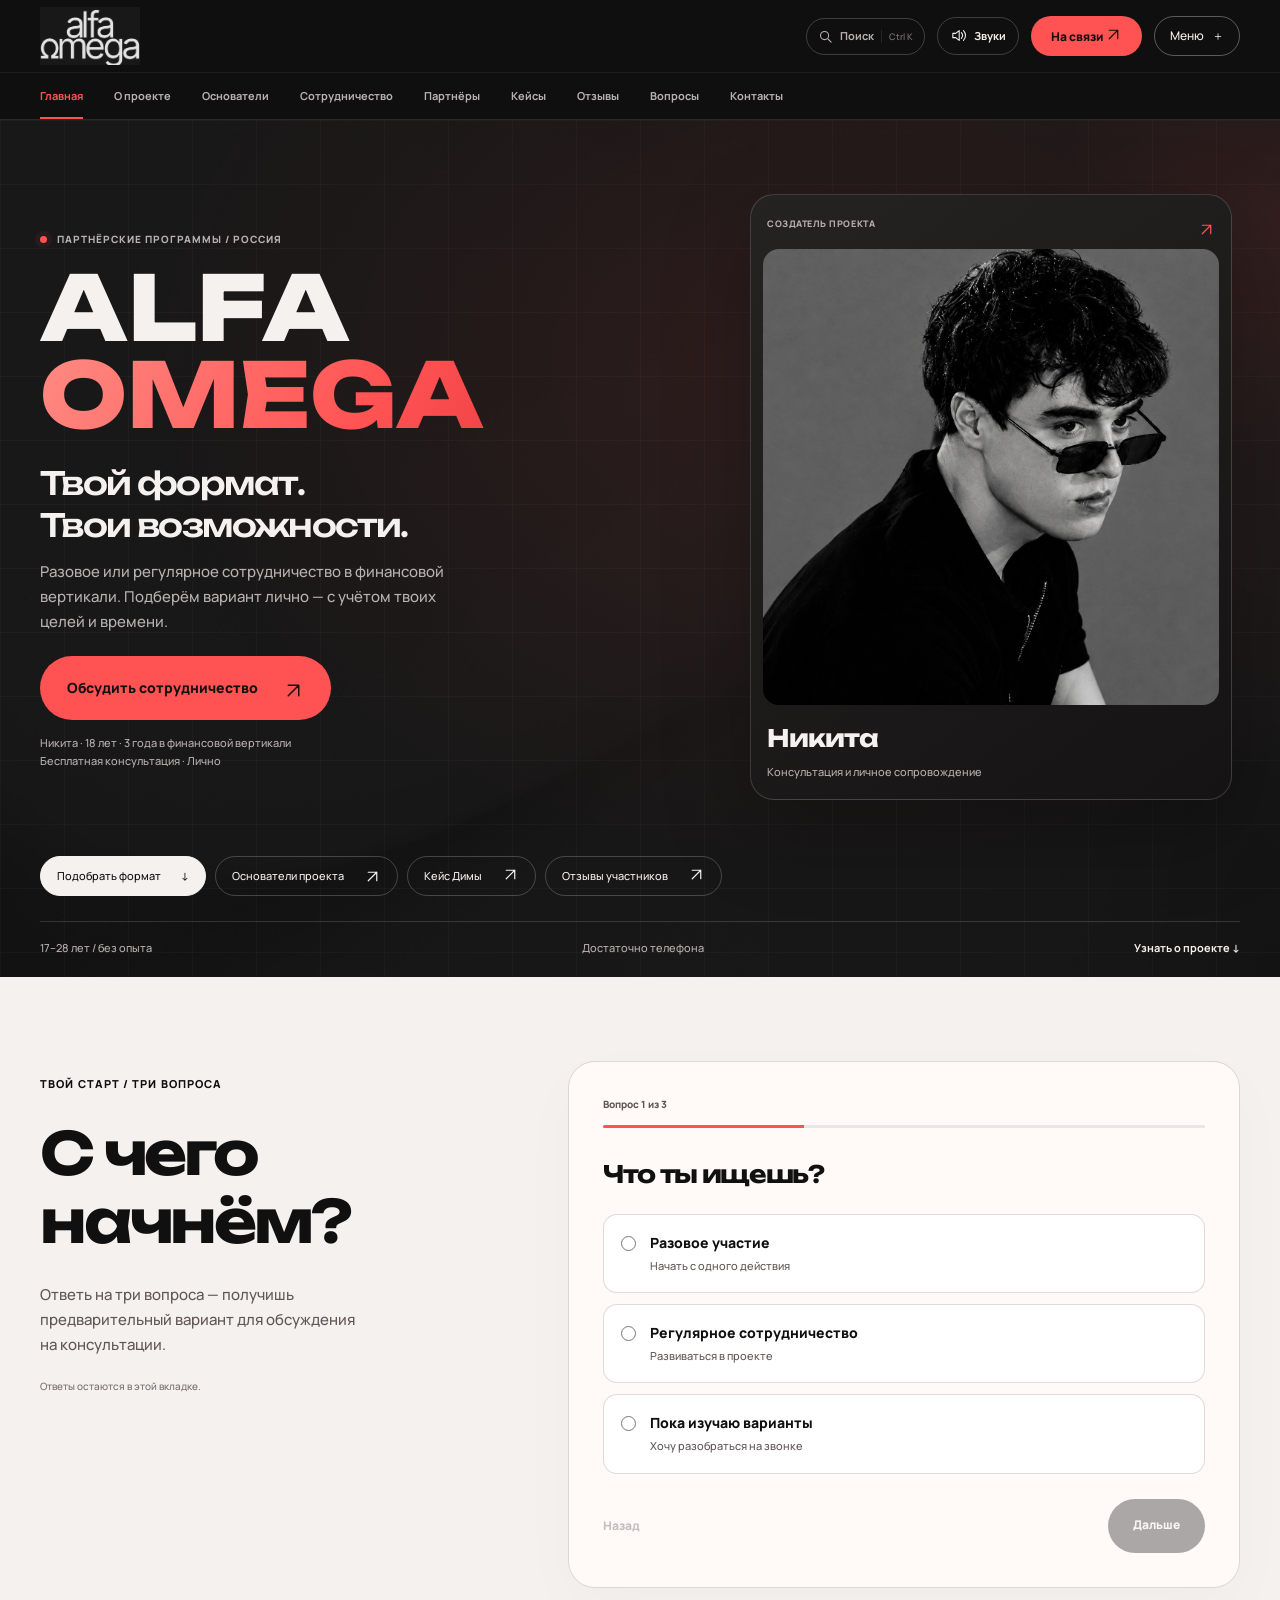
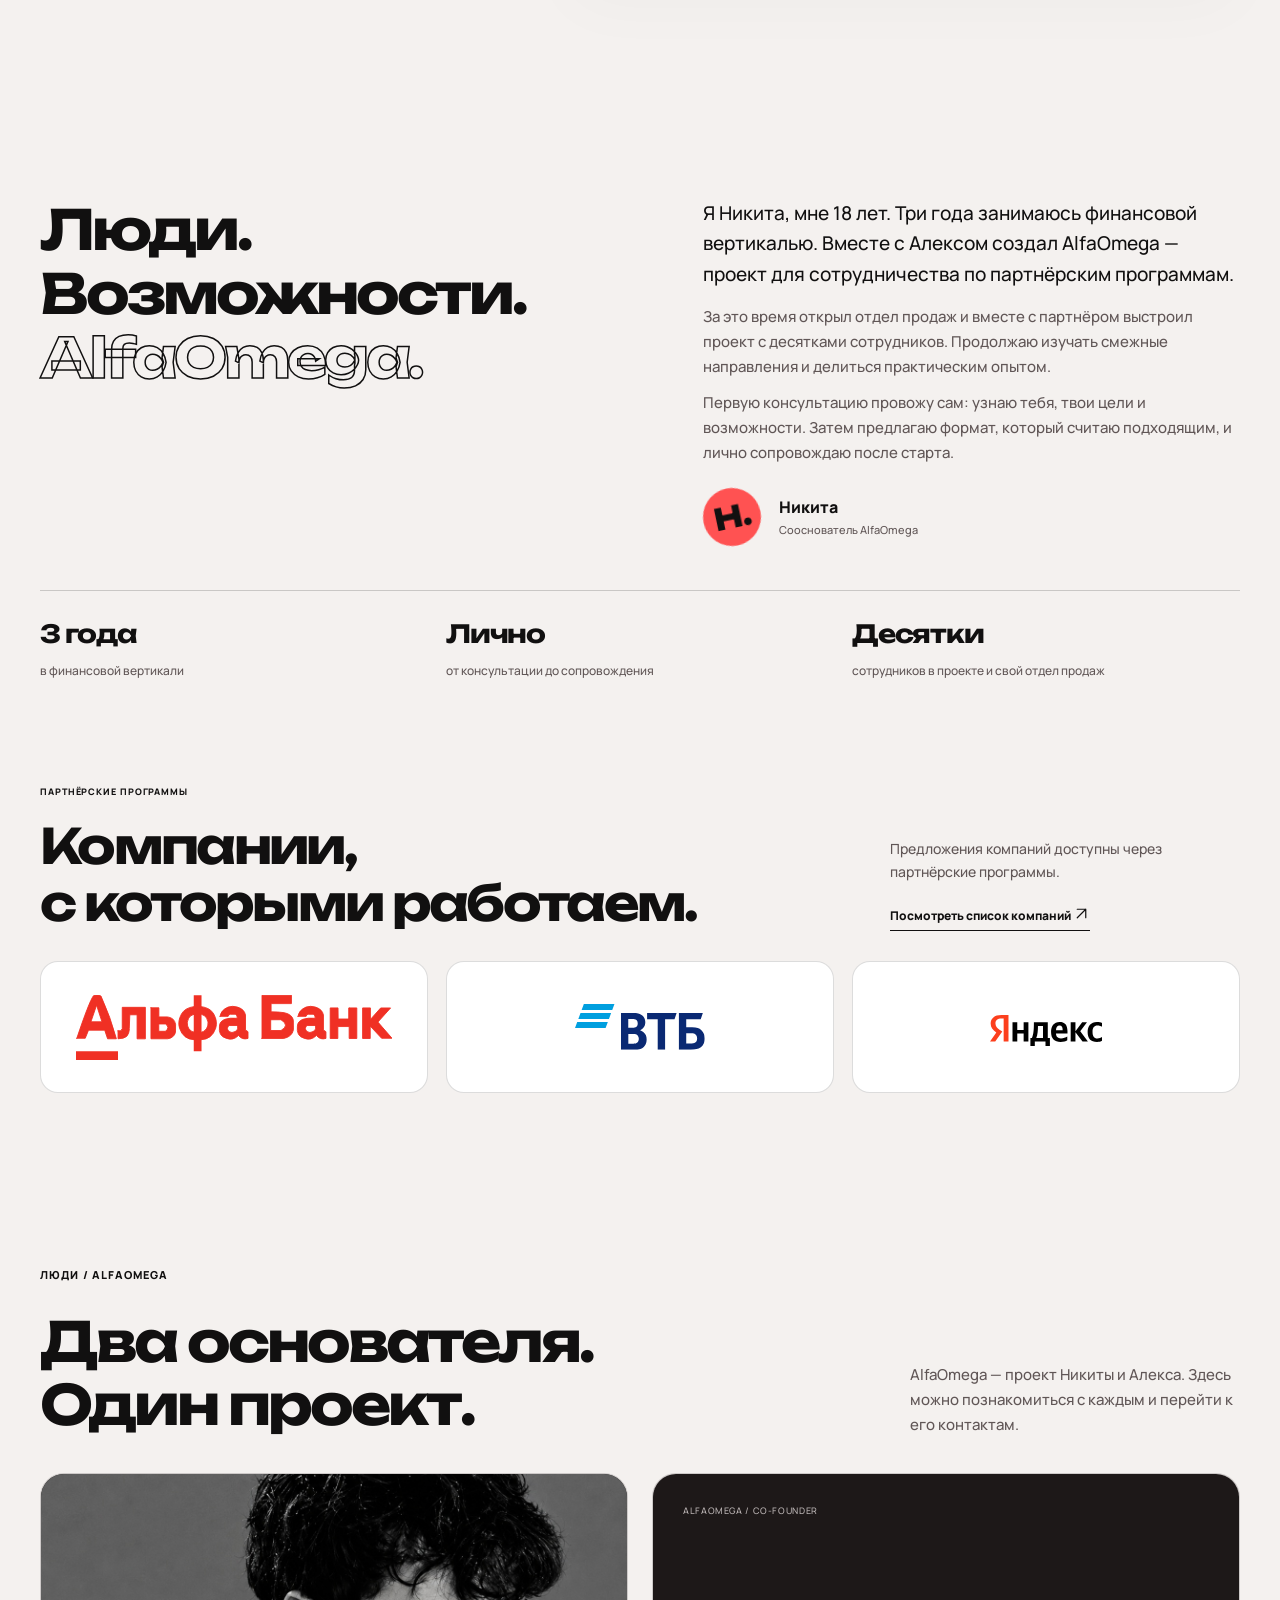
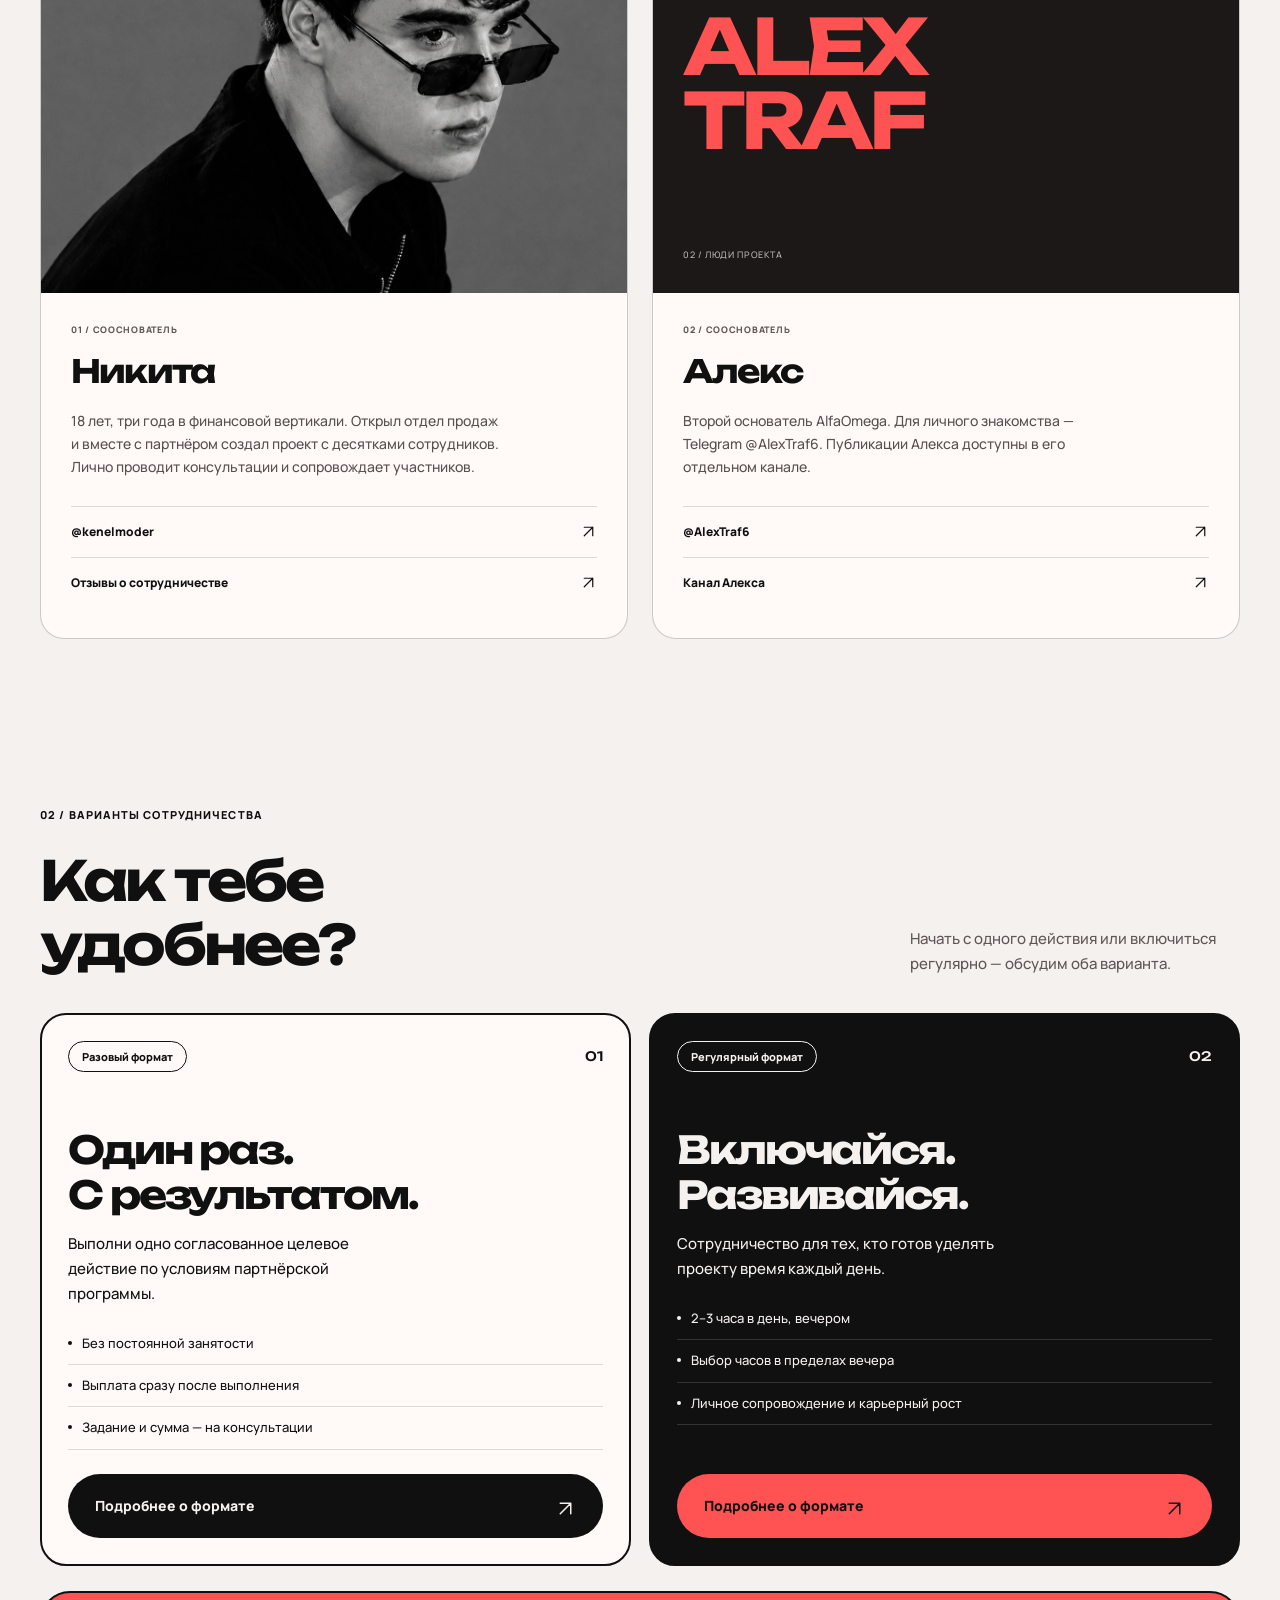
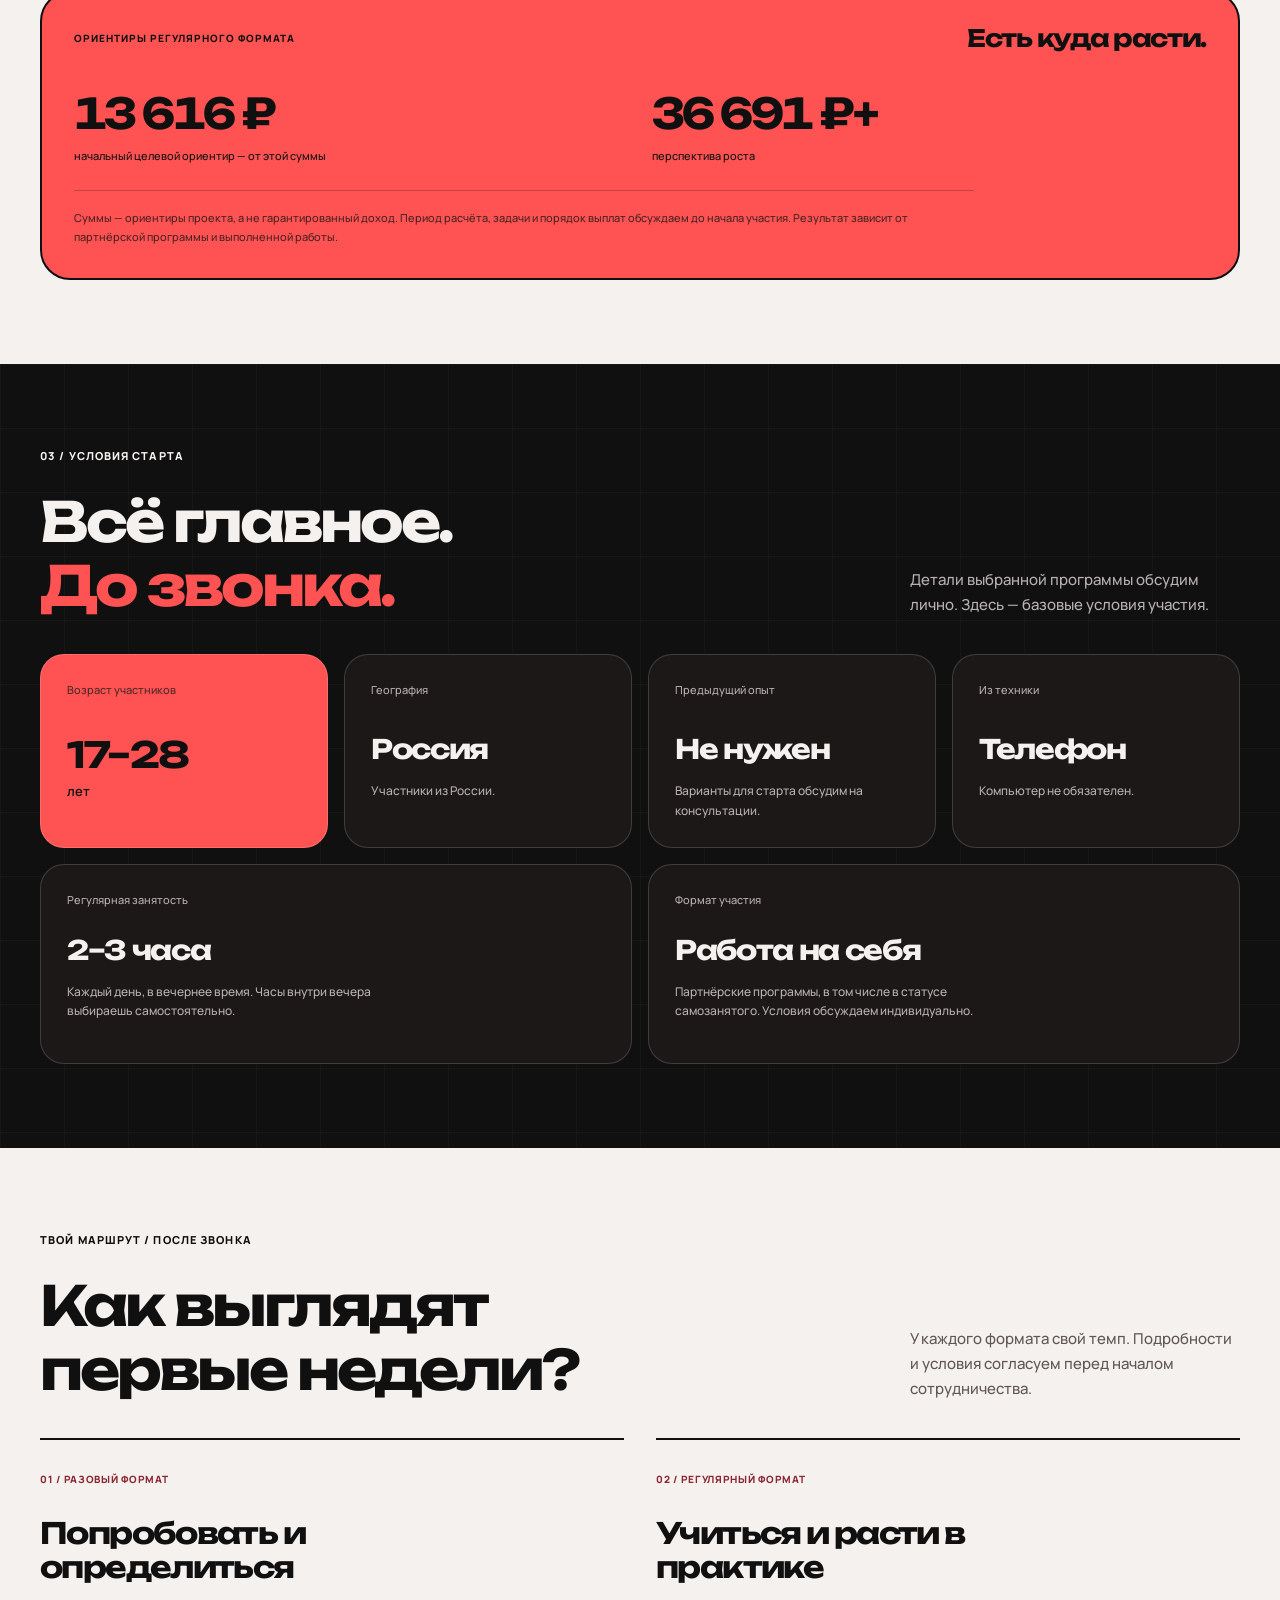
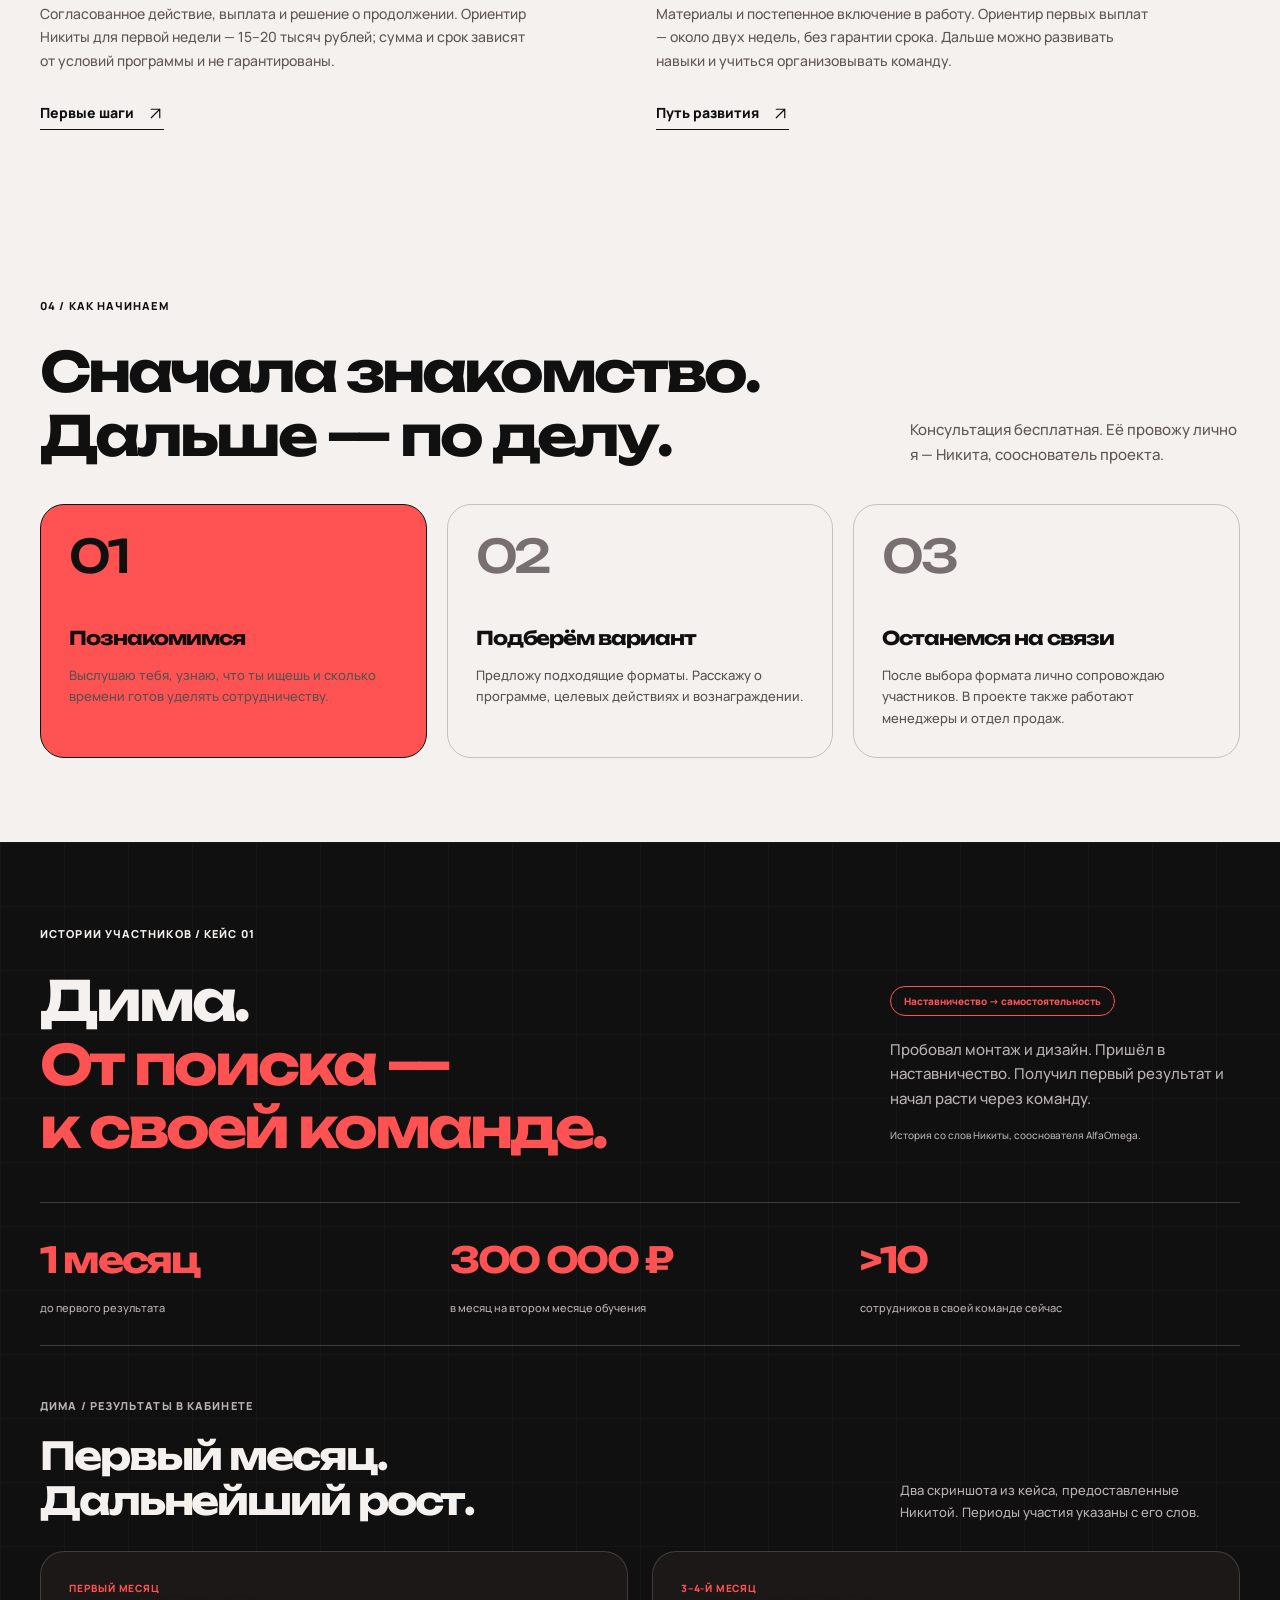
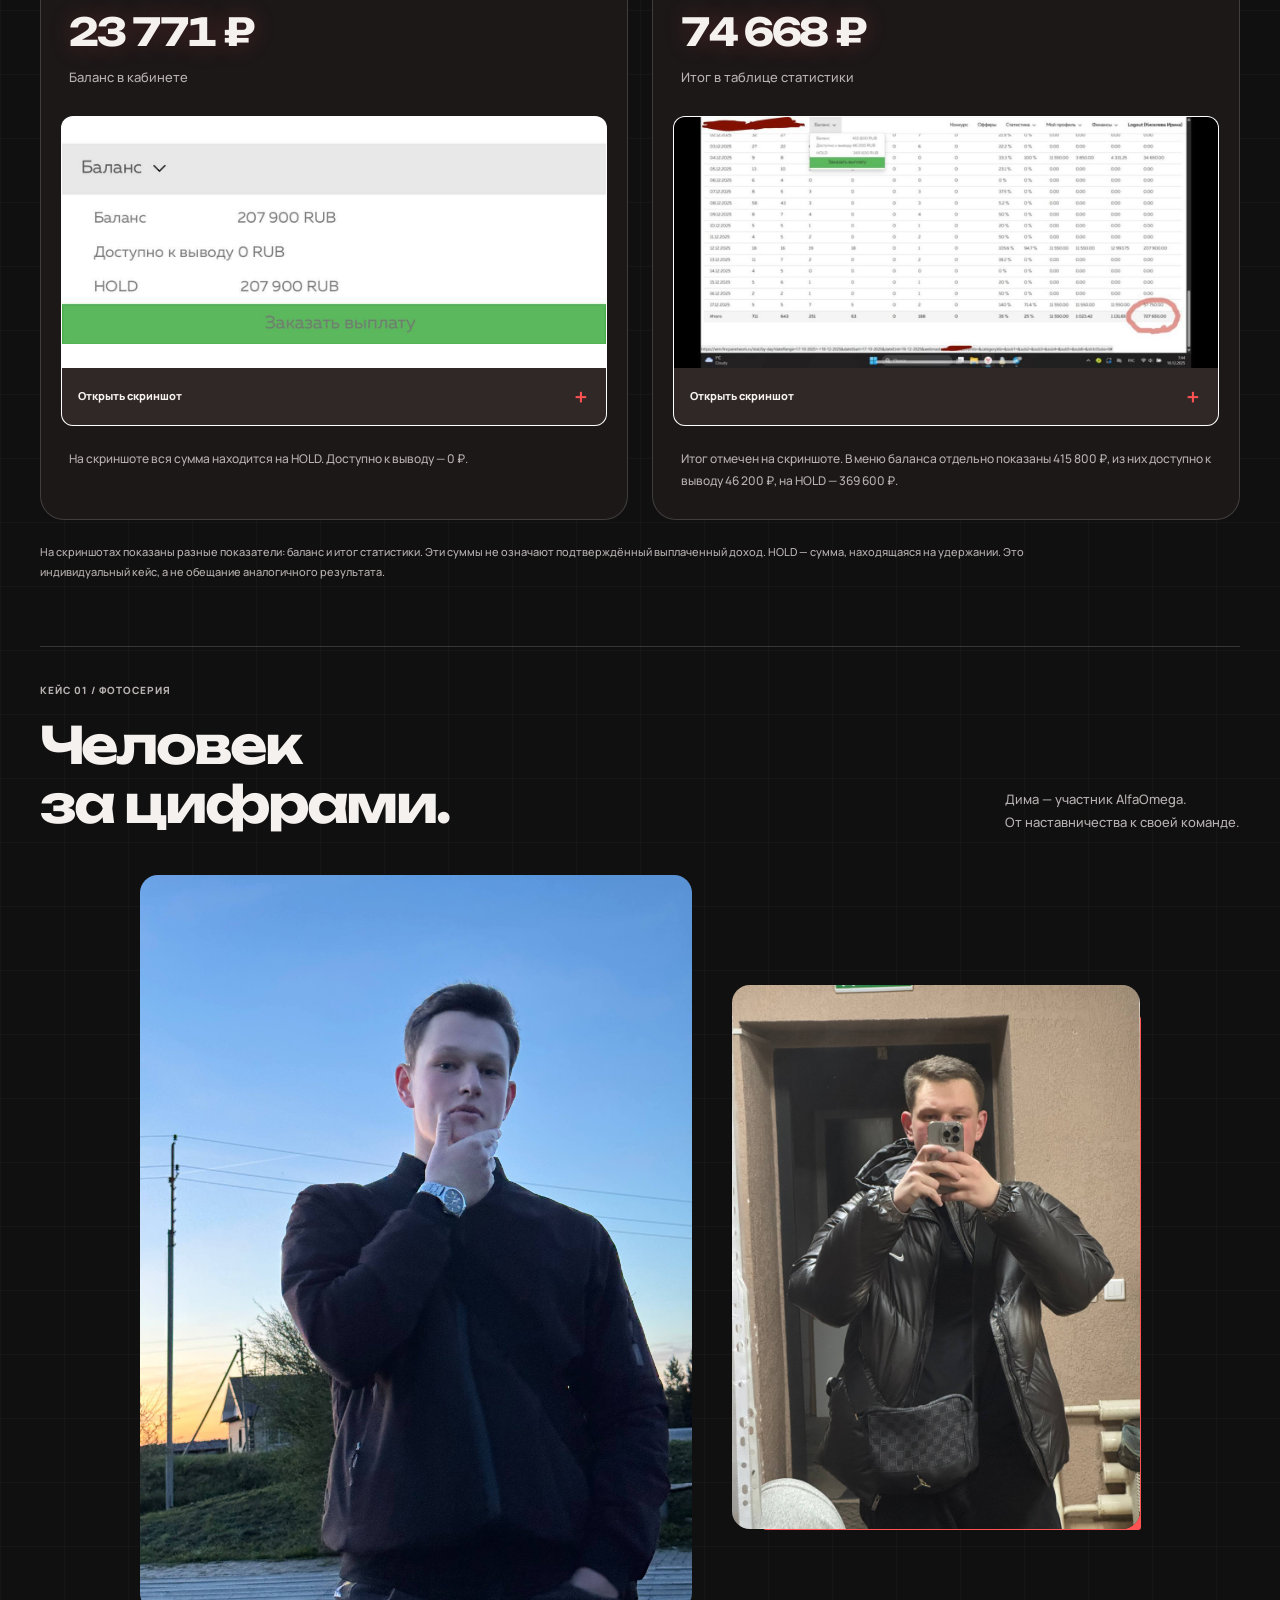
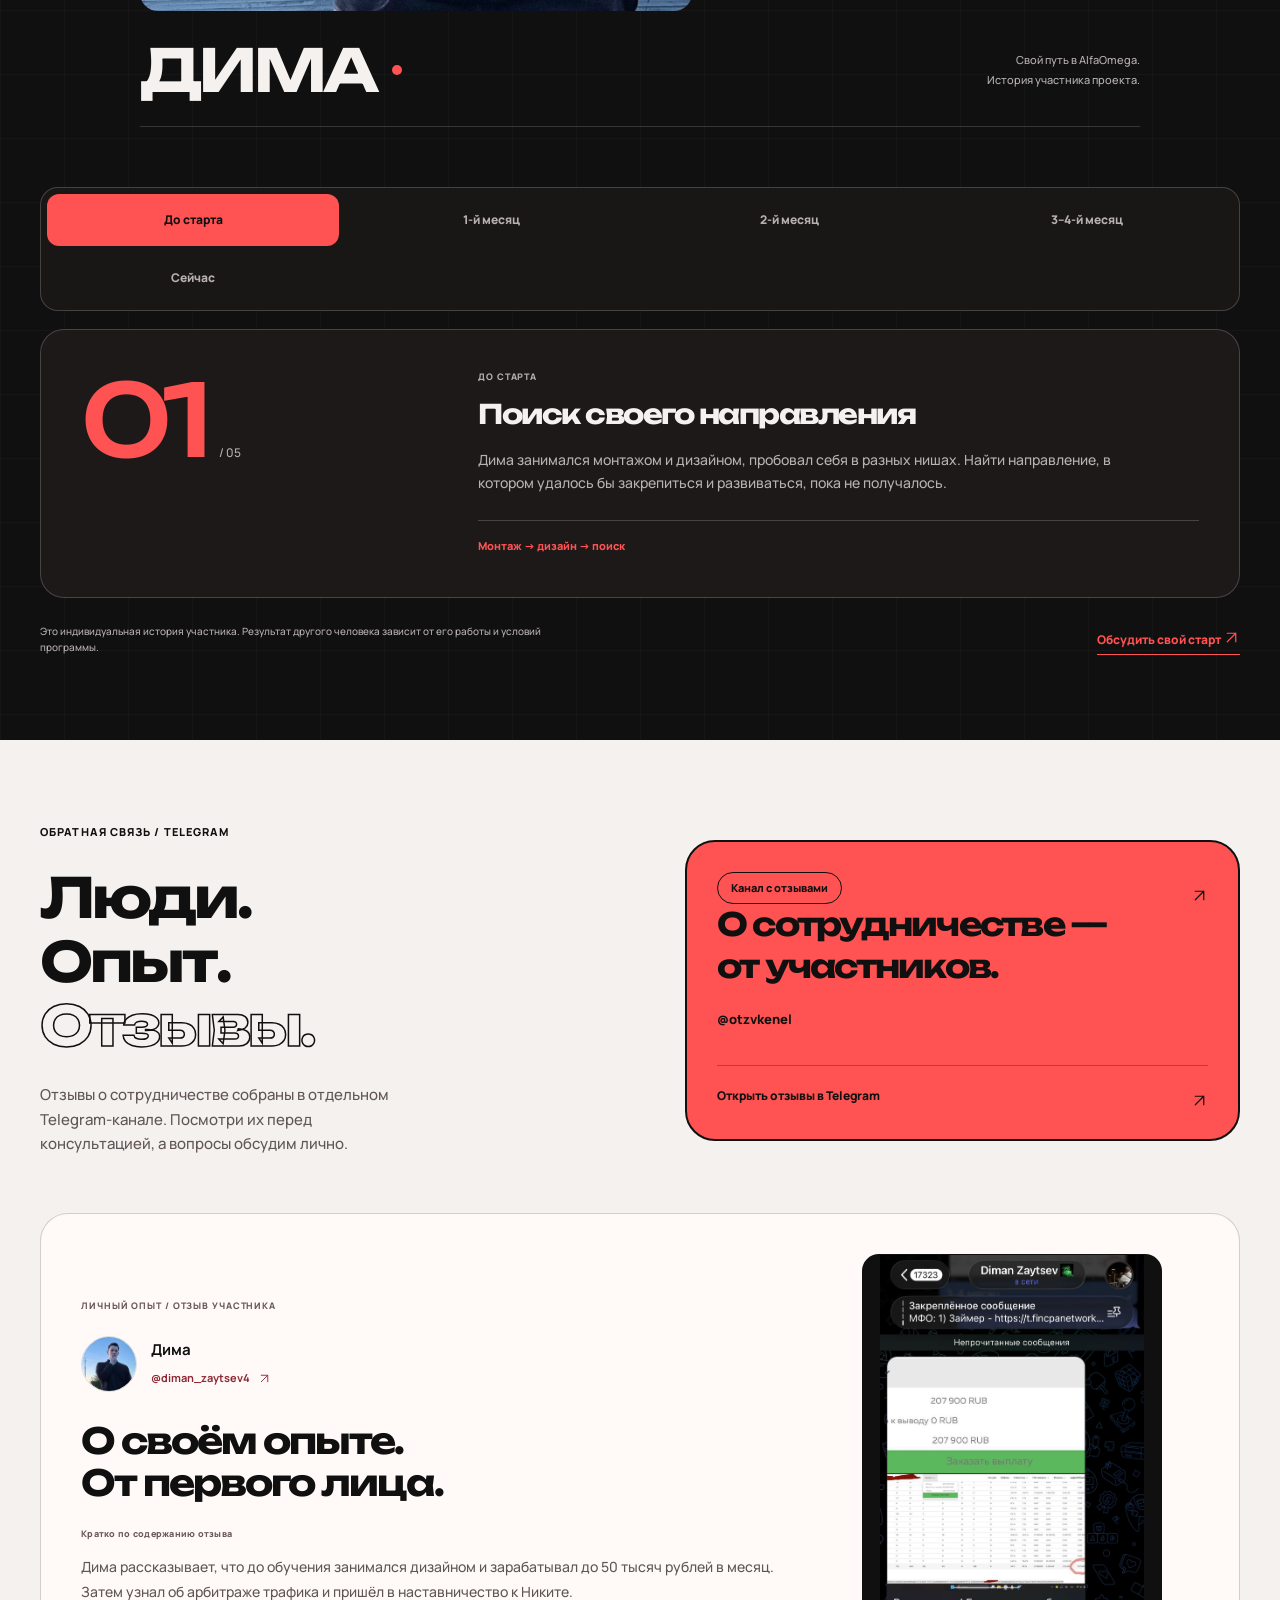
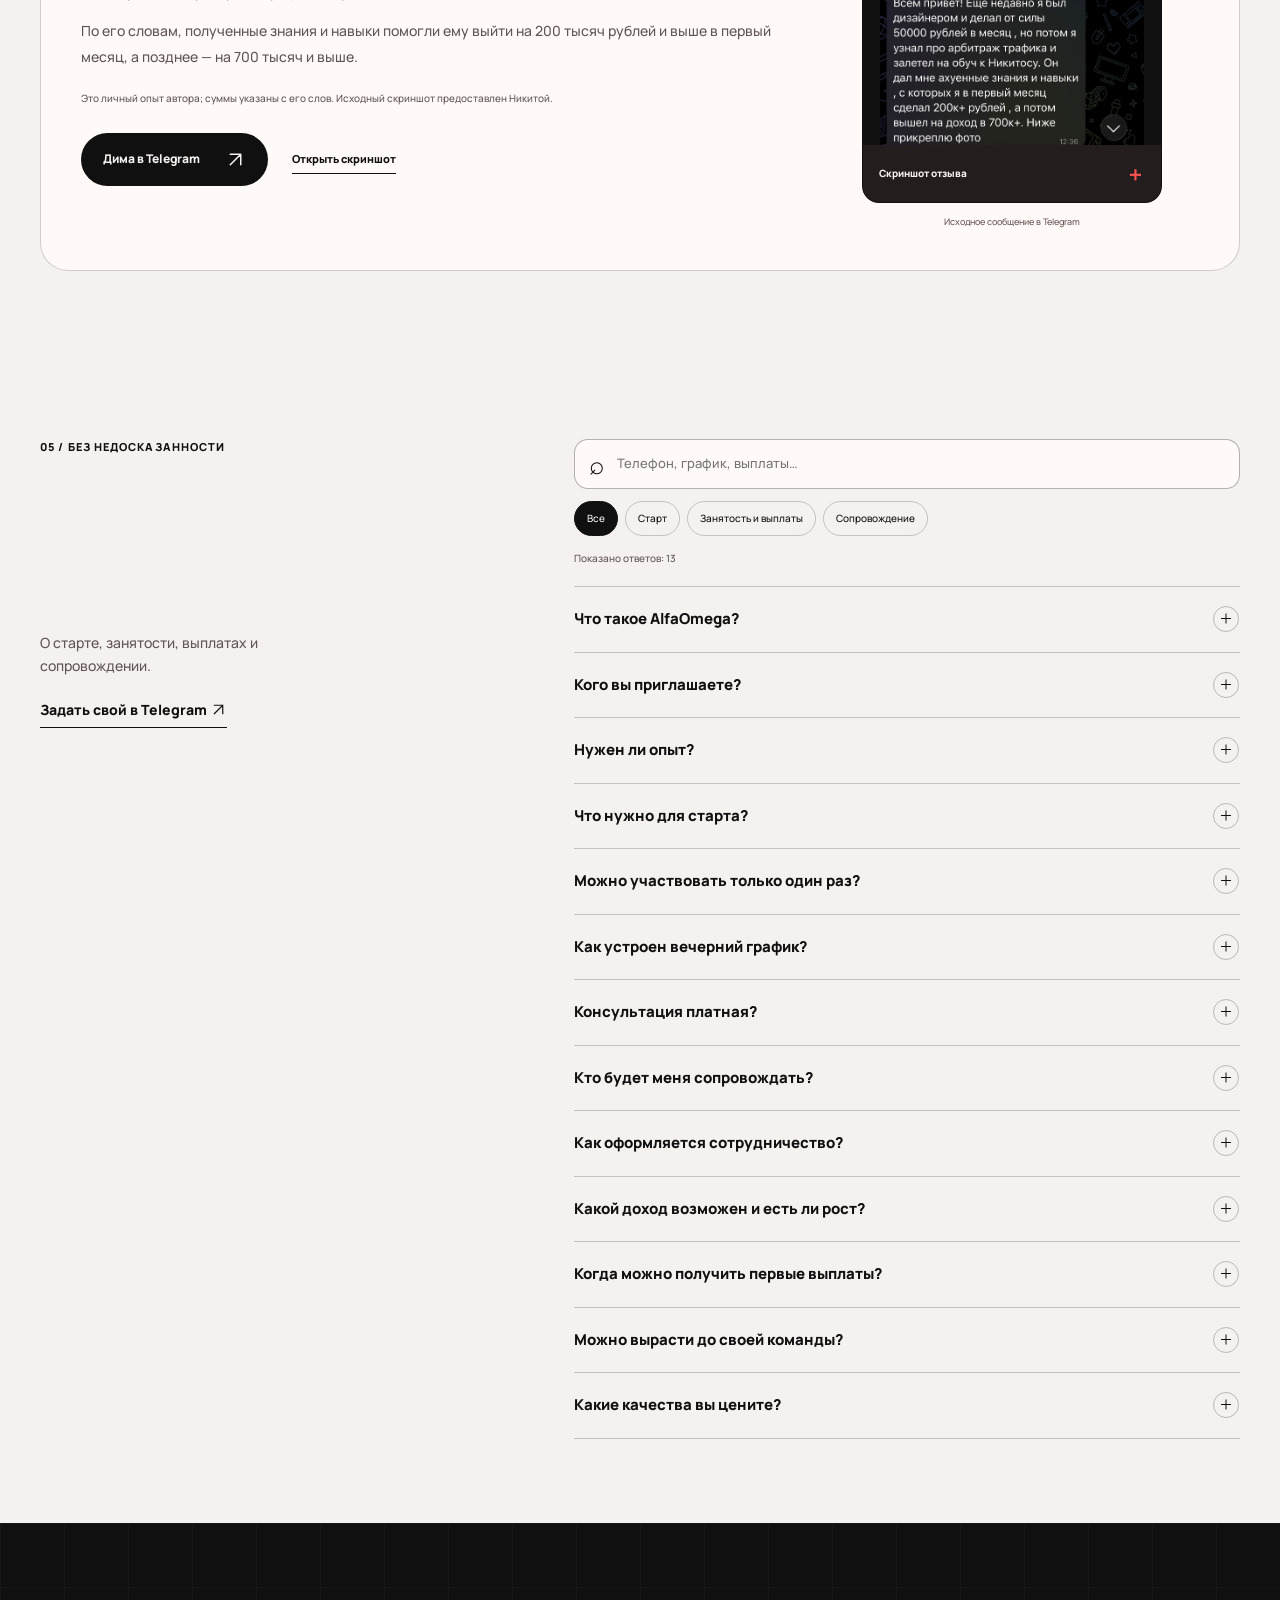
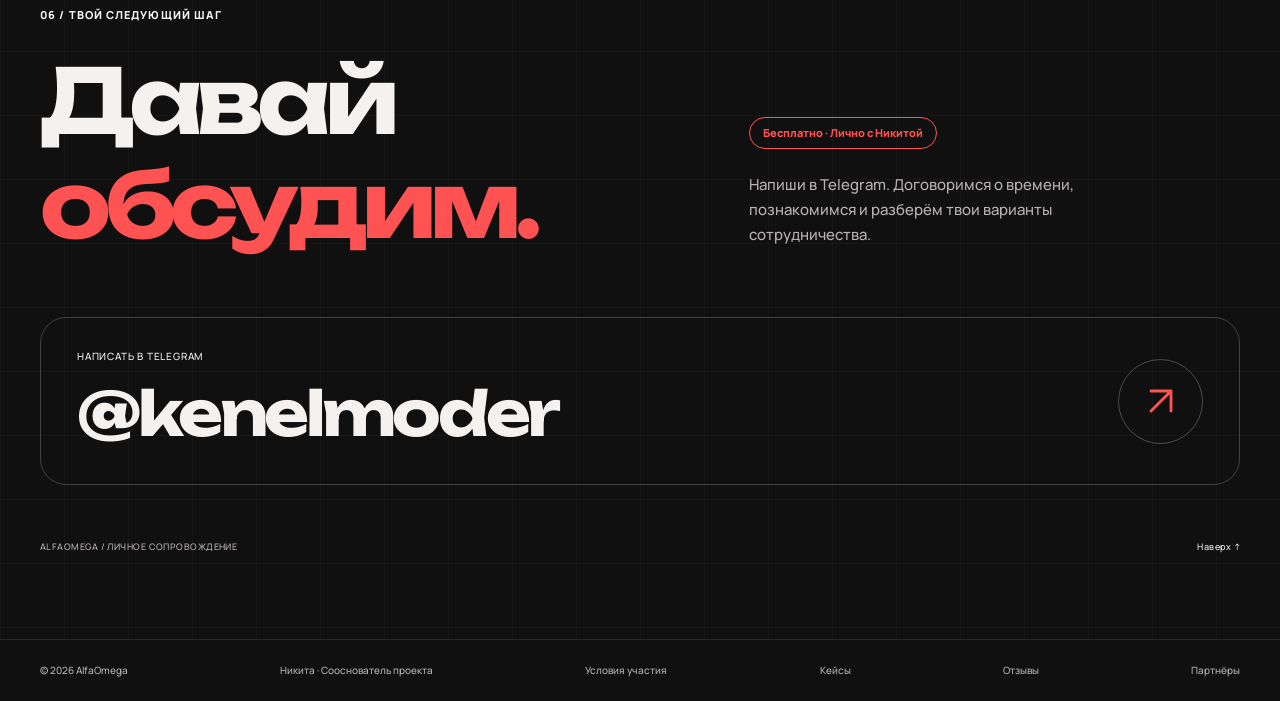
<file: index.html>
<!doctype html>
<html lang="ru">
<head>
  <meta charset="utf-8">
  <meta name="viewport" content="width=device-width, initial-scale=1">
  <meta name="robots" content="index, follow, max-image-preview:large">
  <meta name="theme-color" content="#111010">
  <title>AlfaOmega (Альфа Омега) — Никита | Сотрудничество</title>
  <meta name="description" content="AlfaOmega (Альфа Омега) — проект Никиты и Алекса в финансовой вертикали. Разовое и регулярное сотрудничество, личное сопровождение и бесплатная консультация.">
  <link rel="canonical" href="https://alfaomega-nikita.sandyplume1025.chatgpt.site/">
  <link rel="icon" href="assets/alfaomega-logo.jpeg" type="image/jpeg">
  <link rel="preload" href="assets/nikita.jpeg" as="image">
  <link rel="preload" href="assets/manrope-variable.ttf" as="font" type="font/ttf" crossorigin>
  <link rel="stylesheet" href="styles.css?v=22">
  <script src="site.js?v=20" defer></script>
  <script src="sounds.js?v=20" defer></script>
  <script src="experience.js?v=20" defer></script>
  <meta property="og:type" content="website">
  <meta property="og:locale" content="ru_RU">
  <meta property="og:title" content="AlfaOmega (Альфа Омега) — Никита | Сотрудничество">
  <meta property="og:description" content="AlfaOmega (Альфа Омега) — проект Никиты и Алекса в финансовой вертикали. Разовое и регулярное сотрудничество, личное сопровождение и бесплатная консультация.">
  <meta property="og:url" content="https://alfaomega-nikita.sandyplume1025.chatgpt.site/">
  <meta property="og:image" content="https://alfaomega-nikita.sandyplume1025.chatgpt.site/assets/nikita.jpeg">
  <meta property="og:image:alt" content="Никита, создатель AlfaOmega">
  <meta name="twitter:card" content="summary">
  <script type="application/ld+json">
{
  "@context": "https://schema.org",
  "@graph": [
    {
      "@type": "WebSite",
      "@id": "https://alfaomega-nikita.sandyplume1025.chatgpt.site/#website",
      "url": "https://alfaomega-nikita.sandyplume1025.chatgpt.site/",
      "name": "AlfaOmega",
      "alternateName": [
        "Альфа Омега",
        "АльфаОмега"
      ],
      "inLanguage": "ru-RU",
      "publisher": {
        "@id": "https://alfaomega-nikita.sandyplume1025.chatgpt.site/#project"
      }
    },
    {
      "@type": "Organization",
      "@id": "https://alfaomega-nikita.sandyplume1025.chatgpt.site/#project",
      "name": "AlfaOmega",
      "alternateName": [
        "Альфа Омега",
        "АльфаОмега"
      ],
      "url": "https://alfaomega-nikita.sandyplume1025.chatgpt.site/",
      "description": "Проект в финансовой вертикали. Сотрудничество по партнёрским программам.",
      "logo": "https://alfaomega-nikita.sandyplume1025.chatgpt.site/assets/alfaomega-logo.jpeg",
      "founder": [
        {
          "@id": "https://alfaomega-nikita.sandyplume1025.chatgpt.site/#nikita"
        },
        {
          "@id": "https://alfaomega-nikita.sandyplume1025.chatgpt.site/#alex"
        }
      ]
    },
    {
      "@type": "Person",
      "@id": "https://alfaomega-nikita.sandyplume1025.chatgpt.site/#nikita",
      "name": "Никита",
      "jobTitle": "Сооснователь AlfaOmega",
      "url": "https://alfaomega-nikita.sandyplume1025.chatgpt.site/",
      "image": "https://alfaomega-nikita.sandyplume1025.chatgpt.site/assets/nikita.jpeg",
      "sameAs": [
        "https://t.me/kenelmoder"
      ],
      "affiliation": {
        "@id": "https://alfaomega-nikita.sandyplume1025.chatgpt.site/#project"
      }
    },
    {
      "@type": "Person",
      "@id": "https://alfaomega-nikita.sandyplume1025.chatgpt.site/#alex",
      "name": "Алекс",
      "jobTitle": "Сооснователь AlfaOmega",
      "url": "https://alfaomega-nikita.sandyplume1025.chatgpt.site/founders.html",
      "sameAs": [
        "https://t.me/AlexTraf6",
        "https://t.me/+PCmVGvibhLFiMDhi"
      ],
      "affiliation": {
        "@id": "https://alfaomega-nikita.sandyplume1025.chatgpt.site/#project"
      }
    },
    {
      "@type": "WebPage",
      "@id": "https://alfaomega-nikita.sandyplume1025.chatgpt.site/#webpage",
      "url": "https://alfaomega-nikita.sandyplume1025.chatgpt.site/",
      "name": "AlfaOmega (Альфа Омега) — Никита | Сотрудничество",
      "description": "AlfaOmega (Альфа Омега) — проект Никиты и Алекса в финансовой вертикали. Разовое и регулярное сотрудничество, личное сопровождение и бесплатная консультация.",
      "inLanguage": "ru-RU",
      "isPartOf": {
        "@id": "https://alfaomega-nikita.sandyplume1025.chatgpt.site/#website"
      },
      "about": [
        {
          "@id": "https://alfaomega-nikita.sandyplume1025.chatgpt.site/#project"
        },
        {
          "@id": "https://alfaomega-nikita.sandyplume1025.chatgpt.site/#nikita"
        }
      ]
    }
  ]
}
</script>
  <script src="motion.js?v=22" defer></script>
</head>
<body class="home-page"><div class="transition-screen" aria-hidden="true"></div><div class="reading-progress" aria-hidden="true"></div>
<a class="skip-link" href="#main">Перейти к содержимому</a>
<div class="header-shell" id="top"><header class="header wrap">
<a class="wordmark" href="#top" aria-label="AlfaOmega — в начало"><span class="logo-crop"><img src="assets/alfaomega-logo.jpeg" width="1206" height="1124" alt="AlfaOmega"></span></a>
<nav class="desktop-nav" aria-label="Основная навигация"><a href="index.html" aria-current="page">Главная</a><a href="about.html">О проекте</a><a href="founders.html">Основатели</a><a href="cooperation.html">Сотрудничество</a><a href="partners.html">Партнёры</a><a href="cases.html">Кейсы</a><a href="reviews.html">Отзывы</a><a href="faq.html">Вопросы</a><a href="contact.html">Контакты</a></nav>
<div class="header-actions"><button type="button" class="quick-search-toggle" aria-label="Поиск по сайту" aria-haspopup="dialog" aria-controls="quick-navigation" hidden><svg viewBox="0 0 24 24" fill="none" aria-hidden="true"><circle cx="10.5" cy="10.5" r="6.5"/><path d="m16 16 5 5"/></svg><span>Поиск</span><kbd>⌘ K</kbd></button><button class="sfx-toggle" type="button" aria-pressed="true" aria-label="Выключить звуковые эффекты" title="Звуки интерфейса" hidden><svg viewBox="0 0 24 24" fill="none" aria-hidden="true"><path d="M4 9v6h4l5 4V5L8 9H4Z"/><path class="sfx-waves" d="M16 8a6 6 0 0 1 0 8M19 5a10 10 0 0 1 0 14"/><path class="sfx-muted" d="m16 9 6 6m-6 0 6-6"/></svg><span>Звуки</span></button><a class="header-telegram" href="https://t.me/kenelmoder" target="_blank" rel="noopener noreferrer">На связи <svg class="icon-arrow" viewBox="0 0 24 24" fill="none" aria-hidden="true"><path d="M6 18 18 6M6 6h12v12"/></svg></a><button class="menu-toggle" type="button" aria-expanded="false" aria-controls="mobile-navigation">Меню <span aria-hidden="true">＋</span></button></div></header><nav class="section-tabs" aria-label="Разделы сайта"><div class="wrap section-tabs-track"><a href="index.html" aria-current="page">Главная</a><a href="about.html">О проекте</a><a href="founders.html">Основатели</a><a href="cooperation.html">Сотрудничество</a><a href="partners.html">Партнёры</a><a href="cases.html">Кейсы</a><a href="reviews.html">Отзывы</a><a href="faq.html">Вопросы</a><a href="contact.html">Контакты</a></div></nav>
<nav class="mobile-nav" id="mobile-navigation" aria-label="Навигация для телефона" hidden><div class="wrap"><a href="index.html" aria-current="page">Главная<span aria-hidden="true">01</span></a><a href="about.html">О проекте<span aria-hidden="true">02</span></a><a href="founders.html">Основатели<span aria-hidden="true">03</span></a><a href="cooperation.html">Сотрудничество<span aria-hidden="true">04</span></a><a href="partners.html">Партнёры<span aria-hidden="true">05</span></a><a href="cases.html">Кейсы<span aria-hidden="true">06</span></a><a href="reviews.html">Отзывы<span aria-hidden="true">07</span></a><a href="faq.html">Вопросы<span aria-hidden="true">08</span></a><a href="contact.html">Контакты<span aria-hidden="true">09</span></a></div></nav></div>
<main id="main">
<section class="hero dark-grid" aria-labelledby="hero-title"><div class="wrap hero-layout">
<div class="hero-copy"><p class="eyebrow"><span class="status-dot"></span> ПАРТНЁРСКИЕ ПРОГРАММЫ / РОССИЯ</p><h1 id="hero-title">ALFA<span>OMEGA</span></h1><p class="hero-lead">Твой формат.<br>Твои возможности.</p><p class="hero-description">Разовое или регулярное сотрудничество в финансовой вертикали. Подберём вариант лично — с учётом твоих целей и времени.</p><a class="button button-lime" href="https://t.me/kenelmoder" target="_blank" rel="noopener noreferrer">Обсудить сотрудничество <span aria-hidden="true"><svg class="icon-arrow" viewBox="0 0 24 24" fill="none" aria-hidden="true"><path d="M6 18 18 6M6 6h12v12"/></svg></span></a><p class="hero-note">Никита · 18 лет · 3 года в финансовой вертикали<br>Бесплатная консультация · Лично</p></div>
<figure class="portrait-block"><div class="portrait-label"><span>СОЗДАТЕЛЬ ПРОЕКТА</span><span aria-hidden="true"><svg class="icon-arrow" viewBox="0 0 24 24" fill="none" aria-hidden="true"><path d="M6 18 18 6M6 6h12v12"/></svg></span></div><img class="portrait" src="assets/nikita.jpeg" width="640" height="640" fetchpriority="high" alt="Никита, сооснователь AlfaOmega"><figcaption><strong>Никита</strong><span>Консультация и личное сопровождение</span></figcaption></figure>
<div class="hero-explore"><a class="hero-picker-link" href="#format-picker">Подобрать формат <span aria-hidden="true">↓</span></a><a href="founders.html">Основатели проекта <svg class="icon-arrow" viewBox="0 0 24 24" fill="none" aria-hidden="true"><path d="M6 18 18 6M6 6h12v12"/></svg></a><a href="cases.html">Кейс Димы <span aria-hidden="true"><svg class="icon-arrow" viewBox="0 0 24 24" fill="none" aria-hidden="true"><path d="M6 18 18 6M6 6h12v12"/></svg></span></a><a href="reviews.html">Отзывы участников <span aria-hidden="true"><svg class="icon-arrow" viewBox="0 0 24 24" fill="none" aria-hidden="true"><path d="M6 18 18 6M6 6h12v12"/></svg></span></a></div><div class="hero-bottom"><span>17–28 лет / без опыта</span><span>Достаточно телефона</span><a href="#project">Узнать о проекте ↓</a></div></div></section>
<section class="format-picker section light" id="format-picker" aria-labelledby="picker-title"><div class="wrap picker-layout"><div class="picker-intro"><p class="section-label">ТВОЙ СТАРТ / ТРИ ВОПРОСА</p><h2 id="picker-title">С чего<br> начнём?</h2><p>Ответь на три вопроса — получишь предварительный вариант для обсуждения на консультации.</p><span>Ответы остаются в этой вкладке.</span></div><div class="picker-card"><form class="picker-form"><div class="picker-progress" hidden><span class="picker-step-label" aria-live="polite"></span><div><span></span></div></div><fieldset data-picker-step="0"><legend>Что ты ищешь?</legend><div class="picker-options"><label class="picker-option"><input type="radio" name="goal" value="once"><span><strong>Разовое участие</strong><small>Начать с одного действия</small></span></label><label class="picker-option"><input type="radio" name="goal" value="regular"><span><strong>Регулярное сотрудничество</strong><small>Развиваться в проекте</small></span></label><label class="picker-option"><input type="radio" name="goal" value="explore"><span><strong>Пока изучаю варианты</strong><small>Хочу разобраться на звонке</small></span></label></div></fieldset><fieldset data-picker-step="1"><legend>Какой график подходит?</legend><div class="picker-options"><label class="picker-option"><input type="radio" name="time" value="one"><span><strong>Только разовое участие</strong><small>Без постоянной занятости</small></span></label><label class="picker-option"><input type="radio" name="time" value="evening"><span><strong>2–3 часа вечером</strong><small>Могу выделять время ежедневно</small></span></label><label class="picker-option"><input type="radio" name="time" value="unsure"><span><strong>График пока неясен</strong><small>Нужно обсудить возможности</small></span></label></div></fieldset><fieldset data-picker-step="2"><legend>С каким опытом начинаешь?</legend><div class="picker-options"><label class="picker-option"><input type="radio" name="experience" value="new"><span><strong>Без опыта</strong><small>Хочу попробовать новое направление</small></span></label><label class="picker-option"><input type="radio" name="experience" value="some"><span><strong>Опыт уже есть</strong><small>Расскажу о нём на консультации</small></span></label><label class="picker-option"><input type="radio" name="experience" value="talk"><span><strong>Сначала познакомимся</strong><small>Предпочитаю обсудить лично</small></span></label></div></fieldset><div class="picker-controls" hidden><button type="button" class="picker-back">Назад</button><button type="button" class="button button-dark picker-next" disabled>Дальше <span aria-hidden="true">→</span></button></div></form><div class="picker-result" hidden><p class="section-label">ВАРИАНТ ДЛЯ ОБСУЖДЕНИЯ</p><h3 class="picker-result-title"></h3><p class="picker-result-description"></p><p class="picker-result-note">Окончательный формат и условия определим на личной консультации.</p><label class="picker-summary-label">Твои ответы<textarea class="picker-summary" rows="4" readonly></textarea></label><div class="picker-result-actions"><a class="button button-lime" href="https://t.me/kenelmoder" target="_blank" rel="noopener noreferrer">Обсудить с Никитой <svg class="icon-arrow" viewBox="0 0 24 24" fill="none" aria-hidden="true"><path d="M6 18 18 6M6 6h12v12"/></svg></a><button type="button" class="picker-copy">Скопировать ответы</button></div><p class="picker-copy-status" role="status"></p><button type="button" class="picker-restart">Изменить ответы</button></div><noscript><p>Обсуди подходящий формат с <a href="https://t.me/kenelmoder">Никитой в Telegram</a>.</p></noscript></div></div></section><section class="project section light" id="project" aria-labelledby="project-title"><div class="wrap"><p class="section-label">01 / ЗНАКОМСТВО</p><div class="project-layout"><div><h2 id="project-title">Люди.<br>Возможности.<br><span class="outline-word">AlfaOmega.</span></h2></div><div class="project-copy"><p class="lead">Я Никита, мне 18 лет. Три года занимаюсь финансовой вертикалью. Вместе с Алексом создал AlfaOmega — проект для сотрудничества по партнёрским программам.</p><p>За это время открыл отдел продаж и вместе с партнёром выстроил проект с десятками сотрудников. Продолжаю изучать смежные направления и делиться практическим опытом.</p><p>Первую консультацию провожу сам: узнаю тебя, твои цели и возможности. Затем предлагаю формат, который считаю подходящим, и лично сопровождаю после старта.</p><div class="signature"><span class="signature-symbol" aria-hidden="true">Н.</span><span>Никита<small>Сооснователь AlfaOmega</small></span></div></div></div><div class="facts-row"><div><strong>3 года</strong><span>в финансовой вертикали</span></div><div><strong>Лично</strong><span>от консультации до сопровождения</span></div><div><strong>Десятки</strong><span>сотрудников в проекте и свой отдел продаж</span></div></div></div></section><section class="partners-preview light" aria-labelledby="partners-preview-title"><div class="wrap"><div class="partners-preview-heading"><div><p class="section-label">ПАРТНЁРСКИЕ ПРОГРАММЫ</p><h2 id="partners-preview-title">Компании,<br>с которыми работаем.</h2></div><div><p>Предложения компаний доступны через партнёрские программы.</p><a class="text-link" href="partners.html">Посмотреть список компаний <svg class="icon-arrow" viewBox="0 0 24 24" fill="none" aria-hidden="true"><path d="M6 18 18 6M6 6h12v12"/></svg></a></div></div><div class="partner-preview-logos"><div><img src="assets/brands/alfa.svg" alt="Альфа-Банк" loading="lazy"></div><div><img src="assets/brands/vtb.svg" alt="ВТБ" loading="lazy"></div><a href="https://ya.ru/" target="_blank" rel="noopener noreferrer" aria-label="Яндекс — официальный сайт"><img src="assets/brands/yandex.svg" alt="Яндекс" loading="lazy"></a></div></div></section><section class="founders section light" id="founders" aria-labelledby="founders-title"><div class="wrap"><p class="section-label">ЛЮДИ / ALFAOMEGA</p><div class="section-heading"><h2 id="founders-title">Два основателя.<br>Один проект.</h2><p>AlfaOmega — проект Никиты и Алекса. Здесь можно познакомиться с каждым и перейти к его контактам.</p></div><div class="founder-grid"><article class="founder-card reveal"><div class="founder-visual"><img src="assets/nikita.jpeg" width="640" height="640" alt="Никита, сооснователь AlfaOmega" loading="lazy"></div><div class="founder-body"><span class="founder-number">01 / СООСНОВАТЕЛЬ</span><h3>Никита</h3><p>18 лет, три года в финансовой вертикали. Открыл отдел продаж и вместе с партнёром создал проект с десятками сотрудников. Лично проводит консультации и сопровождает участников.</p><div class="founder-links"><a href="https://t.me/kenelmoder" target="_blank" rel="noopener noreferrer">@kenelmoder <svg class="icon-arrow" viewBox="0 0 24 24" fill="none" aria-hidden="true"><path d="M6 18 18 6M6 6h12v12"/></svg></a><a href="https://t.me/otzvkenel" target="_blank" rel="noopener noreferrer">Отзывы о сотрудничестве <svg class="icon-arrow" viewBox="0 0 24 24" fill="none" aria-hidden="true"><path d="M6 18 18 6M6 6h12v12"/></svg></a></div></div></article><article class="founder-card founder-alex reveal"><div class="founder-wordmark" aria-hidden="true"><span>ALFAOMEGA / CO-FOUNDER</span><strong>ALEX<br>TRAF</strong><small>02 / ЛЮДИ ПРОЕКТА</small></div><div class="founder-body"><span class="founder-number">02 / СООСНОВАТЕЛЬ</span><h3>Алекс</h3><p>Второй основатель AlfaOmega. Для личного знакомства — Telegram @AlexTraf6. Публикации Алекса доступны в его отдельном канале.</p><div class="founder-links"><a href="https://t.me/AlexTraf6" target="_blank" rel="noopener noreferrer">@AlexTraf6 <svg class="icon-arrow" viewBox="0 0 24 24" fill="none" aria-hidden="true"><path d="M6 18 18 6M6 6h12v12"/></svg></a><a href="https://t.me/+PCmVGvibhLFiMDhi" target="_blank" rel="noopener noreferrer">Канал Алекса <svg class="icon-arrow" viewBox="0 0 24 24" fill="none" aria-hidden="true"><path d="M6 18 18 6M6 6h12v12"/></svg></a></div></div></article></div></div></section>
<section class="formats section light" id="formats" aria-labelledby="formats-title"><div class="wrap"><p class="section-label">02 / ВАРИАНТЫ СОТРУДНИЧЕСТВА</p><div class="section-heading"><h2 id="formats-title">Как тебе<br>удобнее?</h2><p>Начать с одного действия или включиться регулярно — обсудим оба варианта.</p></div><div class="offers">
<article class="offer offer-once reveal"><div class="offer-top"><span class="pill">Разовый формат</span><span class="card-index">01</span></div><h3>Один раз.<br>С результатом.</h3><p>Выполни одно согласованное целевое действие по условиям партнёрской программы.</p><ul class="offer-list"><li>Без постоянной занятости</li><li>Выплата сразу после выполнения</li><li>Задание и сумма — на консультации</li></ul><a class="button button-dark" href="#conditions" data-open-dialog="format-once">Подробнее о формате <span aria-hidden="true"><svg class="icon-arrow" viewBox="0 0 24 24" fill="none" aria-hidden="true"><path d="M6 18 18 6M6 6h12v12"/></svg></span></a></article>
<article class="offer offer-regular reveal"><div class="offer-top"><span class="pill">Регулярный формат</span><span class="card-index">02</span></div><h3>Включайся.<br>Развивайся.</h3><p>Сотрудничество для тех, кто готов уделять проекту время каждый день.</p><ul class="offer-list"><li>2–3 часа в день, вечером</li><li>Выбор часов в пределах вечера</li><li>Личное сопровождение и карьерный рост</li></ul><a class="button button-lime" href="#conditions" data-open-dialog="format-regular">Подробнее о формате <span aria-hidden="true"><svg class="icon-arrow" viewBox="0 0 24 24" fill="none" aria-hidden="true"><path d="M6 18 18 6M6 6h12v12"/></svg></span></a></article></div>
<div class="income-box reveal"><div class="income-heading"><span class="section-label">ОРИЕНТИРЫ РЕГУЛЯРНОГО ФОРМАТА</span><h3>Есть куда расти.</h3></div><div class="income-values"><div><strong class="money-counter" data-count-to="100000" data-count-suffix=" ₽"><span class="money-reserve" aria-hidden="true">100 000 ₽</span><span class="money-display" aria-hidden="true">100 000 ₽</span><span class="sr-only">100 000 рублей</span></strong><small>начальный целевой ориентир — от этой суммы</small></div><div><strong class="money-counter" data-count-to="300000" data-count-suffix=" ₽+"><span class="money-reserve" aria-hidden="true">300 000 ₽+</span><span class="money-display" aria-hidden="true">300 000 ₽+</span><span class="sr-only">300 000 рублей и выше</span></strong><small>перспектива роста</small></div></div><p class="income-note">Суммы — ориентиры проекта, а не гарантированный доход. Период расчёта, задачи и порядок выплат обсуждаем до начала участия. Результат зависит от партнёрской программы и выполненной работы.</p></div></div></section>
<section class="conditions section dark-grid" id="conditions" aria-labelledby="conditions-title"><div class="wrap"><p class="section-label">03 / УСЛОВИЯ СТАРТА</p><div class="section-heading"><h2 id="conditions-title">Всё главное.<br><span class="lime-text">До звонка.</span></h2><p>Детали выбранной программы обсудим лично. Здесь — базовые условия участия.</p></div><dl class="conditions-grid"><div class="condition-age reveal"><dt>Возраст участников</dt><dd>17–28<span>лет</span></dd></div><div class="reveal"><dt>География</dt><dd>Россия</dd><p>Участники из России.</p></div><div class="reveal"><dt>Предыдущий опыт</dt><dd>Не нужен</dd><p>Варианты для старта обсудим на консультации.</p></div><div class="reveal"><dt>Из техники</dt><dd>Телефон</dd><p>Компьютер не обязателен.</p></div><div class="condition-wide reveal"><dt>Регулярная занятость</dt><dd>2–3 часа</dd><p>Каждый день, в вечернее время. Часы внутри вечера выбираешь самостоятельно.</p></div><div class="condition-wide reveal"><dt>Формат участия</dt><dd>Работа на себя</dd><p>Партнёрские программы, в том числе в статусе самозанятого. Условия обсуждаем индивидуально.</p></div></dl></div></section>
<section class="start-preview section light" aria-labelledby="start-preview-title"><div class="wrap"><p class="section-label">ТВОЙ МАРШРУТ / ПОСЛЕ ЗВОНКА</p><div class="section-heading"><h2 id="start-preview-title">Как выглядят<br>первые недели?</h2><p>У каждого формата свой темп. Подробности и условия согласуем перед началом сотрудничества.</p></div><div class="start-preview-grid"><article class="reveal"><span>01 / РАЗОВЫЙ ФОРМАТ</span><h3>Попробовать и определиться</h3><p>Согласованное действие, выплата и решение о продолжении. Ориентир Никиты для первой недели — 15–20 тысяч рублей; сумма и срок зависят от условий программы и не гарантированы.</p><a class="text-link" href="cooperation.html#first-weeks">Первые шаги <svg class="icon-arrow" viewBox="0 0 24 24" fill="none" aria-hidden="true"><path d="M6 18 18 6M6 6h12v12"/></svg></a></article><article class="reveal"><span>02 / РЕГУЛЯРНЫЙ ФОРМАТ</span><h3>Учиться и расти в практике</h3><p>Материалы и постепенное включение в работу. Ориентир первых выплат — около двух недель, без гарантии срока. Дальше можно развивать навыки и учиться организовывать команду.</p><a class="text-link" href="cooperation.html#growth">Путь развития <svg class="icon-arrow" viewBox="0 0 24 24" fill="none" aria-hidden="true"><path d="M6 18 18 6M6 6h12v12"/></svg></a></article></div></div></section><section class="support section light" id="support" aria-labelledby="support-title"><div class="wrap"><p class="section-label">04 / КАК НАЧИНАЕМ</p><div class="section-heading"><h2 id="support-title">Сначала знакомство.<br>Дальше — по делу.</h2><p>Консультация бесплатная. Её провожу лично я — Никита, сооснователь проекта.</p></div><ol class="steps"><li class="reveal"><span class="step-number">01</span><h3>Познакомимся</h3><p>Выслушаю тебя, узнаю, что ты ищешь и сколько времени готов уделять сотрудничеству.</p></li><li class="reveal"><span class="step-number">02</span><h3>Подберём вариант</h3><p>Предложу подходящие форматы. Расскажу о программе, целевых действиях и вознаграждении.</p></li><li class="reveal"><span class="step-number">03</span><h3>Останемся на связи</h3><p>После выбора формата лично сопровождаю участников. В проекте также работают менеджеры и отдел продаж.</p></li></ol></div></section>
<section class="cases section dark-grid" id="cases" aria-labelledby="cases-title"><div class="wrap"><p class="section-label">ИСТОРИИ УЧАСТНИКОВ / КЕЙС 01</p><div class="section-heading"><h2 id="cases-title">Дима.<br><span class="lime-text">От поиска —<br>к своей команде.</span></h2><div class="case-intro"><span class="pill">Наставничество → самостоятельность</span><p>Пробовал монтаж и дизайн. Пришёл в наставничество. Получил первый результат и начал расти через команду.</p><span class="case-source">История со слов Никиты, сооснователя AlfaOmega.</span></div></div><div class="case-stats"><div><strong>1 месяц</strong><span>до первого результата</span></div><div><strong>300 000 ₽</strong><span>в месяц на втором месяце обучения</span></div><div><strong>&gt;10</strong><span>сотрудников в своей команде сейчас</span></div></div><div class="case-results" id="dima-results" aria-labelledby="case-results-title"><div class="results-heading"><div><p class="section-label">ДИМА / РЕЗУЛЬТАТЫ В КАБИНЕТЕ</p><h3 id="case-results-title">Первый месяц.<br>Дальнейший рост.</h3></div><p>Два скриншота из кейса, предоставленные Никитой. Периоды участия указаны с его слов.</p></div><div class="result-grid"><figure class="result-card reveal"><figcaption><span class="result-period">ПЕРВЫЙ МЕСЯЦ</span><strong class="money-counter" data-count-to="207900" data-count-suffix=" ₽"><span class="money-reserve" aria-hidden="true">207 900 ₽</span><span class="money-display" aria-hidden="true">207 900 ₽</span><span class="sr-only">207 900 рублей</span></strong><span class="result-measure">Баланс в кабинете</span></figcaption><a class="result-image" href="assets/dima-result-month-1.jpeg" data-open-dialog="dima-result-1" aria-label="Увеличить скриншот: первый месяц" target="_blank" rel="noopener"><img src="assets/dima-result-month-1.jpeg" width="1280" height="476" alt="Первый месяц: баланс 207 900 рублей, HOLD 207 900 рублей, доступно к выводу 0 рублей." loading="lazy"><span>Открыть скриншот <span aria-hidden="true">＋</span></span></a><p class="result-explanation">На скриншоте вся сумма находится на HOLD. Доступно к выводу — 0 ₽.</p></figure><figure class="result-card reveal"><figcaption><span class="result-period">3–4-Й МЕСЯЦ</span><strong class="money-counter" data-count-to="727650" data-count-suffix=" ₽"><span class="money-reserve" aria-hidden="true">727 650 ₽</span><span class="money-display" aria-hidden="true">727 650 ₽</span><span class="sr-only">727 650 рублей</span></strong><span class="result-measure">Итог в таблице статистики</span></figcaption><a class="result-image" href="assets/dima-result-month-3-4.jpeg" data-open-dialog="dima-result-3-4" aria-label="Увеличить скриншот: 3–4-й месяц" target="_blank" rel="noopener"><img src="assets/dima-result-month-3-4.jpeg" width="1280" height="590" alt="Скриншот статистики, отнесённый Никитой к третьему–четвёртому месяцу: итог таблицы 727 650 рублей." loading="lazy"><span>Открыть скриншот <span aria-hidden="true">＋</span></span></a><p class="result-explanation">Итог отмечен на скриншоте. В меню баланса отдельно показаны 415 800 ₽, из них доступно к выводу 46 200 ₽, на HOLD — 369 600 ₽.</p></figure></div><p class="results-context">На скриншотах показаны разные показатели: баланс и итог статистики. Эти суммы не означают подтверждённый выплаченный доход. HOLD — сумма, находящаяся на удержании. Это индивидуальный кейс, а не обещание аналогичного результата.</p></div><div class="dima-editorial" aria-labelledby="dima-editorial-title"><div class="dima-editorial-heading"><div><p class="section-label">КЕЙС 01 / ФОТОСЕРИЯ</p><h3 id="dima-editorial-title">Человек<br>за цифрами.</h3></div><p>Дима — участник AlfaOmega.<br>От наставничества к своей команде.</p></div><figure class="dima-photo-series"><div class="dima-editorial-grid"><div class="dima-editorial-frame dima-editorial-primary reveal"><img src="assets/dima-before.jpeg" width="1920" height="2560" alt="Дима — портрет на улице" loading="lazy"></div><div class="dima-editorial-frame dima-editorial-secondary reveal"><img src="assets/dima-after.jpeg" width="1920" height="2560" alt="Дима — второй кадр фотосерии" loading="lazy"></div></div><figcaption><span class="dima-editorial-name">ДИМА<span class="dima-editorial-dot" aria-hidden="true"></span></span><span>Свой путь в AlfaOmega.<br>История участника проекта.</span></figcaption></figure></div><div class="case-story" data-story><div class="story-tabs" aria-label="Этапы истории Димы" hidden><button type="button" id="stage-tab-0" data-stage="0">До старта</button><button type="button" id="stage-tab-1" data-stage="1">1-й месяц</button><button type="button" id="stage-tab-2" data-stage="2">2-й месяц</button><button type="button" id="stage-tab-3" data-stage="3">3–4-й месяц</button><button type="button" id="stage-tab-4" data-stage="4">Сейчас</button></div><div class="story-panels"><article class="story-panel" id="stage-panel-0" data-story-panel="0"><div class="stage-counter" aria-hidden="true">01<span>/ 05</span></div><div><p class="section-label">ДО СТАРТА</p><h3>Поиск своего направления</h3><p>Дима занимался монтажом и дизайном, пробовал себя в разных нишах. Найти направление, в котором удалось бы закрепиться и развиваться, пока не получалось.</p><span class="stage-milestone">Монтаж → дизайн → поиск</span></div></article><article class="story-panel" id="stage-panel-1" data-story-panel="1"><div class="stage-counter" aria-hidden="true">02<span>/ 05</span></div><div><p class="section-label">1-Й МЕСЯЦ</p><h3>Начало наставничества</h3><p>Один из менеджеров проекта познакомил Диму с Никитой. Дима вошёл в наставничество и за первый месяц получил свой первый результат. На скриншоте, предоставленном Никитой для этого этапа, — баланс 207 900 ₽; вся сумма на HOLD, доступно к выводу 0 ₽. Затем работа начала постепенно масштабироваться.</p><span class="stage-milestone">207 900 ₽ / баланс на HOLD</span></div></article><article class="story-panel" id="stage-panel-2" data-story-panel="2"><div class="stage-counter" aria-hidden="true">03<span>/ 05</span></div><div><p class="section-label">2-Й МЕСЯЦ</p><h3>Рост через команду</h3><p>По словам Никиты, на втором месяце обучения Дима вышел на доход 300 000 ₽ в месяц. Дальнейшее масштабирование строилось через работу в команде.</p><span class="stage-milestone">300 000 ₽ / месяц</span></div></article><article class="story-panel" id="stage-panel-3" data-story-panel="3"><div class="stage-counter" aria-hidden="true">04<span>/ 05</span></div><div><p class="section-label">3–4-Й МЕСЯЦ</p><h3>Расширение масштаба</h3><p>К этому этапу Никита относит второй скриншот: в таблице статистики отмечен итог 727 650 ₽. Это показатель кабинета, а не подтверждение выплаченного личного дохода. Полный снимок и значения баланса можно открыть выше.</p><span class="stage-milestone">727 650 ₽ / итог статистики</span></div></article><article class="story-panel" id="stage-panel-4" data-story-panel="4"><div class="stage-counter" aria-hidden="true">05<span>/ 05</span></div><div><p class="section-label">СЕЙЧАС</p><h3>Самостоятельная работа</h3><p>Сейчас Дима работает самостоятельно, без личного наставничества Никиты. У него команда более чем из 10 сотрудников, и он продолжает развивать своё направление.</p><span class="stage-milestone">Более 10 сотрудников</span></div></article></div></div><div class="case-bottom"><p>Это индивидуальная история участника. Результат другого человека зависит от его работы и условий программы.</p><a class="text-link" href="https://t.me/kenelmoder" target="_blank" rel="noopener noreferrer">Обсудить свой старт <svg class="icon-arrow" viewBox="0 0 24 24" fill="none" aria-hidden="true"><path d="M6 18 18 6M6 6h12v12"/></svg></a></div></div></section>
<section class="reviews section light" id="reviews" aria-labelledby="reviews-title"><div class="wrap reviews-layout"><div><p class="section-label">ОБРАТНАЯ СВЯЗЬ / TELEGRAM</p><h2 id="reviews-title">Люди.<br>Опыт.<br><span class="outline-word">Отзывы.</span></h2><p class="reviews-description">Отзывы о сотрудничестве собраны в отдельном Telegram-канале. Посмотри их перед консультацией, а вопросы обсудим лично.</p></div><a class="reviews-card reveal" href="https://t.me/otzvkenel" target="_blank" rel="noopener noreferrer"><div class="reviews-card-top"><span class="pill">Канал с отзывами</span><span class="reviews-mark" aria-hidden="true"><svg class="icon-arrow" viewBox="0 0 24 24" fill="none" aria-hidden="true"><path d="M6 18 18 6M6 6h12v12"/></svg></span></div><h3>О сотрудничестве —<br>от участников.</h3><span class="reviews-handle">@otzvkenel</span><span class="reviews-card-bottom">Открыть отзывы в Telegram <span aria-hidden="true"><svg class="icon-arrow" viewBox="0 0 24 24" fill="none" aria-hidden="true"><path d="M6 18 18 6M6 6h12v12"/></svg></span></span></a></div><div class="wrap testimonial-wrap"><article class="dima-testimonial reveal" id="dima-review" aria-labelledby="dima-review-title"><div class="testimonial-copy"><p class="section-label">ЛИЧНЫЙ ОПЫТ / ОТЗЫВ УЧАСТНИКА</p><div class="testimonial-person"><img src="assets/dima-before.jpeg" width="1920" height="2560" alt="" loading="lazy"><div><strong>Дима</strong><a href="https://t.me/diman_zaytsev4" target="_blank" rel="noopener noreferrer">@diman_zaytsev4 <svg class="icon-arrow" viewBox="0 0 24 24" fill="none" aria-hidden="true"><path d="M6 18 18 6M6 6h12v12"/></svg></a></div></div><h3 id="dima-review-title">О своём опыте.<br>От первого лица.</h3><span class="testimonial-summary-label">Кратко по содержанию отзыва</span><p>Дима рассказывает, что до обучения занимался дизайном и зарабатывал до 50 тысяч рублей в месяц. Затем узнал об арбитраже трафика и пришёл в наставничество к Никите.</p><p>По его словам, полученные знания и навыки помогли ему выйти на 200 тысяч рублей и выше в первый месяц, а позднее — на 700 тысяч и выше.</p><p class="testimonial-attribution">Это личный опыт автора; суммы указаны с его слов. Исходный скриншот предоставлен Никитой.</p><div class="testimonial-actions"><a class="button button-dark" href="https://t.me/diman_zaytsev4" target="_blank" rel="noopener noreferrer">Дима в Telegram <svg class="icon-arrow" viewBox="0 0 24 24" fill="none" aria-hidden="true"><path d="M6 18 18 6M6 6h12v12"/></svg></a><a class="text-link" href="assets/dima-testimonial.jpeg" data-open-dialog="dima-review-dialog" target="_blank" rel="noopener">Открыть скриншот</a></div></div><figure class="testimonial-source"><a href="assets/dima-testimonial.jpeg" data-open-dialog="dima-review-dialog" target="_blank" rel="noopener" aria-label="Увеличить скриншот отзыва Димы"><img src="assets/dima-testimonial.jpeg" width="1206" height="2235" alt="Скриншот переписки: отзыв Димы о дизайне, обучении у Никиты и своих результатах" loading="lazy"><span>Скриншот отзыва <span aria-hidden="true">＋</span></span></a><figcaption>Исходное сообщение в Telegram</figcaption></figure></article></div></section>
<section class="faq section light" id="faq" aria-labelledby="faq-title"><div class="wrap faq-layout"><div class="faq-heading"><p class="section-label">05 / БЕЗ НЕДОСКАЗАННОСТИ</p><h2 id="faq-title">Есть<br>вопросы?</h2><p>О старте, занятости, выплатах и сопровождении.</p><a class="text-link" href="https://t.me/kenelmoder" target="_blank" rel="noopener noreferrer">Задать свой в Telegram <svg class="icon-arrow" viewBox="0 0 24 24" fill="none" aria-hidden="true"><path d="M6 18 18 6M6 6h12v12"/></svg></a></div><div class="faq-content"><div class="faq-tools" hidden><label class="faq-search"><span aria-hidden="true">⌕</span><span class="sr-only">Найти ответ на вопрос</span><input id="faq-search" type="search" placeholder="Телефон, график, выплаты…" autocomplete="off" aria-controls="faq-list"><button type="button" class="search-clear" aria-label="Очистить поиск" hidden>×</button></label><div class="faq-filters" role="group" aria-label="Темы вопросов"><button type="button" data-topic="all" aria-pressed="true">Все</button><button type="button" data-topic="start" aria-pressed="false">Старт</button><button type="button" data-topic="work" aria-pressed="false">Занятость и выплаты</button><button type="button" data-topic="support" aria-pressed="false">Сопровождение</button></div><p class="faq-count" aria-live="polite" aria-atomic="true">Показано ответов: 13</p></div><div class="faq-list" id="faq-list">
      <details id="faq-question-1" data-topic="start"><summary>Что такое AlfaOmega?<span class="faq-icon" aria-hidden="true"></span></summary><p>AlfaOmega — проект Никиты и Алекса в финансовой вертикали. Мы привлекаем людей на партнёрские предложения и индивидуально подбираем формат сотрудничества. У Никиты три года опыта в этом направлении; в проекте — десятки сотрудников и собственный отдел продаж.</p></details>
      <details id="faq-question-2" data-topic="start"><summary>Кого вы приглашаете?<span class="faq-icon" aria-hidden="true"></span></summary><p>Ребят от 17 до 28 лет из России, заинтересованных в сотрудничестве по партнёрским программам. Конкретный вариант подбираем на консультации.</p></details>
      <details id="faq-question-3" data-topic="start"><summary>Нужен ли опыт?<span class="faq-icon" aria-hidden="true"></span></summary><p>Нет, предыдущий опыт не обязателен. На первом звонке познакомимся, обсудим твои возможности и варианты, с которых можно начать.</p></details>
      <details id="faq-question-4" data-topic="start"><summary>Что нужно для старта?<span class="faq-icon" aria-hidden="true"></span></summary><p>Из техники достаточно телефона, компьютер не обязателен. Остальные условия зависят от выбранной партнёрской программы — расскажу о них до начала сотрудничества.</p></details>
      <details id="faq-question-5" data-topic="work"><summary>Можно участвовать только один раз?<span class="faq-icon" aria-hidden="true"></span></summary><p>Да, есть разовый формат. Ты выполняешь одно согласованное целевое действие и получаешь выплату сразу после его выполнения. Само действие, условия и размер вознаграждения объясню на звонке.</p></details>
      <details id="faq-question-6" data-topic="work"><summary>Как устроен вечерний график?<span class="faq-icon" aria-hidden="true"></span></summary><p>Для регулярного формата нужно выделять 2–3 часа в день, в вечернее время. Конкретные часы в пределах вечера выбираешь самостоятельно.</p></details>
      <details id="faq-question-7" data-topic="start"><summary>Консультация платная?<span class="faq-icon" aria-hidden="true"></span></summary><p>Нет, консультация бесплатная. Её провожу лично я: выслушаю тебя, узнаю получше и предложу подходящие варианты сотрудничества.</p></details>
      <details id="faq-question-8" data-topic="support"><summary>Кто будет меня сопровождать?<span class="faq-icon" aria-hidden="true"></span></summary><p>Я, Никита, лично сопровождаю участников после выбора формата. При регулярном сотрудничестве остаёмся на связи: по мере выполнения задач можно разбирать дополнительные темы, включая создание команды и управление её работой. В AlfaOmega также есть менеджеры и собственный отдел продаж.</p></details>
      <details id="faq-question-9" data-topic="work"><summary>Как оформляется сотрудничество?<span class="faq-icon" aria-hidden="true"></span></summary><p>Участники работают на себя по партнёрским программам, в том числе в статусе самозанятых. Индивидуальный формат и условия обсуждаем до начала работы.</p></details>
      <details id="faq-question-10" data-topic="work"><summary>Какой доход возможен и есть ли рост?<span class="faq-icon" aria-hidden="true"></span></summary><p>В регулярном формате есть возможность карьерного роста. Проект обозначает ориентир от 100 000 ₽ и перспективу роста до 300 000 ₽ и выше. Суммы не гарантированы: период, условия выплат и возможность достижения обсуждаем на консультации. Результат зависит от программы и выполненных задач.</p></details><details id="faq-question-11" data-topic="work"><summary>Когда можно получить первые выплаты?<span class="faq-icon" aria-hidden="true"></span></summary><p>В разовом формате Никита обозначает ориентир 15–20 тысяч рублей за первую неделю. В регулярном формате сначала изучают материалы и подключаются к работе; ориентир первых выплат — примерно две недели. Эти суммы и сроки не гарантированы: результат зависит от выбранной программы и выполнения её условий. Конкретное действие, размер вознаграждения и порядок выплат обсуждаем до начала участия.</p></details><details id="faq-question-12" data-topic="support"><summary>Можно вырасти до своей команды?<span class="faq-icon" aria-hidden="true"></span></summary><p>В регулярном формате можно развивать навыки и обсуждать с Никитой создание своей команды: как распределять задачи, управлять работой и выстраивать доход от результатов команды. Дополнительные темы разбираем по мере выполнения целевых действий. Темп и условия развития индивидуальны.</p></details><details id="faq-question-13" data-topic="start"><summary>Какие качества вы цените?<span class="faq-icon" aria-hidden="true"></span></summary><p>Энтузиазм, желание учиться и разбираться в деталях, готовность пробовать новое и применять знания. Опыт для старта не обязателен; подходящий формат определяем на личной консультации.</p></details>
    </div><div class="faq-empty" hidden><h3>Ответов не найдено</h3><p>Попробуй другое слово или напиши мне в Telegram.</p><button type="button" class="faq-reset">Показать все вопросы</button></div></div></div></section>
<section class="contact section dark-grid" id="contact" aria-labelledby="contact-title"><div class="wrap"><p class="section-label">06 / ТВОЙ СЛЕДУЮЩИЙ ШАГ</p><div class="contact-top"><h2 id="contact-title">Давай<br><span class="lime-text">обсудим.</span></h2><div><span class="pill">Бесплатно · Лично с Никитой</span><p>Напиши в Telegram. Договоримся о времени, познакомимся и разберём твои варианты сотрудничества.</p></div></div><a class="contact-link" href="https://t.me/kenelmoder" target="_blank" rel="noopener noreferrer"><span><small>НАПИСАТЬ В TELEGRAM</small><strong>@kenelmoder</strong></span><span class="contact-arrow" aria-hidden="true"><svg class="icon-arrow" viewBox="0 0 24 24" fill="none" aria-hidden="true"><path d="M6 18 18 6M6 6h12v12"/></svg></span></a><div class="contact-bottom"><span>ALFAOMEGA / ЛИЧНОЕ СОПРОВОЖДЕНИЕ</span><a href="#top">Наверх ↑</a></div></div></section>
</main>
<footer class="footer"><div class="wrap"><span>© 2026 AlfaOmega</span><span>Никита · Сооснователь проекта</span><a href="cooperation.html#conditions">Условия участия</a><a href="cases.html">Кейсы</a><a href="reviews.html">Отзывы</a><a href="partners.html">Партнёры</a></div></footer>
<aside class="mobile-dock" aria-label="Связаться с Никитой" hidden><a href="https://t.me/kenelmoder" target="_blank" rel="noopener noreferrer"><span>Обсудить сотрудничество<small>Бесплатно · Лично с Никитой</small></span><span aria-hidden="true"><svg class="icon-arrow" viewBox="0 0 24 24" fill="none" aria-hidden="true"><path d="M6 18 18 6M6 6h12v12"/></svg></span></a></aside>
<dialog id="format-once" class="format-dialog" aria-labelledby="once-title"><button type="button" class="dialog-close" data-close-dialog aria-label="Закрыть">×</button><p class="section-label">01 / РАЗОВЫЙ ФОРМАТ</p><h2 id="once-title">Одно действие.<br>Одна выплата.</h2><p>Вариант для тех, кто хочет участвовать один раз, без постоянной занятости.</p><dl><div><dt>Что сделать</dt><dd>Выполнить согласованное целевое действие по условиям выбранной партнёрской программы.</dd></div><div><dt>Когда выплата</dt><dd>Сразу после выполнения согласованного действия. Само действие, условия и сумму объясню на звонке.</dd></div><div><dt>Ориентир первой недели</dt><dd>15–20 тысяч рублей со слов Никиты. Сумма и срок не гарантированы: зависят от программы и выполнения её условий. Конкретные условия обсуждаем до старта.</dd></div><div><dt>С чего начать</dt><dd>Написать мне в Telegram и договориться о бесплатной консультации.</dd></div></dl><a class="button button-dark" href="https://t.me/kenelmoder" target="_blank" rel="noopener noreferrer">Обсудить с Никитой <span aria-hidden="true"><svg class="icon-arrow" viewBox="0 0 24 24" fill="none" aria-hidden="true"><path d="M6 18 18 6M6 6h12v12"/></svg></span></a></dialog>
<dialog id="format-regular" class="format-dialog" aria-labelledby="regular-title"><button type="button" class="dialog-close" data-close-dialog aria-label="Закрыть">×</button><p class="section-label">02 / РЕГУЛЯРНЫЙ ФОРМАТ</p><h2 id="regular-title">Участие.<br>Сопровождение.<br>Рост.</h2><p>Ежедневное сотрудничество по партнёрским программам с личным сопровождением.</p><dl><div><dt>Занятость</dt><dd>2–3 часа в день, вечером. Часы в пределах вечера выбираешь сам.</dd></div><div><dt>Развитие и доход</dt><dd>Возможен карьерный рост. Ориентир — от 100 000 ₽, перспектива роста — 300 000 ₽ и выше. Суммы не гарантированы: период расчёта, задачи и выплаты обсуждаем до начала участия.</dd></div><div><dt>Первый этап</dt><dd>Материалы и постепенное включение в практику. Ориентир первых выплат — около двух недель, без гарантии срока. Условия и сумму обсуждаем до начала работы.</dd></div><div><dt>Сопровождение</dt><dd>В регулярном формате остаёмся на связи. По мере выполнения задач можно разбирать новые темы, включая создание и управление командой.</dd></div><div><dt>Оформление</dt><dd>Работа на себя, в том числе в статусе самозанятого. Индивидуальные условия разбираем на консультации.</dd></div></dl><a class="button button-dark" href="https://t.me/kenelmoder" target="_blank" rel="noopener noreferrer">Обсудить с Никитой <span aria-hidden="true"><svg class="icon-arrow" viewBox="0 0 24 24" fill="none" aria-hidden="true"><path d="M6 18 18 6M6 6h12v12"/></svg></span></a></dialog>
<dialog class="brand-intro" id="brand-intro" aria-labelledby="intro-title"><div class="intro-content"><p>ПАРТНЁРСКИЕ ПРОГРАММЫ</p><h2 id="intro-title">ALFA<span>OMEGA</span></h2><div class="intro-line" aria-hidden="true"></div><button type="button" data-skip-intro>Перейти на сайт <svg class="icon-arrow" viewBox="0 0 24 24" fill="none" aria-hidden="true"><path d="M6 18 18 6M6 6h12v12"/></svg></button></div></dialog>

<dialog class="format-dialog result-dialog" id="dima-result-1" aria-labelledby="result-title-1"><button type="button" class="dialog-close" data-close-dialog aria-label="Закрыть скриншот">×</button><p class="section-label">КЕЙС ДИМЫ / ПЕРВЫЙ МЕСЯЦ</p><h2 id="result-title-1">207 900 ₽<span>Баланс в кабинете</span></h2><div class="result-full-image"><img src="assets/dima-result-month-1.jpeg" width="1280" height="476" alt="Первый месяц: баланс 207 900 рублей, HOLD 207 900 рублей, доступно к выводу 0 рублей." loading="lazy"></div><p class="result-dialog-note">На скриншоте вся сумма находится на HOLD. Доступно к выводу — 0 ₽.</p><a class="text-link" href="assets/dima-result-month-1.jpeg" target="_blank" rel="noopener">Открыть изображение в отдельной вкладке</a></dialog><dialog class="format-dialog result-dialog" id="dima-result-3-4" aria-labelledby="result-title-3-4"><button type="button" class="dialog-close" data-close-dialog aria-label="Закрыть скриншот">×</button><p class="section-label">КЕЙС ДИМЫ / 3–4-Й МЕСЯЦ</p><h2 id="result-title-3-4">727 650 ₽<span>Итог в таблице статистики</span></h2><div class="result-full-image"><img src="assets/dima-result-month-3-4.jpeg" width="1280" height="590" alt="Скриншот статистики, отнесённый Никитой к третьему–четвёртому месяцу: итог таблицы 727 650 рублей." loading="lazy"></div><p class="result-dialog-note">Итог отмечен на скриншоте. В меню баланса отдельно показаны 415 800 ₽, из них доступно к выводу 46 200 ₽, на HOLD — 369 600 ₽.</p><a class="text-link" href="assets/dima-result-month-3-4.jpeg" target="_blank" rel="noopener">Открыть изображение в отдельной вкладке</a></dialog><dialog class="format-dialog testimonial-dialog" id="dima-review-dialog" aria-labelledby="dima-review-dialog-title"><button type="button" class="dialog-close" data-close-dialog aria-label="Закрыть отзыв">×</button><p class="section-label">ДИМА / ИСХОДНОЕ СООБЩЕНИЕ</p><h2 id="dima-review-dialog-title">Отзыв Димы</h2><img class="testimonial-original" src="assets/dima-testimonial.jpeg" width="1206" height="2235" alt="Полный скриншот отзыва Димы, предоставленный Никитой" loading="lazy"><div class="testimonial-dialog-links"><a class="text-link" href="https://t.me/diman_zaytsev4" target="_blank" rel="noopener noreferrer">@diman_zaytsev4</a><a class="text-link" href="assets/dima-testimonial.jpeg" target="_blank" rel="noopener">Открыть оригинал</a></div></dialog><dialog class="quick-navigation" id="quick-navigation" aria-labelledby="quick-title"><div class="quick-topline"><h2 id="quick-title">Что ищешь?</h2><button type="button" class="quick-close" data-close-dialog aria-label="Закрыть поиск"><svg viewBox="0 0 24 24" fill="none" aria-hidden="true"><path d="m6 6 12 12M6 18 18 6"/></svg></button></div><label class="quick-query"><svg viewBox="0 0 24 24" fill="none" aria-hidden="true"><circle cx="10.5" cy="10.5" r="6.5"/><path d="m16 16 5 5"/></svg><span class="sr-only">Поиск по разделам и вопросам</span><input type="search" id="quick-query" placeholder="Например: график, опыт, Алекс…" autocomplete="off" aria-controls="quick-results"></label><p class="quick-count" aria-live="polite"></p><div class="quick-results" id="quick-results"><a class="quick-entry" href="cooperation.html#format-picker" data-find="Подобрать формат сотрудничества три вопроса разовое регулярное занятость"><span><strong>Подобрать формат</strong><small>Три вопроса перед консультацией</small></span><span class="quick-type">Инструмент</span></a><a class="quick-entry" href="index.html" data-find="Главная Знакомство с AlfaOmega"><span><strong>Главная</strong><small>Знакомство с AlfaOmega</small></span><span class="quick-type">Раздел</span></a><a class="quick-entry" href="about.html" data-find="О проекте Подход и команда"><span><strong>О проекте</strong><small>Подход и команда</small></span><span class="quick-type">Раздел</span></a><a class="quick-entry" href="founders.html" data-find="Основатели Никита и Алекс, личные контакты"><span><strong>Основатели</strong><small>Никита и Алекс, личные контакты</small></span><span class="quick-type">Раздел</span></a><a class="quick-entry" href="cooperation.html" data-find="Сотрудничество Разовый и регулярный форматы, условия"><span><strong>Сотрудничество</strong><small>Разовый и регулярный форматы, условия</small></span><span class="quick-type">Раздел</span></a><a class="quick-entry" href="partners.html" data-find="Партнёры Компании в партнёрских программах"><span><strong>Партнёры</strong><small>Компании в партнёрских программах</small></span><span class="quick-type">Раздел</span></a><a class="quick-entry" href="cases.html#dima-results" data-find="Результаты Димы скриншоты первый 1 месяц третий четвертый 3 4 месяц 207 900 727 650 баланс HOLD статистика"><span><strong>Результаты Димы: скриншоты</strong><small>Первый и 3–4-й месяц участия</small></span><span class="quick-type">Кейс</span></a><a class="quick-entry" href="cases.html" data-find="Кейс Димы Наставничество и самостоятельная команда"><span><strong>Кейс Димы</strong><small>Наставничество и самостоятельная команда</small></span><span class="quick-type">Раздел</span></a><a class="quick-entry" href="reviews.html#dima-review" data-find="Отзыв Димы diman_zaytsev4 личный опыт обучение наставничество скриншот контакт Telegram"><span><strong>Отзыв Димы</strong><small>Личный опыт и контакт @diman_zaytsev4</small></span><span class="quick-type">Отзыв</span></a><a class="quick-entry" href="reviews.html" data-find="Отзывы Канал с отзывами участников"><span><strong>Отзывы</strong><small>Канал с отзывами участников</small></span><span class="quick-type">Раздел</span></a><a class="quick-entry" href="faq.html" data-find="Вопросы Опыт, телефон, занятость, выплаты"><span><strong>Вопросы</strong><small>Опыт, телефон, занятость, выплаты</small></span><span class="quick-type">Раздел</span></a><a class="quick-entry" href="contact.html" data-find="Контакты Бесплатная консультация с Никитой"><span><strong>Контакты</strong><small>Бесплатная консультация с Никитой</small></span><span class="quick-type">Раздел</span></a><a class="quick-entry" href="faq.html#faq-question-1" data-find="Что такое AlfaOmega? AlfaOmega — проект Никиты и Алекса в финансовой вертикали. Мы привлекаем людей на партнёрские предложения и индивидуально подбираем формат сотрудничества. У Никиты три года опыта в этом направлении; в проекте — десятки сотрудников и собственный отдел продаж."><span><strong>Что такое AlfaOmega?</strong><small>Ответ в разделе «Вопросы»</small></span><span class="quick-type">Вопрос</span></a><a class="quick-entry" href="faq.html#faq-question-2" data-find="Кого вы приглашаете? Ребят от 17 до 28 лет из России, заинтересованных в сотрудничестве по партнёрским программам. Конкретный вариант подбираем на консультации."><span><strong>Кого вы приглашаете?</strong><small>Ответ в разделе «Вопросы»</small></span><span class="quick-type">Вопрос</span></a><a class="quick-entry" href="faq.html#faq-question-3" data-find="Нужен ли опыт? Нет, предыдущий опыт не обязателен. На первом звонке познакомимся, обсудим твои возможности и варианты, с которых можно начать."><span><strong>Нужен ли опыт?</strong><small>Ответ в разделе «Вопросы»</small></span><span class="quick-type">Вопрос</span></a><a class="quick-entry" href="faq.html#faq-question-4" data-find="Что нужно для старта? Из техники достаточно телефона, компьютер не обязателен. Остальные условия зависят от выбранной партнёрской программы — расскажу о них до начала сотрудничества."><span><strong>Что нужно для старта?</strong><small>Ответ в разделе «Вопросы»</small></span><span class="quick-type">Вопрос</span></a><a class="quick-entry" href="faq.html#faq-question-5" data-find="Можно участвовать только один раз? Да, есть разовый формат. Ты выполняешь одно согласованное целевое действие и получаешь выплату сразу после его выполнения. Само действие, условия и размер вознаграждения объясню на звонке."><span><strong>Можно участвовать только один раз?</strong><small>Ответ в разделе «Вопросы»</small></span><span class="quick-type">Вопрос</span></a><a class="quick-entry" href="faq.html#faq-question-6" data-find="Как устроен вечерний график? Для регулярного формата нужно выделять 2–3 часа в день, в вечернее время. Конкретные часы в пределах вечера выбираешь самостоятельно."><span><strong>Как устроен вечерний график?</strong><small>Ответ в разделе «Вопросы»</small></span><span class="quick-type">Вопрос</span></a><a class="quick-entry" href="faq.html#faq-question-7" data-find="Консультация платная? Нет, консультация бесплатная. Её провожу лично я: выслушаю тебя, узнаю получше и предложу подходящие варианты сотрудничества."><span><strong>Консультация платная?</strong><small>Ответ в разделе «Вопросы»</small></span><span class="quick-type">Вопрос</span></a><a class="quick-entry" href="faq.html#faq-question-8" data-find="Кто будет меня сопровождать? Я, Никита, лично сопровождаю участников после выбора формата. При регулярном сотрудничестве остаёмся на связи: по мере выполнения задач можно разбирать дополнительные темы, включая создание команды и управление её работой. В AlfaOmega также есть менеджеры и собственный отдел продаж."><span><strong>Кто будет меня сопровождать?</strong><small>Ответ в разделе «Вопросы»</small></span><span class="quick-type">Вопрос</span></a><a class="quick-entry" href="faq.html#faq-question-9" data-find="Как оформляется сотрудничество? Участники работают на себя по партнёрским программам, в том числе в статусе самозанятых. Индивидуальный формат и условия обсуждаем до начала работы."><span><strong>Как оформляется сотрудничество?</strong><small>Ответ в разделе «Вопросы»</small></span><span class="quick-type">Вопрос</span></a><a class="quick-entry" href="faq.html#faq-question-10" data-find="Какой доход возможен и есть ли рост? В регулярном формате есть возможность карьерного роста. Проект обозначает ориентир от 100 000 ₽ и перспективу роста до 300 000 ₽ и выше. Суммы не гарантированы: период, условия выплат и возможность достижения обсуждаем на консультации. Результат зависит от программы и выполненных задач."><span><strong>Какой доход возможен и есть ли рост?</strong><small>Ответ в разделе «Вопросы»</small></span><span class="quick-type">Вопрос</span></a><a class="quick-entry" href="faq.html#faq-question-11" data-find="Когда можно получить первые выплаты? В разовом формате Никита обозначает ориентир 15–20 тысяч рублей за первую неделю. В регулярном формате сначала изучают материалы и подключаются к работе; ориентир первых выплат — примерно две недели. Эти суммы и сроки не гарантированы: результат зависит от выбранной программы и выполнения её условий. Конкретное действие, размер вознаграждения и порядок выплат обсуждаем до начала участия."><span><strong>Когда можно получить первые выплаты?</strong><small>Ответ в разделе «Вопросы»</small></span><span class="quick-type">Вопрос</span></a><a class="quick-entry" href="faq.html#faq-question-12" data-find="Можно вырасти до своей команды? В регулярном формате можно развивать навыки и обсуждать с Никитой создание своей команды: как распределять задачи, управлять работой и выстраивать доход от результатов команды. Дополнительные темы разбираем по мере выполнения целевых действий. Темп и условия развития индивидуальны."><span><strong>Можно вырасти до своей команды?</strong><small>Ответ в разделе «Вопросы»</small></span><span class="quick-type">Вопрос</span></a><a class="quick-entry" href="faq.html#faq-question-13" data-find="Какие качества вы цените? Энтузиазм, желание учиться и разбираться в деталях, готовность пробовать новое и применять знания. Опыт для старта не обязателен; подходящий формат определяем на личной консультации."><span><strong>Какие качества вы цените?</strong><small>Ответ в разделе «Вопросы»</small></span><span class="quick-type">Вопрос</span></a><a class="quick-entry" href="cooperation.html#first-weeks" data-find="Первые недели 15 20 тысяч первая неделя первые выплаты обучение материал практика"><span><strong>Первые недели</strong><small>Подробнее о сотрудничестве и подходе</small></span><span class="quick-type">Раздел</span></a><a class="quick-entry" href="cooperation.html#growth" data-find="Путь к своей команде карьера управление распределение задачи масштаб рост"><span><strong>Путь к своей команде</strong><small>Подробнее о сотрудничестве и подходе</small></span><span class="quick-type">Раздел</span></a><a class="quick-entry" href="about.html#approach" data-find="Подход Никиты 18 лет знания энтузиазм любознательность ценности"><span><strong>Подход Никиты</strong><small>Подробнее о сотрудничестве и подходе</small></span><span class="quick-type">Раздел</span></a></div><div class="quick-empty" hidden><h3>Попробуй другое слово</h3><p>Или напиши Никите — обсудим твой вопрос лично.</p><a href="https://t.me/kenelmoder" target="_blank" rel="noopener noreferrer">Задать вопрос в Telegram</a></div><div class="quick-hint"><span>↑ ↓ выбрать · Enter открыть</span><span>Esc закрыть</span></div></dialog>
</body></html>
</file>
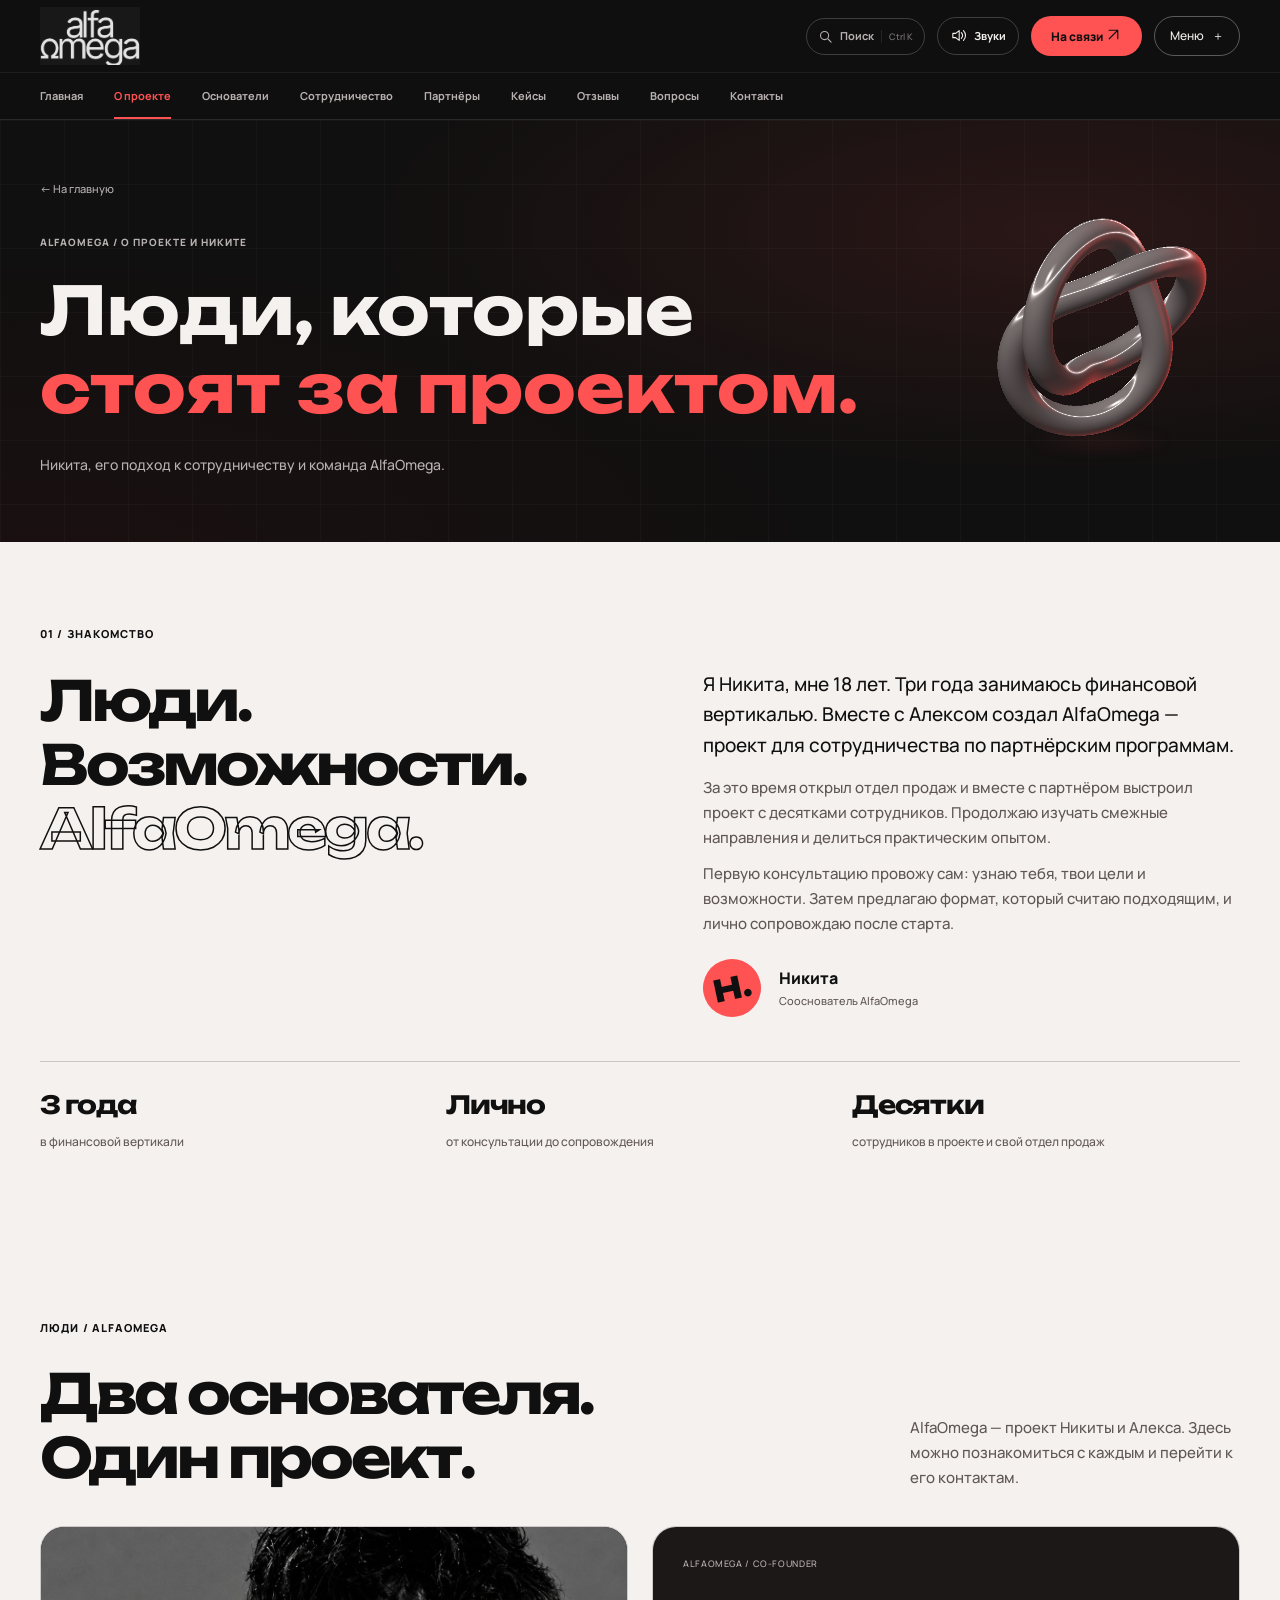
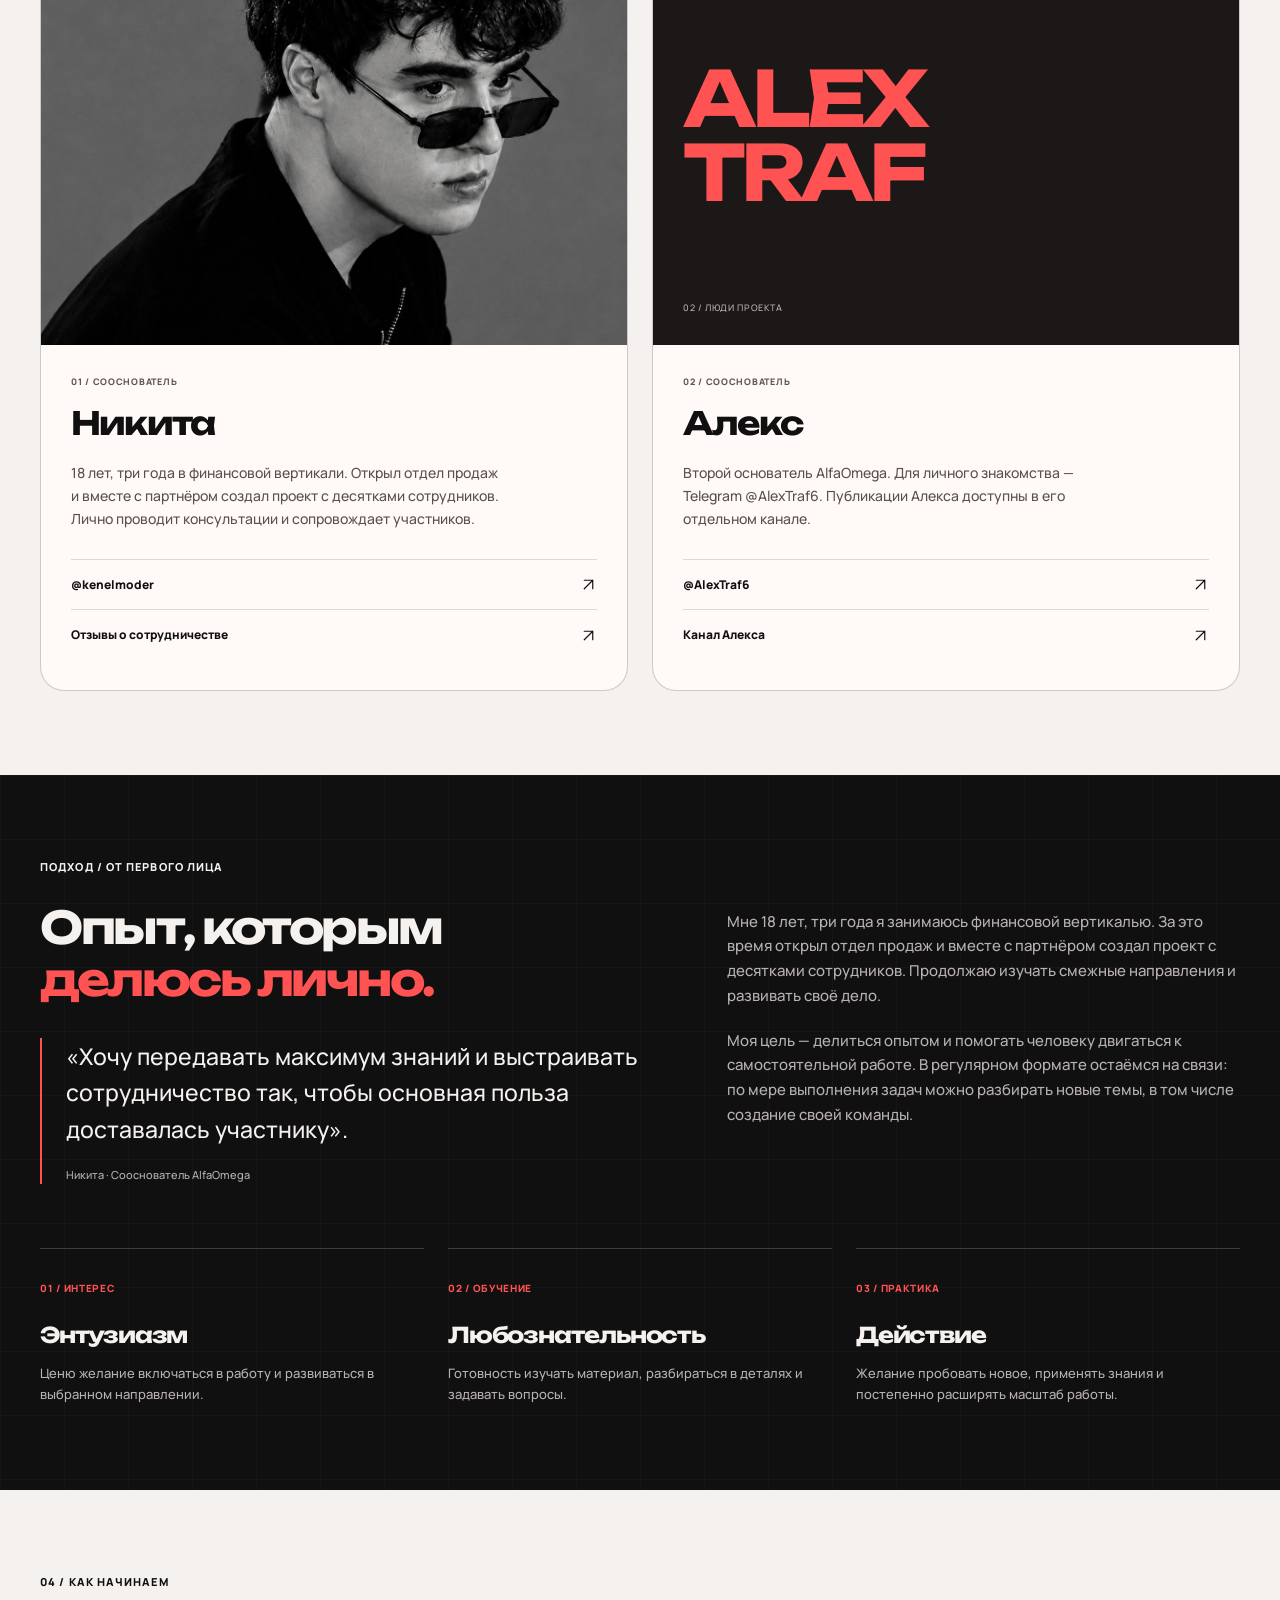
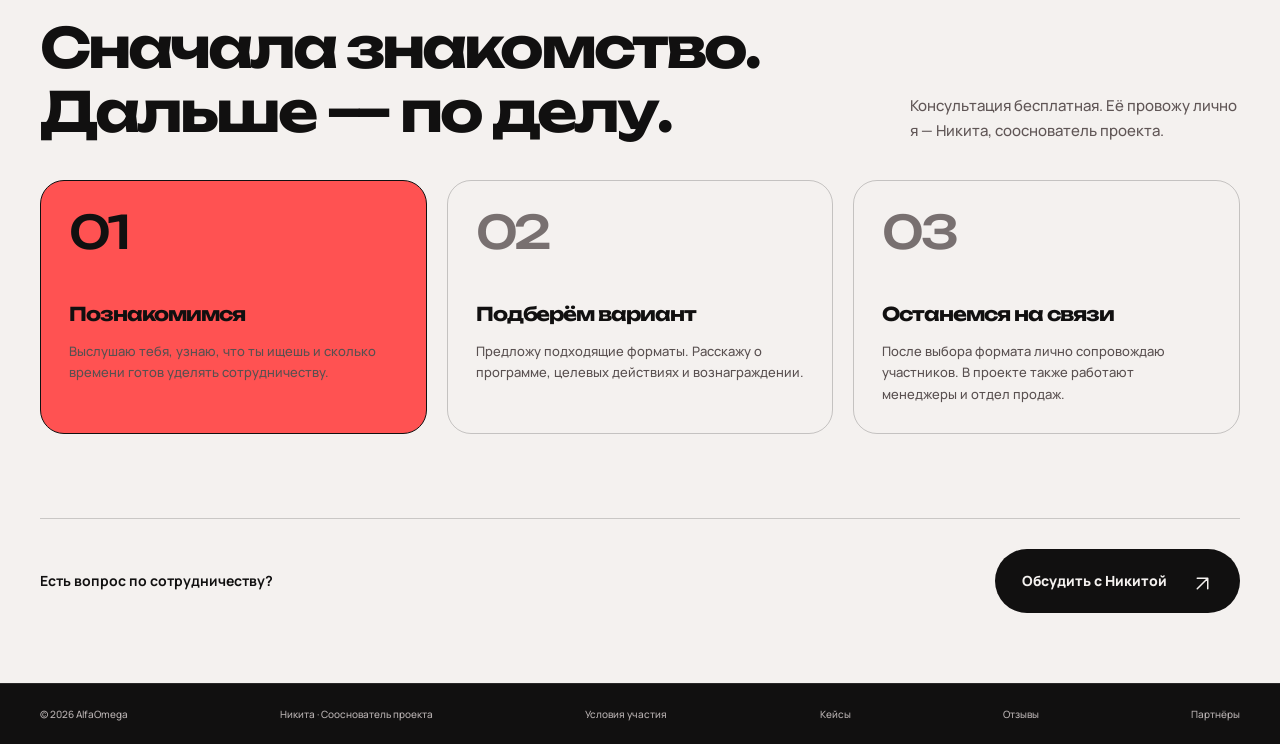
<file: about.html>
<!doctype html>
<html lang="ru">
<head>
  <meta charset="utf-8">
  <meta name="viewport" content="width=device-width, initial-scale=1">
  <meta name="robots" content="index, follow, max-image-preview:large">
  <meta name="theme-color" content="#111010">
  <title>О проекте и Никите — AlfaOmega | Никита</title>
  <meta name="description" content="Никита, его подход к сотрудничеству и команда AlfaOmega.">
  <link rel="canonical" href="https://alfaomega-nikita.sandyplume1025.chatgpt.site/about.html">
  <link rel="icon" href="assets/alfaomega-logo.jpeg" type="image/jpeg">
  <link rel="preload" href="assets/manrope-variable.ttf" as="font" type="font/ttf" crossorigin>
  <link rel="stylesheet" href="styles.css?v=22">
  <script src="site.js?v=20" defer></script>
  <script src="sounds.js?v=20" defer></script>
  <script src="experience.js?v=20" defer></script>
  <script src="sculpture.js?v=20" defer></script>
  <meta property="og:type" content="website">
  <meta property="og:locale" content="ru_RU">
  <meta property="og:title" content="О проекте и Никите — AlfaOmega">
  <meta property="og:description" content="Никита, его подход к сотрудничеству и команда AlfaOmega.">
  <meta property="og:url" content="https://alfaomega-nikita.sandyplume1025.chatgpt.site/about.html">
  <meta property="og:image" content="https://alfaomega-nikita.sandyplume1025.chatgpt.site/assets/nikita.jpeg">
  <meta property="og:image:alt" content="Никита, создатель AlfaOmega">
  <meta name="twitter:card" content="summary">
  <script type="application/ld+json">
{
  "@context": "https://schema.org",
  "@graph": [
    {
      "@type": "WebSite",
      "@id": "https://alfaomega-nikita.sandyplume1025.chatgpt.site/#website",
      "url": "https://alfaomega-nikita.sandyplume1025.chatgpt.site/",
      "name": "AlfaOmega",
      "alternateName": [
        "Альфа Омега",
        "АльфаОмега"
      ],
      "inLanguage": "ru-RU",
      "publisher": {
        "@id": "https://alfaomega-nikita.sandyplume1025.chatgpt.site/#project"
      }
    },
    {
      "@type": "Organization",
      "@id": "https://alfaomega-nikita.sandyplume1025.chatgpt.site/#project",
      "name": "AlfaOmega",
      "alternateName": [
        "Альфа Омега",
        "АльфаОмега"
      ],
      "url": "https://alfaomega-nikita.sandyplume1025.chatgpt.site/",
      "description": "Проект в финансовой вертикали. Сотрудничество по партнёрским программам.",
      "logo": "https://alfaomega-nikita.sandyplume1025.chatgpt.site/assets/alfaomega-logo.jpeg",
      "founder": [
        {
          "@id": "https://alfaomega-nikita.sandyplume1025.chatgpt.site/#nikita"
        },
        {
          "@id": "https://alfaomega-nikita.sandyplume1025.chatgpt.site/#alex"
        }
      ]
    },
    {
      "@type": "Person",
      "@id": "https://alfaomega-nikita.sandyplume1025.chatgpt.site/#nikita",
      "name": "Никита",
      "jobTitle": "Сооснователь AlfaOmega",
      "url": "https://alfaomega-nikita.sandyplume1025.chatgpt.site/",
      "image": "https://alfaomega-nikita.sandyplume1025.chatgpt.site/assets/nikita.jpeg",
      "sameAs": [
        "https://t.me/kenelmoder"
      ],
      "affiliation": {
        "@id": "https://alfaomega-nikita.sandyplume1025.chatgpt.site/#project"
      }
    },
    {
      "@type": "Person",
      "@id": "https://alfaomega-nikita.sandyplume1025.chatgpt.site/#alex",
      "name": "Алекс",
      "jobTitle": "Сооснователь AlfaOmega",
      "url": "https://alfaomega-nikita.sandyplume1025.chatgpt.site/founders.html",
      "sameAs": [
        "https://t.me/AlexTraf6",
        "https://t.me/+PCmVGvibhLFiMDhi"
      ],
      "affiliation": {
        "@id": "https://alfaomega-nikita.sandyplume1025.chatgpt.site/#project"
      }
    },
    {
      "@type": "WebPage",
      "@id": "https://alfaomega-nikita.sandyplume1025.chatgpt.site/about.html#webpage",
      "url": "https://alfaomega-nikita.sandyplume1025.chatgpt.site/about.html",
      "name": "О проекте и Никите — AlfaOmega",
      "description": "Никита, его подход к сотрудничеству и команда AlfaOmega.",
      "inLanguage": "ru-RU",
      "isPartOf": {
        "@id": "https://alfaomega-nikita.sandyplume1025.chatgpt.site/#website"
      },
      "about": [
        {
          "@id": "https://alfaomega-nikita.sandyplume1025.chatgpt.site/#project"
        },
        {
          "@id": "https://alfaomega-nikita.sandyplume1025.chatgpt.site/#nikita"
        }
      ]
    }
  ]
}
</script>
  <script src="motion.js?v=22" defer></script>
</head>
<body class="inner-page"><div class="transition-screen" aria-hidden="true"></div><div class="reading-progress" aria-hidden="true"></div><a class="skip-link" href="#main">Перейти к содержимому</a>
<div class="header-shell" id="top"><header class="header wrap">
<a class="wordmark" href="index.html" aria-label="AlfaOmega — на главную"><span class="logo-crop"><img src="assets/alfaomega-logo.jpeg" width="1206" height="1124" alt="AlfaOmega"></span></a>
<nav class="desktop-nav" aria-label="Основная навигация"><a href="index.html">Главная</a><a href="about.html" aria-current="page">О проекте</a><a href="founders.html">Основатели</a><a href="cooperation.html">Сотрудничество</a><a href="partners.html">Партнёры</a><a href="cases.html">Кейсы</a><a href="reviews.html">Отзывы</a><a href="faq.html">Вопросы</a><a href="contact.html">Контакты</a></nav>
<div class="header-actions"><button type="button" class="quick-search-toggle" aria-label="Поиск по сайту" aria-haspopup="dialog" aria-controls="quick-navigation" hidden><svg viewBox="0 0 24 24" fill="none" aria-hidden="true"><circle cx="10.5" cy="10.5" r="6.5"/><path d="m16 16 5 5"/></svg><span>Поиск</span><kbd>⌘ K</kbd></button><button class="sfx-toggle" type="button" aria-pressed="true" aria-label="Выключить звуковые эффекты" title="Звуки интерфейса" hidden><svg viewBox="0 0 24 24" fill="none" aria-hidden="true"><path d="M4 9v6h4l5 4V5L8 9H4Z"/><path class="sfx-waves" d="M16 8a6 6 0 0 1 0 8M19 5a10 10 0 0 1 0 14"/><path class="sfx-muted" d="m16 9 6 6m-6 0 6-6"/></svg><span>Звуки</span></button><a class="header-telegram" href="https://t.me/kenelmoder" target="_blank" rel="noopener noreferrer">На связи <svg class="icon-arrow" viewBox="0 0 24 24" fill="none" aria-hidden="true"><path d="M6 18 18 6M6 6h12v12"/></svg></a><button class="menu-toggle" type="button" aria-expanded="false" aria-controls="mobile-navigation">Меню <span aria-hidden="true">＋</span></button></div></header><nav class="section-tabs" aria-label="Разделы сайта"><div class="wrap section-tabs-track"><a href="index.html">Главная</a><a href="about.html" aria-current="page">О проекте</a><a href="founders.html">Основатели</a><a href="cooperation.html">Сотрудничество</a><a href="partners.html">Партнёры</a><a href="cases.html">Кейсы</a><a href="reviews.html">Отзывы</a><a href="faq.html">Вопросы</a><a href="contact.html">Контакты</a></div></nav>
<nav class="mobile-nav" id="mobile-navigation" aria-label="Навигация для телефона" hidden><div class="wrap"><a href="index.html">Главная<span aria-hidden="true">01</span></a><a href="about.html" aria-current="page">О проекте<span aria-hidden="true">02</span></a><a href="founders.html">Основатели<span aria-hidden="true">03</span></a><a href="cooperation.html">Сотрудничество<span aria-hidden="true">04</span></a><a href="partners.html">Партнёры<span aria-hidden="true">05</span></a><a href="cases.html">Кейсы<span aria-hidden="true">06</span></a><a href="reviews.html">Отзывы<span aria-hidden="true">07</span></a><a href="faq.html">Вопросы<span aria-hidden="true">08</span></a><a href="contact.html">Контакты<span aria-hidden="true">09</span></a></div></nav></div>
<main id="main"><section class="page-hero dark-grid"><div class="wrap"><div class="page-hero-copy"><a class="breadcrumb" href="index.html">← На главную</a><p class="section-label">ALFAOMEGA / О ПРОЕКТЕ И НИКИТЕ</p><h1>Люди, которые<br><span class="lime-text">стоят за проектом.</span></h1><p class="page-hero-description">Никита, его подход к сотрудничеству и команда AlfaOmega.</p></div><div class="hero-sculpture" aria-hidden="true"><img class="sculpture-fallback" src="assets/chrome-knot.svg?v=20" width="320" height="320" alt=""><canvas class="sculpture-canvas" data-sculpture width="320" height="320"></canvas></div></div></section><section class="project section light" id="project" aria-labelledby="project-title"><div class="wrap"><p class="section-label">01 / ЗНАКОМСТВО</p><div class="project-layout"><div><h2 id="project-title">Люди.<br>Возможности.<br><span class="outline-word">AlfaOmega.</span></h2></div><div class="project-copy"><p class="lead">Я Никита, мне 18 лет. Три года занимаюсь финансовой вертикалью. Вместе с Алексом создал AlfaOmega — проект для сотрудничества по партнёрским программам.</p><p>За это время открыл отдел продаж и вместе с партнёром выстроил проект с десятками сотрудников. Продолжаю изучать смежные направления и делиться практическим опытом.</p><p>Первую консультацию провожу сам: узнаю тебя, твои цели и возможности. Затем предлагаю формат, который считаю подходящим, и лично сопровождаю после старта.</p><div class="signature"><span class="signature-symbol" aria-hidden="true">Н.</span><span>Никита<small>Сооснователь AlfaOmega</small></span></div></div></div><div class="facts-row"><div><strong>3 года</strong><span>в финансовой вертикали</span></div><div><strong>Лично</strong><span>от консультации до сопровождения</span></div><div><strong>Десятки</strong><span>сотрудников в проекте и свой отдел продаж</span></div></div></div></section><section class="founders section light" id="founders" aria-labelledby="founders-title"><div class="wrap"><p class="section-label">ЛЮДИ / ALFAOMEGA</p><div class="section-heading"><h2 id="founders-title">Два основателя.<br>Один проект.</h2><p>AlfaOmega — проект Никиты и Алекса. Здесь можно познакомиться с каждым и перейти к его контактам.</p></div><div class="founder-grid"><article class="founder-card reveal"><div class="founder-visual"><img src="assets/nikita.jpeg" width="640" height="640" alt="Никита, сооснователь AlfaOmega" loading="lazy"></div><div class="founder-body"><span class="founder-number">01 / СООСНОВАТЕЛЬ</span><h3>Никита</h3><p>18 лет, три года в финансовой вертикали. Открыл отдел продаж и вместе с партнёром создал проект с десятками сотрудников. Лично проводит консультации и сопровождает участников.</p><div class="founder-links"><a href="https://t.me/kenelmoder" target="_blank" rel="noopener noreferrer">@kenelmoder <svg class="icon-arrow" viewBox="0 0 24 24" fill="none" aria-hidden="true"><path d="M6 18 18 6M6 6h12v12"/></svg></a><a href="https://t.me/otzvkenel" target="_blank" rel="noopener noreferrer">Отзывы о сотрудничестве <svg class="icon-arrow" viewBox="0 0 24 24" fill="none" aria-hidden="true"><path d="M6 18 18 6M6 6h12v12"/></svg></a></div></div></article><article class="founder-card founder-alex reveal"><div class="founder-wordmark" aria-hidden="true"><span>ALFAOMEGA / CO-FOUNDER</span><strong>ALEX<br>TRAF</strong><small>02 / ЛЮДИ ПРОЕКТА</small></div><div class="founder-body"><span class="founder-number">02 / СООСНОВАТЕЛЬ</span><h3>Алекс</h3><p>Второй основатель AlfaOmega. Для личного знакомства — Telegram @AlexTraf6. Публикации Алекса доступны в его отдельном канале.</p><div class="founder-links"><a href="https://t.me/AlexTraf6" target="_blank" rel="noopener noreferrer">@AlexTraf6 <svg class="icon-arrow" viewBox="0 0 24 24" fill="none" aria-hidden="true"><path d="M6 18 18 6M6 6h12v12"/></svg></a><a href="https://t.me/+PCmVGvibhLFiMDhi" target="_blank" rel="noopener noreferrer">Канал Алекса <svg class="icon-arrow" viewBox="0 0 24 24" fill="none" aria-hidden="true"><path d="M6 18 18 6M6 6h12v12"/></svg></a></div></div></article></div></div></section>
<section class="approach section dark-grid" id="approach" aria-labelledby="approach-title"><div class="wrap">
<p class="section-label">ПОДХОД / ОТ ПЕРВОГО ЛИЦА</p><div class="approach-layout"><div><h2 id="approach-title">Опыт, которым<br><span class="lime-text">делюсь лично.</span></h2><blockquote><p>«Хочу передавать максимум знаний и выстраивать сотрудничество так, чтобы основная польза доставалась участнику».</p><cite>Никита · Сооснователь AlfaOmega</cite></blockquote></div><div class="approach-copy"><p>Мне 18 лет, три года я занимаюсь финансовой вертикалью. За это время открыл отдел продаж и вместе с партнёром создал проект с десятками сотрудников. Продолжаю изучать смежные направления и развивать своё дело.</p><p>Моя цель — делиться опытом и помогать человеку двигаться к самостоятельной работе. В регулярном формате остаёмся на связи: по мере выполнения задач можно разбирать новые темы, в том числе создание своей команды.</p></div></div>
<div class="values-grid"><article class="reveal"><span>01 / ИНТЕРЕС</span><h3>Энтузиазм</h3><p>Ценю желание включаться в работу и развиваться в выбранном направлении.</p></article><article class="reveal"><span>02 / ОБУЧЕНИЕ</span><h3>Любознательность</h3><p>Готовность изучать материал, разбираться в деталях и задавать вопросы.</p></article><article class="reveal"><span>03 / ПРАКТИКА</span><h3>Действие</h3><p>Желание пробовать новое, применять знания и постепенно расширять масштаб работы.</p></article></div></div></section><section class="support section light" id="support" aria-labelledby="support-title"><div class="wrap"><p class="section-label">04 / КАК НАЧИНАЕМ</p><div class="section-heading"><h2 id="support-title">Сначала знакомство.<br>Дальше — по делу.</h2><p>Консультация бесплатная. Её провожу лично я — Никита, сооснователь проекта.</p></div><ol class="steps"><li class="reveal"><span class="step-number">01</span><h3>Познакомимся</h3><p>Выслушаю тебя, узнаю, что ты ищешь и сколько времени готов уделять сотрудничеству.</p></li><li class="reveal"><span class="step-number">02</span><h3>Подберём вариант</h3><p>Предложу подходящие форматы. Расскажу о программе, целевых действиях и вознаграждении.</p></li><li class="reveal"><span class="step-number">03</span><h3>Останемся на связи</h3><p>После выбора формата лично сопровождаю участников. В проекте также работают менеджеры и отдел продаж.</p></li></ol></div></section><div class="page-next light"><div class="wrap"><span>Есть вопрос по сотрудничеству?</span><a class="button button-dark" href="contact.html">Обсудить с Никитой <span aria-hidden="true"><svg class="icon-arrow" viewBox="0 0 24 24" fill="none" aria-hidden="true"><path d="M6 18 18 6M6 6h12v12"/></svg></span></a></div></div></main><footer class="footer"><div class="wrap"><span>© 2026 AlfaOmega</span><span>Никита · Сооснователь проекта</span><a href="cooperation.html#conditions">Условия участия</a><a href="cases.html">Кейсы</a><a href="reviews.html">Отзывы</a><a href="partners.html">Партнёры</a></div></footer>
<aside class="mobile-dock" aria-label="Связаться с Никитой" hidden><a href="https://t.me/kenelmoder" target="_blank" rel="noopener noreferrer"><span>Обсудить сотрудничество<small>Бесплатно · Лично с Никитой</small></span><span aria-hidden="true"><svg class="icon-arrow" viewBox="0 0 24 24" fill="none" aria-hidden="true"><path d="M6 18 18 6M6 6h12v12"/></svg></span></a></aside>
<dialog id="format-once" class="format-dialog" aria-labelledby="once-title"><button type="button" class="dialog-close" data-close-dialog aria-label="Закрыть">×</button><p class="section-label">01 / РАЗОВЫЙ ФОРМАТ</p><h2 id="once-title">Одно действие.<br>Одна выплата.</h2><p>Вариант для тех, кто хочет участвовать один раз, без постоянной занятости.</p><dl><div><dt>Что сделать</dt><dd>Выполнить согласованное целевое действие по условиям выбранной партнёрской программы.</dd></div><div><dt>Когда выплата</dt><dd>Сразу после выполнения согласованного действия. Само действие, условия и сумму объясню на звонке.</dd></div><div><dt>Ориентир первой недели</dt><dd>15–20 тысяч рублей со слов Никиты. Сумма и срок не гарантированы: зависят от программы и выполнения её условий. Конкретные условия обсуждаем до старта.</dd></div><div><dt>С чего начать</dt><dd>Написать мне в Telegram и договориться о бесплатной консультации.</dd></div></dl><a class="button button-dark" href="https://t.me/kenelmoder" target="_blank" rel="noopener noreferrer">Обсудить с Никитой <span aria-hidden="true"><svg class="icon-arrow" viewBox="0 0 24 24" fill="none" aria-hidden="true"><path d="M6 18 18 6M6 6h12v12"/></svg></span></a></dialog>
<dialog id="format-regular" class="format-dialog" aria-labelledby="regular-title"><button type="button" class="dialog-close" data-close-dialog aria-label="Закрыть">×</button><p class="section-label">02 / РЕГУЛЯРНЫЙ ФОРМАТ</p><h2 id="regular-title">Участие.<br>Сопровождение.<br>Рост.</h2><p>Ежедневное сотрудничество по партнёрским программам с личным сопровождением.</p><dl><div><dt>Занятость</dt><dd>2–3 часа в день, вечером. Часы в пределах вечера выбираешь сам.</dd></div><div><dt>Развитие и доход</dt><dd>Возможен карьерный рост. Ориентир — от 100 000 ₽, перспектива роста — 300 000 ₽ и выше. Суммы не гарантированы: период расчёта, задачи и выплаты обсуждаем до начала участия.</dd></div><div><dt>Первый этап</dt><dd>Материалы и постепенное включение в практику. Ориентир первых выплат — около двух недель, без гарантии срока. Условия и сумму обсуждаем до начала работы.</dd></div><div><dt>Сопровождение</dt><dd>В регулярном формате остаёмся на связи. По мере выполнения задач можно разбирать новые темы, включая создание и управление командой.</dd></div><div><dt>Оформление</dt><dd>Работа на себя, в том числе в статусе самозанятого. Индивидуальные условия разбираем на консультации.</dd></div></dl><a class="button button-dark" href="https://t.me/kenelmoder" target="_blank" rel="noopener noreferrer">Обсудить с Никитой <span aria-hidden="true"><svg class="icon-arrow" viewBox="0 0 24 24" fill="none" aria-hidden="true"><path d="M6 18 18 6M6 6h12v12"/></svg></span></a></dialog>

<dialog class="quick-navigation" id="quick-navigation" aria-labelledby="quick-title"><div class="quick-topline"><h2 id="quick-title">Что ищешь?</h2><button type="button" class="quick-close" data-close-dialog aria-label="Закрыть поиск"><svg viewBox="0 0 24 24" fill="none" aria-hidden="true"><path d="m6 6 12 12M6 18 18 6"/></svg></button></div><label class="quick-query"><svg viewBox="0 0 24 24" fill="none" aria-hidden="true"><circle cx="10.5" cy="10.5" r="6.5"/><path d="m16 16 5 5"/></svg><span class="sr-only">Поиск по разделам и вопросам</span><input type="search" id="quick-query" placeholder="Например: график, опыт, Алекс…" autocomplete="off" aria-controls="quick-results"></label><p class="quick-count" aria-live="polite"></p><div class="quick-results" id="quick-results"><a class="quick-entry" href="cooperation.html#format-picker" data-find="Подобрать формат сотрудничества три вопроса разовое регулярное занятость"><span><strong>Подобрать формат</strong><small>Три вопроса перед консультацией</small></span><span class="quick-type">Инструмент</span></a><a class="quick-entry" href="index.html" data-find="Главная Знакомство с AlfaOmega"><span><strong>Главная</strong><small>Знакомство с AlfaOmega</small></span><span class="quick-type">Раздел</span></a><a class="quick-entry" href="about.html" data-find="О проекте Подход и команда"><span><strong>О проекте</strong><small>Подход и команда</small></span><span class="quick-type">Раздел</span></a><a class="quick-entry" href="founders.html" data-find="Основатели Никита и Алекс, личные контакты"><span><strong>Основатели</strong><small>Никита и Алекс, личные контакты</small></span><span class="quick-type">Раздел</span></a><a class="quick-entry" href="cooperation.html" data-find="Сотрудничество Разовый и регулярный форматы, условия"><span><strong>Сотрудничество</strong><small>Разовый и регулярный форматы, условия</small></span><span class="quick-type">Раздел</span></a><a class="quick-entry" href="partners.html" data-find="Партнёры Компании в партнёрских программах"><span><strong>Партнёры</strong><small>Компании в партнёрских программах</small></span><span class="quick-type">Раздел</span></a><a class="quick-entry" href="cases.html#dima-results" data-find="Результаты Димы скриншоты первый 1 месяц третий четвертый 3 4 месяц 207 900 727 650 баланс HOLD статистика"><span><strong>Результаты Димы: скриншоты</strong><small>Первый и 3–4-й месяц участия</small></span><span class="quick-type">Кейс</span></a><a class="quick-entry" href="cases.html" data-find="Кейс Димы Наставничество и самостоятельная команда"><span><strong>Кейс Димы</strong><small>Наставничество и самостоятельная команда</small></span><span class="quick-type">Раздел</span></a><a class="quick-entry" href="reviews.html#dima-review" data-find="Отзыв Димы diman_zaytsev4 личный опыт обучение наставничество скриншот контакт Telegram"><span><strong>Отзыв Димы</strong><small>Личный опыт и контакт @diman_zaytsev4</small></span><span class="quick-type">Отзыв</span></a><a class="quick-entry" href="reviews.html" data-find="Отзывы Канал с отзывами участников"><span><strong>Отзывы</strong><small>Канал с отзывами участников</small></span><span class="quick-type">Раздел</span></a><a class="quick-entry" href="faq.html" data-find="Вопросы Опыт, телефон, занятость, выплаты"><span><strong>Вопросы</strong><small>Опыт, телефон, занятость, выплаты</small></span><span class="quick-type">Раздел</span></a><a class="quick-entry" href="contact.html" data-find="Контакты Бесплатная консультация с Никитой"><span><strong>Контакты</strong><small>Бесплатная консультация с Никитой</small></span><span class="quick-type">Раздел</span></a><a class="quick-entry" href="faq.html#faq-question-1" data-find="Что такое AlfaOmega? AlfaOmega — проект Никиты и Алекса в финансовой вертикали. Мы привлекаем людей на партнёрские предложения и индивидуально подбираем формат сотрудничества. У Никиты три года опыта в этом направлении; в проекте — десятки сотрудников и собственный отдел продаж."><span><strong>Что такое AlfaOmega?</strong><small>Ответ в разделе «Вопросы»</small></span><span class="quick-type">Вопрос</span></a><a class="quick-entry" href="faq.html#faq-question-2" data-find="Кого вы приглашаете? Ребят от 17 до 28 лет из России, заинтересованных в сотрудничестве по партнёрским программам. Конкретный вариант подбираем на консультации."><span><strong>Кого вы приглашаете?</strong><small>Ответ в разделе «Вопросы»</small></span><span class="quick-type">Вопрос</span></a><a class="quick-entry" href="faq.html#faq-question-3" data-find="Нужен ли опыт? Нет, предыдущий опыт не обязателен. На первом звонке познакомимся, обсудим твои возможности и варианты, с которых можно начать."><span><strong>Нужен ли опыт?</strong><small>Ответ в разделе «Вопросы»</small></span><span class="quick-type">Вопрос</span></a><a class="quick-entry" href="faq.html#faq-question-4" data-find="Что нужно для старта? Из техники достаточно телефона, компьютер не обязателен. Остальные условия зависят от выбранной партнёрской программы — расскажу о них до начала сотрудничества."><span><strong>Что нужно для старта?</strong><small>Ответ в разделе «Вопросы»</small></span><span class="quick-type">Вопрос</span></a><a class="quick-entry" href="faq.html#faq-question-5" data-find="Можно участвовать только один раз? Да, есть разовый формат. Ты выполняешь одно согласованное целевое действие и получаешь выплату сразу после его выполнения. Само действие, условия и размер вознаграждения объясню на звонке."><span><strong>Можно участвовать только один раз?</strong><small>Ответ в разделе «Вопросы»</small></span><span class="quick-type">Вопрос</span></a><a class="quick-entry" href="faq.html#faq-question-6" data-find="Как устроен вечерний график? Для регулярного формата нужно выделять 2–3 часа в день, в вечернее время. Конкретные часы в пределах вечера выбираешь самостоятельно."><span><strong>Как устроен вечерний график?</strong><small>Ответ в разделе «Вопросы»</small></span><span class="quick-type">Вопрос</span></a><a class="quick-entry" href="faq.html#faq-question-7" data-find="Консультация платная? Нет, консультация бесплатная. Её провожу лично я: выслушаю тебя, узнаю получше и предложу подходящие варианты сотрудничества."><span><strong>Консультация платная?</strong><small>Ответ в разделе «Вопросы»</small></span><span class="quick-type">Вопрос</span></a><a class="quick-entry" href="faq.html#faq-question-8" data-find="Кто будет меня сопровождать? Я, Никита, лично сопровождаю участников после выбора формата. При регулярном сотрудничестве остаёмся на связи: по мере выполнения задач можно разбирать дополнительные темы, включая создание команды и управление её работой. В AlfaOmega также есть менеджеры и собственный отдел продаж."><span><strong>Кто будет меня сопровождать?</strong><small>Ответ в разделе «Вопросы»</small></span><span class="quick-type">Вопрос</span></a><a class="quick-entry" href="faq.html#faq-question-9" data-find="Как оформляется сотрудничество? Участники работают на себя по партнёрским программам, в том числе в статусе самозанятых. Индивидуальный формат и условия обсуждаем до начала работы."><span><strong>Как оформляется сотрудничество?</strong><small>Ответ в разделе «Вопросы»</small></span><span class="quick-type">Вопрос</span></a><a class="quick-entry" href="faq.html#faq-question-10" data-find="Какой доход возможен и есть ли рост? В регулярном формате есть возможность карьерного роста. Проект обозначает ориентир от 100 000 ₽ и перспективу роста до 300 000 ₽ и выше. Суммы не гарантированы: период, условия выплат и возможность достижения обсуждаем на консультации. Результат зависит от программы и выполненных задач."><span><strong>Какой доход возможен и есть ли рост?</strong><small>Ответ в разделе «Вопросы»</small></span><span class="quick-type">Вопрос</span></a><a class="quick-entry" href="faq.html#faq-question-11" data-find="Когда можно получить первые выплаты? В разовом формате Никита обозначает ориентир 15–20 тысяч рублей за первую неделю. В регулярном формате сначала изучают материалы и подключаются к работе; ориентир первых выплат — примерно две недели. Эти суммы и сроки не гарантированы: результат зависит от выбранной программы и выполнения её условий. Конкретное действие, размер вознаграждения и порядок выплат обсуждаем до начала участия."><span><strong>Когда можно получить первые выплаты?</strong><small>Ответ в разделе «Вопросы»</small></span><span class="quick-type">Вопрос</span></a><a class="quick-entry" href="faq.html#faq-question-12" data-find="Можно вырасти до своей команды? В регулярном формате можно развивать навыки и обсуждать с Никитой создание своей команды: как распределять задачи, управлять работой и выстраивать доход от результатов команды. Дополнительные темы разбираем по мере выполнения целевых действий. Темп и условия развития индивидуальны."><span><strong>Можно вырасти до своей команды?</strong><small>Ответ в разделе «Вопросы»</small></span><span class="quick-type">Вопрос</span></a><a class="quick-entry" href="faq.html#faq-question-13" data-find="Какие качества вы цените? Энтузиазм, желание учиться и разбираться в деталях, готовность пробовать новое и применять знания. Опыт для старта не обязателен; подходящий формат определяем на личной консультации."><span><strong>Какие качества вы цените?</strong><small>Ответ в разделе «Вопросы»</small></span><span class="quick-type">Вопрос</span></a><a class="quick-entry" href="cooperation.html#first-weeks" data-find="Первые недели 15 20 тысяч первая неделя первые выплаты обучение материал практика"><span><strong>Первые недели</strong><small>Подробнее о сотрудничестве и подходе</small></span><span class="quick-type">Раздел</span></a><a class="quick-entry" href="cooperation.html#growth" data-find="Путь к своей команде карьера управление распределение задачи масштаб рост"><span><strong>Путь к своей команде</strong><small>Подробнее о сотрудничестве и подходе</small></span><span class="quick-type">Раздел</span></a><a class="quick-entry" href="about.html#approach" data-find="Подход Никиты 18 лет знания энтузиазм любознательность ценности"><span><strong>Подход Никиты</strong><small>Подробнее о сотрудничестве и подходе</small></span><span class="quick-type">Раздел</span></a></div><div class="quick-empty" hidden><h3>Попробуй другое слово</h3><p>Или напиши Никите — обсудим твой вопрос лично.</p><a href="https://t.me/kenelmoder" target="_blank" rel="noopener noreferrer">Задать вопрос в Telegram</a></div><div class="quick-hint"><span>↑ ↓ выбрать · Enter открыть</span><span>Esc закрыть</span></div></dialog>
</body></html>
</file>
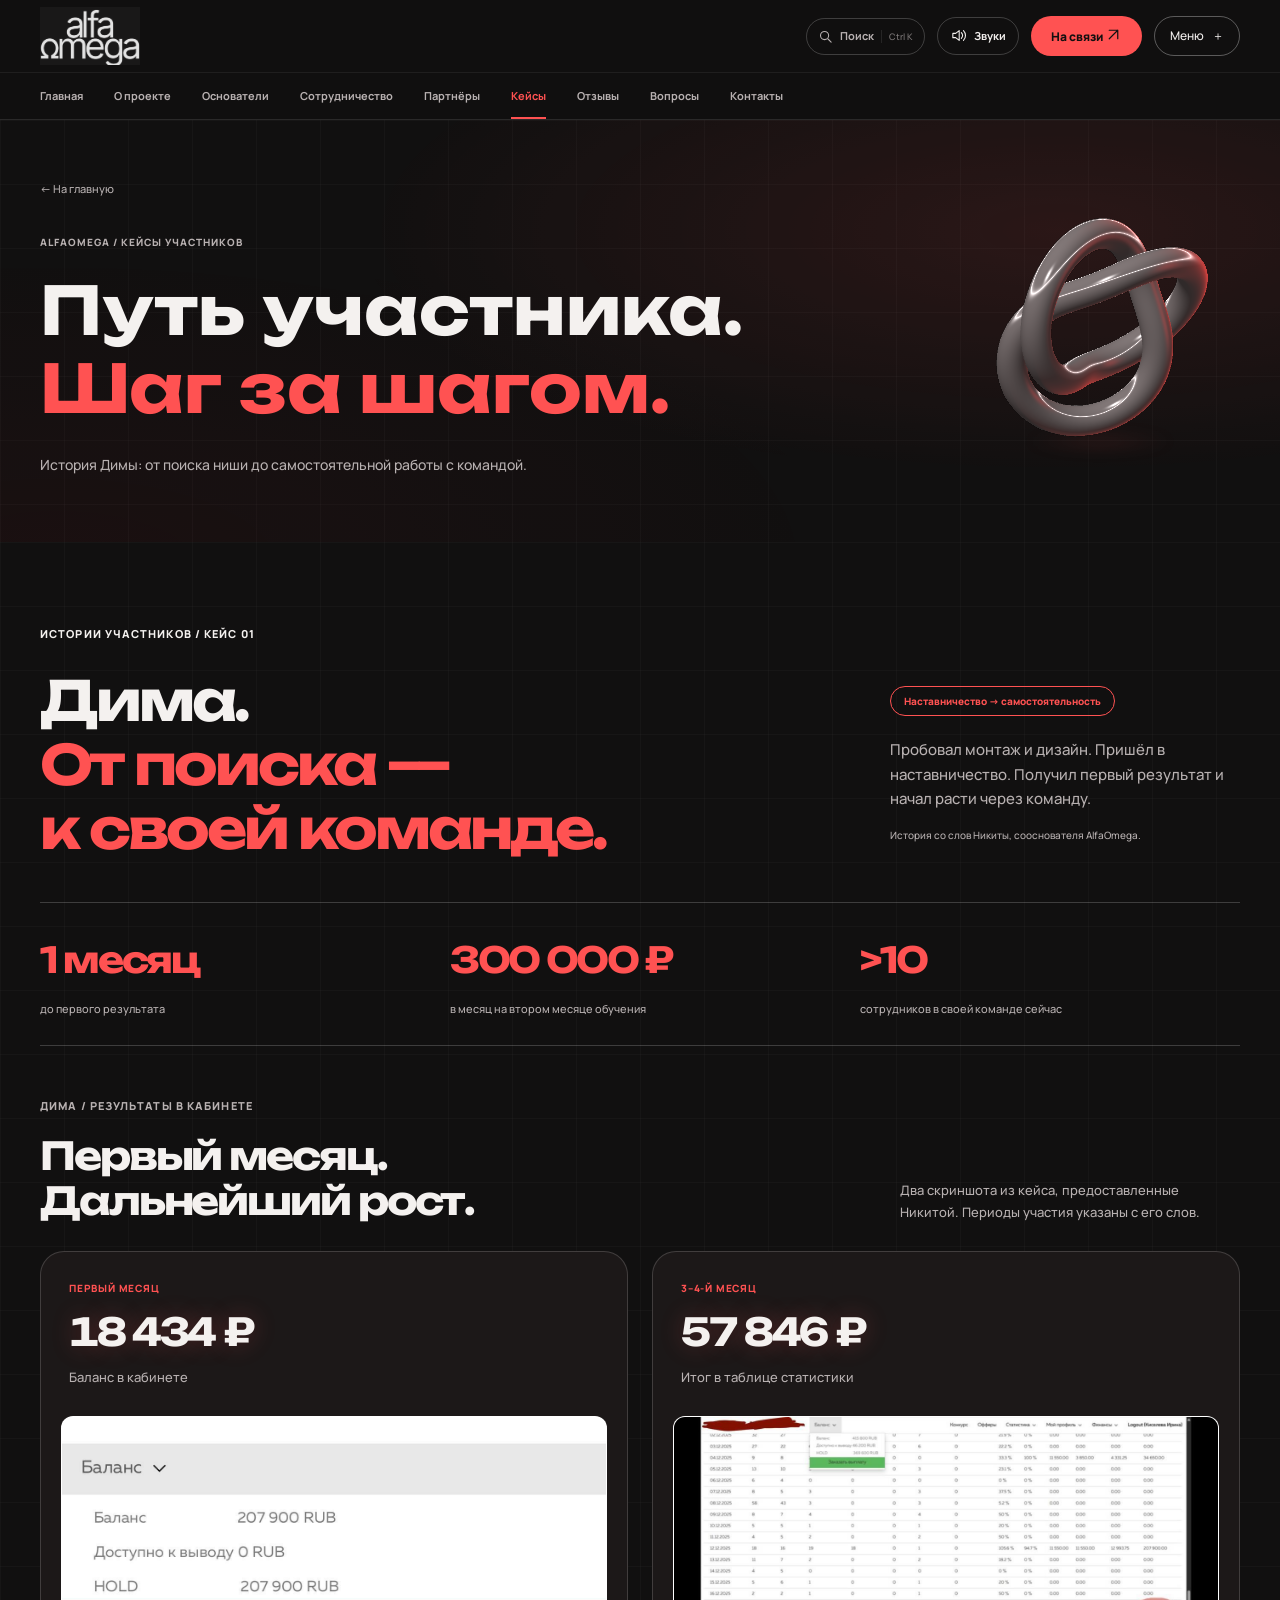
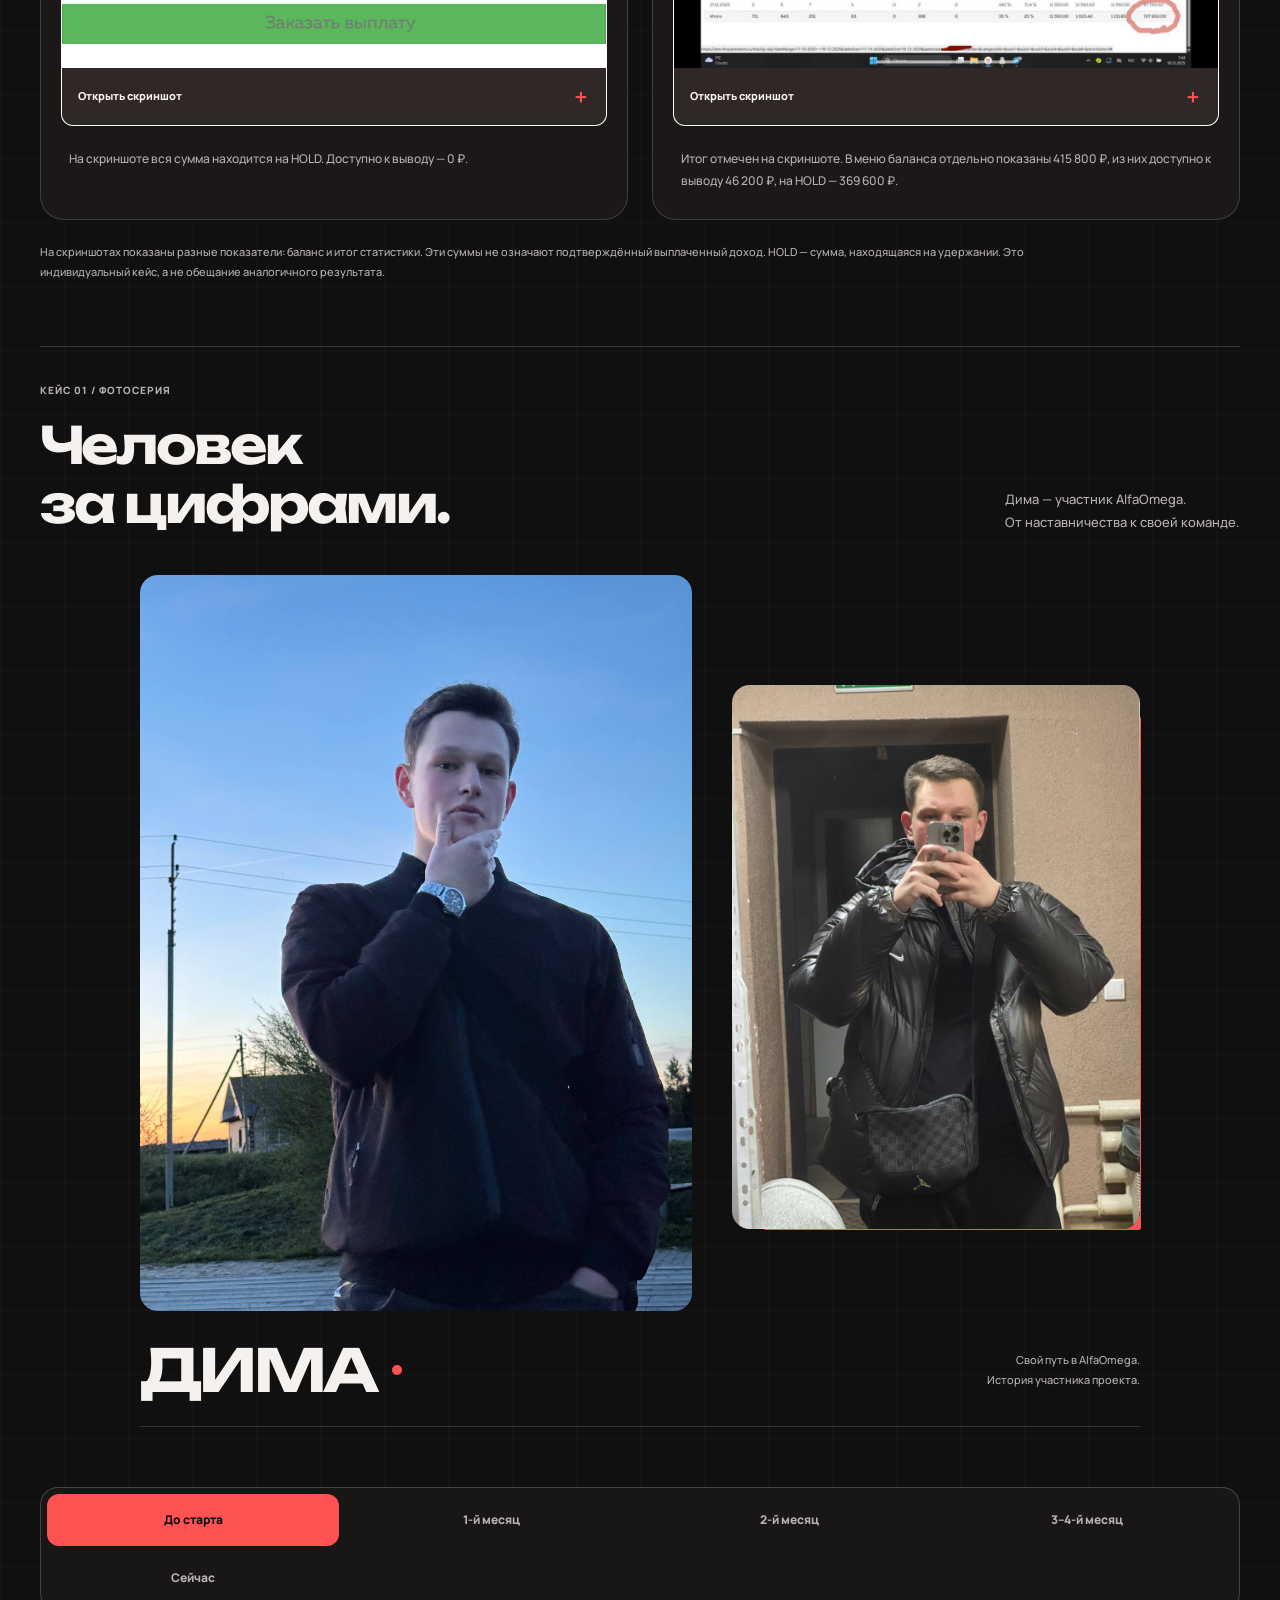
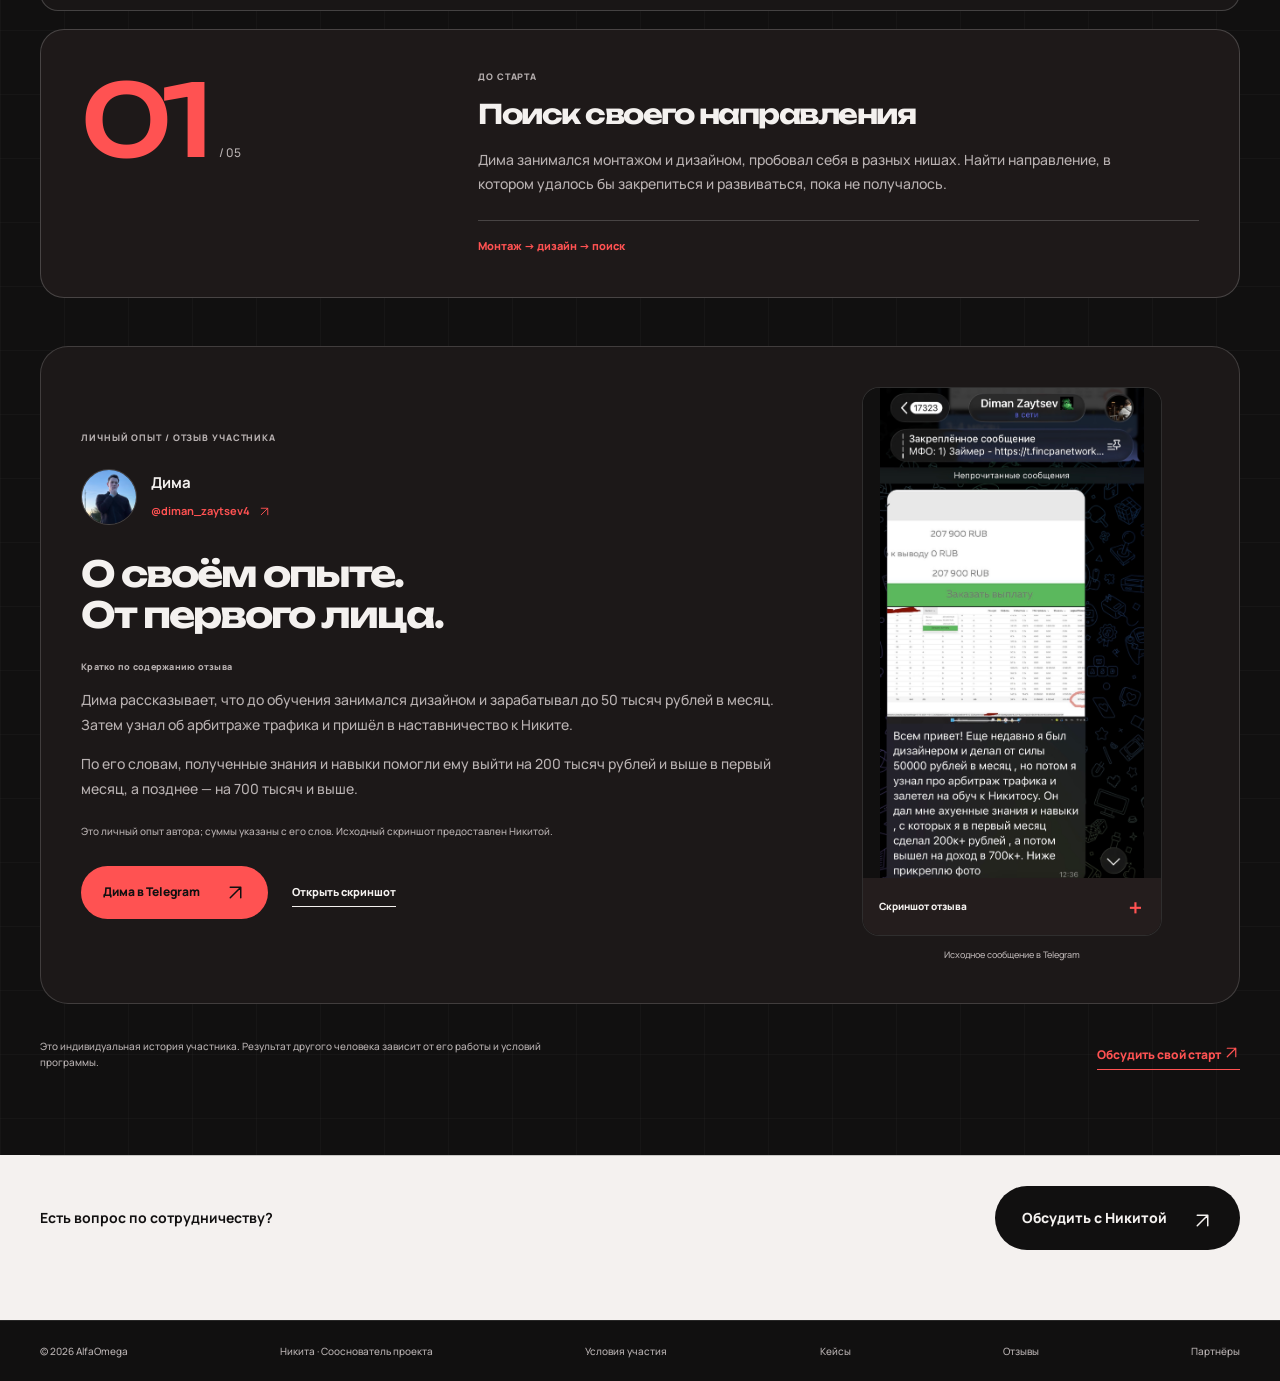
<file: cases.html>
<!doctype html>
<html lang="ru">
<head>
  <meta charset="utf-8">
  <meta name="viewport" content="width=device-width, initial-scale=1">
  <meta name="robots" content="index, follow, max-image-preview:large">
  <meta name="theme-color" content="#111010">
  <title>Кейсы участников — AlfaOmega | Никита</title>
  <meta name="description" content="История Димы: от поиска ниши до самостоятельной работы с командой.">
  <link rel="canonical" href="https://alfaomega-nikita.sandyplume1025.chatgpt.site/cases.html">
  <link rel="icon" href="assets/alfaomega-logo.jpeg" type="image/jpeg">
  <link rel="preload" href="assets/manrope-variable.ttf" as="font" type="font/ttf" crossorigin>
  <link rel="stylesheet" href="styles.css?v=22">
  <script src="site.js?v=20" defer></script>
  <script src="sounds.js?v=20" defer></script>
  <script src="experience.js?v=20" defer></script>
  <script src="sculpture.js?v=20" defer></script>
  <meta property="og:type" content="website">
  <meta property="og:locale" content="ru_RU">
  <meta property="og:title" content="Кейсы участников — AlfaOmega">
  <meta property="og:description" content="История Димы: от поиска ниши до самостоятельной работы с командой.">
  <meta property="og:url" content="https://alfaomega-nikita.sandyplume1025.chatgpt.site/cases.html">
  <meta property="og:image" content="https://alfaomega-nikita.sandyplume1025.chatgpt.site/assets/nikita.jpeg">
  <meta property="og:image:alt" content="Никита, создатель AlfaOmega">
  <meta name="twitter:card" content="summary">
  <script type="application/ld+json">
{
  "@context": "https://schema.org",
  "@graph": [
    {
      "@type": "WebSite",
      "@id": "https://alfaomega-nikita.sandyplume1025.chatgpt.site/#website",
      "url": "https://alfaomega-nikita.sandyplume1025.chatgpt.site/",
      "name": "AlfaOmega",
      "alternateName": [
        "Альфа Омега",
        "АльфаОмега"
      ],
      "inLanguage": "ru-RU",
      "publisher": {
        "@id": "https://alfaomega-nikita.sandyplume1025.chatgpt.site/#project"
      }
    },
    {
      "@type": "Organization",
      "@id": "https://alfaomega-nikita.sandyplume1025.chatgpt.site/#project",
      "name": "AlfaOmega",
      "alternateName": [
        "Альфа Омега",
        "АльфаОмега"
      ],
      "url": "https://alfaomega-nikita.sandyplume1025.chatgpt.site/",
      "description": "Проект в финансовой вертикали. Сотрудничество по партнёрским программам.",
      "logo": "https://alfaomega-nikita.sandyplume1025.chatgpt.site/assets/alfaomega-logo.jpeg",
      "founder": [
        {
          "@id": "https://alfaomega-nikita.sandyplume1025.chatgpt.site/#nikita"
        },
        {
          "@id": "https://alfaomega-nikita.sandyplume1025.chatgpt.site/#alex"
        }
      ]
    },
    {
      "@type": "Person",
      "@id": "https://alfaomega-nikita.sandyplume1025.chatgpt.site/#nikita",
      "name": "Никита",
      "jobTitle": "Сооснователь AlfaOmega",
      "url": "https://alfaomega-nikita.sandyplume1025.chatgpt.site/",
      "image": "https://alfaomega-nikita.sandyplume1025.chatgpt.site/assets/nikita.jpeg",
      "sameAs": [
        "https://t.me/kenelmoder"
      ],
      "affiliation": {
        "@id": "https://alfaomega-nikita.sandyplume1025.chatgpt.site/#project"
      }
    },
    {
      "@type": "Person",
      "@id": "https://alfaomega-nikita.sandyplume1025.chatgpt.site/#alex",
      "name": "Алекс",
      "jobTitle": "Сооснователь AlfaOmega",
      "url": "https://alfaomega-nikita.sandyplume1025.chatgpt.site/founders.html",
      "sameAs": [
        "https://t.me/AlexTraf6",
        "https://t.me/+PCmVGvibhLFiMDhi"
      ],
      "affiliation": {
        "@id": "https://alfaomega-nikita.sandyplume1025.chatgpt.site/#project"
      }
    },
    {
      "@type": "WebPage",
      "@id": "https://alfaomega-nikita.sandyplume1025.chatgpt.site/cases.html#webpage",
      "url": "https://alfaomega-nikita.sandyplume1025.chatgpt.site/cases.html",
      "name": "Кейсы участников — AlfaOmega",
      "description": "История Димы: от поиска ниши до самостоятельной работы с командой.",
      "inLanguage": "ru-RU",
      "isPartOf": {
        "@id": "https://alfaomega-nikita.sandyplume1025.chatgpt.site/#website"
      },
      "about": [
        {
          "@id": "https://alfaomega-nikita.sandyplume1025.chatgpt.site/#project"
        },
        {
          "@id": "https://alfaomega-nikita.sandyplume1025.chatgpt.site/#nikita"
        }
      ]
    }
  ]
}
</script>
  <script src="motion.js?v=22" defer></script>
</head>
<body class="inner-page"><div class="transition-screen" aria-hidden="true"></div><div class="reading-progress" aria-hidden="true"></div><a class="skip-link" href="#main">Перейти к содержимому</a>
<div class="header-shell" id="top"><header class="header wrap">
<a class="wordmark" href="index.html" aria-label="AlfaOmega — на главную"><span class="logo-crop"><img src="assets/alfaomega-logo.jpeg" width="1206" height="1124" alt="AlfaOmega"></span></a>
<nav class="desktop-nav" aria-label="Основная навигация"><a href="index.html">Главная</a><a href="about.html">О проекте</a><a href="founders.html">Основатели</a><a href="cooperation.html">Сотрудничество</a><a href="partners.html">Партнёры</a><a href="cases.html" aria-current="page">Кейсы</a><a href="reviews.html">Отзывы</a><a href="faq.html">Вопросы</a><a href="contact.html">Контакты</a></nav>
<div class="header-actions"><button type="button" class="quick-search-toggle" aria-label="Поиск по сайту" aria-haspopup="dialog" aria-controls="quick-navigation" hidden><svg viewBox="0 0 24 24" fill="none" aria-hidden="true"><circle cx="10.5" cy="10.5" r="6.5"/><path d="m16 16 5 5"/></svg><span>Поиск</span><kbd>⌘ K</kbd></button><button class="sfx-toggle" type="button" aria-pressed="true" aria-label="Выключить звуковые эффекты" title="Звуки интерфейса" hidden><svg viewBox="0 0 24 24" fill="none" aria-hidden="true"><path d="M4 9v6h4l5 4V5L8 9H4Z"/><path class="sfx-waves" d="M16 8a6 6 0 0 1 0 8M19 5a10 10 0 0 1 0 14"/><path class="sfx-muted" d="m16 9 6 6m-6 0 6-6"/></svg><span>Звуки</span></button><a class="header-telegram" href="https://t.me/kenelmoder" target="_blank" rel="noopener noreferrer">На связи <svg class="icon-arrow" viewBox="0 0 24 24" fill="none" aria-hidden="true"><path d="M6 18 18 6M6 6h12v12"/></svg></a><button class="menu-toggle" type="button" aria-expanded="false" aria-controls="mobile-navigation">Меню <span aria-hidden="true">＋</span></button></div></header><nav class="section-tabs" aria-label="Разделы сайта"><div class="wrap section-tabs-track"><a href="index.html">Главная</a><a href="about.html">О проекте</a><a href="founders.html">Основатели</a><a href="cooperation.html">Сотрудничество</a><a href="partners.html">Партнёры</a><a href="cases.html" aria-current="page">Кейсы</a><a href="reviews.html">Отзывы</a><a href="faq.html">Вопросы</a><a href="contact.html">Контакты</a></div></nav>
<nav class="mobile-nav" id="mobile-navigation" aria-label="Навигация для телефона" hidden><div class="wrap"><a href="index.html">Главная<span aria-hidden="true">01</span></a><a href="about.html">О проекте<span aria-hidden="true">02</span></a><a href="founders.html">Основатели<span aria-hidden="true">03</span></a><a href="cooperation.html">Сотрудничество<span aria-hidden="true">04</span></a><a href="partners.html">Партнёры<span aria-hidden="true">05</span></a><a href="cases.html" aria-current="page">Кейсы<span aria-hidden="true">06</span></a><a href="reviews.html">Отзывы<span aria-hidden="true">07</span></a><a href="faq.html">Вопросы<span aria-hidden="true">08</span></a><a href="contact.html">Контакты<span aria-hidden="true">09</span></a></div></nav></div>
<main id="main"><section class="page-hero dark-grid"><div class="wrap"><div class="page-hero-copy"><a class="breadcrumb" href="index.html">← На главную</a><p class="section-label">ALFAOMEGA / КЕЙСЫ УЧАСТНИКОВ</p><h1>Путь участника.<br><span class="lime-text">Шаг за шагом.</span></h1><p class="page-hero-description">История Димы: от поиска ниши до самостоятельной работы с командой.</p></div><div class="hero-sculpture" aria-hidden="true"><img class="sculpture-fallback" src="assets/chrome-knot.svg?v=20" width="320" height="320" alt=""><canvas class="sculpture-canvas" data-sculpture width="320" height="320"></canvas></div></div></section><section class="cases section dark-grid" id="cases" aria-labelledby="cases-title"><div class="wrap"><p class="section-label">ИСТОРИИ УЧАСТНИКОВ / КЕЙС 01</p><div class="section-heading"><h2 id="cases-title">Дима.<br><span class="lime-text">От поиска —<br>к своей команде.</span></h2><div class="case-intro"><span class="pill">Наставничество → самостоятельность</span><p>Пробовал монтаж и дизайн. Пришёл в наставничество. Получил первый результат и начал расти через команду.</p><span class="case-source">История со слов Никиты, сооснователя AlfaOmega.</span></div></div><div class="case-stats"><div><strong>1 месяц</strong><span>до первого результата</span></div><div><strong>300 000 ₽</strong><span>в месяц на втором месяце обучения</span></div><div><strong>&gt;10</strong><span>сотрудников в своей команде сейчас</span></div></div><div class="case-results" id="dima-results" aria-labelledby="case-results-title"><div class="results-heading"><div><p class="section-label">ДИМА / РЕЗУЛЬТАТЫ В КАБИНЕТЕ</p><h3 id="case-results-title">Первый месяц.<br>Дальнейший рост.</h3></div><p>Два скриншота из кейса, предоставленные Никитой. Периоды участия указаны с его слов.</p></div><div class="result-grid"><figure class="result-card reveal"><figcaption><span class="result-period">ПЕРВЫЙ МЕСЯЦ</span><strong class="money-counter" data-count-to="207900" data-count-suffix=" ₽"><span class="money-reserve" aria-hidden="true">207 900 ₽</span><span class="money-display" aria-hidden="true">207 900 ₽</span><span class="sr-only">207 900 рублей</span></strong><span class="result-measure">Баланс в кабинете</span></figcaption><a class="result-image" href="assets/dima-result-month-1.jpeg" data-open-dialog="dima-result-1" aria-label="Увеличить скриншот: первый месяц" target="_blank" rel="noopener"><img src="assets/dima-result-month-1.jpeg" width="1280" height="476" alt="Первый месяц: баланс 207 900 рублей, HOLD 207 900 рублей, доступно к выводу 0 рублей." loading="lazy"><span>Открыть скриншот <span aria-hidden="true">＋</span></span></a><p class="result-explanation">На скриншоте вся сумма находится на HOLD. Доступно к выводу — 0 ₽.</p></figure><figure class="result-card reveal"><figcaption><span class="result-period">3–4-Й МЕСЯЦ</span><strong class="money-counter" data-count-to="727650" data-count-suffix=" ₽"><span class="money-reserve" aria-hidden="true">727 650 ₽</span><span class="money-display" aria-hidden="true">727 650 ₽</span><span class="sr-only">727 650 рублей</span></strong><span class="result-measure">Итог в таблице статистики</span></figcaption><a class="result-image" href="assets/dima-result-month-3-4.jpeg" data-open-dialog="dima-result-3-4" aria-label="Увеличить скриншот: 3–4-й месяц" target="_blank" rel="noopener"><img src="assets/dima-result-month-3-4.jpeg" width="1280" height="590" alt="Скриншот статистики, отнесённый Никитой к третьему–четвёртому месяцу: итог таблицы 727 650 рублей." loading="lazy"><span>Открыть скриншот <span aria-hidden="true">＋</span></span></a><p class="result-explanation">Итог отмечен на скриншоте. В меню баланса отдельно показаны 415 800 ₽, из них доступно к выводу 46 200 ₽, на HOLD — 369 600 ₽.</p></figure></div><p class="results-context">На скриншотах показаны разные показатели: баланс и итог статистики. Эти суммы не означают подтверждённый выплаченный доход. HOLD — сумма, находящаяся на удержании. Это индивидуальный кейс, а не обещание аналогичного результата.</p></div><div class="dima-editorial" aria-labelledby="dima-editorial-title"><div class="dima-editorial-heading"><div><p class="section-label">КЕЙС 01 / ФОТОСЕРИЯ</p><h3 id="dima-editorial-title">Человек<br>за цифрами.</h3></div><p>Дима — участник AlfaOmega.<br>От наставничества к своей команде.</p></div><figure class="dima-photo-series"><div class="dima-editorial-grid"><div class="dima-editorial-frame dima-editorial-primary reveal"><img src="assets/dima-before.jpeg" width="1920" height="2560" alt="Дима — портрет на улице" loading="lazy"></div><div class="dima-editorial-frame dima-editorial-secondary reveal"><img src="assets/dima-after.jpeg" width="1920" height="2560" alt="Дима — второй кадр фотосерии" loading="lazy"></div></div><figcaption><span class="dima-editorial-name">ДИМА<span class="dima-editorial-dot" aria-hidden="true"></span></span><span>Свой путь в AlfaOmega.<br>История участника проекта.</span></figcaption></figure></div><div class="case-story" data-story><div class="story-tabs" aria-label="Этапы истории Димы" hidden><button type="button" id="stage-tab-0" data-stage="0">До старта</button><button type="button" id="stage-tab-1" data-stage="1">1-й месяц</button><button type="button" id="stage-tab-2" data-stage="2">2-й месяц</button><button type="button" id="stage-tab-3" data-stage="3">3–4-й месяц</button><button type="button" id="stage-tab-4" data-stage="4">Сейчас</button></div><div class="story-panels"><article class="story-panel" id="stage-panel-0" data-story-panel="0"><div class="stage-counter" aria-hidden="true">01<span>/ 05</span></div><div><p class="section-label">ДО СТАРТА</p><h3>Поиск своего направления</h3><p>Дима занимался монтажом и дизайном, пробовал себя в разных нишах. Найти направление, в котором удалось бы закрепиться и развиваться, пока не получалось.</p><span class="stage-milestone">Монтаж → дизайн → поиск</span></div></article><article class="story-panel" id="stage-panel-1" data-story-panel="1"><div class="stage-counter" aria-hidden="true">02<span>/ 05</span></div><div><p class="section-label">1-Й МЕСЯЦ</p><h3>Начало наставничества</h3><p>Один из менеджеров проекта познакомил Диму с Никитой. Дима вошёл в наставничество и за первый месяц получил свой первый результат. На скриншоте, предоставленном Никитой для этого этапа, — баланс 207 900 ₽; вся сумма на HOLD, доступно к выводу 0 ₽. Затем работа начала постепенно масштабироваться.</p><span class="stage-milestone">207 900 ₽ / баланс на HOLD</span></div></article><article class="story-panel" id="stage-panel-2" data-story-panel="2"><div class="stage-counter" aria-hidden="true">03<span>/ 05</span></div><div><p class="section-label">2-Й МЕСЯЦ</p><h3>Рост через команду</h3><p>По словам Никиты, на втором месяце обучения Дима вышел на доход 300 000 ₽ в месяц. Дальнейшее масштабирование строилось через работу в команде.</p><span class="stage-milestone">300 000 ₽ / месяц</span></div></article><article class="story-panel" id="stage-panel-3" data-story-panel="3"><div class="stage-counter" aria-hidden="true">04<span>/ 05</span></div><div><p class="section-label">3–4-Й МЕСЯЦ</p><h3>Расширение масштаба</h3><p>К этому этапу Никита относит второй скриншот: в таблице статистики отмечен итог 727 650 ₽. Это показатель кабинета, а не подтверждение выплаченного личного дохода. Полный снимок и значения баланса можно открыть выше.</p><span class="stage-milestone">727 650 ₽ / итог статистики</span></div></article><article class="story-panel" id="stage-panel-4" data-story-panel="4"><div class="stage-counter" aria-hidden="true">05<span>/ 05</span></div><div><p class="section-label">СЕЙЧАС</p><h3>Самостоятельная работа</h3><p>Сейчас Дима работает самостоятельно, без личного наставничества Никиты. У него команда более чем из 10 сотрудников, и он продолжает развивать своё направление.</p><span class="stage-milestone">Более 10 сотрудников</span></div></article></div></div><article class="dima-testimonial reveal testimonial-dark" id="dima-review" aria-labelledby="dima-review-title"><div class="testimonial-copy"><p class="section-label">ЛИЧНЫЙ ОПЫТ / ОТЗЫВ УЧАСТНИКА</p><div class="testimonial-person"><img src="assets/dima-before.jpeg" width="1920" height="2560" alt="" loading="lazy"><div><strong>Дима</strong><a href="https://t.me/diman_zaytsev4" target="_blank" rel="noopener noreferrer">@diman_zaytsev4 <svg class="icon-arrow" viewBox="0 0 24 24" fill="none" aria-hidden="true"><path d="M6 18 18 6M6 6h12v12"/></svg></a></div></div><h3 id="dima-review-title">О своём опыте.<br>От первого лица.</h3><span class="testimonial-summary-label">Кратко по содержанию отзыва</span><p>Дима рассказывает, что до обучения занимался дизайном и зарабатывал до 50 тысяч рублей в месяц. Затем узнал об арбитраже трафика и пришёл в наставничество к Никите.</p><p>По его словам, полученные знания и навыки помогли ему выйти на 200 тысяч рублей и выше в первый месяц, а позднее — на 700 тысяч и выше.</p><p class="testimonial-attribution">Это личный опыт автора; суммы указаны с его слов. Исходный скриншот предоставлен Никитой.</p><div class="testimonial-actions"><a class="button button-lime" href="https://t.me/diman_zaytsev4" target="_blank" rel="noopener noreferrer">Дима в Telegram <svg class="icon-arrow" viewBox="0 0 24 24" fill="none" aria-hidden="true"><path d="M6 18 18 6M6 6h12v12"/></svg></a><a class="text-link" href="assets/dima-testimonial.jpeg" data-open-dialog="dima-review-dialog" target="_blank" rel="noopener">Открыть скриншот</a></div></div><figure class="testimonial-source"><a href="assets/dima-testimonial.jpeg" data-open-dialog="dima-review-dialog" target="_blank" rel="noopener" aria-label="Увеличить скриншот отзыва Димы"><img src="assets/dima-testimonial.jpeg" width="1206" height="2235" alt="Скриншот переписки: отзыв Димы о дизайне, обучении у Никиты и своих результатах" loading="lazy"><span>Скриншот отзыва <span aria-hidden="true">＋</span></span></a><figcaption>Исходное сообщение в Telegram</figcaption></figure></article><div class="case-bottom"><p>Это индивидуальная история участника. Результат другого человека зависит от его работы и условий программы.</p><a class="text-link" href="https://t.me/kenelmoder" target="_blank" rel="noopener noreferrer">Обсудить свой старт <svg class="icon-arrow" viewBox="0 0 24 24" fill="none" aria-hidden="true"><path d="M6 18 18 6M6 6h12v12"/></svg></a></div></div></section><div class="page-next light"><div class="wrap"><span>Есть вопрос по сотрудничеству?</span><a class="button button-dark" href="contact.html">Обсудить с Никитой <span aria-hidden="true"><svg class="icon-arrow" viewBox="0 0 24 24" fill="none" aria-hidden="true"><path d="M6 18 18 6M6 6h12v12"/></svg></span></a></div></div></main><footer class="footer"><div class="wrap"><span>© 2026 AlfaOmega</span><span>Никита · Сооснователь проекта</span><a href="cooperation.html#conditions">Условия участия</a><a href="cases.html">Кейсы</a><a href="reviews.html">Отзывы</a><a href="partners.html">Партнёры</a></div></footer>
<aside class="mobile-dock" aria-label="Связаться с Никитой" hidden><a href="https://t.me/kenelmoder" target="_blank" rel="noopener noreferrer"><span>Обсудить сотрудничество<small>Бесплатно · Лично с Никитой</small></span><span aria-hidden="true"><svg class="icon-arrow" viewBox="0 0 24 24" fill="none" aria-hidden="true"><path d="M6 18 18 6M6 6h12v12"/></svg></span></a></aside>
<dialog id="format-once" class="format-dialog" aria-labelledby="once-title"><button type="button" class="dialog-close" data-close-dialog aria-label="Закрыть">×</button><p class="section-label">01 / РАЗОВЫЙ ФОРМАТ</p><h2 id="once-title">Одно действие.<br>Одна выплата.</h2><p>Вариант для тех, кто хочет участвовать один раз, без постоянной занятости.</p><dl><div><dt>Что сделать</dt><dd>Выполнить согласованное целевое действие по условиям выбранной партнёрской программы.</dd></div><div><dt>Когда выплата</dt><dd>Сразу после выполнения согласованного действия. Само действие, условия и сумму объясню на звонке.</dd></div><div><dt>Ориентир первой недели</dt><dd>15–20 тысяч рублей со слов Никиты. Сумма и срок не гарантированы: зависят от программы и выполнения её условий. Конкретные условия обсуждаем до старта.</dd></div><div><dt>С чего начать</dt><dd>Написать мне в Telegram и договориться о бесплатной консультации.</dd></div></dl><a class="button button-dark" href="https://t.me/kenelmoder" target="_blank" rel="noopener noreferrer">Обсудить с Никитой <span aria-hidden="true"><svg class="icon-arrow" viewBox="0 0 24 24" fill="none" aria-hidden="true"><path d="M6 18 18 6M6 6h12v12"/></svg></span></a></dialog>
<dialog id="format-regular" class="format-dialog" aria-labelledby="regular-title"><button type="button" class="dialog-close" data-close-dialog aria-label="Закрыть">×</button><p class="section-label">02 / РЕГУЛЯРНЫЙ ФОРМАТ</p><h2 id="regular-title">Участие.<br>Сопровождение.<br>Рост.</h2><p>Ежедневное сотрудничество по партнёрским программам с личным сопровождением.</p><dl><div><dt>Занятость</dt><dd>2–3 часа в день, вечером. Часы в пределах вечера выбираешь сам.</dd></div><div><dt>Развитие и доход</dt><dd>Возможен карьерный рост. Ориентир — от 100 000 ₽, перспектива роста — 300 000 ₽ и выше. Суммы не гарантированы: период расчёта, задачи и выплаты обсуждаем до начала участия.</dd></div><div><dt>Первый этап</dt><dd>Материалы и постепенное включение в практику. Ориентир первых выплат — около двух недель, без гарантии срока. Условия и сумму обсуждаем до начала работы.</dd></div><div><dt>Сопровождение</dt><dd>В регулярном формате остаёмся на связи. По мере выполнения задач можно разбирать новые темы, включая создание и управление командой.</dd></div><div><dt>Оформление</dt><dd>Работа на себя, в том числе в статусе самозанятого. Индивидуальные условия разбираем на консультации.</dd></div></dl><a class="button button-dark" href="https://t.me/kenelmoder" target="_blank" rel="noopener noreferrer">Обсудить с Никитой <span aria-hidden="true"><svg class="icon-arrow" viewBox="0 0 24 24" fill="none" aria-hidden="true"><path d="M6 18 18 6M6 6h12v12"/></svg></span></a></dialog>

<dialog class="format-dialog result-dialog" id="dima-result-1" aria-labelledby="result-title-1"><button type="button" class="dialog-close" data-close-dialog aria-label="Закрыть скриншот">×</button><p class="section-label">КЕЙС ДИМЫ / ПЕРВЫЙ МЕСЯЦ</p><h2 id="result-title-1">207 900 ₽<span>Баланс в кабинете</span></h2><div class="result-full-image"><img src="assets/dima-result-month-1.jpeg" width="1280" height="476" alt="Первый месяц: баланс 207 900 рублей, HOLD 207 900 рублей, доступно к выводу 0 рублей." loading="lazy"></div><p class="result-dialog-note">На скриншоте вся сумма находится на HOLD. Доступно к выводу — 0 ₽.</p><a class="text-link" href="assets/dima-result-month-1.jpeg" target="_blank" rel="noopener">Открыть изображение в отдельной вкладке</a></dialog><dialog class="format-dialog result-dialog" id="dima-result-3-4" aria-labelledby="result-title-3-4"><button type="button" class="dialog-close" data-close-dialog aria-label="Закрыть скриншот">×</button><p class="section-label">КЕЙС ДИМЫ / 3–4-Й МЕСЯЦ</p><h2 id="result-title-3-4">727 650 ₽<span>Итог в таблице статистики</span></h2><div class="result-full-image"><img src="assets/dima-result-month-3-4.jpeg" width="1280" height="590" alt="Скриншот статистики, отнесённый Никитой к третьему–четвёртому месяцу: итог таблицы 727 650 рублей." loading="lazy"></div><p class="result-dialog-note">Итог отмечен на скриншоте. В меню баланса отдельно показаны 415 800 ₽, из них доступно к выводу 46 200 ₽, на HOLD — 369 600 ₽.</p><a class="text-link" href="assets/dima-result-month-3-4.jpeg" target="_blank" rel="noopener">Открыть изображение в отдельной вкладке</a></dialog><dialog class="format-dialog testimonial-dialog" id="dima-review-dialog" aria-labelledby="dima-review-dialog-title"><button type="button" class="dialog-close" data-close-dialog aria-label="Закрыть отзыв">×</button><p class="section-label">ДИМА / ИСХОДНОЕ СООБЩЕНИЕ</p><h2 id="dima-review-dialog-title">Отзыв Димы</h2><img class="testimonial-original" src="assets/dima-testimonial.jpeg" width="1206" height="2235" alt="Полный скриншот отзыва Димы, предоставленный Никитой" loading="lazy"><div class="testimonial-dialog-links"><a class="text-link" href="https://t.me/diman_zaytsev4" target="_blank" rel="noopener noreferrer">@diman_zaytsev4</a><a class="text-link" href="assets/dima-testimonial.jpeg" target="_blank" rel="noopener">Открыть оригинал</a></div></dialog><dialog class="quick-navigation" id="quick-navigation" aria-labelledby="quick-title"><div class="quick-topline"><h2 id="quick-title">Что ищешь?</h2><button type="button" class="quick-close" data-close-dialog aria-label="Закрыть поиск"><svg viewBox="0 0 24 24" fill="none" aria-hidden="true"><path d="m6 6 12 12M6 18 18 6"/></svg></button></div><label class="quick-query"><svg viewBox="0 0 24 24" fill="none" aria-hidden="true"><circle cx="10.5" cy="10.5" r="6.5"/><path d="m16 16 5 5"/></svg><span class="sr-only">Поиск по разделам и вопросам</span><input type="search" id="quick-query" placeholder="Например: график, опыт, Алекс…" autocomplete="off" aria-controls="quick-results"></label><p class="quick-count" aria-live="polite"></p><div class="quick-results" id="quick-results"><a class="quick-entry" href="cooperation.html#format-picker" data-find="Подобрать формат сотрудничества три вопроса разовое регулярное занятость"><span><strong>Подобрать формат</strong><small>Три вопроса перед консультацией</small></span><span class="quick-type">Инструмент</span></a><a class="quick-entry" href="index.html" data-find="Главная Знакомство с AlfaOmega"><span><strong>Главная</strong><small>Знакомство с AlfaOmega</small></span><span class="quick-type">Раздел</span></a><a class="quick-entry" href="about.html" data-find="О проекте Подход и команда"><span><strong>О проекте</strong><small>Подход и команда</small></span><span class="quick-type">Раздел</span></a><a class="quick-entry" href="founders.html" data-find="Основатели Никита и Алекс, личные контакты"><span><strong>Основатели</strong><small>Никита и Алекс, личные контакты</small></span><span class="quick-type">Раздел</span></a><a class="quick-entry" href="cooperation.html" data-find="Сотрудничество Разовый и регулярный форматы, условия"><span><strong>Сотрудничество</strong><small>Разовый и регулярный форматы, условия</small></span><span class="quick-type">Раздел</span></a><a class="quick-entry" href="partners.html" data-find="Партнёры Компании в партнёрских программах"><span><strong>Партнёры</strong><small>Компании в партнёрских программах</small></span><span class="quick-type">Раздел</span></a><a class="quick-entry" href="cases.html#dima-results" data-find="Результаты Димы скриншоты первый 1 месяц третий четвертый 3 4 месяц 207 900 727 650 баланс HOLD статистика"><span><strong>Результаты Димы: скриншоты</strong><small>Первый и 3–4-й месяц участия</small></span><span class="quick-type">Кейс</span></a><a class="quick-entry" href="cases.html" data-find="Кейс Димы Наставничество и самостоятельная команда"><span><strong>Кейс Димы</strong><small>Наставничество и самостоятельная команда</small></span><span class="quick-type">Раздел</span></a><a class="quick-entry" href="reviews.html#dima-review" data-find="Отзыв Димы diman_zaytsev4 личный опыт обучение наставничество скриншот контакт Telegram"><span><strong>Отзыв Димы</strong><small>Личный опыт и контакт @diman_zaytsev4</small></span><span class="quick-type">Отзыв</span></a><a class="quick-entry" href="reviews.html" data-find="Отзывы Канал с отзывами участников"><span><strong>Отзывы</strong><small>Канал с отзывами участников</small></span><span class="quick-type">Раздел</span></a><a class="quick-entry" href="faq.html" data-find="Вопросы Опыт, телефон, занятость, выплаты"><span><strong>Вопросы</strong><small>Опыт, телефон, занятость, выплаты</small></span><span class="quick-type">Раздел</span></a><a class="quick-entry" href="contact.html" data-find="Контакты Бесплатная консультация с Никитой"><span><strong>Контакты</strong><small>Бесплатная консультация с Никитой</small></span><span class="quick-type">Раздел</span></a><a class="quick-entry" href="faq.html#faq-question-1" data-find="Что такое AlfaOmega? AlfaOmega — проект Никиты и Алекса в финансовой вертикали. Мы привлекаем людей на партнёрские предложения и индивидуально подбираем формат сотрудничества. У Никиты три года опыта в этом направлении; в проекте — десятки сотрудников и собственный отдел продаж."><span><strong>Что такое AlfaOmega?</strong><small>Ответ в разделе «Вопросы»</small></span><span class="quick-type">Вопрос</span></a><a class="quick-entry" href="faq.html#faq-question-2" data-find="Кого вы приглашаете? Ребят от 17 до 28 лет из России, заинтересованных в сотрудничестве по партнёрским программам. Конкретный вариант подбираем на консультации."><span><strong>Кого вы приглашаете?</strong><small>Ответ в разделе «Вопросы»</small></span><span class="quick-type">Вопрос</span></a><a class="quick-entry" href="faq.html#faq-question-3" data-find="Нужен ли опыт? Нет, предыдущий опыт не обязателен. На первом звонке познакомимся, обсудим твои возможности и варианты, с которых можно начать."><span><strong>Нужен ли опыт?</strong><small>Ответ в разделе «Вопросы»</small></span><span class="quick-type">Вопрос</span></a><a class="quick-entry" href="faq.html#faq-question-4" data-find="Что нужно для старта? Из техники достаточно телефона, компьютер не обязателен. Остальные условия зависят от выбранной партнёрской программы — расскажу о них до начала сотрудничества."><span><strong>Что нужно для старта?</strong><small>Ответ в разделе «Вопросы»</small></span><span class="quick-type">Вопрос</span></a><a class="quick-entry" href="faq.html#faq-question-5" data-find="Можно участвовать только один раз? Да, есть разовый формат. Ты выполняешь одно согласованное целевое действие и получаешь выплату сразу после его выполнения. Само действие, условия и размер вознаграждения объясню на звонке."><span><strong>Можно участвовать только один раз?</strong><small>Ответ в разделе «Вопросы»</small></span><span class="quick-type">Вопрос</span></a><a class="quick-entry" href="faq.html#faq-question-6" data-find="Как устроен вечерний график? Для регулярного формата нужно выделять 2–3 часа в день, в вечернее время. Конкретные часы в пределах вечера выбираешь самостоятельно."><span><strong>Как устроен вечерний график?</strong><small>Ответ в разделе «Вопросы»</small></span><span class="quick-type">Вопрос</span></a><a class="quick-entry" href="faq.html#faq-question-7" data-find="Консультация платная? Нет, консультация бесплатная. Её провожу лично я: выслушаю тебя, узнаю получше и предложу подходящие варианты сотрудничества."><span><strong>Консультация платная?</strong><small>Ответ в разделе «Вопросы»</small></span><span class="quick-type">Вопрос</span></a><a class="quick-entry" href="faq.html#faq-question-8" data-find="Кто будет меня сопровождать? Я, Никита, лично сопровождаю участников после выбора формата. При регулярном сотрудничестве остаёмся на связи: по мере выполнения задач можно разбирать дополнительные темы, включая создание команды и управление её работой. В AlfaOmega также есть менеджеры и собственный отдел продаж."><span><strong>Кто будет меня сопровождать?</strong><small>Ответ в разделе «Вопросы»</small></span><span class="quick-type">Вопрос</span></a><a class="quick-entry" href="faq.html#faq-question-9" data-find="Как оформляется сотрудничество? Участники работают на себя по партнёрским программам, в том числе в статусе самозанятых. Индивидуальный формат и условия обсуждаем до начала работы."><span><strong>Как оформляется сотрудничество?</strong><small>Ответ в разделе «Вопросы»</small></span><span class="quick-type">Вопрос</span></a><a class="quick-entry" href="faq.html#faq-question-10" data-find="Какой доход возможен и есть ли рост? В регулярном формате есть возможность карьерного роста. Проект обозначает ориентир от 100 000 ₽ и перспективу роста до 300 000 ₽ и выше. Суммы не гарантированы: период, условия выплат и возможность достижения обсуждаем на консультации. Результат зависит от программы и выполненных задач."><span><strong>Какой доход возможен и есть ли рост?</strong><small>Ответ в разделе «Вопросы»</small></span><span class="quick-type">Вопрос</span></a><a class="quick-entry" href="faq.html#faq-question-11" data-find="Когда можно получить первые выплаты? В разовом формате Никита обозначает ориентир 15–20 тысяч рублей за первую неделю. В регулярном формате сначала изучают материалы и подключаются к работе; ориентир первых выплат — примерно две недели. Эти суммы и сроки не гарантированы: результат зависит от выбранной программы и выполнения её условий. Конкретное действие, размер вознаграждения и порядок выплат обсуждаем до начала участия."><span><strong>Когда можно получить первые выплаты?</strong><small>Ответ в разделе «Вопросы»</small></span><span class="quick-type">Вопрос</span></a><a class="quick-entry" href="faq.html#faq-question-12" data-find="Можно вырасти до своей команды? В регулярном формате можно развивать навыки и обсуждать с Никитой создание своей команды: как распределять задачи, управлять работой и выстраивать доход от результатов команды. Дополнительные темы разбираем по мере выполнения целевых действий. Темп и условия развития индивидуальны."><span><strong>Можно вырасти до своей команды?</strong><small>Ответ в разделе «Вопросы»</small></span><span class="quick-type">Вопрос</span></a><a class="quick-entry" href="faq.html#faq-question-13" data-find="Какие качества вы цените? Энтузиазм, желание учиться и разбираться в деталях, готовность пробовать новое и применять знания. Опыт для старта не обязателен; подходящий формат определяем на личной консультации."><span><strong>Какие качества вы цените?</strong><small>Ответ в разделе «Вопросы»</small></span><span class="quick-type">Вопрос</span></a><a class="quick-entry" href="cooperation.html#first-weeks" data-find="Первые недели 15 20 тысяч первая неделя первые выплаты обучение материал практика"><span><strong>Первые недели</strong><small>Подробнее о сотрудничестве и подходе</small></span><span class="quick-type">Раздел</span></a><a class="quick-entry" href="cooperation.html#growth" data-find="Путь к своей команде карьера управление распределение задачи масштаб рост"><span><strong>Путь к своей команде</strong><small>Подробнее о сотрудничестве и подходе</small></span><span class="quick-type">Раздел</span></a><a class="quick-entry" href="about.html#approach" data-find="Подход Никиты 18 лет знания энтузиазм любознательность ценности"><span><strong>Подход Никиты</strong><small>Подробнее о сотрудничестве и подходе</small></span><span class="quick-type">Раздел</span></a></div><div class="quick-empty" hidden><h3>Попробуй другое слово</h3><p>Или напиши Никите — обсудим твой вопрос лично.</p><a href="https://t.me/kenelmoder" target="_blank" rel="noopener noreferrer">Задать вопрос в Telegram</a></div><div class="quick-hint"><span>↑ ↓ выбрать · Enter открыть</span><span>Esc закрыть</span></div></dialog>
</body></html>
</file>
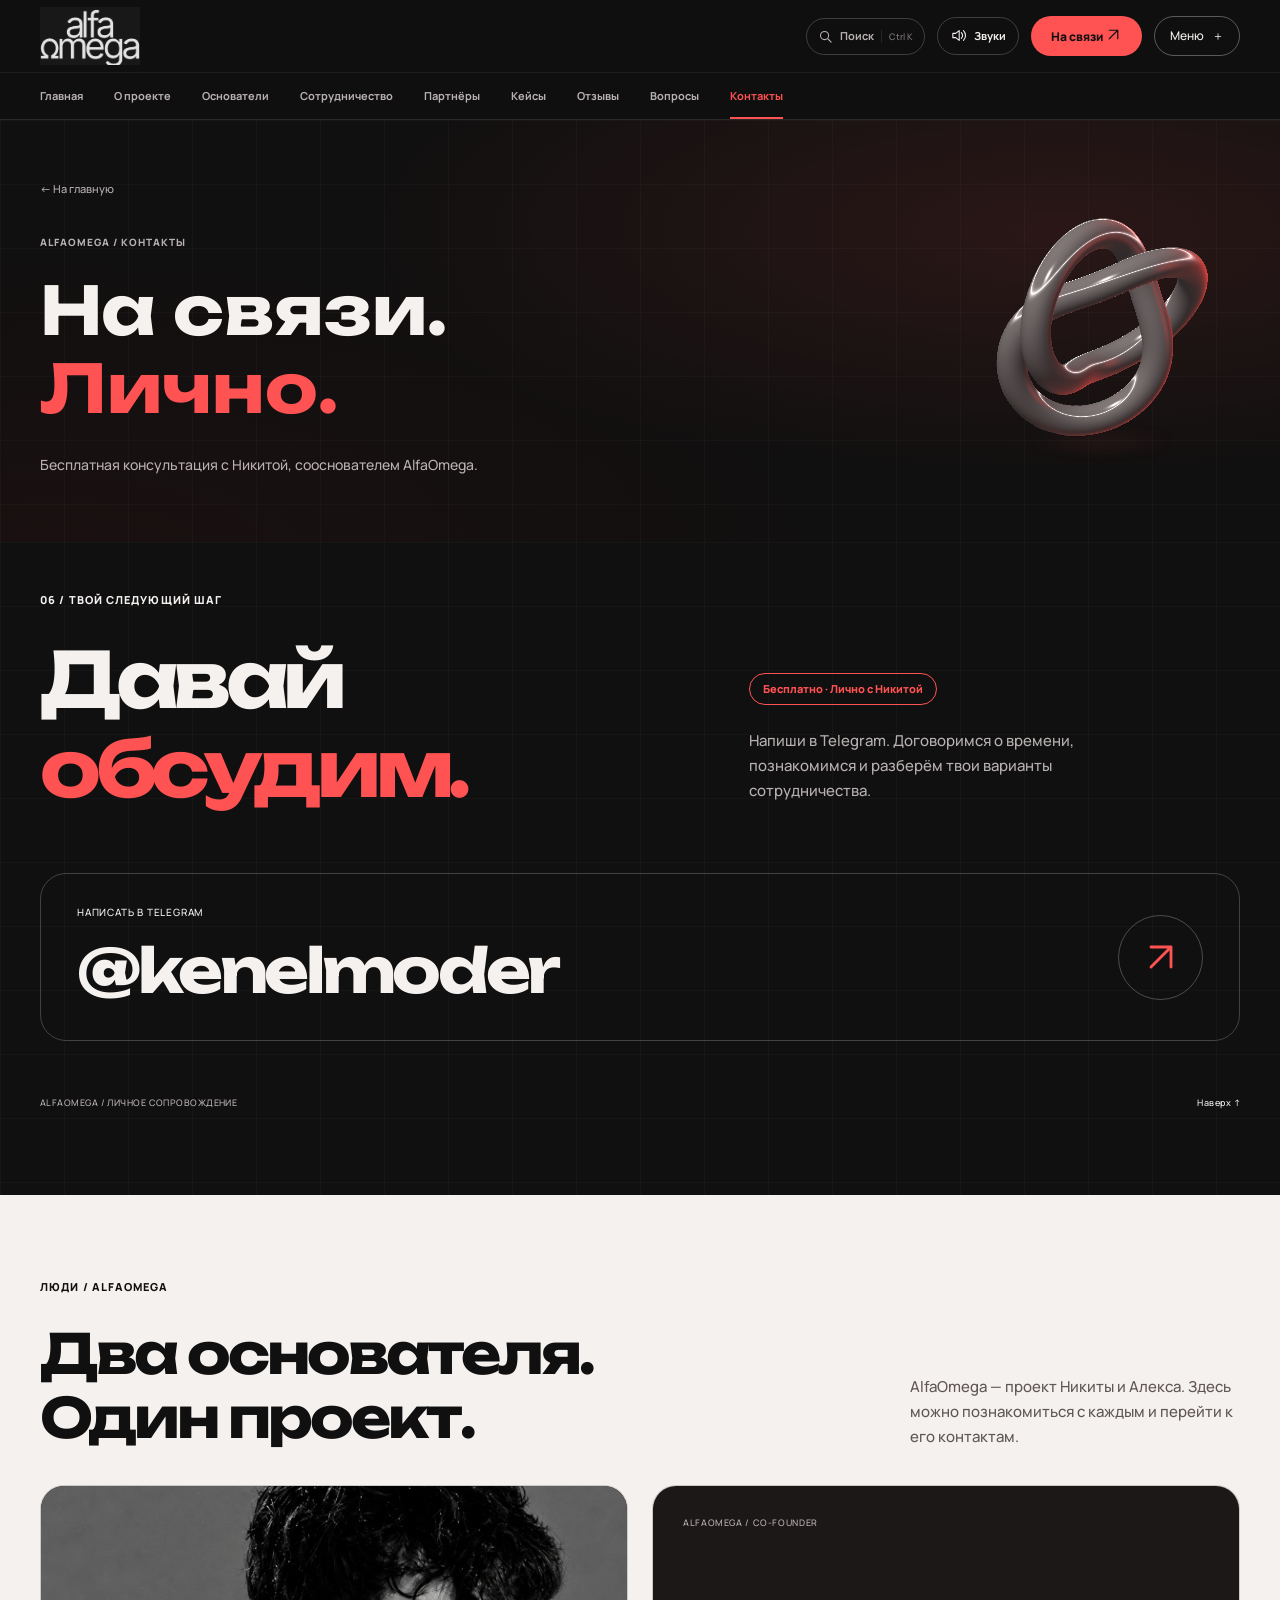
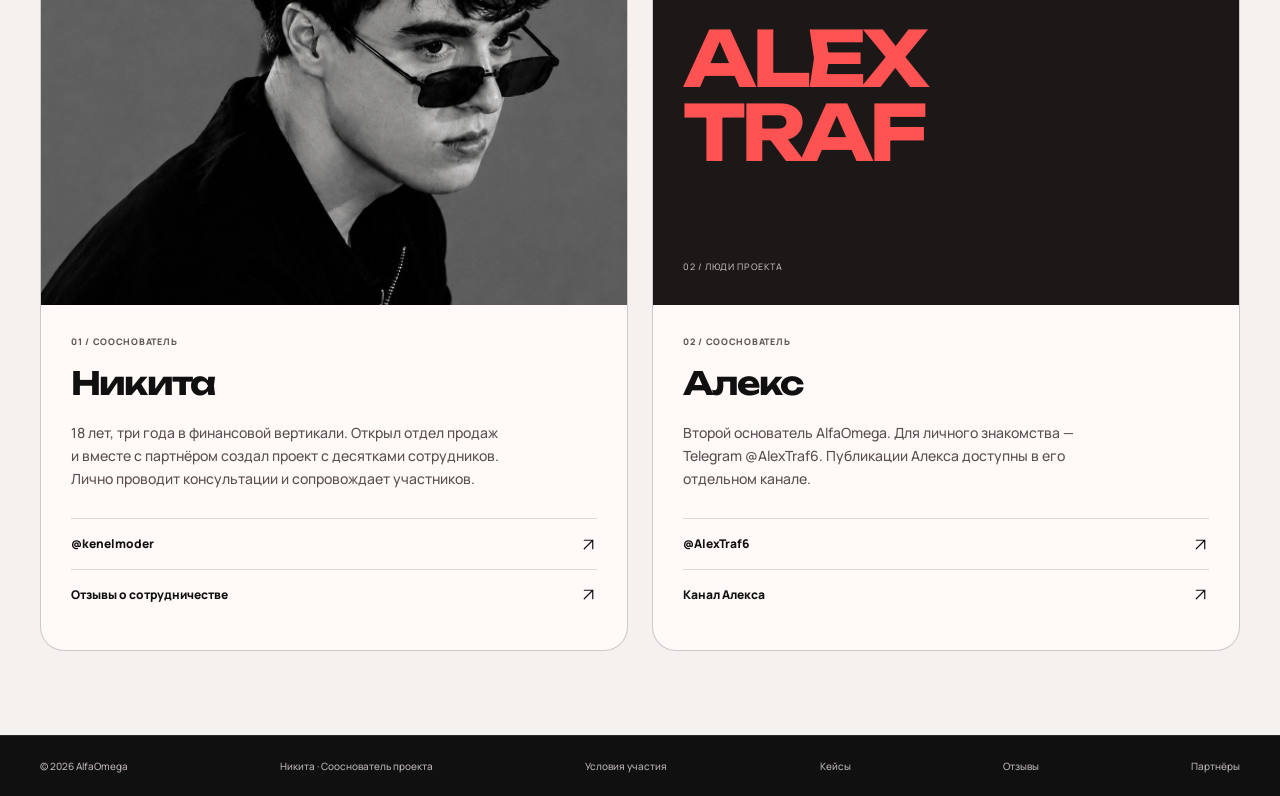
<file: contact.html>
<!doctype html>
<html lang="ru">
<head>
  <meta charset="utf-8">
  <meta name="viewport" content="width=device-width, initial-scale=1">
  <meta name="robots" content="index, follow, max-image-preview:large">
  <meta name="theme-color" content="#111010">
  <title>Контакты — AlfaOmega | Никита</title>
  <meta name="description" content="Бесплатная консультация с Никитой, сооснователем AlfaOmega.">
  <link rel="canonical" href="https://alfaomega-nikita.sandyplume1025.chatgpt.site/contact.html">
  <link rel="icon" href="assets/alfaomega-logo.jpeg" type="image/jpeg">
  <link rel="preload" href="assets/manrope-variable.ttf" as="font" type="font/ttf" crossorigin>
  <link rel="stylesheet" href="styles.css?v=22">
  <script src="site.js?v=20" defer></script>
  <script src="sounds.js?v=20" defer></script>
  <script src="experience.js?v=20" defer></script>
  <script src="sculpture.js?v=20" defer></script>
  <meta property="og:type" content="website">
  <meta property="og:locale" content="ru_RU">
  <meta property="og:title" content="Контакты — AlfaOmega">
  <meta property="og:description" content="Бесплатная консультация с Никитой, сооснователем AlfaOmega.">
  <meta property="og:url" content="https://alfaomega-nikita.sandyplume1025.chatgpt.site/contact.html">
  <meta property="og:image" content="https://alfaomega-nikita.sandyplume1025.chatgpt.site/assets/nikita.jpeg">
  <meta property="og:image:alt" content="Никита, создатель AlfaOmega">
  <meta name="twitter:card" content="summary">
  <script type="application/ld+json">
{
  "@context": "https://schema.org",
  "@graph": [
    {
      "@type": "WebSite",
      "@id": "https://alfaomega-nikita.sandyplume1025.chatgpt.site/#website",
      "url": "https://alfaomega-nikita.sandyplume1025.chatgpt.site/",
      "name": "AlfaOmega",
      "alternateName": [
        "Альфа Омега",
        "АльфаОмега"
      ],
      "inLanguage": "ru-RU",
      "publisher": {
        "@id": "https://alfaomega-nikita.sandyplume1025.chatgpt.site/#project"
      }
    },
    {
      "@type": "Organization",
      "@id": "https://alfaomega-nikita.sandyplume1025.chatgpt.site/#project",
      "name": "AlfaOmega",
      "alternateName": [
        "Альфа Омега",
        "АльфаОмега"
      ],
      "url": "https://alfaomega-nikita.sandyplume1025.chatgpt.site/",
      "description": "Проект в финансовой вертикали. Сотрудничество по партнёрским программам.",
      "logo": "https://alfaomega-nikita.sandyplume1025.chatgpt.site/assets/alfaomega-logo.jpeg",
      "founder": [
        {
          "@id": "https://alfaomega-nikita.sandyplume1025.chatgpt.site/#nikita"
        },
        {
          "@id": "https://alfaomega-nikita.sandyplume1025.chatgpt.site/#alex"
        }
      ]
    },
    {
      "@type": "Person",
      "@id": "https://alfaomega-nikita.sandyplume1025.chatgpt.site/#nikita",
      "name": "Никита",
      "jobTitle": "Сооснователь AlfaOmega",
      "url": "https://alfaomega-nikita.sandyplume1025.chatgpt.site/",
      "image": "https://alfaomega-nikita.sandyplume1025.chatgpt.site/assets/nikita.jpeg",
      "sameAs": [
        "https://t.me/kenelmoder"
      ],
      "affiliation": {
        "@id": "https://alfaomega-nikita.sandyplume1025.chatgpt.site/#project"
      }
    },
    {
      "@type": "Person",
      "@id": "https://alfaomega-nikita.sandyplume1025.chatgpt.site/#alex",
      "name": "Алекс",
      "jobTitle": "Сооснователь AlfaOmega",
      "url": "https://alfaomega-nikita.sandyplume1025.chatgpt.site/founders.html",
      "sameAs": [
        "https://t.me/AlexTraf6",
        "https://t.me/+PCmVGvibhLFiMDhi"
      ],
      "affiliation": {
        "@id": "https://alfaomega-nikita.sandyplume1025.chatgpt.site/#project"
      }
    },
    {
      "@type": "WebPage",
      "@id": "https://alfaomega-nikita.sandyplume1025.chatgpt.site/contact.html#webpage",
      "url": "https://alfaomega-nikita.sandyplume1025.chatgpt.site/contact.html",
      "name": "Контакты — AlfaOmega",
      "description": "Бесплатная консультация с Никитой, сооснователем AlfaOmega.",
      "inLanguage": "ru-RU",
      "isPartOf": {
        "@id": "https://alfaomega-nikita.sandyplume1025.chatgpt.site/#website"
      },
      "about": [
        {
          "@id": "https://alfaomega-nikita.sandyplume1025.chatgpt.site/#project"
        },
        {
          "@id": "https://alfaomega-nikita.sandyplume1025.chatgpt.site/#nikita"
        }
      ]
    }
  ]
}
</script>
  <script src="motion.js?v=22" defer></script>
</head>
<body class="inner-page"><div class="transition-screen" aria-hidden="true"></div><div class="reading-progress" aria-hidden="true"></div><a class="skip-link" href="#main">Перейти к содержимому</a>
<div class="header-shell" id="top"><header class="header wrap">
<a class="wordmark" href="index.html" aria-label="AlfaOmega — на главную"><span class="logo-crop"><img src="assets/alfaomega-logo.jpeg" width="1206" height="1124" alt="AlfaOmega"></span></a>
<nav class="desktop-nav" aria-label="Основная навигация"><a href="index.html">Главная</a><a href="about.html">О проекте</a><a href="founders.html">Основатели</a><a href="cooperation.html">Сотрудничество</a><a href="partners.html">Партнёры</a><a href="cases.html">Кейсы</a><a href="reviews.html">Отзывы</a><a href="faq.html">Вопросы</a><a href="contact.html" aria-current="page">Контакты</a></nav>
<div class="header-actions"><button type="button" class="quick-search-toggle" aria-label="Поиск по сайту" aria-haspopup="dialog" aria-controls="quick-navigation" hidden><svg viewBox="0 0 24 24" fill="none" aria-hidden="true"><circle cx="10.5" cy="10.5" r="6.5"/><path d="m16 16 5 5"/></svg><span>Поиск</span><kbd>⌘ K</kbd></button><button class="sfx-toggle" type="button" aria-pressed="true" aria-label="Выключить звуковые эффекты" title="Звуки интерфейса" hidden><svg viewBox="0 0 24 24" fill="none" aria-hidden="true"><path d="M4 9v6h4l5 4V5L8 9H4Z"/><path class="sfx-waves" d="M16 8a6 6 0 0 1 0 8M19 5a10 10 0 0 1 0 14"/><path class="sfx-muted" d="m16 9 6 6m-6 0 6-6"/></svg><span>Звуки</span></button><a class="header-telegram" href="https://t.me/kenelmoder" target="_blank" rel="noopener noreferrer">На связи <svg class="icon-arrow" viewBox="0 0 24 24" fill="none" aria-hidden="true"><path d="M6 18 18 6M6 6h12v12"/></svg></a><button class="menu-toggle" type="button" aria-expanded="false" aria-controls="mobile-navigation">Меню <span aria-hidden="true">＋</span></button></div></header><nav class="section-tabs" aria-label="Разделы сайта"><div class="wrap section-tabs-track"><a href="index.html">Главная</a><a href="about.html">О проекте</a><a href="founders.html">Основатели</a><a href="cooperation.html">Сотрудничество</a><a href="partners.html">Партнёры</a><a href="cases.html">Кейсы</a><a href="reviews.html">Отзывы</a><a href="faq.html">Вопросы</a><a href="contact.html" aria-current="page">Контакты</a></div></nav>
<nav class="mobile-nav" id="mobile-navigation" aria-label="Навигация для телефона" hidden><div class="wrap"><a href="index.html">Главная<span aria-hidden="true">01</span></a><a href="about.html">О проекте<span aria-hidden="true">02</span></a><a href="founders.html">Основатели<span aria-hidden="true">03</span></a><a href="cooperation.html">Сотрудничество<span aria-hidden="true">04</span></a><a href="partners.html">Партнёры<span aria-hidden="true">05</span></a><a href="cases.html">Кейсы<span aria-hidden="true">06</span></a><a href="reviews.html">Отзывы<span aria-hidden="true">07</span></a><a href="faq.html">Вопросы<span aria-hidden="true">08</span></a><a href="contact.html" aria-current="page">Контакты<span aria-hidden="true">09</span></a></div></nav></div>
<main id="main"><section class="page-hero dark-grid"><div class="wrap"><div class="page-hero-copy"><a class="breadcrumb" href="index.html">← На главную</a><p class="section-label">ALFAOMEGA / КОНТАКТЫ</p><h1>На связи.<br><span class="lime-text">Лично.</span></h1><p class="page-hero-description">Бесплатная консультация с Никитой, сооснователем AlfaOmega.</p></div><div class="hero-sculpture" aria-hidden="true"><img class="sculpture-fallback" src="assets/chrome-knot.svg?v=20" width="320" height="320" alt=""><canvas class="sculpture-canvas" data-sculpture width="320" height="320"></canvas></div></div></section><section class="contact section dark-grid" id="contact" aria-labelledby="contact-title"><div class="wrap"><p class="section-label">06 / ТВОЙ СЛЕДУЮЩИЙ ШАГ</p><div class="contact-top"><h2 id="contact-title">Давай<br><span class="lime-text">обсудим.</span></h2><div><span class="pill">Бесплатно · Лично с Никитой</span><p>Напиши в Telegram. Договоримся о времени, познакомимся и разберём твои варианты сотрудничества.</p></div></div><a class="contact-link" href="https://t.me/kenelmoder" target="_blank" rel="noopener noreferrer"><span><small>НАПИСАТЬ В TELEGRAM</small><strong>@kenelmoder</strong></span><span class="contact-arrow" aria-hidden="true"><svg class="icon-arrow" viewBox="0 0 24 24" fill="none" aria-hidden="true"><path d="M6 18 18 6M6 6h12v12"/></svg></span></a><div class="contact-bottom"><span>ALFAOMEGA / ЛИЧНОЕ СОПРОВОЖДЕНИЕ</span><a href="#top">Наверх ↑</a></div></div></section><section class="founders section light" id="founders" aria-labelledby="founders-title"><div class="wrap"><p class="section-label">ЛЮДИ / ALFAOMEGA</p><div class="section-heading"><h2 id="founders-title">Два основателя.<br>Один проект.</h2><p>AlfaOmega — проект Никиты и Алекса. Здесь можно познакомиться с каждым и перейти к его контактам.</p></div><div class="founder-grid"><article class="founder-card reveal"><div class="founder-visual"><img src="assets/nikita.jpeg" width="640" height="640" alt="Никита, сооснователь AlfaOmega" loading="lazy"></div><div class="founder-body"><span class="founder-number">01 / СООСНОВАТЕЛЬ</span><h3>Никита</h3><p>18 лет, три года в финансовой вертикали. Открыл отдел продаж и вместе с партнёром создал проект с десятками сотрудников. Лично проводит консультации и сопровождает участников.</p><div class="founder-links"><a href="https://t.me/kenelmoder" target="_blank" rel="noopener noreferrer">@kenelmoder <svg class="icon-arrow" viewBox="0 0 24 24" fill="none" aria-hidden="true"><path d="M6 18 18 6M6 6h12v12"/></svg></a><a href="https://t.me/otzvkenel" target="_blank" rel="noopener noreferrer">Отзывы о сотрудничестве <svg class="icon-arrow" viewBox="0 0 24 24" fill="none" aria-hidden="true"><path d="M6 18 18 6M6 6h12v12"/></svg></a></div></div></article><article class="founder-card founder-alex reveal"><div class="founder-wordmark" aria-hidden="true"><span>ALFAOMEGA / CO-FOUNDER</span><strong>ALEX<br>TRAF</strong><small>02 / ЛЮДИ ПРОЕКТА</small></div><div class="founder-body"><span class="founder-number">02 / СООСНОВАТЕЛЬ</span><h3>Алекс</h3><p>Второй основатель AlfaOmega. Для личного знакомства — Telegram @AlexTraf6. Публикации Алекса доступны в его отдельном канале.</p><div class="founder-links"><a href="https://t.me/AlexTraf6" target="_blank" rel="noopener noreferrer">@AlexTraf6 <svg class="icon-arrow" viewBox="0 0 24 24" fill="none" aria-hidden="true"><path d="M6 18 18 6M6 6h12v12"/></svg></a><a href="https://t.me/+PCmVGvibhLFiMDhi" target="_blank" rel="noopener noreferrer">Канал Алекса <svg class="icon-arrow" viewBox="0 0 24 24" fill="none" aria-hidden="true"><path d="M6 18 18 6M6 6h12v12"/></svg></a></div></div></article></div></div></section></main><footer class="footer"><div class="wrap"><span>© 2026 AlfaOmega</span><span>Никита · Сооснователь проекта</span><a href="cooperation.html#conditions">Условия участия</a><a href="cases.html">Кейсы</a><a href="reviews.html">Отзывы</a><a href="partners.html">Партнёры</a></div></footer>
<aside class="mobile-dock" aria-label="Связаться с Никитой" hidden><a href="https://t.me/kenelmoder" target="_blank" rel="noopener noreferrer"><span>Обсудить сотрудничество<small>Бесплатно · Лично с Никитой</small></span><span aria-hidden="true"><svg class="icon-arrow" viewBox="0 0 24 24" fill="none" aria-hidden="true"><path d="M6 18 18 6M6 6h12v12"/></svg></span></a></aside>
<dialog id="format-once" class="format-dialog" aria-labelledby="once-title"><button type="button" class="dialog-close" data-close-dialog aria-label="Закрыть">×</button><p class="section-label">01 / РАЗОВЫЙ ФОРМАТ</p><h2 id="once-title">Одно действие.<br>Одна выплата.</h2><p>Вариант для тех, кто хочет участвовать один раз, без постоянной занятости.</p><dl><div><dt>Что сделать</dt><dd>Выполнить согласованное целевое действие по условиям выбранной партнёрской программы.</dd></div><div><dt>Когда выплата</dt><dd>Сразу после выполнения согласованного действия. Само действие, условия и сумму объясню на звонке.</dd></div><div><dt>Ориентир первой недели</dt><dd>15–20 тысяч рублей со слов Никиты. Сумма и срок не гарантированы: зависят от программы и выполнения её условий. Конкретные условия обсуждаем до старта.</dd></div><div><dt>С чего начать</dt><dd>Написать мне в Telegram и договориться о бесплатной консультации.</dd></div></dl><a class="button button-dark" href="https://t.me/kenelmoder" target="_blank" rel="noopener noreferrer">Обсудить с Никитой <span aria-hidden="true"><svg class="icon-arrow" viewBox="0 0 24 24" fill="none" aria-hidden="true"><path d="M6 18 18 6M6 6h12v12"/></svg></span></a></dialog>
<dialog id="format-regular" class="format-dialog" aria-labelledby="regular-title"><button type="button" class="dialog-close" data-close-dialog aria-label="Закрыть">×</button><p class="section-label">02 / РЕГУЛЯРНЫЙ ФОРМАТ</p><h2 id="regular-title">Участие.<br>Сопровождение.<br>Рост.</h2><p>Ежедневное сотрудничество по партнёрским программам с личным сопровождением.</p><dl><div><dt>Занятость</dt><dd>2–3 часа в день, вечером. Часы в пределах вечера выбираешь сам.</dd></div><div><dt>Развитие и доход</dt><dd>Возможен карьерный рост. Ориентир — от 100 000 ₽, перспектива роста — 300 000 ₽ и выше. Суммы не гарантированы: период расчёта, задачи и выплаты обсуждаем до начала участия.</dd></div><div><dt>Первый этап</dt><dd>Материалы и постепенное включение в практику. Ориентир первых выплат — около двух недель, без гарантии срока. Условия и сумму обсуждаем до начала работы.</dd></div><div><dt>Сопровождение</dt><dd>В регулярном формате остаёмся на связи. По мере выполнения задач можно разбирать новые темы, включая создание и управление командой.</dd></div><div><dt>Оформление</dt><dd>Работа на себя, в том числе в статусе самозанятого. Индивидуальные условия разбираем на консультации.</dd></div></dl><a class="button button-dark" href="https://t.me/kenelmoder" target="_blank" rel="noopener noreferrer">Обсудить с Никитой <span aria-hidden="true"><svg class="icon-arrow" viewBox="0 0 24 24" fill="none" aria-hidden="true"><path d="M6 18 18 6M6 6h12v12"/></svg></span></a></dialog>

<dialog class="quick-navigation" id="quick-navigation" aria-labelledby="quick-title"><div class="quick-topline"><h2 id="quick-title">Что ищешь?</h2><button type="button" class="quick-close" data-close-dialog aria-label="Закрыть поиск"><svg viewBox="0 0 24 24" fill="none" aria-hidden="true"><path d="m6 6 12 12M6 18 18 6"/></svg></button></div><label class="quick-query"><svg viewBox="0 0 24 24" fill="none" aria-hidden="true"><circle cx="10.5" cy="10.5" r="6.5"/><path d="m16 16 5 5"/></svg><span class="sr-only">Поиск по разделам и вопросам</span><input type="search" id="quick-query" placeholder="Например: график, опыт, Алекс…" autocomplete="off" aria-controls="quick-results"></label><p class="quick-count" aria-live="polite"></p><div class="quick-results" id="quick-results"><a class="quick-entry" href="cooperation.html#format-picker" data-find="Подобрать формат сотрудничества три вопроса разовое регулярное занятость"><span><strong>Подобрать формат</strong><small>Три вопроса перед консультацией</small></span><span class="quick-type">Инструмент</span></a><a class="quick-entry" href="index.html" data-find="Главная Знакомство с AlfaOmega"><span><strong>Главная</strong><small>Знакомство с AlfaOmega</small></span><span class="quick-type">Раздел</span></a><a class="quick-entry" href="about.html" data-find="О проекте Подход и команда"><span><strong>О проекте</strong><small>Подход и команда</small></span><span class="quick-type">Раздел</span></a><a class="quick-entry" href="founders.html" data-find="Основатели Никита и Алекс, личные контакты"><span><strong>Основатели</strong><small>Никита и Алекс, личные контакты</small></span><span class="quick-type">Раздел</span></a><a class="quick-entry" href="cooperation.html" data-find="Сотрудничество Разовый и регулярный форматы, условия"><span><strong>Сотрудничество</strong><small>Разовый и регулярный форматы, условия</small></span><span class="quick-type">Раздел</span></a><a class="quick-entry" href="partners.html" data-find="Партнёры Компании в партнёрских программах"><span><strong>Партнёры</strong><small>Компании в партнёрских программах</small></span><span class="quick-type">Раздел</span></a><a class="quick-entry" href="cases.html#dima-results" data-find="Результаты Димы скриншоты первый 1 месяц третий четвертый 3 4 месяц 207 900 727 650 баланс HOLD статистика"><span><strong>Результаты Димы: скриншоты</strong><small>Первый и 3–4-й месяц участия</small></span><span class="quick-type">Кейс</span></a><a class="quick-entry" href="cases.html" data-find="Кейс Димы Наставничество и самостоятельная команда"><span><strong>Кейс Димы</strong><small>Наставничество и самостоятельная команда</small></span><span class="quick-type">Раздел</span></a><a class="quick-entry" href="reviews.html#dima-review" data-find="Отзыв Димы diman_zaytsev4 личный опыт обучение наставничество скриншот контакт Telegram"><span><strong>Отзыв Димы</strong><small>Личный опыт и контакт @diman_zaytsev4</small></span><span class="quick-type">Отзыв</span></a><a class="quick-entry" href="reviews.html" data-find="Отзывы Канал с отзывами участников"><span><strong>Отзывы</strong><small>Канал с отзывами участников</small></span><span class="quick-type">Раздел</span></a><a class="quick-entry" href="faq.html" data-find="Вопросы Опыт, телефон, занятость, выплаты"><span><strong>Вопросы</strong><small>Опыт, телефон, занятость, выплаты</small></span><span class="quick-type">Раздел</span></a><a class="quick-entry" href="contact.html" data-find="Контакты Бесплатная консультация с Никитой"><span><strong>Контакты</strong><small>Бесплатная консультация с Никитой</small></span><span class="quick-type">Раздел</span></a><a class="quick-entry" href="faq.html#faq-question-1" data-find="Что такое AlfaOmega? AlfaOmega — проект Никиты и Алекса в финансовой вертикали. Мы привлекаем людей на партнёрские предложения и индивидуально подбираем формат сотрудничества. У Никиты три года опыта в этом направлении; в проекте — десятки сотрудников и собственный отдел продаж."><span><strong>Что такое AlfaOmega?</strong><small>Ответ в разделе «Вопросы»</small></span><span class="quick-type">Вопрос</span></a><a class="quick-entry" href="faq.html#faq-question-2" data-find="Кого вы приглашаете? Ребят от 17 до 28 лет из России, заинтересованных в сотрудничестве по партнёрским программам. Конкретный вариант подбираем на консультации."><span><strong>Кого вы приглашаете?</strong><small>Ответ в разделе «Вопросы»</small></span><span class="quick-type">Вопрос</span></a><a class="quick-entry" href="faq.html#faq-question-3" data-find="Нужен ли опыт? Нет, предыдущий опыт не обязателен. На первом звонке познакомимся, обсудим твои возможности и варианты, с которых можно начать."><span><strong>Нужен ли опыт?</strong><small>Ответ в разделе «Вопросы»</small></span><span class="quick-type">Вопрос</span></a><a class="quick-entry" href="faq.html#faq-question-4" data-find="Что нужно для старта? Из техники достаточно телефона, компьютер не обязателен. Остальные условия зависят от выбранной партнёрской программы — расскажу о них до начала сотрудничества."><span><strong>Что нужно для старта?</strong><small>Ответ в разделе «Вопросы»</small></span><span class="quick-type">Вопрос</span></a><a class="quick-entry" href="faq.html#faq-question-5" data-find="Можно участвовать только один раз? Да, есть разовый формат. Ты выполняешь одно согласованное целевое действие и получаешь выплату сразу после его выполнения. Само действие, условия и размер вознаграждения объясню на звонке."><span><strong>Можно участвовать только один раз?</strong><small>Ответ в разделе «Вопросы»</small></span><span class="quick-type">Вопрос</span></a><a class="quick-entry" href="faq.html#faq-question-6" data-find="Как устроен вечерний график? Для регулярного формата нужно выделять 2–3 часа в день, в вечернее время. Конкретные часы в пределах вечера выбираешь самостоятельно."><span><strong>Как устроен вечерний график?</strong><small>Ответ в разделе «Вопросы»</small></span><span class="quick-type">Вопрос</span></a><a class="quick-entry" href="faq.html#faq-question-7" data-find="Консультация платная? Нет, консультация бесплатная. Её провожу лично я: выслушаю тебя, узнаю получше и предложу подходящие варианты сотрудничества."><span><strong>Консультация платная?</strong><small>Ответ в разделе «Вопросы»</small></span><span class="quick-type">Вопрос</span></a><a class="quick-entry" href="faq.html#faq-question-8" data-find="Кто будет меня сопровождать? Я, Никита, лично сопровождаю участников после выбора формата. При регулярном сотрудничестве остаёмся на связи: по мере выполнения задач можно разбирать дополнительные темы, включая создание команды и управление её работой. В AlfaOmega также есть менеджеры и собственный отдел продаж."><span><strong>Кто будет меня сопровождать?</strong><small>Ответ в разделе «Вопросы»</small></span><span class="quick-type">Вопрос</span></a><a class="quick-entry" href="faq.html#faq-question-9" data-find="Как оформляется сотрудничество? Участники работают на себя по партнёрским программам, в том числе в статусе самозанятых. Индивидуальный формат и условия обсуждаем до начала работы."><span><strong>Как оформляется сотрудничество?</strong><small>Ответ в разделе «Вопросы»</small></span><span class="quick-type">Вопрос</span></a><a class="quick-entry" href="faq.html#faq-question-10" data-find="Какой доход возможен и есть ли рост? В регулярном формате есть возможность карьерного роста. Проект обозначает ориентир от 100 000 ₽ и перспективу роста до 300 000 ₽ и выше. Суммы не гарантированы: период, условия выплат и возможность достижения обсуждаем на консультации. Результат зависит от программы и выполненных задач."><span><strong>Какой доход возможен и есть ли рост?</strong><small>Ответ в разделе «Вопросы»</small></span><span class="quick-type">Вопрос</span></a><a class="quick-entry" href="faq.html#faq-question-11" data-find="Когда можно получить первые выплаты? В разовом формате Никита обозначает ориентир 15–20 тысяч рублей за первую неделю. В регулярном формате сначала изучают материалы и подключаются к работе; ориентир первых выплат — примерно две недели. Эти суммы и сроки не гарантированы: результат зависит от выбранной программы и выполнения её условий. Конкретное действие, размер вознаграждения и порядок выплат обсуждаем до начала участия."><span><strong>Когда можно получить первые выплаты?</strong><small>Ответ в разделе «Вопросы»</small></span><span class="quick-type">Вопрос</span></a><a class="quick-entry" href="faq.html#faq-question-12" data-find="Можно вырасти до своей команды? В регулярном формате можно развивать навыки и обсуждать с Никитой создание своей команды: как распределять задачи, управлять работой и выстраивать доход от результатов команды. Дополнительные темы разбираем по мере выполнения целевых действий. Темп и условия развития индивидуальны."><span><strong>Можно вырасти до своей команды?</strong><small>Ответ в разделе «Вопросы»</small></span><span class="quick-type">Вопрос</span></a><a class="quick-entry" href="faq.html#faq-question-13" data-find="Какие качества вы цените? Энтузиазм, желание учиться и разбираться в деталях, готовность пробовать новое и применять знания. Опыт для старта не обязателен; подходящий формат определяем на личной консультации."><span><strong>Какие качества вы цените?</strong><small>Ответ в разделе «Вопросы»</small></span><span class="quick-type">Вопрос</span></a><a class="quick-entry" href="cooperation.html#first-weeks" data-find="Первые недели 15 20 тысяч первая неделя первые выплаты обучение материал практика"><span><strong>Первые недели</strong><small>Подробнее о сотрудничестве и подходе</small></span><span class="quick-type">Раздел</span></a><a class="quick-entry" href="cooperation.html#growth" data-find="Путь к своей команде карьера управление распределение задачи масштаб рост"><span><strong>Путь к своей команде</strong><small>Подробнее о сотрудничестве и подходе</small></span><span class="quick-type">Раздел</span></a><a class="quick-entry" href="about.html#approach" data-find="Подход Никиты 18 лет знания энтузиазм любознательность ценности"><span><strong>Подход Никиты</strong><small>Подробнее о сотрудничестве и подходе</small></span><span class="quick-type">Раздел</span></a></div><div class="quick-empty" hidden><h3>Попробуй другое слово</h3><p>Или напиши Никите — обсудим твой вопрос лично.</p><a href="https://t.me/kenelmoder" target="_blank" rel="noopener noreferrer">Задать вопрос в Telegram</a></div><div class="quick-hint"><span>↑ ↓ выбрать · Enter открыть</span><span>Esc закрыть</span></div></dialog>
</body></html>
</file>
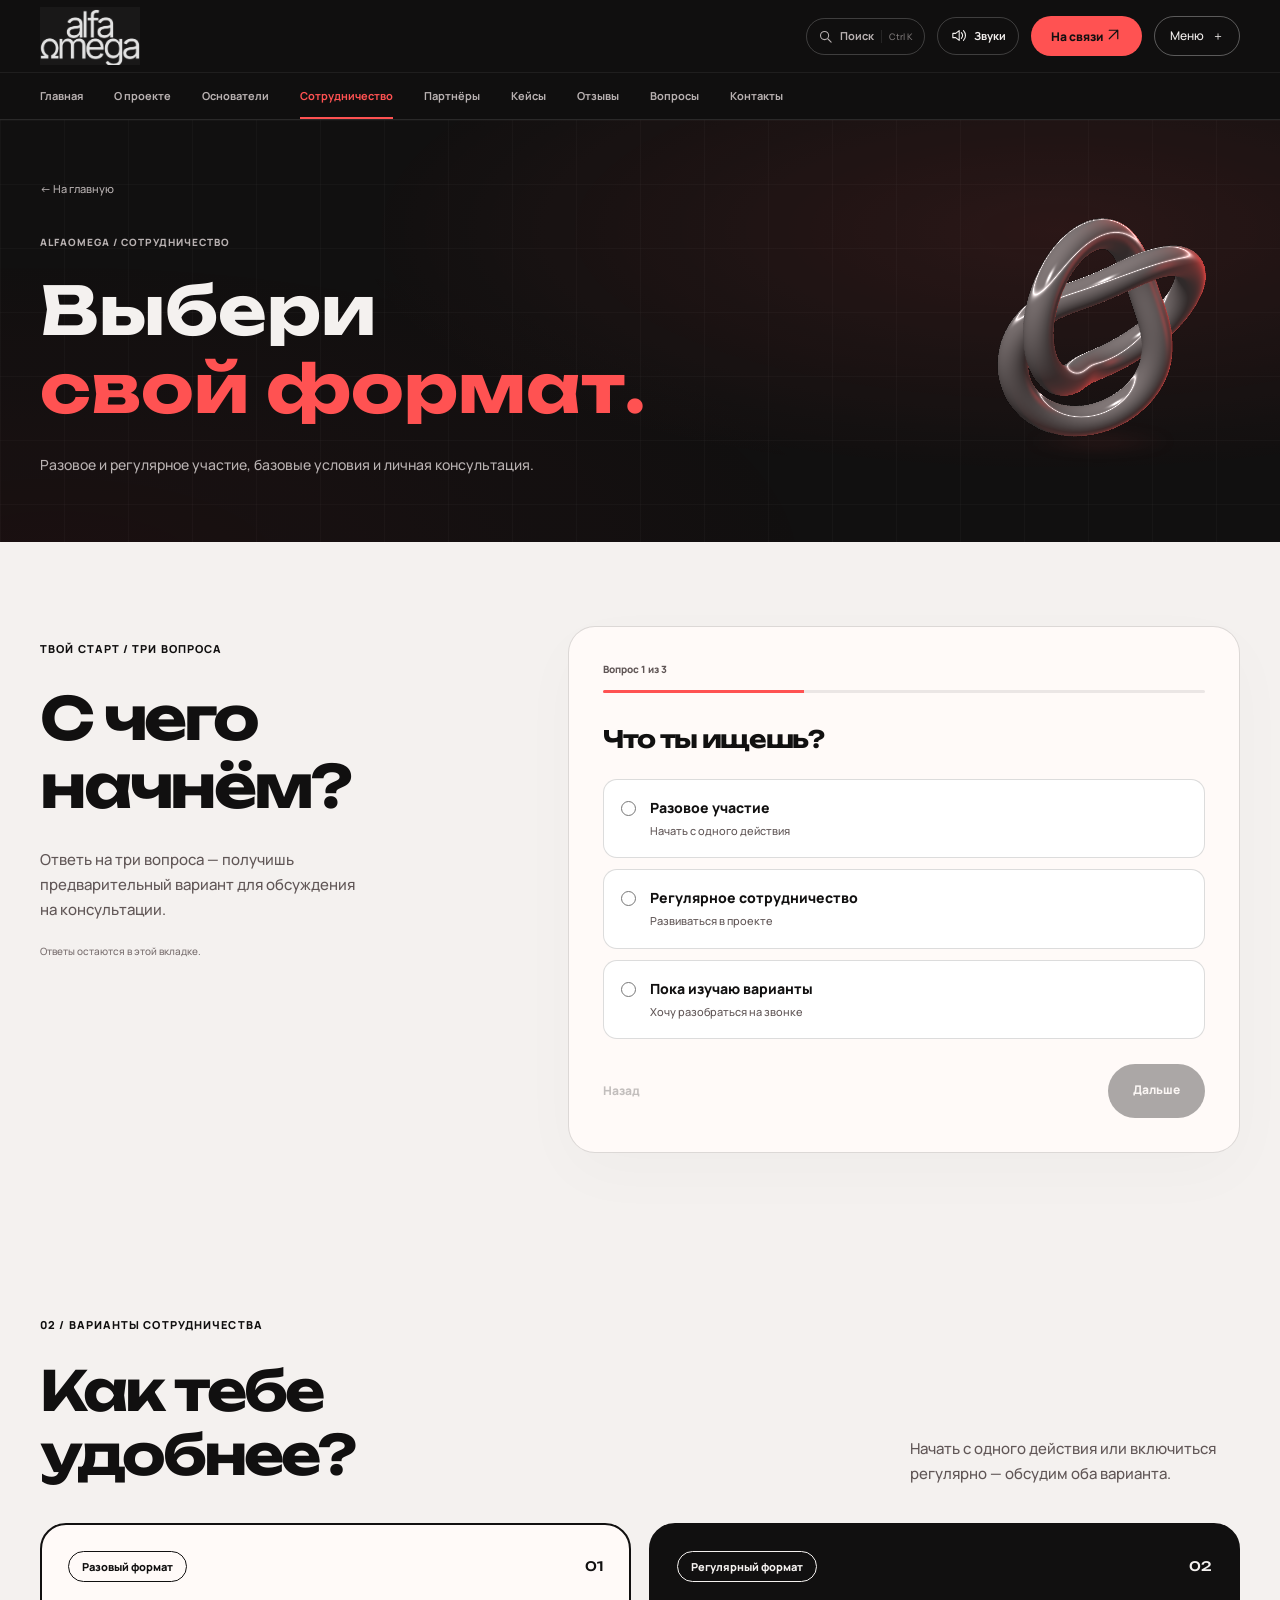
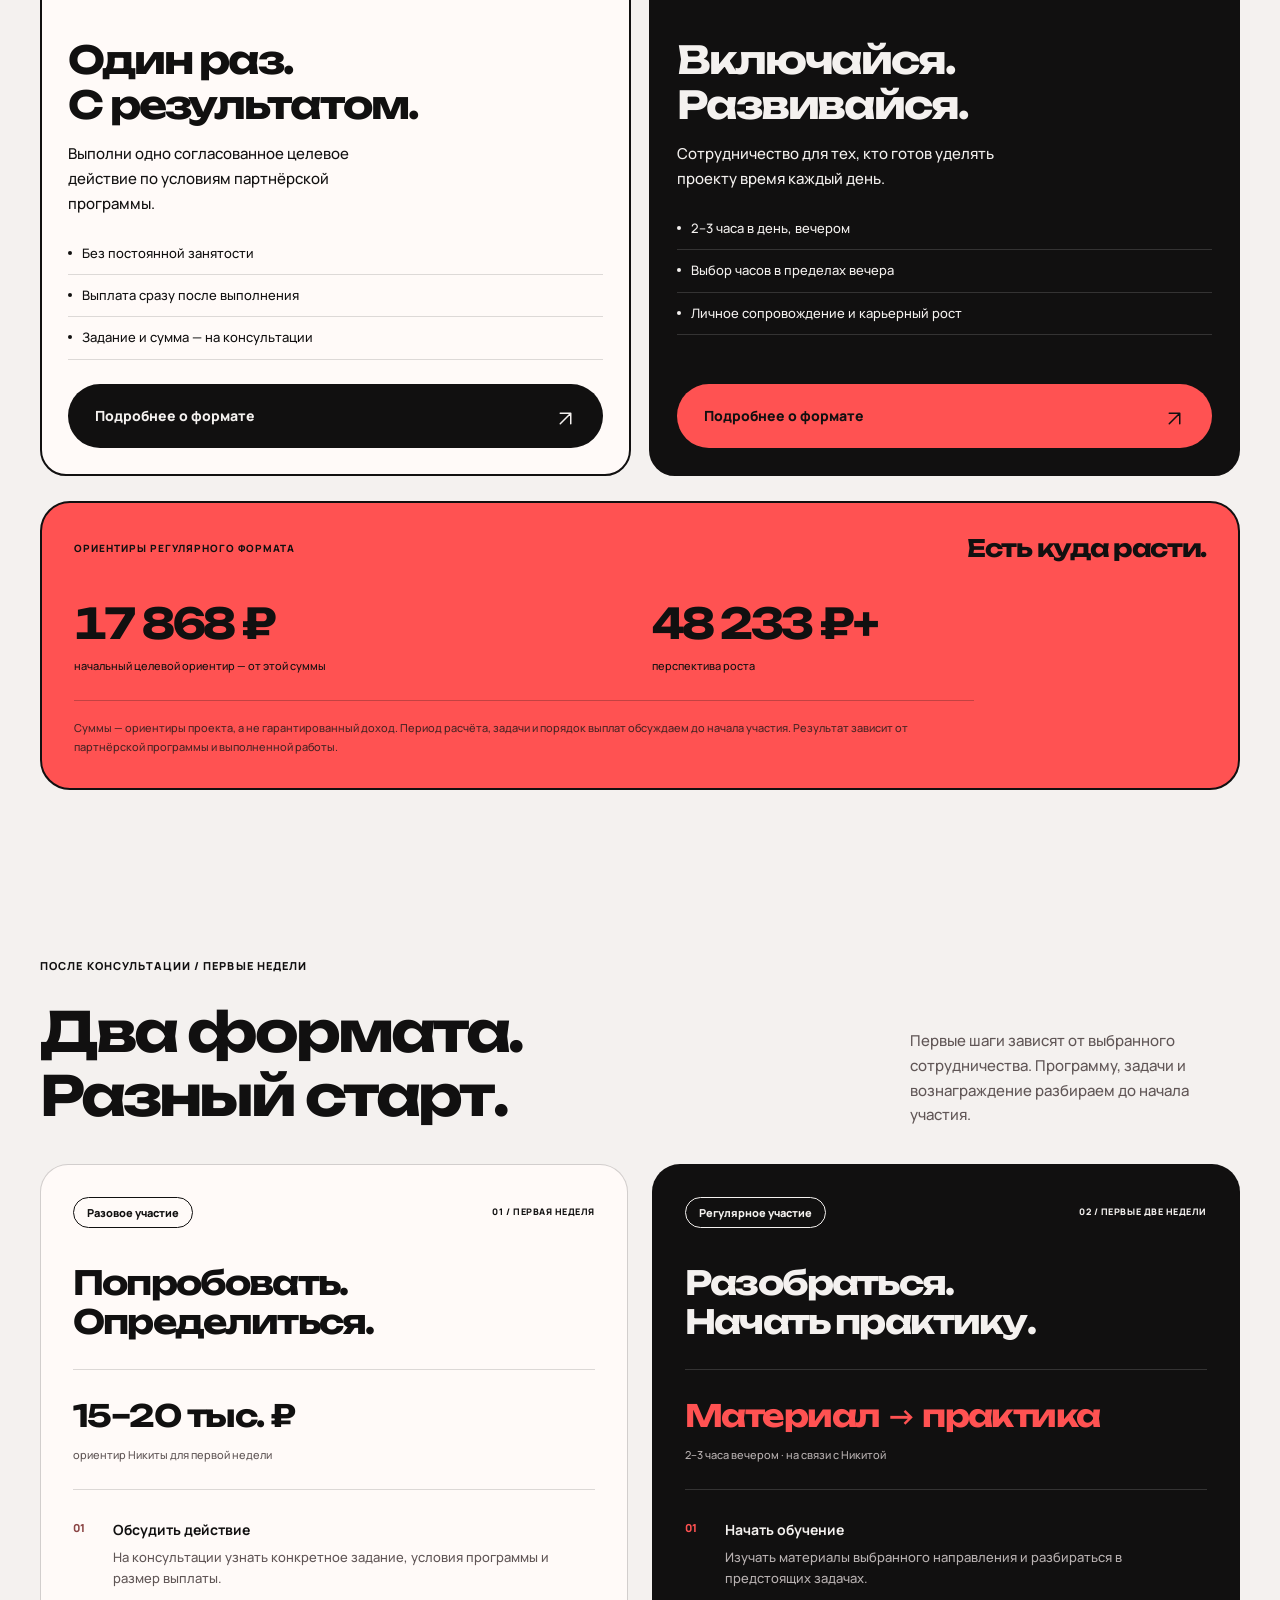
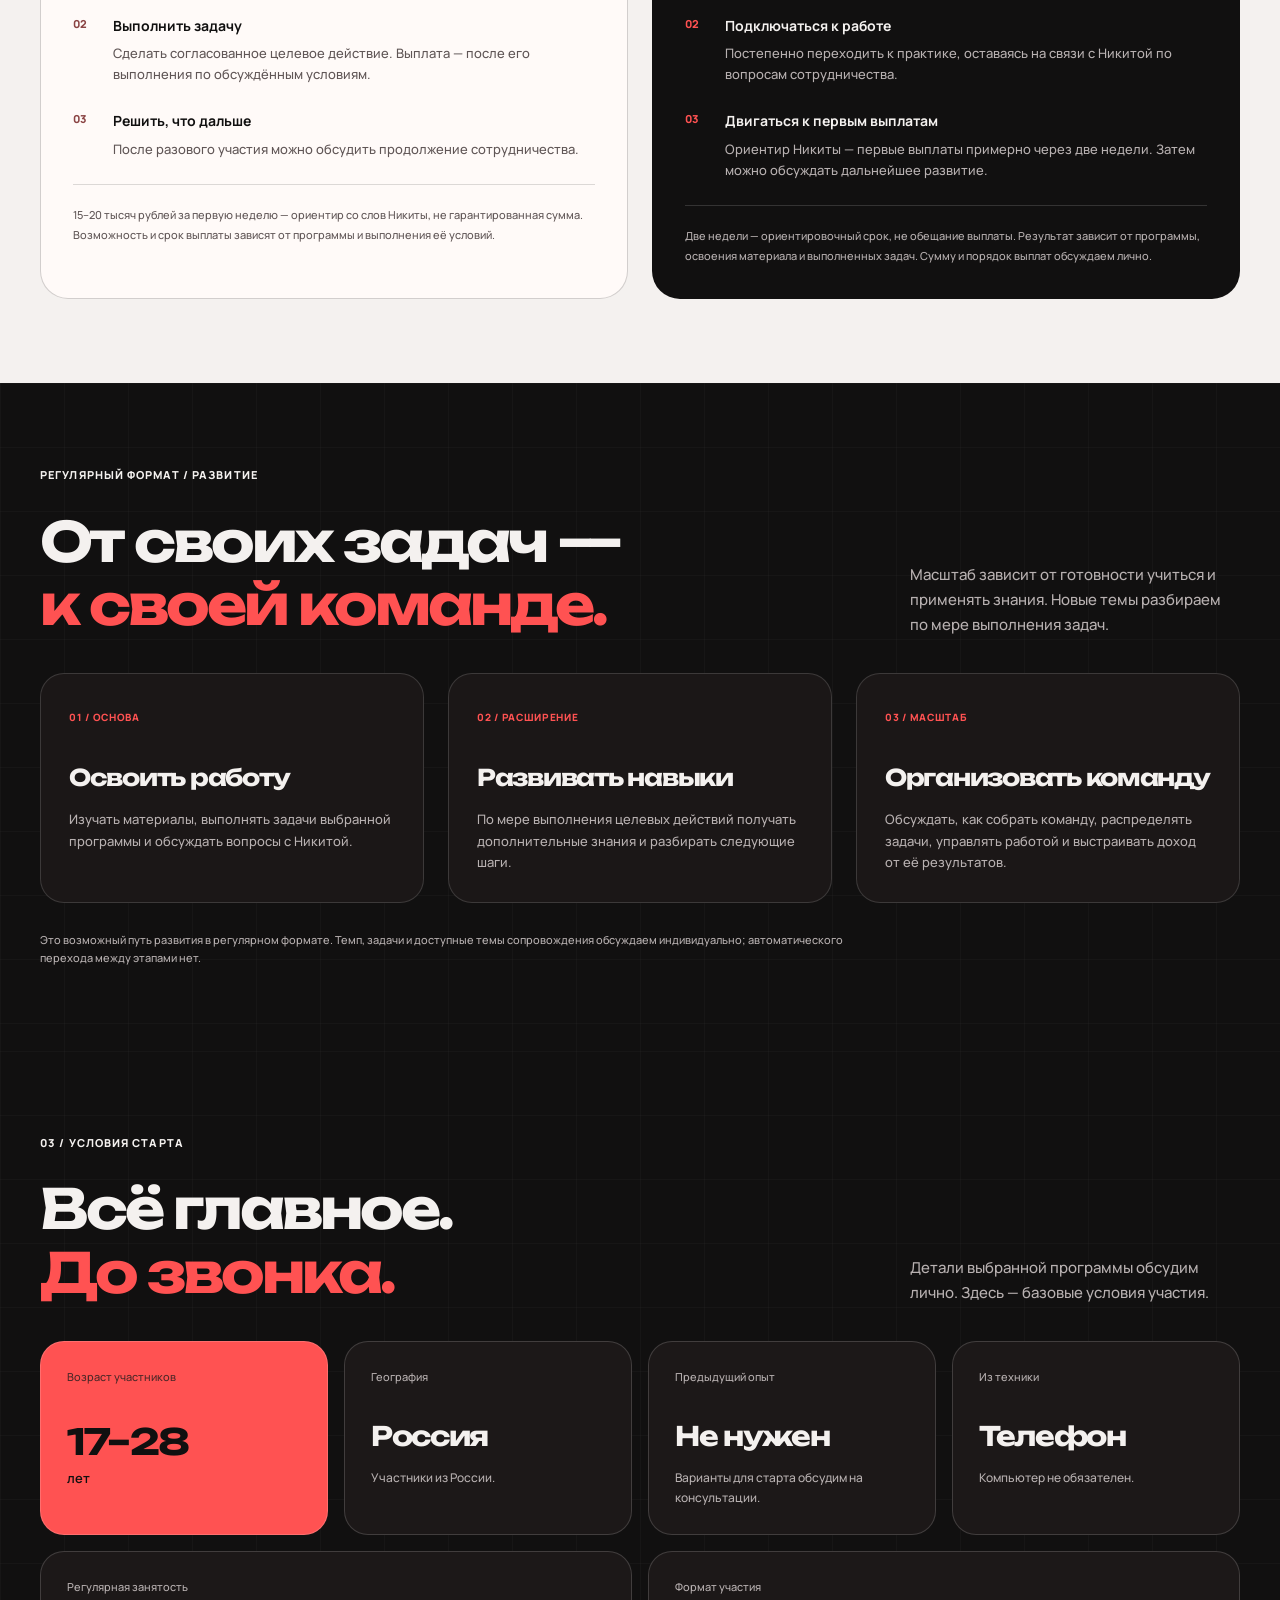
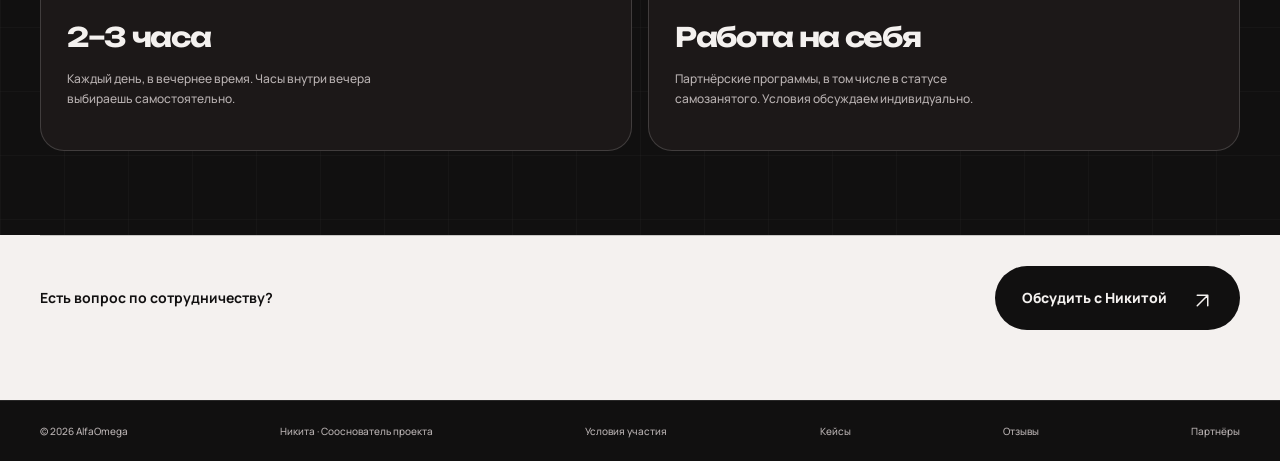
<file: cooperation.html>
<!doctype html>
<html lang="ru">
<head>
  <meta charset="utf-8">
  <meta name="viewport" content="width=device-width, initial-scale=1">
  <meta name="robots" content="index, follow, max-image-preview:large">
  <meta name="theme-color" content="#111010">
  <title>Сотрудничество — AlfaOmega | Никита</title>
  <meta name="description" content="Разовое и регулярное участие, базовые условия и личная консультация.">
  <link rel="canonical" href="https://alfaomega-nikita.sandyplume1025.chatgpt.site/cooperation.html">
  <link rel="icon" href="assets/alfaomega-logo.jpeg" type="image/jpeg">
  <link rel="preload" href="assets/manrope-variable.ttf" as="font" type="font/ttf" crossorigin>
  <link rel="stylesheet" href="styles.css?v=22">
  <script src="site.js?v=20" defer></script>
  <script src="sounds.js?v=20" defer></script>
  <script src="experience.js?v=20" defer></script>
  <script src="sculpture.js?v=20" defer></script>
  <meta property="og:type" content="website">
  <meta property="og:locale" content="ru_RU">
  <meta property="og:title" content="Сотрудничество — AlfaOmega">
  <meta property="og:description" content="Разовое и регулярное участие, базовые условия и личная консультация.">
  <meta property="og:url" content="https://alfaomega-nikita.sandyplume1025.chatgpt.site/cooperation.html">
  <meta property="og:image" content="https://alfaomega-nikita.sandyplume1025.chatgpt.site/assets/nikita.jpeg">
  <meta property="og:image:alt" content="Никита, создатель AlfaOmega">
  <meta name="twitter:card" content="summary">
  <script type="application/ld+json">
{
  "@context": "https://schema.org",
  "@graph": [
    {
      "@type": "WebSite",
      "@id": "https://alfaomega-nikita.sandyplume1025.chatgpt.site/#website",
      "url": "https://alfaomega-nikita.sandyplume1025.chatgpt.site/",
      "name": "AlfaOmega",
      "alternateName": [
        "Альфа Омега",
        "АльфаОмега"
      ],
      "inLanguage": "ru-RU",
      "publisher": {
        "@id": "https://alfaomega-nikita.sandyplume1025.chatgpt.site/#project"
      }
    },
    {
      "@type": "Organization",
      "@id": "https://alfaomega-nikita.sandyplume1025.chatgpt.site/#project",
      "name": "AlfaOmega",
      "alternateName": [
        "Альфа Омега",
        "АльфаОмега"
      ],
      "url": "https://alfaomega-nikita.sandyplume1025.chatgpt.site/",
      "description": "Проект в финансовой вертикали. Сотрудничество по партнёрским программам.",
      "logo": "https://alfaomega-nikita.sandyplume1025.chatgpt.site/assets/alfaomega-logo.jpeg",
      "founder": [
        {
          "@id": "https://alfaomega-nikita.sandyplume1025.chatgpt.site/#nikita"
        },
        {
          "@id": "https://alfaomega-nikita.sandyplume1025.chatgpt.site/#alex"
        }
      ]
    },
    {
      "@type": "Person",
      "@id": "https://alfaomega-nikita.sandyplume1025.chatgpt.site/#nikita",
      "name": "Никита",
      "jobTitle": "Сооснователь AlfaOmega",
      "url": "https://alfaomega-nikita.sandyplume1025.chatgpt.site/",
      "image": "https://alfaomega-nikita.sandyplume1025.chatgpt.site/assets/nikita.jpeg",
      "sameAs": [
        "https://t.me/kenelmoder"
      ],
      "affiliation": {
        "@id": "https://alfaomega-nikita.sandyplume1025.chatgpt.site/#project"
      }
    },
    {
      "@type": "Person",
      "@id": "https://alfaomega-nikita.sandyplume1025.chatgpt.site/#alex",
      "name": "Алекс",
      "jobTitle": "Сооснователь AlfaOmega",
      "url": "https://alfaomega-nikita.sandyplume1025.chatgpt.site/founders.html",
      "sameAs": [
        "https://t.me/AlexTraf6",
        "https://t.me/+PCmVGvibhLFiMDhi"
      ],
      "affiliation": {
        "@id": "https://alfaomega-nikita.sandyplume1025.chatgpt.site/#project"
      }
    },
    {
      "@type": "WebPage",
      "@id": "https://alfaomega-nikita.sandyplume1025.chatgpt.site/cooperation.html#webpage",
      "url": "https://alfaomega-nikita.sandyplume1025.chatgpt.site/cooperation.html",
      "name": "Сотрудничество — AlfaOmega",
      "description": "Разовое и регулярное участие, базовые условия и личная консультация.",
      "inLanguage": "ru-RU",
      "isPartOf": {
        "@id": "https://alfaomega-nikita.sandyplume1025.chatgpt.site/#website"
      },
      "about": [
        {
          "@id": "https://alfaomega-nikita.sandyplume1025.chatgpt.site/#project"
        },
        {
          "@id": "https://alfaomega-nikita.sandyplume1025.chatgpt.site/#nikita"
        }
      ]
    }
  ]
}
</script>
  <script src="motion.js?v=22" defer></script>
</head>
<body class="inner-page"><div class="transition-screen" aria-hidden="true"></div><div class="reading-progress" aria-hidden="true"></div><a class="skip-link" href="#main">Перейти к содержимому</a>
<div class="header-shell" id="top"><header class="header wrap">
<a class="wordmark" href="index.html" aria-label="AlfaOmega — на главную"><span class="logo-crop"><img src="assets/alfaomega-logo.jpeg" width="1206" height="1124" alt="AlfaOmega"></span></a>
<nav class="desktop-nav" aria-label="Основная навигация"><a href="index.html">Главная</a><a href="about.html">О проекте</a><a href="founders.html">Основатели</a><a href="cooperation.html" aria-current="page">Сотрудничество</a><a href="partners.html">Партнёры</a><a href="cases.html">Кейсы</a><a href="reviews.html">Отзывы</a><a href="faq.html">Вопросы</a><a href="contact.html">Контакты</a></nav>
<div class="header-actions"><button type="button" class="quick-search-toggle" aria-label="Поиск по сайту" aria-haspopup="dialog" aria-controls="quick-navigation" hidden><svg viewBox="0 0 24 24" fill="none" aria-hidden="true"><circle cx="10.5" cy="10.5" r="6.5"/><path d="m16 16 5 5"/></svg><span>Поиск</span><kbd>⌘ K</kbd></button><button class="sfx-toggle" type="button" aria-pressed="true" aria-label="Выключить звуковые эффекты" title="Звуки интерфейса" hidden><svg viewBox="0 0 24 24" fill="none" aria-hidden="true"><path d="M4 9v6h4l5 4V5L8 9H4Z"/><path class="sfx-waves" d="M16 8a6 6 0 0 1 0 8M19 5a10 10 0 0 1 0 14"/><path class="sfx-muted" d="m16 9 6 6m-6 0 6-6"/></svg><span>Звуки</span></button><a class="header-telegram" href="https://t.me/kenelmoder" target="_blank" rel="noopener noreferrer">На связи <svg class="icon-arrow" viewBox="0 0 24 24" fill="none" aria-hidden="true"><path d="M6 18 18 6M6 6h12v12"/></svg></a><button class="menu-toggle" type="button" aria-expanded="false" aria-controls="mobile-navigation">Меню <span aria-hidden="true">＋</span></button></div></header><nav class="section-tabs" aria-label="Разделы сайта"><div class="wrap section-tabs-track"><a href="index.html">Главная</a><a href="about.html">О проекте</a><a href="founders.html">Основатели</a><a href="cooperation.html" aria-current="page">Сотрудничество</a><a href="partners.html">Партнёры</a><a href="cases.html">Кейсы</a><a href="reviews.html">Отзывы</a><a href="faq.html">Вопросы</a><a href="contact.html">Контакты</a></div></nav>
<nav class="mobile-nav" id="mobile-navigation" aria-label="Навигация для телефона" hidden><div class="wrap"><a href="index.html">Главная<span aria-hidden="true">01</span></a><a href="about.html">О проекте<span aria-hidden="true">02</span></a><a href="founders.html">Основатели<span aria-hidden="true">03</span></a><a href="cooperation.html" aria-current="page">Сотрудничество<span aria-hidden="true">04</span></a><a href="partners.html">Партнёры<span aria-hidden="true">05</span></a><a href="cases.html">Кейсы<span aria-hidden="true">06</span></a><a href="reviews.html">Отзывы<span aria-hidden="true">07</span></a><a href="faq.html">Вопросы<span aria-hidden="true">08</span></a><a href="contact.html">Контакты<span aria-hidden="true">09</span></a></div></nav></div>
<main id="main"><section class="page-hero dark-grid"><div class="wrap"><div class="page-hero-copy"><a class="breadcrumb" href="index.html">← На главную</a><p class="section-label">ALFAOMEGA / СОТРУДНИЧЕСТВО</p><h1>Выбери<br><span class="lime-text">свой формат.</span></h1><p class="page-hero-description">Разовое и регулярное участие, базовые условия и личная консультация.</p></div><div class="hero-sculpture" aria-hidden="true"><img class="sculpture-fallback" src="assets/chrome-knot.svg?v=20" width="320" height="320" alt=""><canvas class="sculpture-canvas" data-sculpture width="320" height="320"></canvas></div></div></section><section class="format-picker section light" id="format-picker" aria-labelledby="picker-title"><div class="wrap picker-layout"><div class="picker-intro"><p class="section-label">ТВОЙ СТАРТ / ТРИ ВОПРОСА</p><h2 id="picker-title">С чего<br> начнём?</h2><p>Ответь на три вопроса — получишь предварительный вариант для обсуждения на консультации.</p><span>Ответы остаются в этой вкладке.</span></div><div class="picker-card"><form class="picker-form"><div class="picker-progress" hidden><span class="picker-step-label" aria-live="polite"></span><div><span></span></div></div><fieldset data-picker-step="0"><legend>Что ты ищешь?</legend><div class="picker-options"><label class="picker-option"><input type="radio" name="goal" value="once"><span><strong>Разовое участие</strong><small>Начать с одного действия</small></span></label><label class="picker-option"><input type="radio" name="goal" value="regular"><span><strong>Регулярное сотрудничество</strong><small>Развиваться в проекте</small></span></label><label class="picker-option"><input type="radio" name="goal" value="explore"><span><strong>Пока изучаю варианты</strong><small>Хочу разобраться на звонке</small></span></label></div></fieldset><fieldset data-picker-step="1"><legend>Какой график подходит?</legend><div class="picker-options"><label class="picker-option"><input type="radio" name="time" value="one"><span><strong>Только разовое участие</strong><small>Без постоянной занятости</small></span></label><label class="picker-option"><input type="radio" name="time" value="evening"><span><strong>2–3 часа вечером</strong><small>Могу выделять время ежедневно</small></span></label><label class="picker-option"><input type="radio" name="time" value="unsure"><span><strong>График пока неясен</strong><small>Нужно обсудить возможности</small></span></label></div></fieldset><fieldset data-picker-step="2"><legend>С каким опытом начинаешь?</legend><div class="picker-options"><label class="picker-option"><input type="radio" name="experience" value="new"><span><strong>Без опыта</strong><small>Хочу попробовать новое направление</small></span></label><label class="picker-option"><input type="radio" name="experience" value="some"><span><strong>Опыт уже есть</strong><small>Расскажу о нём на консультации</small></span></label><label class="picker-option"><input type="radio" name="experience" value="talk"><span><strong>Сначала познакомимся</strong><small>Предпочитаю обсудить лично</small></span></label></div></fieldset><div class="picker-controls" hidden><button type="button" class="picker-back">Назад</button><button type="button" class="button button-dark picker-next" disabled>Дальше <span aria-hidden="true">→</span></button></div></form><div class="picker-result" hidden><p class="section-label">ВАРИАНТ ДЛЯ ОБСУЖДЕНИЯ</p><h3 class="picker-result-title"></h3><p class="picker-result-description"></p><p class="picker-result-note">Окончательный формат и условия определим на личной консультации.</p><label class="picker-summary-label">Твои ответы<textarea class="picker-summary" rows="4" readonly></textarea></label><div class="picker-result-actions"><a class="button button-lime" href="https://t.me/kenelmoder" target="_blank" rel="noopener noreferrer">Обсудить с Никитой <svg class="icon-arrow" viewBox="0 0 24 24" fill="none" aria-hidden="true"><path d="M6 18 18 6M6 6h12v12"/></svg></a><button type="button" class="picker-copy">Скопировать ответы</button></div><p class="picker-copy-status" role="status"></p><button type="button" class="picker-restart">Изменить ответы</button></div><noscript><p>Обсуди подходящий формат с <a href="https://t.me/kenelmoder">Никитой в Telegram</a>.</p></noscript></div></div></section><section class="formats section light" id="formats" aria-labelledby="formats-title"><div class="wrap"><p class="section-label">02 / ВАРИАНТЫ СОТРУДНИЧЕСТВА</p><div class="section-heading"><h2 id="formats-title">Как тебе<br>удобнее?</h2><p>Начать с одного действия или включиться регулярно — обсудим оба варианта.</p></div><div class="offers">
<article class="offer offer-once reveal"><div class="offer-top"><span class="pill">Разовый формат</span><span class="card-index">01</span></div><h3>Один раз.<br>С результатом.</h3><p>Выполни одно согласованное целевое действие по условиям партнёрской программы.</p><ul class="offer-list"><li>Без постоянной занятости</li><li>Выплата сразу после выполнения</li><li>Задание и сумма — на консультации</li></ul><a class="button button-dark" href="#conditions" data-open-dialog="format-once">Подробнее о формате <span aria-hidden="true"><svg class="icon-arrow" viewBox="0 0 24 24" fill="none" aria-hidden="true"><path d="M6 18 18 6M6 6h12v12"/></svg></span></a></article>
<article class="offer offer-regular reveal"><div class="offer-top"><span class="pill">Регулярный формат</span><span class="card-index">02</span></div><h3>Включайся.<br>Развивайся.</h3><p>Сотрудничество для тех, кто готов уделять проекту время каждый день.</p><ul class="offer-list"><li>2–3 часа в день, вечером</li><li>Выбор часов в пределах вечера</li><li>Личное сопровождение и карьерный рост</li></ul><a class="button button-lime" href="#conditions" data-open-dialog="format-regular">Подробнее о формате <span aria-hidden="true"><svg class="icon-arrow" viewBox="0 0 24 24" fill="none" aria-hidden="true"><path d="M6 18 18 6M6 6h12v12"/></svg></span></a></article></div>
<div class="income-box reveal"><div class="income-heading"><span class="section-label">ОРИЕНТИРЫ РЕГУЛЯРНОГО ФОРМАТА</span><h3>Есть куда расти.</h3></div><div class="income-values"><div><strong class="money-counter" data-count-to="100000" data-count-suffix=" ₽"><span class="money-reserve" aria-hidden="true">100 000 ₽</span><span class="money-display" aria-hidden="true">100 000 ₽</span><span class="sr-only">100 000 рублей</span></strong><small>начальный целевой ориентир — от этой суммы</small></div><div><strong class="money-counter" data-count-to="300000" data-count-suffix=" ₽+"><span class="money-reserve" aria-hidden="true">300 000 ₽+</span><span class="money-display" aria-hidden="true">300 000 ₽+</span><span class="sr-only">300 000 рублей и выше</span></strong><small>перспектива роста</small></div></div><p class="income-note">Суммы — ориентиры проекта, а не гарантированный доход. Период расчёта, задачи и порядок выплат обсуждаем до начала участия. Результат зависит от партнёрской программы и выполненной работы.</p></div></div></section>
<section class="first-weeks section light" id="first-weeks" aria-labelledby="first-weeks-title"><div class="wrap"><p class="section-label">ПОСЛЕ КОНСУЛЬТАЦИИ / ПЕРВЫЕ НЕДЕЛИ</p><div class="section-heading"><h2 id="first-weeks-title">Два формата.<br>Разный старт.</h2><p>Первые шаги зависят от выбранного сотрудничества. Программу, задачи и вознаграждение разбираем до начала участия.</p></div><div class="start-grid">
<article class="start-card reveal"><div class="start-card-top"><span class="pill">Разовое участие</span><span>01 / ПЕРВАЯ НЕДЕЛЯ</span></div><h3>Попробовать.<br>Определиться.</h3><div class="start-metric"><strong>15–20 тыс. ₽</strong><span>ориентир Никиты для первой недели</span></div><ol><li><strong>Обсудить действие</strong><p>На консультации узнать конкретное задание, условия программы и размер выплаты.</p></li><li><strong>Выполнить задачу</strong><p>Сделать согласованное целевое действие. Выплата — после его выполнения по обсуждённым условиям.</p></li><li><strong>Решить, что дальше</strong><p>После разового участия можно обсудить продолжение сотрудничества.</p></li></ol><p class="start-card-note">15–20 тысяч рублей за первую неделю — ориентир со слов Никиты, не гарантированная сумма. Возможность и срок выплаты зависят от программы и выполнения её условий.</p></article>
<article class="start-card start-card-regular reveal"><div class="start-card-top"><span class="pill">Регулярное участие</span><span>02 / ПЕРВЫЕ ДВЕ НЕДЕЛИ</span></div><h3>Разобраться.<br>Начать практику.</h3><div class="start-metric"><strong>Материал → практика</strong><span>2–3 часа вечером · на связи с Никитой</span></div><ol><li><strong>Начать обучение</strong><p>Изучать материалы выбранного направления и разбираться в предстоящих задачах.</p></li><li><strong>Подключаться к работе</strong><p>Постепенно переходить к практике, оставаясь на связи с Никитой по вопросам сотрудничества.</p></li><li><strong>Двигаться к первым выплатам</strong><p>Ориентир Никиты — первые выплаты примерно через две недели. Затем можно обсуждать дальнейшее развитие.</p></li></ol><p class="start-card-note">Две недели — ориентировочный срок, не обещание выплаты. Результат зависит от программы, освоения материала и выполненных задач. Сумму и порядок выплат обсуждаем лично.</p></article>
</div></div></section><section class="growth section dark-grid" id="growth" aria-labelledby="growth-title"><div class="wrap"><p class="section-label">РЕГУЛЯРНЫЙ ФОРМАТ / РАЗВИТИЕ</p><div class="section-heading"><h2 id="growth-title">От своих задач —<br><span class="lime-text">к своей команде.</span></h2><p>Масштаб зависит от готовности учиться и применять знания. Новые темы разбираем по мере выполнения задач.</p></div><ol class="growth-path"><li class="reveal"><span>01 / ОСНОВА</span><h3>Освоить работу</h3><p>Изучать материалы, выполнять задачи выбранной программы и обсуждать вопросы с Никитой.</p></li><li class="reveal"><span>02 / РАСШИРЕНИЕ</span><h3>Развивать навыки</h3><p>По мере выполнения целевых действий получать дополнительные знания и разбирать следующие шаги.</p></li><li class="reveal"><span>03 / МАСШТАБ</span><h3>Организовать команду</h3><p>Обсуждать, как собрать команду, распределять задачи, управлять работой и выстраивать доход от её результатов.</p></li></ol><p class="growth-note">Это возможный путь развития в регулярном формате. Темп, задачи и доступные темы сопровождения обсуждаем индивидуально; автоматического перехода между этапами нет.</p></div></section><section class="conditions section dark-grid" id="conditions" aria-labelledby="conditions-title"><div class="wrap"><p class="section-label">03 / УСЛОВИЯ СТАРТА</p><div class="section-heading"><h2 id="conditions-title">Всё главное.<br><span class="lime-text">До звонка.</span></h2><p>Детали выбранной программы обсудим лично. Здесь — базовые условия участия.</p></div><dl class="conditions-grid"><div class="condition-age reveal"><dt>Возраст участников</dt><dd>17–28<span>лет</span></dd></div><div class="reveal"><dt>География</dt><dd>Россия</dd><p>Участники из России.</p></div><div class="reveal"><dt>Предыдущий опыт</dt><dd>Не нужен</dd><p>Варианты для старта обсудим на консультации.</p></div><div class="reveal"><dt>Из техники</dt><dd>Телефон</dd><p>Компьютер не обязателен.</p></div><div class="condition-wide reveal"><dt>Регулярная занятость</dt><dd>2–3 часа</dd><p>Каждый день, в вечернее время. Часы внутри вечера выбираешь самостоятельно.</p></div><div class="condition-wide reveal"><dt>Формат участия</dt><dd>Работа на себя</dd><p>Партнёрские программы, в том числе в статусе самозанятого. Условия обсуждаем индивидуально.</p></div></dl></div></section><div class="page-next light"><div class="wrap"><span>Есть вопрос по сотрудничеству?</span><a class="button button-dark" href="contact.html">Обсудить с Никитой <span aria-hidden="true"><svg class="icon-arrow" viewBox="0 0 24 24" fill="none" aria-hidden="true"><path d="M6 18 18 6M6 6h12v12"/></svg></span></a></div></div></main><footer class="footer"><div class="wrap"><span>© 2026 AlfaOmega</span><span>Никита · Сооснователь проекта</span><a href="cooperation.html#conditions">Условия участия</a><a href="cases.html">Кейсы</a><a href="reviews.html">Отзывы</a><a href="partners.html">Партнёры</a></div></footer>
<aside class="mobile-dock" aria-label="Связаться с Никитой" hidden><a href="https://t.me/kenelmoder" target="_blank" rel="noopener noreferrer"><span>Обсудить сотрудничество<small>Бесплатно · Лично с Никитой</small></span><span aria-hidden="true"><svg class="icon-arrow" viewBox="0 0 24 24" fill="none" aria-hidden="true"><path d="M6 18 18 6M6 6h12v12"/></svg></span></a></aside>
<dialog id="format-once" class="format-dialog" aria-labelledby="once-title"><button type="button" class="dialog-close" data-close-dialog aria-label="Закрыть">×</button><p class="section-label">01 / РАЗОВЫЙ ФОРМАТ</p><h2 id="once-title">Одно действие.<br>Одна выплата.</h2><p>Вариант для тех, кто хочет участвовать один раз, без постоянной занятости.</p><dl><div><dt>Что сделать</dt><dd>Выполнить согласованное целевое действие по условиям выбранной партнёрской программы.</dd></div><div><dt>Когда выплата</dt><dd>Сразу после выполнения согласованного действия. Само действие, условия и сумму объясню на звонке.</dd></div><div><dt>Ориентир первой недели</dt><dd>15–20 тысяч рублей со слов Никиты. Сумма и срок не гарантированы: зависят от программы и выполнения её условий. Конкретные условия обсуждаем до старта.</dd></div><div><dt>С чего начать</dt><dd>Написать мне в Telegram и договориться о бесплатной консультации.</dd></div></dl><a class="button button-dark" href="https://t.me/kenelmoder" target="_blank" rel="noopener noreferrer">Обсудить с Никитой <span aria-hidden="true"><svg class="icon-arrow" viewBox="0 0 24 24" fill="none" aria-hidden="true"><path d="M6 18 18 6M6 6h12v12"/></svg></span></a></dialog>
<dialog id="format-regular" class="format-dialog" aria-labelledby="regular-title"><button type="button" class="dialog-close" data-close-dialog aria-label="Закрыть">×</button><p class="section-label">02 / РЕГУЛЯРНЫЙ ФОРМАТ</p><h2 id="regular-title">Участие.<br>Сопровождение.<br>Рост.</h2><p>Ежедневное сотрудничество по партнёрским программам с личным сопровождением.</p><dl><div><dt>Занятость</dt><dd>2–3 часа в день, вечером. Часы в пределах вечера выбираешь сам.</dd></div><div><dt>Развитие и доход</dt><dd>Возможен карьерный рост. Ориентир — от 100 000 ₽, перспектива роста — 300 000 ₽ и выше. Суммы не гарантированы: период расчёта, задачи и выплаты обсуждаем до начала участия.</dd></div><div><dt>Первый этап</dt><dd>Материалы и постепенное включение в практику. Ориентир первых выплат — около двух недель, без гарантии срока. Условия и сумму обсуждаем до начала работы.</dd></div><div><dt>Сопровождение</dt><dd>В регулярном формате остаёмся на связи. По мере выполнения задач можно разбирать новые темы, включая создание и управление командой.</dd></div><div><dt>Оформление</dt><dd>Работа на себя, в том числе в статусе самозанятого. Индивидуальные условия разбираем на консультации.</dd></div></dl><a class="button button-dark" href="https://t.me/kenelmoder" target="_blank" rel="noopener noreferrer">Обсудить с Никитой <span aria-hidden="true"><svg class="icon-arrow" viewBox="0 0 24 24" fill="none" aria-hidden="true"><path d="M6 18 18 6M6 6h12v12"/></svg></span></a></dialog>

<dialog class="quick-navigation" id="quick-navigation" aria-labelledby="quick-title"><div class="quick-topline"><h2 id="quick-title">Что ищешь?</h2><button type="button" class="quick-close" data-close-dialog aria-label="Закрыть поиск"><svg viewBox="0 0 24 24" fill="none" aria-hidden="true"><path d="m6 6 12 12M6 18 18 6"/></svg></button></div><label class="quick-query"><svg viewBox="0 0 24 24" fill="none" aria-hidden="true"><circle cx="10.5" cy="10.5" r="6.5"/><path d="m16 16 5 5"/></svg><span class="sr-only">Поиск по разделам и вопросам</span><input type="search" id="quick-query" placeholder="Например: график, опыт, Алекс…" autocomplete="off" aria-controls="quick-results"></label><p class="quick-count" aria-live="polite"></p><div class="quick-results" id="quick-results"><a class="quick-entry" href="cooperation.html#format-picker" data-find="Подобрать формат сотрудничества три вопроса разовое регулярное занятость"><span><strong>Подобрать формат</strong><small>Три вопроса перед консультацией</small></span><span class="quick-type">Инструмент</span></a><a class="quick-entry" href="index.html" data-find="Главная Знакомство с AlfaOmega"><span><strong>Главная</strong><small>Знакомство с AlfaOmega</small></span><span class="quick-type">Раздел</span></a><a class="quick-entry" href="about.html" data-find="О проекте Подход и команда"><span><strong>О проекте</strong><small>Подход и команда</small></span><span class="quick-type">Раздел</span></a><a class="quick-entry" href="founders.html" data-find="Основатели Никита и Алекс, личные контакты"><span><strong>Основатели</strong><small>Никита и Алекс, личные контакты</small></span><span class="quick-type">Раздел</span></a><a class="quick-entry" href="cooperation.html" data-find="Сотрудничество Разовый и регулярный форматы, условия"><span><strong>Сотрудничество</strong><small>Разовый и регулярный форматы, условия</small></span><span class="quick-type">Раздел</span></a><a class="quick-entry" href="partners.html" data-find="Партнёры Компании в партнёрских программах"><span><strong>Партнёры</strong><small>Компании в партнёрских программах</small></span><span class="quick-type">Раздел</span></a><a class="quick-entry" href="cases.html#dima-results" data-find="Результаты Димы скриншоты первый 1 месяц третий четвертый 3 4 месяц 207 900 727 650 баланс HOLD статистика"><span><strong>Результаты Димы: скриншоты</strong><small>Первый и 3–4-й месяц участия</small></span><span class="quick-type">Кейс</span></a><a class="quick-entry" href="cases.html" data-find="Кейс Димы Наставничество и самостоятельная команда"><span><strong>Кейс Димы</strong><small>Наставничество и самостоятельная команда</small></span><span class="quick-type">Раздел</span></a><a class="quick-entry" href="reviews.html#dima-review" data-find="Отзыв Димы diman_zaytsev4 личный опыт обучение наставничество скриншот контакт Telegram"><span><strong>Отзыв Димы</strong><small>Личный опыт и контакт @diman_zaytsev4</small></span><span class="quick-type">Отзыв</span></a><a class="quick-entry" href="reviews.html" data-find="Отзывы Канал с отзывами участников"><span><strong>Отзывы</strong><small>Канал с отзывами участников</small></span><span class="quick-type">Раздел</span></a><a class="quick-entry" href="faq.html" data-find="Вопросы Опыт, телефон, занятость, выплаты"><span><strong>Вопросы</strong><small>Опыт, телефон, занятость, выплаты</small></span><span class="quick-type">Раздел</span></a><a class="quick-entry" href="contact.html" data-find="Контакты Бесплатная консультация с Никитой"><span><strong>Контакты</strong><small>Бесплатная консультация с Никитой</small></span><span class="quick-type">Раздел</span></a><a class="quick-entry" href="faq.html#faq-question-1" data-find="Что такое AlfaOmega? AlfaOmega — проект Никиты и Алекса в финансовой вертикали. Мы привлекаем людей на партнёрские предложения и индивидуально подбираем формат сотрудничества. У Никиты три года опыта в этом направлении; в проекте — десятки сотрудников и собственный отдел продаж."><span><strong>Что такое AlfaOmega?</strong><small>Ответ в разделе «Вопросы»</small></span><span class="quick-type">Вопрос</span></a><a class="quick-entry" href="faq.html#faq-question-2" data-find="Кого вы приглашаете? Ребят от 17 до 28 лет из России, заинтересованных в сотрудничестве по партнёрским программам. Конкретный вариант подбираем на консультации."><span><strong>Кого вы приглашаете?</strong><small>Ответ в разделе «Вопросы»</small></span><span class="quick-type">Вопрос</span></a><a class="quick-entry" href="faq.html#faq-question-3" data-find="Нужен ли опыт? Нет, предыдущий опыт не обязателен. На первом звонке познакомимся, обсудим твои возможности и варианты, с которых можно начать."><span><strong>Нужен ли опыт?</strong><small>Ответ в разделе «Вопросы»</small></span><span class="quick-type">Вопрос</span></a><a class="quick-entry" href="faq.html#faq-question-4" data-find="Что нужно для старта? Из техники достаточно телефона, компьютер не обязателен. Остальные условия зависят от выбранной партнёрской программы — расскажу о них до начала сотрудничества."><span><strong>Что нужно для старта?</strong><small>Ответ в разделе «Вопросы»</small></span><span class="quick-type">Вопрос</span></a><a class="quick-entry" href="faq.html#faq-question-5" data-find="Можно участвовать только один раз? Да, есть разовый формат. Ты выполняешь одно согласованное целевое действие и получаешь выплату сразу после его выполнения. Само действие, условия и размер вознаграждения объясню на звонке."><span><strong>Можно участвовать только один раз?</strong><small>Ответ в разделе «Вопросы»</small></span><span class="quick-type">Вопрос</span></a><a class="quick-entry" href="faq.html#faq-question-6" data-find="Как устроен вечерний график? Для регулярного формата нужно выделять 2–3 часа в день, в вечернее время. Конкретные часы в пределах вечера выбираешь самостоятельно."><span><strong>Как устроен вечерний график?</strong><small>Ответ в разделе «Вопросы»</small></span><span class="quick-type">Вопрос</span></a><a class="quick-entry" href="faq.html#faq-question-7" data-find="Консультация платная? Нет, консультация бесплатная. Её провожу лично я: выслушаю тебя, узнаю получше и предложу подходящие варианты сотрудничества."><span><strong>Консультация платная?</strong><small>Ответ в разделе «Вопросы»</small></span><span class="quick-type">Вопрос</span></a><a class="quick-entry" href="faq.html#faq-question-8" data-find="Кто будет меня сопровождать? Я, Никита, лично сопровождаю участников после выбора формата. При регулярном сотрудничестве остаёмся на связи: по мере выполнения задач можно разбирать дополнительные темы, включая создание команды и управление её работой. В AlfaOmega также есть менеджеры и собственный отдел продаж."><span><strong>Кто будет меня сопровождать?</strong><small>Ответ в разделе «Вопросы»</small></span><span class="quick-type">Вопрос</span></a><a class="quick-entry" href="faq.html#faq-question-9" data-find="Как оформляется сотрудничество? Участники работают на себя по партнёрским программам, в том числе в статусе самозанятых. Индивидуальный формат и условия обсуждаем до начала работы."><span><strong>Как оформляется сотрудничество?</strong><small>Ответ в разделе «Вопросы»</small></span><span class="quick-type">Вопрос</span></a><a class="quick-entry" href="faq.html#faq-question-10" data-find="Какой доход возможен и есть ли рост? В регулярном формате есть возможность карьерного роста. Проект обозначает ориентир от 100 000 ₽ и перспективу роста до 300 000 ₽ и выше. Суммы не гарантированы: период, условия выплат и возможность достижения обсуждаем на консультации. Результат зависит от программы и выполненных задач."><span><strong>Какой доход возможен и есть ли рост?</strong><small>Ответ в разделе «Вопросы»</small></span><span class="quick-type">Вопрос</span></a><a class="quick-entry" href="faq.html#faq-question-11" data-find="Когда можно получить первые выплаты? В разовом формате Никита обозначает ориентир 15–20 тысяч рублей за первую неделю. В регулярном формате сначала изучают материалы и подключаются к работе; ориентир первых выплат — примерно две недели. Эти суммы и сроки не гарантированы: результат зависит от выбранной программы и выполнения её условий. Конкретное действие, размер вознаграждения и порядок выплат обсуждаем до начала участия."><span><strong>Когда можно получить первые выплаты?</strong><small>Ответ в разделе «Вопросы»</small></span><span class="quick-type">Вопрос</span></a><a class="quick-entry" href="faq.html#faq-question-12" data-find="Можно вырасти до своей команды? В регулярном формате можно развивать навыки и обсуждать с Никитой создание своей команды: как распределять задачи, управлять работой и выстраивать доход от результатов команды. Дополнительные темы разбираем по мере выполнения целевых действий. Темп и условия развития индивидуальны."><span><strong>Можно вырасти до своей команды?</strong><small>Ответ в разделе «Вопросы»</small></span><span class="quick-type">Вопрос</span></a><a class="quick-entry" href="faq.html#faq-question-13" data-find="Какие качества вы цените? Энтузиазм, желание учиться и разбираться в деталях, готовность пробовать новое и применять знания. Опыт для старта не обязателен; подходящий формат определяем на личной консультации."><span><strong>Какие качества вы цените?</strong><small>Ответ в разделе «Вопросы»</small></span><span class="quick-type">Вопрос</span></a><a class="quick-entry" href="cooperation.html#first-weeks" data-find="Первые недели 15 20 тысяч первая неделя первые выплаты обучение материал практика"><span><strong>Первые недели</strong><small>Подробнее о сотрудничестве и подходе</small></span><span class="quick-type">Раздел</span></a><a class="quick-entry" href="cooperation.html#growth" data-find="Путь к своей команде карьера управление распределение задачи масштаб рост"><span><strong>Путь к своей команде</strong><small>Подробнее о сотрудничестве и подходе</small></span><span class="quick-type">Раздел</span></a><a class="quick-entry" href="about.html#approach" data-find="Подход Никиты 18 лет знания энтузиазм любознательность ценности"><span><strong>Подход Никиты</strong><small>Подробнее о сотрудничестве и подходе</small></span><span class="quick-type">Раздел</span></a></div><div class="quick-empty" hidden><h3>Попробуй другое слово</h3><p>Или напиши Никите — обсудим твой вопрос лично.</p><a href="https://t.me/kenelmoder" target="_blank" rel="noopener noreferrer">Задать вопрос в Telegram</a></div><div class="quick-hint"><span>↑ ↓ выбрать · Enter открыть</span><span>Esc закрыть</span></div></dialog>
</body></html>
</file>
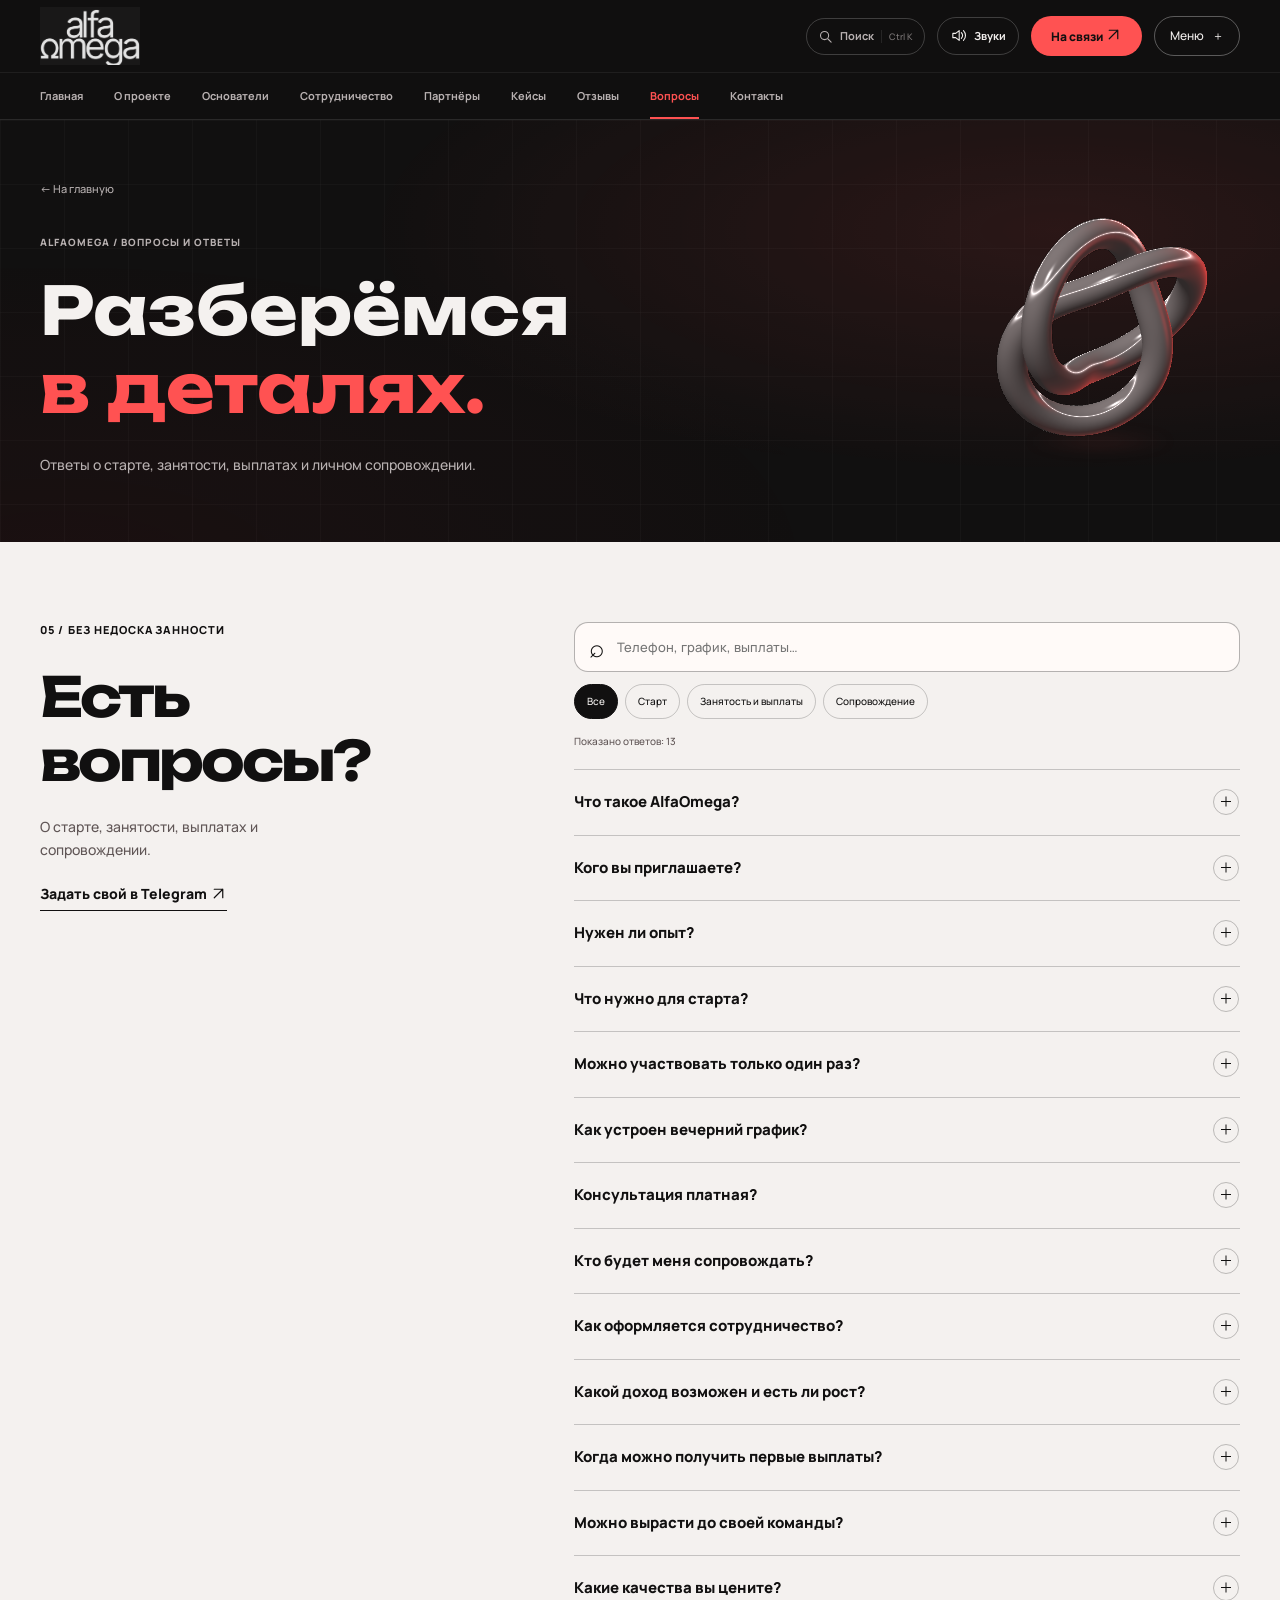
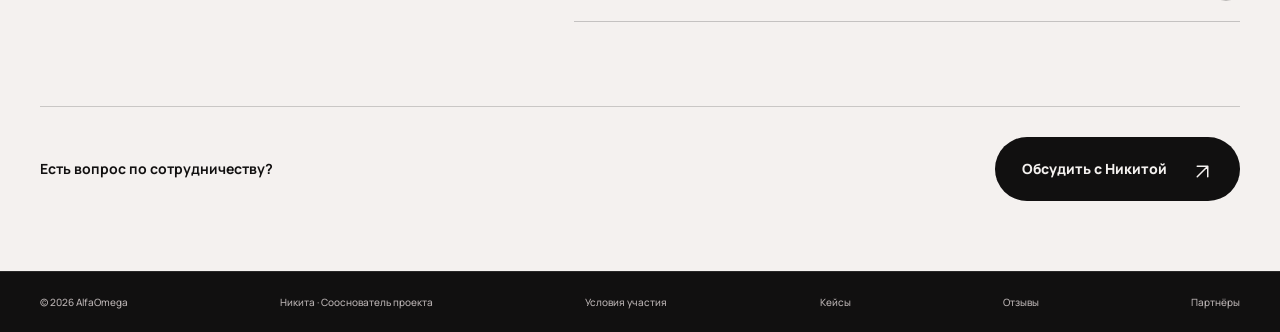
<file: faq.html>
<!doctype html>
<html lang="ru">
<head>
  <meta charset="utf-8">
  <meta name="viewport" content="width=device-width, initial-scale=1">
  <meta name="robots" content="index, follow, max-image-preview:large">
  <meta name="theme-color" content="#111010">
  <title>Вопросы и ответы — AlfaOmega | Никита</title>
  <meta name="description" content="Ответы о старте, занятости, выплатах и личном сопровождении.">
  <link rel="canonical" href="https://alfaomega-nikita.sandyplume1025.chatgpt.site/faq.html">
  <link rel="icon" href="assets/alfaomega-logo.jpeg" type="image/jpeg">
  <link rel="preload" href="assets/manrope-variable.ttf" as="font" type="font/ttf" crossorigin>
  <link rel="stylesheet" href="styles.css?v=22">
  <script src="site.js?v=20" defer></script>
  <script src="sounds.js?v=20" defer></script>
  <script src="experience.js?v=20" defer></script>
  <script src="sculpture.js?v=20" defer></script>
  <meta property="og:type" content="website">
  <meta property="og:locale" content="ru_RU">
  <meta property="og:title" content="Вопросы и ответы — AlfaOmega">
  <meta property="og:description" content="Ответы о старте, занятости, выплатах и личном сопровождении.">
  <meta property="og:url" content="https://alfaomega-nikita.sandyplume1025.chatgpt.site/faq.html">
  <meta property="og:image" content="https://alfaomega-nikita.sandyplume1025.chatgpt.site/assets/nikita.jpeg">
  <meta property="og:image:alt" content="Никита, создатель AlfaOmega">
  <meta name="twitter:card" content="summary">
  <script type="application/ld+json">
{
  "@context": "https://schema.org",
  "@graph": [
    {
      "@type": "WebSite",
      "@id": "https://alfaomega-nikita.sandyplume1025.chatgpt.site/#website",
      "url": "https://alfaomega-nikita.sandyplume1025.chatgpt.site/",
      "name": "AlfaOmega",
      "alternateName": [
        "Альфа Омега",
        "АльфаОмега"
      ],
      "inLanguage": "ru-RU",
      "publisher": {
        "@id": "https://alfaomega-nikita.sandyplume1025.chatgpt.site/#project"
      }
    },
    {
      "@type": "Organization",
      "@id": "https://alfaomega-nikita.sandyplume1025.chatgpt.site/#project",
      "name": "AlfaOmega",
      "alternateName": [
        "Альфа Омега",
        "АльфаОмега"
      ],
      "url": "https://alfaomega-nikita.sandyplume1025.chatgpt.site/",
      "description": "Проект в финансовой вертикали. Сотрудничество по партнёрским программам.",
      "logo": "https://alfaomega-nikita.sandyplume1025.chatgpt.site/assets/alfaomega-logo.jpeg",
      "founder": [
        {
          "@id": "https://alfaomega-nikita.sandyplume1025.chatgpt.site/#nikita"
        },
        {
          "@id": "https://alfaomega-nikita.sandyplume1025.chatgpt.site/#alex"
        }
      ]
    },
    {
      "@type": "Person",
      "@id": "https://alfaomega-nikita.sandyplume1025.chatgpt.site/#nikita",
      "name": "Никита",
      "jobTitle": "Сооснователь AlfaOmega",
      "url": "https://alfaomega-nikita.sandyplume1025.chatgpt.site/",
      "image": "https://alfaomega-nikita.sandyplume1025.chatgpt.site/assets/nikita.jpeg",
      "sameAs": [
        "https://t.me/kenelmoder"
      ],
      "affiliation": {
        "@id": "https://alfaomega-nikita.sandyplume1025.chatgpt.site/#project"
      }
    },
    {
      "@type": "Person",
      "@id": "https://alfaomega-nikita.sandyplume1025.chatgpt.site/#alex",
      "name": "Алекс",
      "jobTitle": "Сооснователь AlfaOmega",
      "url": "https://alfaomega-nikita.sandyplume1025.chatgpt.site/founders.html",
      "sameAs": [
        "https://t.me/AlexTraf6",
        "https://t.me/+PCmVGvibhLFiMDhi"
      ],
      "affiliation": {
        "@id": "https://alfaomega-nikita.sandyplume1025.chatgpt.site/#project"
      }
    },
    {
      "@type": "WebPage",
      "@id": "https://alfaomega-nikita.sandyplume1025.chatgpt.site/faq.html#webpage",
      "url": "https://alfaomega-nikita.sandyplume1025.chatgpt.site/faq.html",
      "name": "Вопросы и ответы — AlfaOmega",
      "description": "Ответы о старте, занятости, выплатах и личном сопровождении.",
      "inLanguage": "ru-RU",
      "isPartOf": {
        "@id": "https://alfaomega-nikita.sandyplume1025.chatgpt.site/#website"
      },
      "about": [
        {
          "@id": "https://alfaomega-nikita.sandyplume1025.chatgpt.site/#project"
        },
        {
          "@id": "https://alfaomega-nikita.sandyplume1025.chatgpt.site/#nikita"
        }
      ]
    }
  ]
}
</script>
  <script src="motion.js?v=22" defer></script>
</head>
<body class="inner-page"><div class="transition-screen" aria-hidden="true"></div><div class="reading-progress" aria-hidden="true"></div><a class="skip-link" href="#main">Перейти к содержимому</a>
<div class="header-shell" id="top"><header class="header wrap">
<a class="wordmark" href="index.html" aria-label="AlfaOmega — на главную"><span class="logo-crop"><img src="assets/alfaomega-logo.jpeg" width="1206" height="1124" alt="AlfaOmega"></span></a>
<nav class="desktop-nav" aria-label="Основная навигация"><a href="index.html">Главная</a><a href="about.html">О проекте</a><a href="founders.html">Основатели</a><a href="cooperation.html">Сотрудничество</a><a href="partners.html">Партнёры</a><a href="cases.html">Кейсы</a><a href="reviews.html">Отзывы</a><a href="faq.html" aria-current="page">Вопросы</a><a href="contact.html">Контакты</a></nav>
<div class="header-actions"><button type="button" class="quick-search-toggle" aria-label="Поиск по сайту" aria-haspopup="dialog" aria-controls="quick-navigation" hidden><svg viewBox="0 0 24 24" fill="none" aria-hidden="true"><circle cx="10.5" cy="10.5" r="6.5"/><path d="m16 16 5 5"/></svg><span>Поиск</span><kbd>⌘ K</kbd></button><button class="sfx-toggle" type="button" aria-pressed="true" aria-label="Выключить звуковые эффекты" title="Звуки интерфейса" hidden><svg viewBox="0 0 24 24" fill="none" aria-hidden="true"><path d="M4 9v6h4l5 4V5L8 9H4Z"/><path class="sfx-waves" d="M16 8a6 6 0 0 1 0 8M19 5a10 10 0 0 1 0 14"/><path class="sfx-muted" d="m16 9 6 6m-6 0 6-6"/></svg><span>Звуки</span></button><a class="header-telegram" href="https://t.me/kenelmoder" target="_blank" rel="noopener noreferrer">На связи <svg class="icon-arrow" viewBox="0 0 24 24" fill="none" aria-hidden="true"><path d="M6 18 18 6M6 6h12v12"/></svg></a><button class="menu-toggle" type="button" aria-expanded="false" aria-controls="mobile-navigation">Меню <span aria-hidden="true">＋</span></button></div></header><nav class="section-tabs" aria-label="Разделы сайта"><div class="wrap section-tabs-track"><a href="index.html">Главная</a><a href="about.html">О проекте</a><a href="founders.html">Основатели</a><a href="cooperation.html">Сотрудничество</a><a href="partners.html">Партнёры</a><a href="cases.html">Кейсы</a><a href="reviews.html">Отзывы</a><a href="faq.html" aria-current="page">Вопросы</a><a href="contact.html">Контакты</a></div></nav>
<nav class="mobile-nav" id="mobile-navigation" aria-label="Навигация для телефона" hidden><div class="wrap"><a href="index.html">Главная<span aria-hidden="true">01</span></a><a href="about.html">О проекте<span aria-hidden="true">02</span></a><a href="founders.html">Основатели<span aria-hidden="true">03</span></a><a href="cooperation.html">Сотрудничество<span aria-hidden="true">04</span></a><a href="partners.html">Партнёры<span aria-hidden="true">05</span></a><a href="cases.html">Кейсы<span aria-hidden="true">06</span></a><a href="reviews.html">Отзывы<span aria-hidden="true">07</span></a><a href="faq.html" aria-current="page">Вопросы<span aria-hidden="true">08</span></a><a href="contact.html">Контакты<span aria-hidden="true">09</span></a></div></nav></div>
<main id="main"><section class="page-hero dark-grid"><div class="wrap"><div class="page-hero-copy"><a class="breadcrumb" href="index.html">← На главную</a><p class="section-label">ALFAOMEGA / ВОПРОСЫ И ОТВЕТЫ</p><h1>Разберёмся<br><span class="lime-text">в деталях.</span></h1><p class="page-hero-description">Ответы о старте, занятости, выплатах и личном сопровождении.</p></div><div class="hero-sculpture" aria-hidden="true"><img class="sculpture-fallback" src="assets/chrome-knot.svg?v=20" width="320" height="320" alt=""><canvas class="sculpture-canvas" data-sculpture width="320" height="320"></canvas></div></div></section><section class="faq section light" id="faq" aria-labelledby="faq-title"><div class="wrap faq-layout"><div class="faq-heading"><p class="section-label">05 / БЕЗ НЕДОСКАЗАННОСТИ</p><h2 id="faq-title">Есть<br>вопросы?</h2><p>О старте, занятости, выплатах и сопровождении.</p><a class="text-link" href="https://t.me/kenelmoder" target="_blank" rel="noopener noreferrer">Задать свой в Telegram <svg class="icon-arrow" viewBox="0 0 24 24" fill="none" aria-hidden="true"><path d="M6 18 18 6M6 6h12v12"/></svg></a></div><div class="faq-content"><div class="faq-tools" hidden><label class="faq-search"><span aria-hidden="true">⌕</span><span class="sr-only">Найти ответ на вопрос</span><input id="faq-search" type="search" placeholder="Телефон, график, выплаты…" autocomplete="off" aria-controls="faq-list"><button type="button" class="search-clear" aria-label="Очистить поиск" hidden>×</button></label><div class="faq-filters" role="group" aria-label="Темы вопросов"><button type="button" data-topic="all" aria-pressed="true">Все</button><button type="button" data-topic="start" aria-pressed="false">Старт</button><button type="button" data-topic="work" aria-pressed="false">Занятость и выплаты</button><button type="button" data-topic="support" aria-pressed="false">Сопровождение</button></div><p class="faq-count" aria-live="polite" aria-atomic="true">Показано ответов: 13</p></div><div class="faq-list" id="faq-list">
      <details id="faq-question-1" data-topic="start"><summary>Что такое AlfaOmega?<span class="faq-icon" aria-hidden="true"></span></summary><p>AlfaOmega — проект Никиты и Алекса в финансовой вертикали. Мы привлекаем людей на партнёрские предложения и индивидуально подбираем формат сотрудничества. У Никиты три года опыта в этом направлении; в проекте — десятки сотрудников и собственный отдел продаж.</p></details>
      <details id="faq-question-2" data-topic="start"><summary>Кого вы приглашаете?<span class="faq-icon" aria-hidden="true"></span></summary><p>Ребят от 17 до 28 лет из России, заинтересованных в сотрудничестве по партнёрским программам. Конкретный вариант подбираем на консультации.</p></details>
      <details id="faq-question-3" data-topic="start"><summary>Нужен ли опыт?<span class="faq-icon" aria-hidden="true"></span></summary><p>Нет, предыдущий опыт не обязателен. На первом звонке познакомимся, обсудим твои возможности и варианты, с которых можно начать.</p></details>
      <details id="faq-question-4" data-topic="start"><summary>Что нужно для старта?<span class="faq-icon" aria-hidden="true"></span></summary><p>Из техники достаточно телефона, компьютер не обязателен. Остальные условия зависят от выбранной партнёрской программы — расскажу о них до начала сотрудничества.</p></details>
      <details id="faq-question-5" data-topic="work"><summary>Можно участвовать только один раз?<span class="faq-icon" aria-hidden="true"></span></summary><p>Да, есть разовый формат. Ты выполняешь одно согласованное целевое действие и получаешь выплату сразу после его выполнения. Само действие, условия и размер вознаграждения объясню на звонке.</p></details>
      <details id="faq-question-6" data-topic="work"><summary>Как устроен вечерний график?<span class="faq-icon" aria-hidden="true"></span></summary><p>Для регулярного формата нужно выделять 2–3 часа в день, в вечернее время. Конкретные часы в пределах вечера выбираешь самостоятельно.</p></details>
      <details id="faq-question-7" data-topic="start"><summary>Консультация платная?<span class="faq-icon" aria-hidden="true"></span></summary><p>Нет, консультация бесплатная. Её провожу лично я: выслушаю тебя, узнаю получше и предложу подходящие варианты сотрудничества.</p></details>
      <details id="faq-question-8" data-topic="support"><summary>Кто будет меня сопровождать?<span class="faq-icon" aria-hidden="true"></span></summary><p>Я, Никита, лично сопровождаю участников после выбора формата. При регулярном сотрудничестве остаёмся на связи: по мере выполнения задач можно разбирать дополнительные темы, включая создание команды и управление её работой. В AlfaOmega также есть менеджеры и собственный отдел продаж.</p></details>
      <details id="faq-question-9" data-topic="work"><summary>Как оформляется сотрудничество?<span class="faq-icon" aria-hidden="true"></span></summary><p>Участники работают на себя по партнёрским программам, в том числе в статусе самозанятых. Индивидуальный формат и условия обсуждаем до начала работы.</p></details>
      <details id="faq-question-10" data-topic="work"><summary>Какой доход возможен и есть ли рост?<span class="faq-icon" aria-hidden="true"></span></summary><p>В регулярном формате есть возможность карьерного роста. Проект обозначает ориентир от 100 000 ₽ и перспективу роста до 300 000 ₽ и выше. Суммы не гарантированы: период, условия выплат и возможность достижения обсуждаем на консультации. Результат зависит от программы и выполненных задач.</p></details><details id="faq-question-11" data-topic="work"><summary>Когда можно получить первые выплаты?<span class="faq-icon" aria-hidden="true"></span></summary><p>В разовом формате Никита обозначает ориентир 15–20 тысяч рублей за первую неделю. В регулярном формате сначала изучают материалы и подключаются к работе; ориентир первых выплат — примерно две недели. Эти суммы и сроки не гарантированы: результат зависит от выбранной программы и выполнения её условий. Конкретное действие, размер вознаграждения и порядок выплат обсуждаем до начала участия.</p></details><details id="faq-question-12" data-topic="support"><summary>Можно вырасти до своей команды?<span class="faq-icon" aria-hidden="true"></span></summary><p>В регулярном формате можно развивать навыки и обсуждать с Никитой создание своей команды: как распределять задачи, управлять работой и выстраивать доход от результатов команды. Дополнительные темы разбираем по мере выполнения целевых действий. Темп и условия развития индивидуальны.</p></details><details id="faq-question-13" data-topic="start"><summary>Какие качества вы цените?<span class="faq-icon" aria-hidden="true"></span></summary><p>Энтузиазм, желание учиться и разбираться в деталях, готовность пробовать новое и применять знания. Опыт для старта не обязателен; подходящий формат определяем на личной консультации.</p></details>
    </div><div class="faq-empty" hidden><h3>Ответов не найдено</h3><p>Попробуй другое слово или напиши мне в Telegram.</p><button type="button" class="faq-reset">Показать все вопросы</button></div></div></div></section><div class="page-next light"><div class="wrap"><span>Есть вопрос по сотрудничеству?</span><a class="button button-dark" href="contact.html">Обсудить с Никитой <span aria-hidden="true"><svg class="icon-arrow" viewBox="0 0 24 24" fill="none" aria-hidden="true"><path d="M6 18 18 6M6 6h12v12"/></svg></span></a></div></div></main><footer class="footer"><div class="wrap"><span>© 2026 AlfaOmega</span><span>Никита · Сооснователь проекта</span><a href="cooperation.html#conditions">Условия участия</a><a href="cases.html">Кейсы</a><a href="reviews.html">Отзывы</a><a href="partners.html">Партнёры</a></div></footer>
<aside class="mobile-dock" aria-label="Связаться с Никитой" hidden><a href="https://t.me/kenelmoder" target="_blank" rel="noopener noreferrer"><span>Обсудить сотрудничество<small>Бесплатно · Лично с Никитой</small></span><span aria-hidden="true"><svg class="icon-arrow" viewBox="0 0 24 24" fill="none" aria-hidden="true"><path d="M6 18 18 6M6 6h12v12"/></svg></span></a></aside>
<dialog id="format-once" class="format-dialog" aria-labelledby="once-title"><button type="button" class="dialog-close" data-close-dialog aria-label="Закрыть">×</button><p class="section-label">01 / РАЗОВЫЙ ФОРМАТ</p><h2 id="once-title">Одно действие.<br>Одна выплата.</h2><p>Вариант для тех, кто хочет участвовать один раз, без постоянной занятости.</p><dl><div><dt>Что сделать</dt><dd>Выполнить согласованное целевое действие по условиям выбранной партнёрской программы.</dd></div><div><dt>Когда выплата</dt><dd>Сразу после выполнения согласованного действия. Само действие, условия и сумму объясню на звонке.</dd></div><div><dt>Ориентир первой недели</dt><dd>15–20 тысяч рублей со слов Никиты. Сумма и срок не гарантированы: зависят от программы и выполнения её условий. Конкретные условия обсуждаем до старта.</dd></div><div><dt>С чего начать</dt><dd>Написать мне в Telegram и договориться о бесплатной консультации.</dd></div></dl><a class="button button-dark" href="https://t.me/kenelmoder" target="_blank" rel="noopener noreferrer">Обсудить с Никитой <span aria-hidden="true"><svg class="icon-arrow" viewBox="0 0 24 24" fill="none" aria-hidden="true"><path d="M6 18 18 6M6 6h12v12"/></svg></span></a></dialog>
<dialog id="format-regular" class="format-dialog" aria-labelledby="regular-title"><button type="button" class="dialog-close" data-close-dialog aria-label="Закрыть">×</button><p class="section-label">02 / РЕГУЛЯРНЫЙ ФОРМАТ</p><h2 id="regular-title">Участие.<br>Сопровождение.<br>Рост.</h2><p>Ежедневное сотрудничество по партнёрским программам с личным сопровождением.</p><dl><div><dt>Занятость</dt><dd>2–3 часа в день, вечером. Часы в пределах вечера выбираешь сам.</dd></div><div><dt>Развитие и доход</dt><dd>Возможен карьерный рост. Ориентир — от 100 000 ₽, перспектива роста — 300 000 ₽ и выше. Суммы не гарантированы: период расчёта, задачи и выплаты обсуждаем до начала участия.</dd></div><div><dt>Первый этап</dt><dd>Материалы и постепенное включение в практику. Ориентир первых выплат — около двух недель, без гарантии срока. Условия и сумму обсуждаем до начала работы.</dd></div><div><dt>Сопровождение</dt><dd>В регулярном формате остаёмся на связи. По мере выполнения задач можно разбирать новые темы, включая создание и управление командой.</dd></div><div><dt>Оформление</dt><dd>Работа на себя, в том числе в статусе самозанятого. Индивидуальные условия разбираем на консультации.</dd></div></dl><a class="button button-dark" href="https://t.me/kenelmoder" target="_blank" rel="noopener noreferrer">Обсудить с Никитой <span aria-hidden="true"><svg class="icon-arrow" viewBox="0 0 24 24" fill="none" aria-hidden="true"><path d="M6 18 18 6M6 6h12v12"/></svg></span></a></dialog>

<dialog class="quick-navigation" id="quick-navigation" aria-labelledby="quick-title"><div class="quick-topline"><h2 id="quick-title">Что ищешь?</h2><button type="button" class="quick-close" data-close-dialog aria-label="Закрыть поиск"><svg viewBox="0 0 24 24" fill="none" aria-hidden="true"><path d="m6 6 12 12M6 18 18 6"/></svg></button></div><label class="quick-query"><svg viewBox="0 0 24 24" fill="none" aria-hidden="true"><circle cx="10.5" cy="10.5" r="6.5"/><path d="m16 16 5 5"/></svg><span class="sr-only">Поиск по разделам и вопросам</span><input type="search" id="quick-query" placeholder="Например: график, опыт, Алекс…" autocomplete="off" aria-controls="quick-results"></label><p class="quick-count" aria-live="polite"></p><div class="quick-results" id="quick-results"><a class="quick-entry" href="cooperation.html#format-picker" data-find="Подобрать формат сотрудничества три вопроса разовое регулярное занятость"><span><strong>Подобрать формат</strong><small>Три вопроса перед консультацией</small></span><span class="quick-type">Инструмент</span></a><a class="quick-entry" href="index.html" data-find="Главная Знакомство с AlfaOmega"><span><strong>Главная</strong><small>Знакомство с AlfaOmega</small></span><span class="quick-type">Раздел</span></a><a class="quick-entry" href="about.html" data-find="О проекте Подход и команда"><span><strong>О проекте</strong><small>Подход и команда</small></span><span class="quick-type">Раздел</span></a><a class="quick-entry" href="founders.html" data-find="Основатели Никита и Алекс, личные контакты"><span><strong>Основатели</strong><small>Никита и Алекс, личные контакты</small></span><span class="quick-type">Раздел</span></a><a class="quick-entry" href="cooperation.html" data-find="Сотрудничество Разовый и регулярный форматы, условия"><span><strong>Сотрудничество</strong><small>Разовый и регулярный форматы, условия</small></span><span class="quick-type">Раздел</span></a><a class="quick-entry" href="partners.html" data-find="Партнёры Компании в партнёрских программах"><span><strong>Партнёры</strong><small>Компании в партнёрских программах</small></span><span class="quick-type">Раздел</span></a><a class="quick-entry" href="cases.html#dima-results" data-find="Результаты Димы скриншоты первый 1 месяц третий четвертый 3 4 месяц 207 900 727 650 баланс HOLD статистика"><span><strong>Результаты Димы: скриншоты</strong><small>Первый и 3–4-й месяц участия</small></span><span class="quick-type">Кейс</span></a><a class="quick-entry" href="cases.html" data-find="Кейс Димы Наставничество и самостоятельная команда"><span><strong>Кейс Димы</strong><small>Наставничество и самостоятельная команда</small></span><span class="quick-type">Раздел</span></a><a class="quick-entry" href="reviews.html#dima-review" data-find="Отзыв Димы diman_zaytsev4 личный опыт обучение наставничество скриншот контакт Telegram"><span><strong>Отзыв Димы</strong><small>Личный опыт и контакт @diman_zaytsev4</small></span><span class="quick-type">Отзыв</span></a><a class="quick-entry" href="reviews.html" data-find="Отзывы Канал с отзывами участников"><span><strong>Отзывы</strong><small>Канал с отзывами участников</small></span><span class="quick-type">Раздел</span></a><a class="quick-entry" href="faq.html" data-find="Вопросы Опыт, телефон, занятость, выплаты"><span><strong>Вопросы</strong><small>Опыт, телефон, занятость, выплаты</small></span><span class="quick-type">Раздел</span></a><a class="quick-entry" href="contact.html" data-find="Контакты Бесплатная консультация с Никитой"><span><strong>Контакты</strong><small>Бесплатная консультация с Никитой</small></span><span class="quick-type">Раздел</span></a><a class="quick-entry" href="faq.html#faq-question-1" data-find="Что такое AlfaOmega? AlfaOmega — проект Никиты и Алекса в финансовой вертикали. Мы привлекаем людей на партнёрские предложения и индивидуально подбираем формат сотрудничества. У Никиты три года опыта в этом направлении; в проекте — десятки сотрудников и собственный отдел продаж."><span><strong>Что такое AlfaOmega?</strong><small>Ответ в разделе «Вопросы»</small></span><span class="quick-type">Вопрос</span></a><a class="quick-entry" href="faq.html#faq-question-2" data-find="Кого вы приглашаете? Ребят от 17 до 28 лет из России, заинтересованных в сотрудничестве по партнёрским программам. Конкретный вариант подбираем на консультации."><span><strong>Кого вы приглашаете?</strong><small>Ответ в разделе «Вопросы»</small></span><span class="quick-type">Вопрос</span></a><a class="quick-entry" href="faq.html#faq-question-3" data-find="Нужен ли опыт? Нет, предыдущий опыт не обязателен. На первом звонке познакомимся, обсудим твои возможности и варианты, с которых можно начать."><span><strong>Нужен ли опыт?</strong><small>Ответ в разделе «Вопросы»</small></span><span class="quick-type">Вопрос</span></a><a class="quick-entry" href="faq.html#faq-question-4" data-find="Что нужно для старта? Из техники достаточно телефона, компьютер не обязателен. Остальные условия зависят от выбранной партнёрской программы — расскажу о них до начала сотрудничества."><span><strong>Что нужно для старта?</strong><small>Ответ в разделе «Вопросы»</small></span><span class="quick-type">Вопрос</span></a><a class="quick-entry" href="faq.html#faq-question-5" data-find="Можно участвовать только один раз? Да, есть разовый формат. Ты выполняешь одно согласованное целевое действие и получаешь выплату сразу после его выполнения. Само действие, условия и размер вознаграждения объясню на звонке."><span><strong>Можно участвовать только один раз?</strong><small>Ответ в разделе «Вопросы»</small></span><span class="quick-type">Вопрос</span></a><a class="quick-entry" href="faq.html#faq-question-6" data-find="Как устроен вечерний график? Для регулярного формата нужно выделять 2–3 часа в день, в вечернее время. Конкретные часы в пределах вечера выбираешь самостоятельно."><span><strong>Как устроен вечерний график?</strong><small>Ответ в разделе «Вопросы»</small></span><span class="quick-type">Вопрос</span></a><a class="quick-entry" href="faq.html#faq-question-7" data-find="Консультация платная? Нет, консультация бесплатная. Её провожу лично я: выслушаю тебя, узнаю получше и предложу подходящие варианты сотрудничества."><span><strong>Консультация платная?</strong><small>Ответ в разделе «Вопросы»</small></span><span class="quick-type">Вопрос</span></a><a class="quick-entry" href="faq.html#faq-question-8" data-find="Кто будет меня сопровождать? Я, Никита, лично сопровождаю участников после выбора формата. При регулярном сотрудничестве остаёмся на связи: по мере выполнения задач можно разбирать дополнительные темы, включая создание команды и управление её работой. В AlfaOmega также есть менеджеры и собственный отдел продаж."><span><strong>Кто будет меня сопровождать?</strong><small>Ответ в разделе «Вопросы»</small></span><span class="quick-type">Вопрос</span></a><a class="quick-entry" href="faq.html#faq-question-9" data-find="Как оформляется сотрудничество? Участники работают на себя по партнёрским программам, в том числе в статусе самозанятых. Индивидуальный формат и условия обсуждаем до начала работы."><span><strong>Как оформляется сотрудничество?</strong><small>Ответ в разделе «Вопросы»</small></span><span class="quick-type">Вопрос</span></a><a class="quick-entry" href="faq.html#faq-question-10" data-find="Какой доход возможен и есть ли рост? В регулярном формате есть возможность карьерного роста. Проект обозначает ориентир от 100 000 ₽ и перспективу роста до 300 000 ₽ и выше. Суммы не гарантированы: период, условия выплат и возможность достижения обсуждаем на консультации. Результат зависит от программы и выполненных задач."><span><strong>Какой доход возможен и есть ли рост?</strong><small>Ответ в разделе «Вопросы»</small></span><span class="quick-type">Вопрос</span></a><a class="quick-entry" href="faq.html#faq-question-11" data-find="Когда можно получить первые выплаты? В разовом формате Никита обозначает ориентир 15–20 тысяч рублей за первую неделю. В регулярном формате сначала изучают материалы и подключаются к работе; ориентир первых выплат — примерно две недели. Эти суммы и сроки не гарантированы: результат зависит от выбранной программы и выполнения её условий. Конкретное действие, размер вознаграждения и порядок выплат обсуждаем до начала участия."><span><strong>Когда можно получить первые выплаты?</strong><small>Ответ в разделе «Вопросы»</small></span><span class="quick-type">Вопрос</span></a><a class="quick-entry" href="faq.html#faq-question-12" data-find="Можно вырасти до своей команды? В регулярном формате можно развивать навыки и обсуждать с Никитой создание своей команды: как распределять задачи, управлять работой и выстраивать доход от результатов команды. Дополнительные темы разбираем по мере выполнения целевых действий. Темп и условия развития индивидуальны."><span><strong>Можно вырасти до своей команды?</strong><small>Ответ в разделе «Вопросы»</small></span><span class="quick-type">Вопрос</span></a><a class="quick-entry" href="faq.html#faq-question-13" data-find="Какие качества вы цените? Энтузиазм, желание учиться и разбираться в деталях, готовность пробовать новое и применять знания. Опыт для старта не обязателен; подходящий формат определяем на личной консультации."><span><strong>Какие качества вы цените?</strong><small>Ответ в разделе «Вопросы»</small></span><span class="quick-type">Вопрос</span></a><a class="quick-entry" href="cooperation.html#first-weeks" data-find="Первые недели 15 20 тысяч первая неделя первые выплаты обучение материал практика"><span><strong>Первые недели</strong><small>Подробнее о сотрудничестве и подходе</small></span><span class="quick-type">Раздел</span></a><a class="quick-entry" href="cooperation.html#growth" data-find="Путь к своей команде карьера управление распределение задачи масштаб рост"><span><strong>Путь к своей команде</strong><small>Подробнее о сотрудничестве и подходе</small></span><span class="quick-type">Раздел</span></a><a class="quick-entry" href="about.html#approach" data-find="Подход Никиты 18 лет знания энтузиазм любознательность ценности"><span><strong>Подход Никиты</strong><small>Подробнее о сотрудничестве и подходе</small></span><span class="quick-type">Раздел</span></a></div><div class="quick-empty" hidden><h3>Попробуй другое слово</h3><p>Или напиши Никите — обсудим твой вопрос лично.</p><a href="https://t.me/kenelmoder" target="_blank" rel="noopener noreferrer">Задать вопрос в Telegram</a></div><div class="quick-hint"><span>↑ ↓ выбрать · Enter открыть</span><span>Esc закрыть</span></div></dialog>
</body></html>
</file>
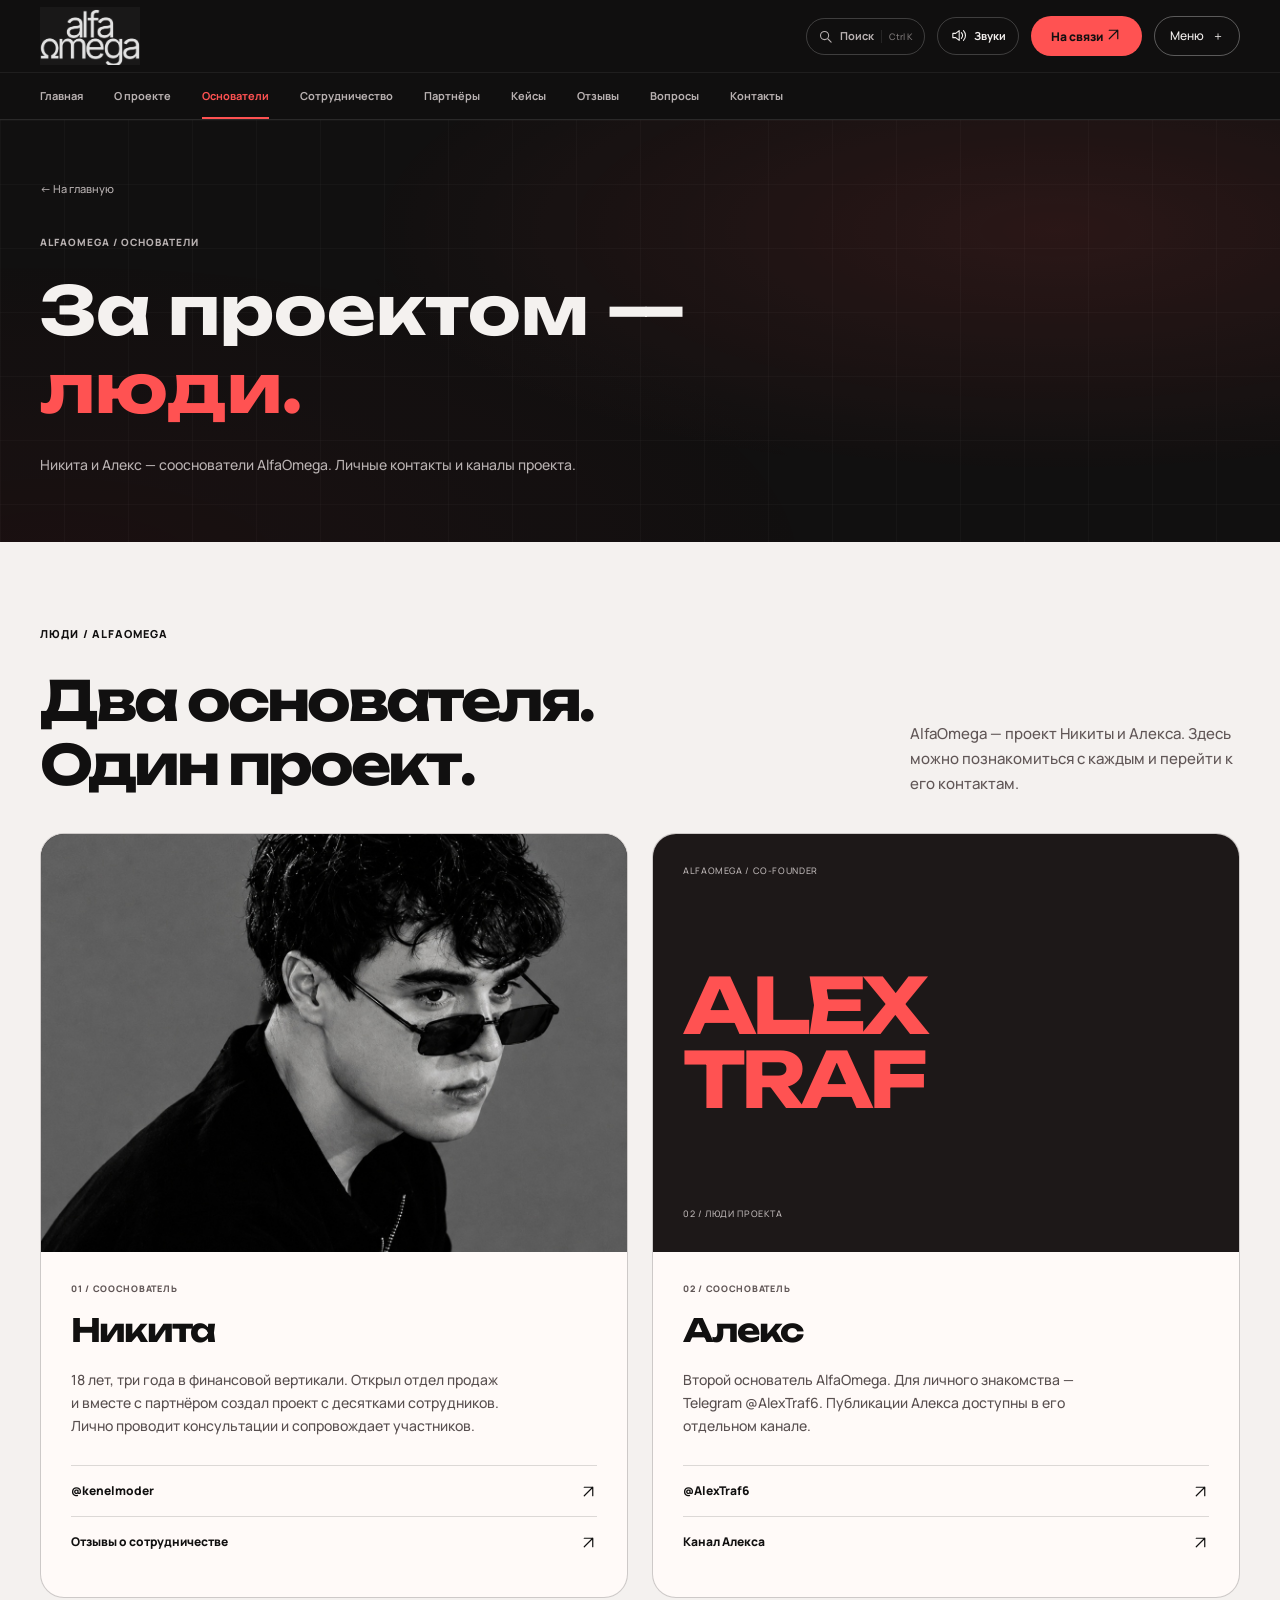
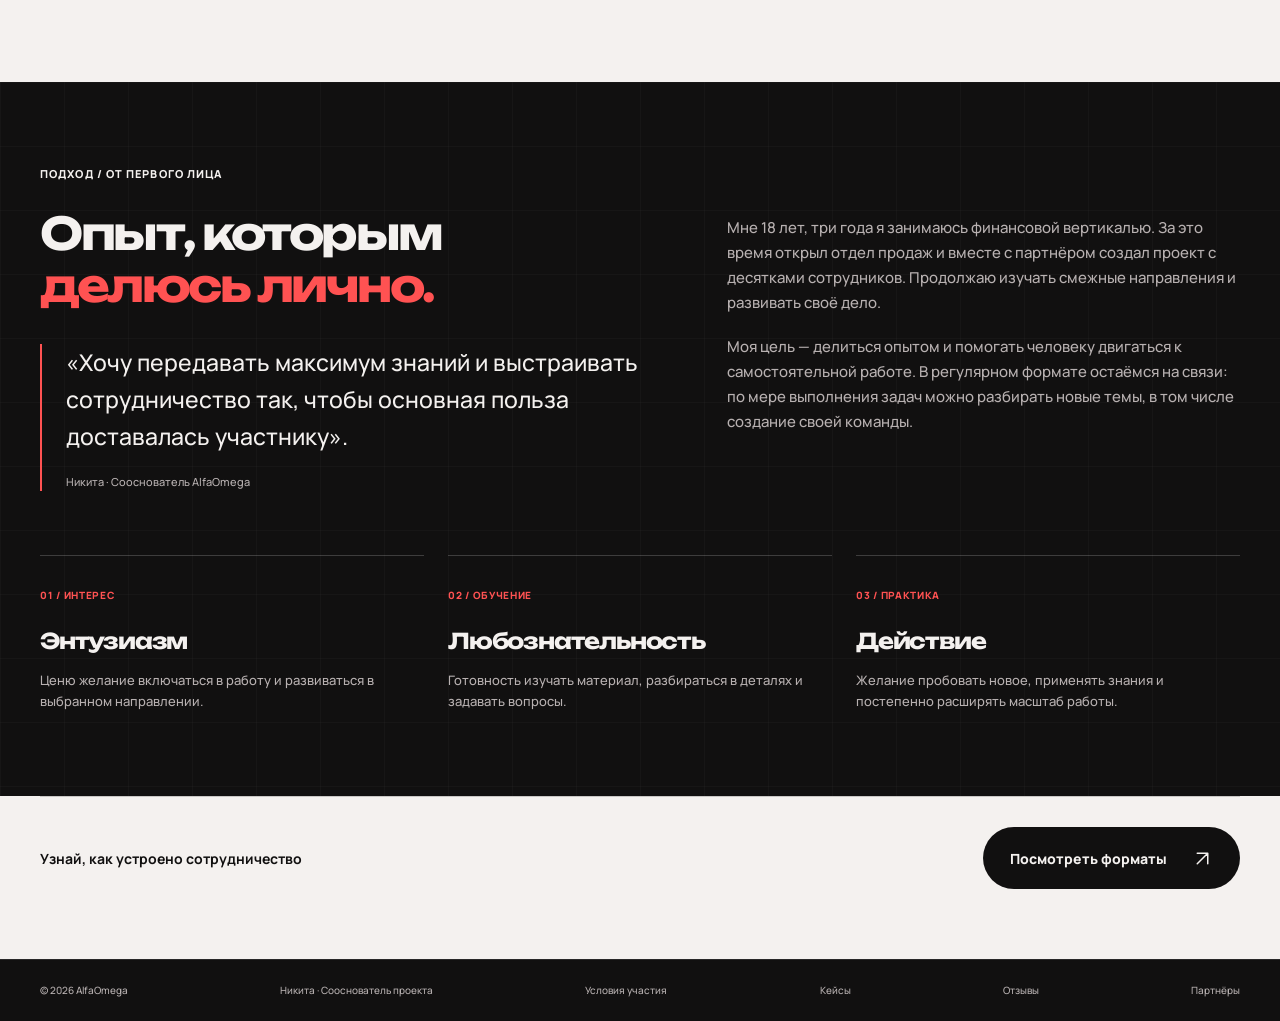
<file: founders.html>
<!doctype html>
<html lang="ru">
<head>
  <meta charset="utf-8">
  <meta name="viewport" content="width=device-width, initial-scale=1">
  <meta name="robots" content="index, follow, max-image-preview:large">
  <meta name="theme-color" content="#111010">
  <title>Основатели AlfaOmega — Никита и Алекс</title>
  <meta name="description" content="Никита и Алекс — сооснователи AlfaOmega. Контакты @kenelmoder и @AlexTraf6, отзывы и канал Алекса.">
  <link rel="canonical" href="https://alfaomega-nikita.sandyplume1025.chatgpt.site/founders.html">
  <link rel="icon" href="assets/alfaomega-logo.jpeg" type="image/jpeg">
  <link rel="preload" href="assets/manrope-variable.ttf" as="font" type="font/ttf" crossorigin>
  <link rel="stylesheet" href="styles.css?v=22">
  <script src="site.js?v=20" defer></script>
  <script src="sounds.js?v=20" defer></script>
  <script src="experience.js?v=20" defer></script>
  <script src="sculpture.js?v=20" defer></script>
  <meta property="og:type" content="website">
  <meta property="og:locale" content="ru_RU">
  <meta property="og:title" content="Основатели AlfaOmega — Никита и Алекс">
  <meta property="og:description" content="Никита и Алекс — сооснователи AlfaOmega. Контакты @kenelmoder и @AlexTraf6, отзывы и канал Алекса.">
  <meta property="og:url" content="https://alfaomega-nikita.sandyplume1025.chatgpt.site/founders.html">
  <meta property="og:image" content="https://alfaomega-nikita.sandyplume1025.chatgpt.site/assets/nikita.jpeg">
  <meta property="og:image:alt" content="Никита, создатель AlfaOmega">
  <meta name="twitter:card" content="summary">
  <script type="application/ld+json">
{
  "@context": "https://schema.org",
  "@graph": [
    {
      "@type": "WebSite",
      "@id": "https://alfaomega-nikita.sandyplume1025.chatgpt.site/#website",
      "url": "https://alfaomega-nikita.sandyplume1025.chatgpt.site/",
      "name": "AlfaOmega",
      "alternateName": [
        "Альфа Омега",
        "АльфаОмега"
      ],
      "inLanguage": "ru-RU",
      "publisher": {
        "@id": "https://alfaomega-nikita.sandyplume1025.chatgpt.site/#project"
      }
    },
    {
      "@type": "Organization",
      "@id": "https://alfaomega-nikita.sandyplume1025.chatgpt.site/#project",
      "name": "AlfaOmega",
      "alternateName": [
        "Альфа Омега",
        "АльфаОмега"
      ],
      "url": "https://alfaomega-nikita.sandyplume1025.chatgpt.site/",
      "description": "Проект в финансовой вертикали. Сотрудничество по партнёрским программам.",
      "logo": "https://alfaomega-nikita.sandyplume1025.chatgpt.site/assets/alfaomega-logo.jpeg",
      "founder": [
        {
          "@id": "https://alfaomega-nikita.sandyplume1025.chatgpt.site/#nikita"
        },
        {
          "@id": "https://alfaomega-nikita.sandyplume1025.chatgpt.site/#alex"
        }
      ]
    },
    {
      "@type": "Person",
      "@id": "https://alfaomega-nikita.sandyplume1025.chatgpt.site/#nikita",
      "name": "Никита",
      "jobTitle": "Сооснователь AlfaOmega",
      "url": "https://alfaomega-nikita.sandyplume1025.chatgpt.site/",
      "image": "https://alfaomega-nikita.sandyplume1025.chatgpt.site/assets/nikita.jpeg",
      "sameAs": [
        "https://t.me/kenelmoder"
      ],
      "affiliation": {
        "@id": "https://alfaomega-nikita.sandyplume1025.chatgpt.site/#project"
      }
    },
    {
      "@type": "Person",
      "@id": "https://alfaomega-nikita.sandyplume1025.chatgpt.site/#alex",
      "name": "Алекс",
      "jobTitle": "Сооснователь AlfaOmega",
      "url": "https://alfaomega-nikita.sandyplume1025.chatgpt.site/founders.html",
      "sameAs": [
        "https://t.me/AlexTraf6",
        "https://t.me/+PCmVGvibhLFiMDhi"
      ],
      "affiliation": {
        "@id": "https://alfaomega-nikita.sandyplume1025.chatgpt.site/#project"
      }
    },
    {
      "@type": "WebPage",
      "@id": "https://alfaomega-nikita.sandyplume1025.chatgpt.site/founders.html#webpage",
      "url": "https://alfaomega-nikita.sandyplume1025.chatgpt.site/founders.html",
      "name": "Основатели AlfaOmega — Никита и Алекс",
      "description": "Сооснователи проекта AlfaOmega: Никита и Алекс.",
      "inLanguage": "ru-RU",
      "isPartOf": {
        "@id": "https://alfaomega-nikita.sandyplume1025.chatgpt.site/#website"
      },
      "about": [
        {
          "@id": "https://alfaomega-nikita.sandyplume1025.chatgpt.site/#nikita"
        },
        {
          "@id": "https://alfaomega-nikita.sandyplume1025.chatgpt.site/#alex"
        }
      ]
    }
  ]
}
</script>
  <script src="motion.js?v=22" defer></script>
</head>
<body class="inner-page"><div class="transition-screen" aria-hidden="true"></div><div class="reading-progress" aria-hidden="true"></div><a class="skip-link" href="#main">Перейти к содержимому</a>
<div class="header-shell" id="top"><header class="header wrap">
<a class="wordmark" href="index.html" aria-label="AlfaOmega — на главную"><span class="logo-crop"><img src="assets/alfaomega-logo.jpeg" width="1206" height="1124" alt="AlfaOmega"></span></a>
<nav class="desktop-nav" aria-label="Основная навигация"><a href="index.html">Главная</a><a href="about.html">О проекте</a><a href="founders.html" aria-current="page">Основатели</a><a href="cooperation.html">Сотрудничество</a><a href="partners.html">Партнёры</a><a href="cases.html">Кейсы</a><a href="reviews.html">Отзывы</a><a href="faq.html">Вопросы</a><a href="contact.html">Контакты</a></nav>
<div class="header-actions"><button type="button" class="quick-search-toggle" aria-label="Поиск по сайту" aria-haspopup="dialog" aria-controls="quick-navigation" hidden><svg viewBox="0 0 24 24" fill="none" aria-hidden="true"><circle cx="10.5" cy="10.5" r="6.5"/><path d="m16 16 5 5"/></svg><span>Поиск</span><kbd>⌘ K</kbd></button><button class="sfx-toggle" type="button" aria-pressed="true" aria-label="Выключить звуковые эффекты" title="Звуки интерфейса" hidden><svg viewBox="0 0 24 24" fill="none" aria-hidden="true"><path d="M4 9v6h4l5 4V5L8 9H4Z"/><path class="sfx-waves" d="M16 8a6 6 0 0 1 0 8M19 5a10 10 0 0 1 0 14"/><path class="sfx-muted" d="m16 9 6 6m-6 0 6-6"/></svg><span>Звуки</span></button><a class="header-telegram" href="https://t.me/kenelmoder" target="_blank" rel="noopener noreferrer">На связи <svg class="icon-arrow" viewBox="0 0 24 24" fill="none" aria-hidden="true"><path d="M6 18 18 6M6 6h12v12"/></svg></a><button class="menu-toggle" type="button" aria-expanded="false" aria-controls="mobile-navigation">Меню <span aria-hidden="true">＋</span></button></div></header><nav class="section-tabs" aria-label="Разделы сайта"><div class="wrap section-tabs-track"><a href="index.html">Главная</a><a href="about.html">О проекте</a><a href="founders.html" aria-current="page">Основатели</a><a href="cooperation.html">Сотрудничество</a><a href="partners.html">Партнёры</a><a href="cases.html">Кейсы</a><a href="reviews.html">Отзывы</a><a href="faq.html">Вопросы</a><a href="contact.html">Контакты</a></div></nav>
<nav class="mobile-nav" id="mobile-navigation" aria-label="Навигация для телефона" hidden><div class="wrap"><a href="index.html">Главная<span aria-hidden="true">01</span></a><a href="about.html">О проекте<span aria-hidden="true">02</span></a><a href="founders.html" aria-current="page">Основатели<span aria-hidden="true">03</span></a><a href="cooperation.html">Сотрудничество<span aria-hidden="true">04</span></a><a href="partners.html">Партнёры<span aria-hidden="true">05</span></a><a href="cases.html">Кейсы<span aria-hidden="true">06</span></a><a href="reviews.html">Отзывы<span aria-hidden="true">07</span></a><a href="faq.html">Вопросы<span aria-hidden="true">08</span></a><a href="contact.html">Контакты<span aria-hidden="true">09</span></a></div></nav></div>
<main id="main"><section class="page-hero dark-grid"><div class="wrap"><div class="page-hero-copy"><a class="breadcrumb" href="index.html">← На главную</a><p class="section-label">ALFAOMEGA / ОСНОВАТЕЛИ</p><h1>За проектом —<br><span class="lime-text">люди.</span></h1><p class="page-hero-description">Никита и Алекс — сооснователи AlfaOmega. Личные контакты и каналы проекта.</p></div></div></section><section class="founders section light" id="founders" aria-labelledby="founders-title"><div class="wrap"><p class="section-label">ЛЮДИ / ALFAOMEGA</p><div class="section-heading"><h2 id="founders-title">Два основателя.<br>Один проект.</h2><p>AlfaOmega — проект Никиты и Алекса. Здесь можно познакомиться с каждым и перейти к его контактам.</p></div><div class="founder-grid"><article class="founder-card reveal"><div class="founder-visual"><img src="assets/nikita.jpeg" width="640" height="640" alt="Никита, сооснователь AlfaOmega" loading="lazy"></div><div class="founder-body"><span class="founder-number">01 / СООСНОВАТЕЛЬ</span><h3>Никита</h3><p>18 лет, три года в финансовой вертикали. Открыл отдел продаж и вместе с партнёром создал проект с десятками сотрудников. Лично проводит консультации и сопровождает участников.</p><div class="founder-links"><a href="https://t.me/kenelmoder" target="_blank" rel="noopener noreferrer">@kenelmoder <svg class="icon-arrow" viewBox="0 0 24 24" fill="none" aria-hidden="true"><path d="M6 18 18 6M6 6h12v12"/></svg></a><a href="https://t.me/otzvkenel" target="_blank" rel="noopener noreferrer">Отзывы о сотрудничестве <svg class="icon-arrow" viewBox="0 0 24 24" fill="none" aria-hidden="true"><path d="M6 18 18 6M6 6h12v12"/></svg></a></div></div></article><article class="founder-card founder-alex reveal"><div class="founder-wordmark" aria-hidden="true"><span>ALFAOMEGA / CO-FOUNDER</span><strong>ALEX<br>TRAF</strong><small>02 / ЛЮДИ ПРОЕКТА</small></div><div class="founder-body"><span class="founder-number">02 / СООСНОВАТЕЛЬ</span><h3>Алекс</h3><p>Второй основатель AlfaOmega. Для личного знакомства — Telegram @AlexTraf6. Публикации Алекса доступны в его отдельном канале.</p><div class="founder-links"><a href="https://t.me/AlexTraf6" target="_blank" rel="noopener noreferrer">@AlexTraf6 <svg class="icon-arrow" viewBox="0 0 24 24" fill="none" aria-hidden="true"><path d="M6 18 18 6M6 6h12v12"/></svg></a><a href="https://t.me/+PCmVGvibhLFiMDhi" target="_blank" rel="noopener noreferrer">Канал Алекса <svg class="icon-arrow" viewBox="0 0 24 24" fill="none" aria-hidden="true"><path d="M6 18 18 6M6 6h12v12"/></svg></a></div></div></article></div></div></section><section class="approach section dark-grid" id="approach" aria-labelledby="approach-title"><div class="wrap">
<p class="section-label">ПОДХОД / ОТ ПЕРВОГО ЛИЦА</p><div class="approach-layout"><div><h2 id="approach-title">Опыт, которым<br><span class="lime-text">делюсь лично.</span></h2><blockquote><p>«Хочу передавать максимум знаний и выстраивать сотрудничество так, чтобы основная польза доставалась участнику».</p><cite>Никита · Сооснователь AlfaOmega</cite></blockquote></div><div class="approach-copy"><p>Мне 18 лет, три года я занимаюсь финансовой вертикалью. За это время открыл отдел продаж и вместе с партнёром создал проект с десятками сотрудников. Продолжаю изучать смежные направления и развивать своё дело.</p><p>Моя цель — делиться опытом и помогать человеку двигаться к самостоятельной работе. В регулярном формате остаёмся на связи: по мере выполнения задач можно разбирать новые темы, в том числе создание своей команды.</p></div></div>
<div class="values-grid"><article class="reveal"><span>01 / ИНТЕРЕС</span><h3>Энтузиазм</h3><p>Ценю желание включаться в работу и развиваться в выбранном направлении.</p></article><article class="reveal"><span>02 / ОБУЧЕНИЕ</span><h3>Любознательность</h3><p>Готовность изучать материал, разбираться в деталях и задавать вопросы.</p></article><article class="reveal"><span>03 / ПРАКТИКА</span><h3>Действие</h3><p>Желание пробовать новое, применять знания и постепенно расширять масштаб работы.</p></article></div></div></section><div class="page-next light"><div class="wrap"><span>Узнай, как устроено сотрудничество</span><a class="button button-dark" href="cooperation.html">Посмотреть форматы <svg class="icon-arrow" viewBox="0 0 24 24" fill="none" aria-hidden="true"><path d="M6 18 18 6M6 6h12v12"/></svg></a></div></div></main><footer class="footer"><div class="wrap"><span>© 2026 AlfaOmega</span><span>Никита · Сооснователь проекта</span><a href="cooperation.html#conditions">Условия участия</a><a href="cases.html">Кейсы</a><a href="reviews.html">Отзывы</a><a href="partners.html">Партнёры</a></div></footer>
<aside class="mobile-dock" aria-label="Связаться с Никитой" hidden><a href="https://t.me/kenelmoder" target="_blank" rel="noopener noreferrer"><span>Обсудить сотрудничество<small>Бесплатно · Лично с Никитой</small></span><span aria-hidden="true"><svg class="icon-arrow" viewBox="0 0 24 24" fill="none" aria-hidden="true"><path d="M6 18 18 6M6 6h12v12"/></svg></span></a></aside>
<dialog id="format-once" class="format-dialog" aria-labelledby="once-title"><button type="button" class="dialog-close" data-close-dialog aria-label="Закрыть">×</button><p class="section-label">01 / РАЗОВЫЙ ФОРМАТ</p><h2 id="once-title">Одно действие.<br>Одна выплата.</h2><p>Вариант для тех, кто хочет участвовать один раз, без постоянной занятости.</p><dl><div><dt>Что сделать</dt><dd>Выполнить согласованное целевое действие по условиям выбранной партнёрской программы.</dd></div><div><dt>Когда выплата</dt><dd>Сразу после выполнения согласованного действия. Само действие, условия и сумму объясню на звонке.</dd></div><div><dt>Ориентир первой недели</dt><dd>15–20 тысяч рублей со слов Никиты. Сумма и срок не гарантированы: зависят от программы и выполнения её условий. Конкретные условия обсуждаем до старта.</dd></div><div><dt>С чего начать</dt><dd>Написать мне в Telegram и договориться о бесплатной консультации.</dd></div></dl><a class="button button-dark" href="https://t.me/kenelmoder" target="_blank" rel="noopener noreferrer">Обсудить с Никитой <span aria-hidden="true"><svg class="icon-arrow" viewBox="0 0 24 24" fill="none" aria-hidden="true"><path d="M6 18 18 6M6 6h12v12"/></svg></span></a></dialog>
<dialog id="format-regular" class="format-dialog" aria-labelledby="regular-title"><button type="button" class="dialog-close" data-close-dialog aria-label="Закрыть">×</button><p class="section-label">02 / РЕГУЛЯРНЫЙ ФОРМАТ</p><h2 id="regular-title">Участие.<br>Сопровождение.<br>Рост.</h2><p>Ежедневное сотрудничество по партнёрским программам с личным сопровождением.</p><dl><div><dt>Занятость</dt><dd>2–3 часа в день, вечером. Часы в пределах вечера выбираешь сам.</dd></div><div><dt>Развитие и доход</dt><dd>Возможен карьерный рост. Ориентир — от 100 000 ₽, перспектива роста — 300 000 ₽ и выше. Суммы не гарантированы: период расчёта, задачи и выплаты обсуждаем до начала участия.</dd></div><div><dt>Первый этап</dt><dd>Материалы и постепенное включение в практику. Ориентир первых выплат — около двух недель, без гарантии срока. Условия и сумму обсуждаем до начала работы.</dd></div><div><dt>Сопровождение</dt><dd>В регулярном формате остаёмся на связи. По мере выполнения задач можно разбирать новые темы, включая создание и управление командой.</dd></div><div><dt>Оформление</dt><dd>Работа на себя, в том числе в статусе самозанятого. Индивидуальные условия разбираем на консультации.</dd></div></dl><a class="button button-dark" href="https://t.me/kenelmoder" target="_blank" rel="noopener noreferrer">Обсудить с Никитой <span aria-hidden="true"><svg class="icon-arrow" viewBox="0 0 24 24" fill="none" aria-hidden="true"><path d="M6 18 18 6M6 6h12v12"/></svg></span></a></dialog>

<dialog class="quick-navigation" id="quick-navigation" aria-labelledby="quick-title"><div class="quick-topline"><h2 id="quick-title">Что ищешь?</h2><button type="button" class="quick-close" data-close-dialog aria-label="Закрыть поиск"><svg viewBox="0 0 24 24" fill="none" aria-hidden="true"><path d="m6 6 12 12M6 18 18 6"/></svg></button></div><label class="quick-query"><svg viewBox="0 0 24 24" fill="none" aria-hidden="true"><circle cx="10.5" cy="10.5" r="6.5"/><path d="m16 16 5 5"/></svg><span class="sr-only">Поиск по разделам и вопросам</span><input type="search" id="quick-query" placeholder="Например: график, опыт, Алекс…" autocomplete="off" aria-controls="quick-results"></label><p class="quick-count" aria-live="polite"></p><div class="quick-results" id="quick-results"><a class="quick-entry" href="cooperation.html#format-picker" data-find="Подобрать формат сотрудничества три вопроса разовое регулярное занятость"><span><strong>Подобрать формат</strong><small>Три вопроса перед консультацией</small></span><span class="quick-type">Инструмент</span></a><a class="quick-entry" href="index.html" data-find="Главная Знакомство с AlfaOmega"><span><strong>Главная</strong><small>Знакомство с AlfaOmega</small></span><span class="quick-type">Раздел</span></a><a class="quick-entry" href="about.html" data-find="О проекте Подход и команда"><span><strong>О проекте</strong><small>Подход и команда</small></span><span class="quick-type">Раздел</span></a><a class="quick-entry" href="founders.html" data-find="Основатели Никита и Алекс, личные контакты"><span><strong>Основатели</strong><small>Никита и Алекс, личные контакты</small></span><span class="quick-type">Раздел</span></a><a class="quick-entry" href="cooperation.html" data-find="Сотрудничество Разовый и регулярный форматы, условия"><span><strong>Сотрудничество</strong><small>Разовый и регулярный форматы, условия</small></span><span class="quick-type">Раздел</span></a><a class="quick-entry" href="partners.html" data-find="Партнёры Компании в партнёрских программах"><span><strong>Партнёры</strong><small>Компании в партнёрских программах</small></span><span class="quick-type">Раздел</span></a><a class="quick-entry" href="cases.html#dima-results" data-find="Результаты Димы скриншоты первый 1 месяц третий четвертый 3 4 месяц 207 900 727 650 баланс HOLD статистика"><span><strong>Результаты Димы: скриншоты</strong><small>Первый и 3–4-й месяц участия</small></span><span class="quick-type">Кейс</span></a><a class="quick-entry" href="cases.html" data-find="Кейс Димы Наставничество и самостоятельная команда"><span><strong>Кейс Димы</strong><small>Наставничество и самостоятельная команда</small></span><span class="quick-type">Раздел</span></a><a class="quick-entry" href="reviews.html#dima-review" data-find="Отзыв Димы diman_zaytsev4 личный опыт обучение наставничество скриншот контакт Telegram"><span><strong>Отзыв Димы</strong><small>Личный опыт и контакт @diman_zaytsev4</small></span><span class="quick-type">Отзыв</span></a><a class="quick-entry" href="reviews.html" data-find="Отзывы Канал с отзывами участников"><span><strong>Отзывы</strong><small>Канал с отзывами участников</small></span><span class="quick-type">Раздел</span></a><a class="quick-entry" href="faq.html" data-find="Вопросы Опыт, телефон, занятость, выплаты"><span><strong>Вопросы</strong><small>Опыт, телефон, занятость, выплаты</small></span><span class="quick-type">Раздел</span></a><a class="quick-entry" href="contact.html" data-find="Контакты Бесплатная консультация с Никитой"><span><strong>Контакты</strong><small>Бесплатная консультация с Никитой</small></span><span class="quick-type">Раздел</span></a><a class="quick-entry" href="faq.html#faq-question-1" data-find="Что такое AlfaOmega? AlfaOmega — проект Никиты и Алекса в финансовой вертикали. Мы привлекаем людей на партнёрские предложения и индивидуально подбираем формат сотрудничества. У Никиты три года опыта в этом направлении; в проекте — десятки сотрудников и собственный отдел продаж."><span><strong>Что такое AlfaOmega?</strong><small>Ответ в разделе «Вопросы»</small></span><span class="quick-type">Вопрос</span></a><a class="quick-entry" href="faq.html#faq-question-2" data-find="Кого вы приглашаете? Ребят от 17 до 28 лет из России, заинтересованных в сотрудничестве по партнёрским программам. Конкретный вариант подбираем на консультации."><span><strong>Кого вы приглашаете?</strong><small>Ответ в разделе «Вопросы»</small></span><span class="quick-type">Вопрос</span></a><a class="quick-entry" href="faq.html#faq-question-3" data-find="Нужен ли опыт? Нет, предыдущий опыт не обязателен. На первом звонке познакомимся, обсудим твои возможности и варианты, с которых можно начать."><span><strong>Нужен ли опыт?</strong><small>Ответ в разделе «Вопросы»</small></span><span class="quick-type">Вопрос</span></a><a class="quick-entry" href="faq.html#faq-question-4" data-find="Что нужно для старта? Из техники достаточно телефона, компьютер не обязателен. Остальные условия зависят от выбранной партнёрской программы — расскажу о них до начала сотрудничества."><span><strong>Что нужно для старта?</strong><small>Ответ в разделе «Вопросы»</small></span><span class="quick-type">Вопрос</span></a><a class="quick-entry" href="faq.html#faq-question-5" data-find="Можно участвовать только один раз? Да, есть разовый формат. Ты выполняешь одно согласованное целевое действие и получаешь выплату сразу после его выполнения. Само действие, условия и размер вознаграждения объясню на звонке."><span><strong>Можно участвовать только один раз?</strong><small>Ответ в разделе «Вопросы»</small></span><span class="quick-type">Вопрос</span></a><a class="quick-entry" href="faq.html#faq-question-6" data-find="Как устроен вечерний график? Для регулярного формата нужно выделять 2–3 часа в день, в вечернее время. Конкретные часы в пределах вечера выбираешь самостоятельно."><span><strong>Как устроен вечерний график?</strong><small>Ответ в разделе «Вопросы»</small></span><span class="quick-type">Вопрос</span></a><a class="quick-entry" href="faq.html#faq-question-7" data-find="Консультация платная? Нет, консультация бесплатная. Её провожу лично я: выслушаю тебя, узнаю получше и предложу подходящие варианты сотрудничества."><span><strong>Консультация платная?</strong><small>Ответ в разделе «Вопросы»</small></span><span class="quick-type">Вопрос</span></a><a class="quick-entry" href="faq.html#faq-question-8" data-find="Кто будет меня сопровождать? Я, Никита, лично сопровождаю участников после выбора формата. При регулярном сотрудничестве остаёмся на связи: по мере выполнения задач можно разбирать дополнительные темы, включая создание команды и управление её работой. В AlfaOmega также есть менеджеры и собственный отдел продаж."><span><strong>Кто будет меня сопровождать?</strong><small>Ответ в разделе «Вопросы»</small></span><span class="quick-type">Вопрос</span></a><a class="quick-entry" href="faq.html#faq-question-9" data-find="Как оформляется сотрудничество? Участники работают на себя по партнёрским программам, в том числе в статусе самозанятых. Индивидуальный формат и условия обсуждаем до начала работы."><span><strong>Как оформляется сотрудничество?</strong><small>Ответ в разделе «Вопросы»</small></span><span class="quick-type">Вопрос</span></a><a class="quick-entry" href="faq.html#faq-question-10" data-find="Какой доход возможен и есть ли рост? В регулярном формате есть возможность карьерного роста. Проект обозначает ориентир от 100 000 ₽ и перспективу роста до 300 000 ₽ и выше. Суммы не гарантированы: период, условия выплат и возможность достижения обсуждаем на консультации. Результат зависит от программы и выполненных задач."><span><strong>Какой доход возможен и есть ли рост?</strong><small>Ответ в разделе «Вопросы»</small></span><span class="quick-type">Вопрос</span></a><a class="quick-entry" href="faq.html#faq-question-11" data-find="Когда можно получить первые выплаты? В разовом формате Никита обозначает ориентир 15–20 тысяч рублей за первую неделю. В регулярном формате сначала изучают материалы и подключаются к работе; ориентир первых выплат — примерно две недели. Эти суммы и сроки не гарантированы: результат зависит от выбранной программы и выполнения её условий. Конкретное действие, размер вознаграждения и порядок выплат обсуждаем до начала участия."><span><strong>Когда можно получить первые выплаты?</strong><small>Ответ в разделе «Вопросы»</small></span><span class="quick-type">Вопрос</span></a><a class="quick-entry" href="faq.html#faq-question-12" data-find="Можно вырасти до своей команды? В регулярном формате можно развивать навыки и обсуждать с Никитой создание своей команды: как распределять задачи, управлять работой и выстраивать доход от результатов команды. Дополнительные темы разбираем по мере выполнения целевых действий. Темп и условия развития индивидуальны."><span><strong>Можно вырасти до своей команды?</strong><small>Ответ в разделе «Вопросы»</small></span><span class="quick-type">Вопрос</span></a><a class="quick-entry" href="faq.html#faq-question-13" data-find="Какие качества вы цените? Энтузиазм, желание учиться и разбираться в деталях, готовность пробовать новое и применять знания. Опыт для старта не обязателен; подходящий формат определяем на личной консультации."><span><strong>Какие качества вы цените?</strong><small>Ответ в разделе «Вопросы»</small></span><span class="quick-type">Вопрос</span></a><a class="quick-entry" href="cooperation.html#first-weeks" data-find="Первые недели 15 20 тысяч первая неделя первые выплаты обучение материал практика"><span><strong>Первые недели</strong><small>Подробнее о сотрудничестве и подходе</small></span><span class="quick-type">Раздел</span></a><a class="quick-entry" href="cooperation.html#growth" data-find="Путь к своей команде карьера управление распределение задачи масштаб рост"><span><strong>Путь к своей команде</strong><small>Подробнее о сотрудничестве и подходе</small></span><span class="quick-type">Раздел</span></a><a class="quick-entry" href="about.html#approach" data-find="Подход Никиты 18 лет знания энтузиазм любознательность ценности"><span><strong>Подход Никиты</strong><small>Подробнее о сотрудничестве и подходе</small></span><span class="quick-type">Раздел</span></a></div><div class="quick-empty" hidden><h3>Попробуй другое слово</h3><p>Или напиши Никите — обсудим твой вопрос лично.</p><a href="https://t.me/kenelmoder" target="_blank" rel="noopener noreferrer">Задать вопрос в Telegram</a></div><div class="quick-hint"><span>↑ ↓ выбрать · Enter открыть</span><span>Esc закрыть</span></div></dialog>
</body></html>
</file>
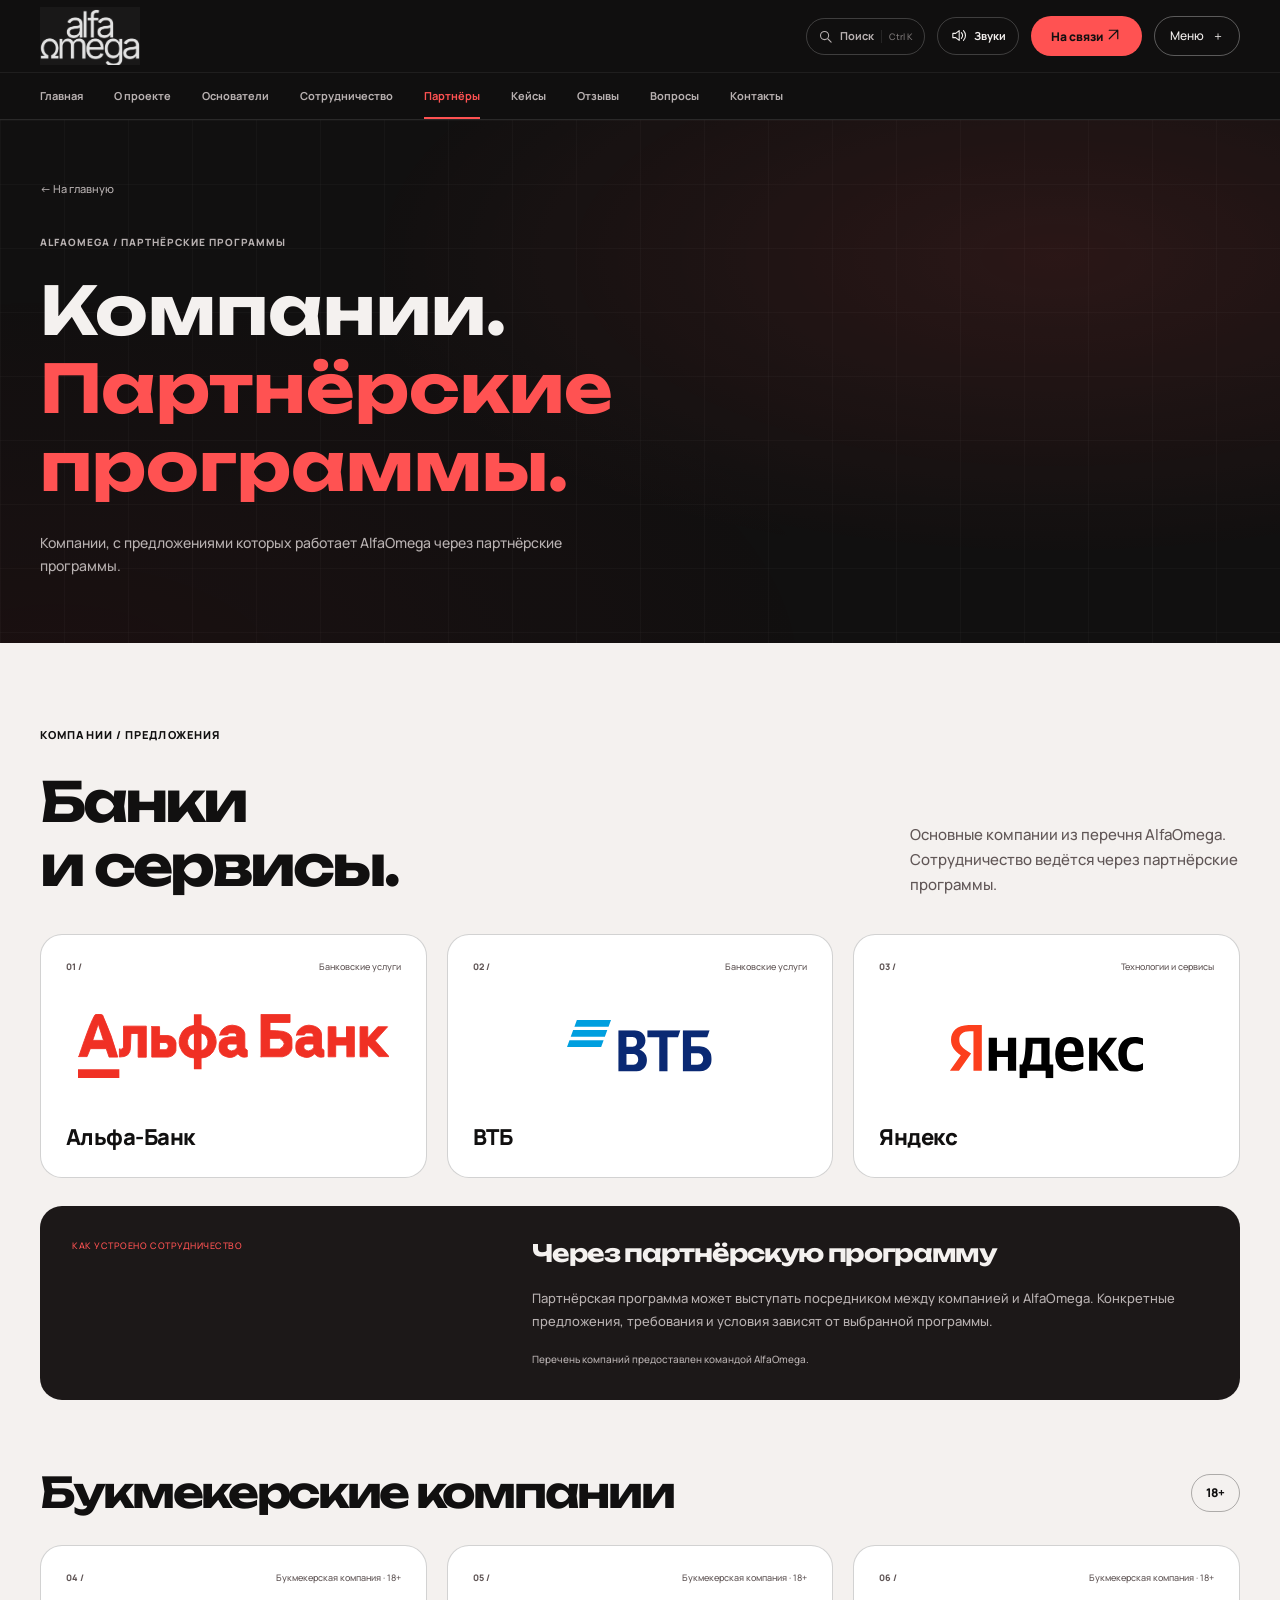
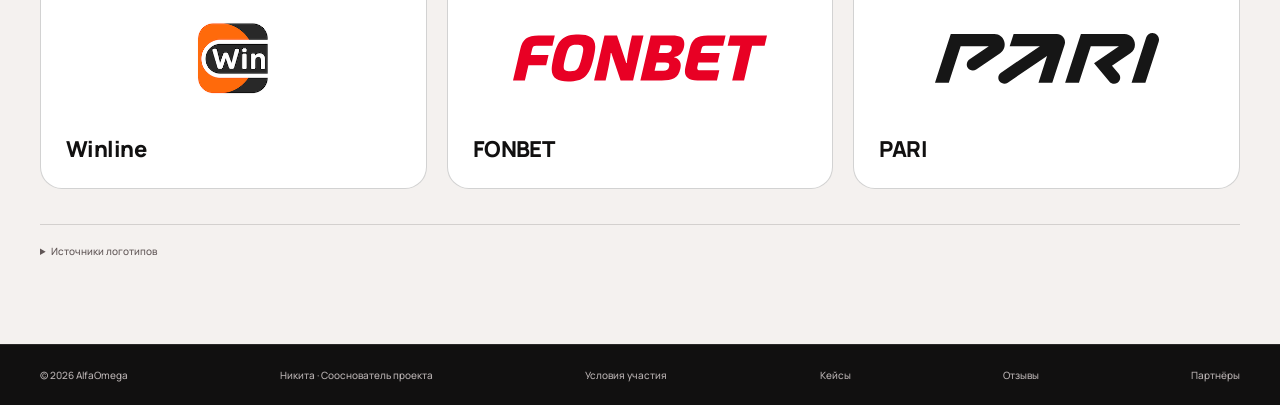
<file: partners.html>
<!doctype html>
<html lang="ru">
<head>
  <meta charset="utf-8">
  <meta name="viewport" content="width=device-width, initial-scale=1">
  <meta name="robots" content="index, follow, max-image-preview:large">
  <meta name="theme-color" content="#111010">
  <title>Компании в партнёрских программах — AlfaOmega</title>
  <meta name="description" content="Компании, представленные в партнёрских программах AlfaOmega: Альфа-Банк, ВТБ, Яндекс. Информационный перечень и формат сотрудничества.">
  <link rel="canonical" href="https://alfaomega-nikita.sandyplume1025.chatgpt.site/partners.html">
  <link rel="icon" href="assets/alfaomega-logo.jpeg" type="image/jpeg">
  <link rel="preload" href="assets/manrope-variable.ttf" as="font" type="font/ttf" crossorigin>
  <link rel="stylesheet" href="styles.css?v=22">
  <script src="site.js?v=20" defer></script>
  <script src="sounds.js?v=20" defer></script>
  <script src="experience.js?v=20" defer></script>
  <script src="sculpture.js?v=20" defer></script>
  <meta property="og:type" content="website">
  <meta property="og:locale" content="ru_RU">
  <meta property="og:title" content="Компании и партнёрские программы — AlfaOmega">
  <meta property="og:description" content="Компании, представленные в партнёрских программах AlfaOmega: Альфа-Банк, ВТБ, Яндекс. Информационный перечень и формат сотрудничества.">
  <meta property="og:url" content="https://alfaomega-nikita.sandyplume1025.chatgpt.site/partners.html">
  <meta property="og:image" content="https://alfaomega-nikita.sandyplume1025.chatgpt.site/assets/nikita.jpeg">
  <meta property="og:image:alt" content="Никита, создатель AlfaOmega">
  <meta name="twitter:card" content="summary">
  <script type="application/ld+json">
{
  "@context": "https://schema.org",
  "@graph": [
    {
      "@type": "WebSite",
      "@id": "https://alfaomega-nikita.sandyplume1025.chatgpt.site/#website",
      "url": "https://alfaomega-nikita.sandyplume1025.chatgpt.site/",
      "name": "AlfaOmega",
      "alternateName": [
        "Альфа Омега",
        "АльфаОмега"
      ],
      "inLanguage": "ru-RU",
      "publisher": {
        "@id": "https://alfaomega-nikita.sandyplume1025.chatgpt.site/#project"
      }
    },
    {
      "@type": "Organization",
      "@id": "https://alfaomega-nikita.sandyplume1025.chatgpt.site/#project",
      "name": "AlfaOmega",
      "alternateName": [
        "Альфа Омега",
        "АльфаОмега"
      ],
      "url": "https://alfaomega-nikita.sandyplume1025.chatgpt.site/",
      "description": "Проект в финансовой вертикали. Сотрудничество по партнёрским программам.",
      "logo": "https://alfaomega-nikita.sandyplume1025.chatgpt.site/assets/alfaomega-logo.jpeg",
      "founder": [
        {
          "@id": "https://alfaomega-nikita.sandyplume1025.chatgpt.site/#nikita"
        },
        {
          "@id": "https://alfaomega-nikita.sandyplume1025.chatgpt.site/#alex"
        }
      ]
    },
    {
      "@type": "Person",
      "@id": "https://alfaomega-nikita.sandyplume1025.chatgpt.site/#nikita",
      "name": "Никита",
      "jobTitle": "Сооснователь AlfaOmega",
      "url": "https://alfaomega-nikita.sandyplume1025.chatgpt.site/",
      "image": "https://alfaomega-nikita.sandyplume1025.chatgpt.site/assets/nikita.jpeg",
      "sameAs": [
        "https://t.me/kenelmoder"
      ],
      "affiliation": {
        "@id": "https://alfaomega-nikita.sandyplume1025.chatgpt.site/#project"
      }
    },
    {
      "@type": "Person",
      "@id": "https://alfaomega-nikita.sandyplume1025.chatgpt.site/#alex",
      "name": "Алекс",
      "jobTitle": "Сооснователь AlfaOmega",
      "url": "https://alfaomega-nikita.sandyplume1025.chatgpt.site/founders.html",
      "sameAs": [
        "https://t.me/AlexTraf6",
        "https://t.me/+PCmVGvibhLFiMDhi"
      ],
      "affiliation": {
        "@id": "https://alfaomega-nikita.sandyplume1025.chatgpt.site/#project"
      }
    },
    {
      "@type": "WebPage",
      "@id": "https://alfaomega-nikita.sandyplume1025.chatgpt.site/partners.html#webpage",
      "url": "https://alfaomega-nikita.sandyplume1025.chatgpt.site/partners.html",
      "name": "Компании в партнёрских программах — AlfaOmega",
      "description": "Компании, представленные в партнёрских программах AlfaOmega: Альфа-Банк, ВТБ, Яндекс. Информационный перечень и формат сотрудничества.",
      "inLanguage": "ru-RU",
      "isPartOf": {
        "@id": "https://alfaomega-nikita.sandyplume1025.chatgpt.site/#website"
      },
      "about": {
        "@id": "https://alfaomega-nikita.sandyplume1025.chatgpt.site/#project"
      }
    }
  ]
}
</script>
  <script src="motion.js?v=22" defer></script>
</head>
<body class="inner-page"><div class="transition-screen" aria-hidden="true"></div><div class="reading-progress" aria-hidden="true"></div><a class="skip-link" href="#main">Перейти к содержимому</a>
<div class="header-shell" id="top"><header class="header wrap">
<a class="wordmark" href="index.html" aria-label="AlfaOmega — на главную"><span class="logo-crop"><img src="assets/alfaomega-logo.jpeg" width="1206" height="1124" alt="AlfaOmega"></span></a>
<nav class="desktop-nav" aria-label="Основная навигация"><a href="index.html">Главная</a><a href="about.html">О проекте</a><a href="founders.html">Основатели</a><a href="cooperation.html">Сотрудничество</a><a href="partners.html" aria-current="page">Партнёры</a><a href="cases.html">Кейсы</a><a href="reviews.html">Отзывы</a><a href="faq.html">Вопросы</a><a href="contact.html">Контакты</a></nav>
<div class="header-actions"><button type="button" class="quick-search-toggle" aria-label="Поиск по сайту" aria-haspopup="dialog" aria-controls="quick-navigation" hidden><svg viewBox="0 0 24 24" fill="none" aria-hidden="true"><circle cx="10.5" cy="10.5" r="6.5"/><path d="m16 16 5 5"/></svg><span>Поиск</span><kbd>⌘ K</kbd></button><button class="sfx-toggle" type="button" aria-pressed="true" aria-label="Выключить звуковые эффекты" title="Звуки интерфейса" hidden><svg viewBox="0 0 24 24" fill="none" aria-hidden="true"><path d="M4 9v6h4l5 4V5L8 9H4Z"/><path class="sfx-waves" d="M16 8a6 6 0 0 1 0 8M19 5a10 10 0 0 1 0 14"/><path class="sfx-muted" d="m16 9 6 6m-6 0 6-6"/></svg><span>Звуки</span></button><a class="header-telegram" href="https://t.me/kenelmoder" target="_blank" rel="noopener noreferrer">На связи <svg class="icon-arrow" viewBox="0 0 24 24" fill="none" aria-hidden="true"><path d="M6 18 18 6M6 6h12v12"/></svg></a><button class="menu-toggle" type="button" aria-expanded="false" aria-controls="mobile-navigation">Меню <span aria-hidden="true">＋</span></button></div></header><nav class="section-tabs" aria-label="Разделы сайта"><div class="wrap section-tabs-track"><a href="index.html">Главная</a><a href="about.html">О проекте</a><a href="founders.html">Основатели</a><a href="cooperation.html">Сотрудничество</a><a href="partners.html" aria-current="page">Партнёры</a><a href="cases.html">Кейсы</a><a href="reviews.html">Отзывы</a><a href="faq.html">Вопросы</a><a href="contact.html">Контакты</a></div></nav>
<nav class="mobile-nav" id="mobile-navigation" aria-label="Навигация для телефона" hidden><div class="wrap"><a href="index.html">Главная<span aria-hidden="true">01</span></a><a href="about.html">О проекте<span aria-hidden="true">02</span></a><a href="founders.html">Основатели<span aria-hidden="true">03</span></a><a href="cooperation.html">Сотрудничество<span aria-hidden="true">04</span></a><a href="partners.html" aria-current="page">Партнёры<span aria-hidden="true">05</span></a><a href="cases.html">Кейсы<span aria-hidden="true">06</span></a><a href="reviews.html">Отзывы<span aria-hidden="true">07</span></a><a href="faq.html">Вопросы<span aria-hidden="true">08</span></a><a href="contact.html">Контакты<span aria-hidden="true">09</span></a></div></nav></div>
<main id="main"><section class="page-hero dark-grid"><div class="wrap"><div class="page-hero-copy"><a class="breadcrumb" href="index.html">← На главную</a><p class="section-label">ALFAOMEGA / ПАРТНЁРСКИЕ ПРОГРАММЫ</p><h1>Компании.<br><span class="lime-text">Партнёрские программы.</span></h1><p class="page-hero-description">Компании, с предложениями которых работает AlfaOmega через партнёрские программы.</p></div></div></section><section class="partners section light" id="partners" aria-labelledby="partners-title"><div class="wrap"><p class="section-label">КОМПАНИИ / ПРЕДЛОЖЕНИЯ</p><div class="section-heading"><h2 id="partners-title">Банки<br>и сервисы.</h2><p>Основные компании из перечня AlfaOmega. Сотрудничество ведётся через партнёрские программы.</p></div><div class="brands-grid"><article class="brand-card brand-alfa reveal"><div class="brand-card-top"><span>01 /</span><span>Банковские услуги</span></div><div class="brand-visual"><img src="assets/brands/alfa.svg" alt="Логотип Альфа-Банк" loading="lazy"></div><h3>Альфа-Банк</h3></article><article class="brand-card brand-vtb reveal"><div class="brand-card-top"><span>02 /</span><span>Банковские услуги</span></div><div class="brand-visual"><img src="assets/brands/vtb.svg" alt="Логотип ВТБ" loading="lazy"></div><h3>ВТБ</h3></article><article class="brand-card brand-yandex reveal"><div class="brand-card-top"><span>03 /</span><span>Технологии и сервисы</span></div><div class="brand-visual"><a href="https://ya.ru/" target="_blank" rel="noopener noreferrer" aria-label="Яндекс — официальный сайт"><img src="assets/brands/yandex.svg" alt="Логотип Яндекс" loading="lazy"></a></div><h3>Яндекс</h3></article></div><div class="program-note"><span class="program-note-index">КАК УСТРОЕНО СОТРУДНИЧЕСТВО</span><div><h3>Через партнёрскую программу</h3><p>Партнёрская программа может выступать посредником между компанией и AlfaOmega. Конкретные предложения, требования и условия зависят от выбранной программы.</p><p class="program-source">Перечень компаний предоставлен командой AlfaOmega.</p></div></div><div class="brands-secondary"><div class="brands-secondary-heading"><h2>Букмекерские компании</h2><span class="age-label">18+</span></div><div class="brands-grid"><article class="brand-card brand-winline reveal"><div class="brand-card-top"><span>04 /</span><span>Букмекерская компания · 18+</span></div><div class="brand-visual"><img src="assets/brands/winline.png" alt="Логотип Winline" loading="lazy"></div><h3>Winline</h3></article><article class="brand-card brand-fonbet reveal"><div class="brand-card-top"><span>05 /</span><span>Букмекерская компания · 18+</span></div><div class="brand-visual"><img src="assets/brands/fonbet.svg" alt="Логотип FONBET" loading="lazy"></div><h3>FONBET</h3></article><article class="brand-card brand-pari reveal"><div class="brand-card-top"><span>06 /</span><span>Букмекерская компания · 18+</span></div><div class="brand-visual"><img src="assets/brands/pari.svg" alt="Логотип PARI" loading="lazy"></div><h3>PARI</h3></article></div></div><details class="brand-credits"><summary>Источники логотипов</summary><p>Альфа-Банк: <a href="https://commons.wikimedia.org/wiki/File:Logo_alfa-bank.svg" target="_blank" rel="noopener noreferrer">MVTTXW$, Wikimedia Commons</a>, <a href="https://creativecommons.org/licenses/by-sa/4.0/" target="_blank" rel="noopener noreferrer">CC BY-SA 4.0</a>, без изменений. ВТБ: <a href="https://commons.wikimedia.org/wiki/File:VTB_Logo_2018.svg" target="_blank" rel="noopener noreferrer">Wikimedia Commons</a>. Логотипы Яндекса, Winline, FONBET и PARI получены из опубликованных материалов соответствующих компаний. Товарные знаки принадлежат их правообладателям.</p></details></div></section></main><footer class="footer"><div class="wrap"><span>© 2026 AlfaOmega</span><span>Никита · Сооснователь проекта</span><a href="cooperation.html#conditions">Условия участия</a><a href="cases.html">Кейсы</a><a href="reviews.html">Отзывы</a><a href="partners.html">Партнёры</a></div></footer>
<aside class="mobile-dock" aria-label="Связаться с Никитой" hidden><a href="https://t.me/kenelmoder" target="_blank" rel="noopener noreferrer"><span>Обсудить сотрудничество<small>Бесплатно · Лично с Никитой</small></span><span aria-hidden="true"><svg class="icon-arrow" viewBox="0 0 24 24" fill="none" aria-hidden="true"><path d="M6 18 18 6M6 6h12v12"/></svg></span></a></aside>
<dialog id="format-once" class="format-dialog" aria-labelledby="once-title"><button type="button" class="dialog-close" data-close-dialog aria-label="Закрыть">×</button><p class="section-label">01 / РАЗОВЫЙ ФОРМАТ</p><h2 id="once-title">Одно действие.<br>Одна выплата.</h2><p>Вариант для тех, кто хочет участвовать один раз, без постоянной занятости.</p><dl><div><dt>Что сделать</dt><dd>Выполнить согласованное целевое действие по условиям выбранной партнёрской программы.</dd></div><div><dt>Когда выплата</dt><dd>Сразу после выполнения согласованного действия. Само действие, условия и сумму объясню на звонке.</dd></div><div><dt>Ориентир первой недели</dt><dd>15–20 тысяч рублей со слов Никиты. Сумма и срок не гарантированы: зависят от программы и выполнения её условий. Конкретные условия обсуждаем до старта.</dd></div><div><dt>С чего начать</dt><dd>Написать мне в Telegram и договориться о бесплатной консультации.</dd></div></dl><a class="button button-dark" href="https://t.me/kenelmoder" target="_blank" rel="noopener noreferrer">Обсудить с Никитой <span aria-hidden="true"><svg class="icon-arrow" viewBox="0 0 24 24" fill="none" aria-hidden="true"><path d="M6 18 18 6M6 6h12v12"/></svg></span></a></dialog>
<dialog id="format-regular" class="format-dialog" aria-labelledby="regular-title"><button type="button" class="dialog-close" data-close-dialog aria-label="Закрыть">×</button><p class="section-label">02 / РЕГУЛЯРНЫЙ ФОРМАТ</p><h2 id="regular-title">Участие.<br>Сопровождение.<br>Рост.</h2><p>Ежедневное сотрудничество по партнёрским программам с личным сопровождением.</p><dl><div><dt>Занятость</dt><dd>2–3 часа в день, вечером. Часы в пределах вечера выбираешь сам.</dd></div><div><dt>Развитие и доход</dt><dd>Возможен карьерный рост. Ориентир — от 100 000 ₽, перспектива роста — 300 000 ₽ и выше. Суммы не гарантированы: период расчёта, задачи и выплаты обсуждаем до начала участия.</dd></div><div><dt>Первый этап</dt><dd>Материалы и постепенное включение в практику. Ориентир первых выплат — около двух недель, без гарантии срока. Условия и сумму обсуждаем до начала работы.</dd></div><div><dt>Сопровождение</dt><dd>В регулярном формате остаёмся на связи. По мере выполнения задач можно разбирать новые темы, включая создание и управление командой.</dd></div><div><dt>Оформление</dt><dd>Работа на себя, в том числе в статусе самозанятого. Индивидуальные условия разбираем на консультации.</dd></div></dl><a class="button button-dark" href="https://t.me/kenelmoder" target="_blank" rel="noopener noreferrer">Обсудить с Никитой <span aria-hidden="true"><svg class="icon-arrow" viewBox="0 0 24 24" fill="none" aria-hidden="true"><path d="M6 18 18 6M6 6h12v12"/></svg></span></a></dialog>

<dialog class="quick-navigation" id="quick-navigation" aria-labelledby="quick-title"><div class="quick-topline"><h2 id="quick-title">Что ищешь?</h2><button type="button" class="quick-close" data-close-dialog aria-label="Закрыть поиск"><svg viewBox="0 0 24 24" fill="none" aria-hidden="true"><path d="m6 6 12 12M6 18 18 6"/></svg></button></div><label class="quick-query"><svg viewBox="0 0 24 24" fill="none" aria-hidden="true"><circle cx="10.5" cy="10.5" r="6.5"/><path d="m16 16 5 5"/></svg><span class="sr-only">Поиск по разделам и вопросам</span><input type="search" id="quick-query" placeholder="Например: график, опыт, Алекс…" autocomplete="off" aria-controls="quick-results"></label><p class="quick-count" aria-live="polite"></p><div class="quick-results" id="quick-results"><a class="quick-entry" href="cooperation.html#format-picker" data-find="Подобрать формат сотрудничества три вопроса разовое регулярное занятость"><span><strong>Подобрать формат</strong><small>Три вопроса перед консультацией</small></span><span class="quick-type">Инструмент</span></a><a class="quick-entry" href="index.html" data-find="Главная Знакомство с AlfaOmega"><span><strong>Главная</strong><small>Знакомство с AlfaOmega</small></span><span class="quick-type">Раздел</span></a><a class="quick-entry" href="about.html" data-find="О проекте Подход и команда"><span><strong>О проекте</strong><small>Подход и команда</small></span><span class="quick-type">Раздел</span></a><a class="quick-entry" href="founders.html" data-find="Основатели Никита и Алекс, личные контакты"><span><strong>Основатели</strong><small>Никита и Алекс, личные контакты</small></span><span class="quick-type">Раздел</span></a><a class="quick-entry" href="cooperation.html" data-find="Сотрудничество Разовый и регулярный форматы, условия"><span><strong>Сотрудничество</strong><small>Разовый и регулярный форматы, условия</small></span><span class="quick-type">Раздел</span></a><a class="quick-entry" href="partners.html" data-find="Партнёры Компании в партнёрских программах"><span><strong>Партнёры</strong><small>Компании в партнёрских программах</small></span><span class="quick-type">Раздел</span></a><a class="quick-entry" href="cases.html#dima-results" data-find="Результаты Димы скриншоты первый 1 месяц третий четвертый 3 4 месяц 207 900 727 650 баланс HOLD статистика"><span><strong>Результаты Димы: скриншоты</strong><small>Первый и 3–4-й месяц участия</small></span><span class="quick-type">Кейс</span></a><a class="quick-entry" href="cases.html" data-find="Кейс Димы Наставничество и самостоятельная команда"><span><strong>Кейс Димы</strong><small>Наставничество и самостоятельная команда</small></span><span class="quick-type">Раздел</span></a><a class="quick-entry" href="reviews.html#dima-review" data-find="Отзыв Димы diman_zaytsev4 личный опыт обучение наставничество скриншот контакт Telegram"><span><strong>Отзыв Димы</strong><small>Личный опыт и контакт @diman_zaytsev4</small></span><span class="quick-type">Отзыв</span></a><a class="quick-entry" href="reviews.html" data-find="Отзывы Канал с отзывами участников"><span><strong>Отзывы</strong><small>Канал с отзывами участников</small></span><span class="quick-type">Раздел</span></a><a class="quick-entry" href="faq.html" data-find="Вопросы Опыт, телефон, занятость, выплаты"><span><strong>Вопросы</strong><small>Опыт, телефон, занятость, выплаты</small></span><span class="quick-type">Раздел</span></a><a class="quick-entry" href="contact.html" data-find="Контакты Бесплатная консультация с Никитой"><span><strong>Контакты</strong><small>Бесплатная консультация с Никитой</small></span><span class="quick-type">Раздел</span></a><a class="quick-entry" href="faq.html#faq-question-1" data-find="Что такое AlfaOmega? AlfaOmega — проект Никиты и Алекса в финансовой вертикали. Мы привлекаем людей на партнёрские предложения и индивидуально подбираем формат сотрудничества. У Никиты три года опыта в этом направлении; в проекте — десятки сотрудников и собственный отдел продаж."><span><strong>Что такое AlfaOmega?</strong><small>Ответ в разделе «Вопросы»</small></span><span class="quick-type">Вопрос</span></a><a class="quick-entry" href="faq.html#faq-question-2" data-find="Кого вы приглашаете? Ребят от 17 до 28 лет из России, заинтересованных в сотрудничестве по партнёрским программам. Конкретный вариант подбираем на консультации."><span><strong>Кого вы приглашаете?</strong><small>Ответ в разделе «Вопросы»</small></span><span class="quick-type">Вопрос</span></a><a class="quick-entry" href="faq.html#faq-question-3" data-find="Нужен ли опыт? Нет, предыдущий опыт не обязателен. На первом звонке познакомимся, обсудим твои возможности и варианты, с которых можно начать."><span><strong>Нужен ли опыт?</strong><small>Ответ в разделе «Вопросы»</small></span><span class="quick-type">Вопрос</span></a><a class="quick-entry" href="faq.html#faq-question-4" data-find="Что нужно для старта? Из техники достаточно телефона, компьютер не обязателен. Остальные условия зависят от выбранной партнёрской программы — расскажу о них до начала сотрудничества."><span><strong>Что нужно для старта?</strong><small>Ответ в разделе «Вопросы»</small></span><span class="quick-type">Вопрос</span></a><a class="quick-entry" href="faq.html#faq-question-5" data-find="Можно участвовать только один раз? Да, есть разовый формат. Ты выполняешь одно согласованное целевое действие и получаешь выплату сразу после его выполнения. Само действие, условия и размер вознаграждения объясню на звонке."><span><strong>Можно участвовать только один раз?</strong><small>Ответ в разделе «Вопросы»</small></span><span class="quick-type">Вопрос</span></a><a class="quick-entry" href="faq.html#faq-question-6" data-find="Как устроен вечерний график? Для регулярного формата нужно выделять 2–3 часа в день, в вечернее время. Конкретные часы в пределах вечера выбираешь самостоятельно."><span><strong>Как устроен вечерний график?</strong><small>Ответ в разделе «Вопросы»</small></span><span class="quick-type">Вопрос</span></a><a class="quick-entry" href="faq.html#faq-question-7" data-find="Консультация платная? Нет, консультация бесплатная. Её провожу лично я: выслушаю тебя, узнаю получше и предложу подходящие варианты сотрудничества."><span><strong>Консультация платная?</strong><small>Ответ в разделе «Вопросы»</small></span><span class="quick-type">Вопрос</span></a><a class="quick-entry" href="faq.html#faq-question-8" data-find="Кто будет меня сопровождать? Я, Никита, лично сопровождаю участников после выбора формата. При регулярном сотрудничестве остаёмся на связи: по мере выполнения задач можно разбирать дополнительные темы, включая создание команды и управление её работой. В AlfaOmega также есть менеджеры и собственный отдел продаж."><span><strong>Кто будет меня сопровождать?</strong><small>Ответ в разделе «Вопросы»</small></span><span class="quick-type">Вопрос</span></a><a class="quick-entry" href="faq.html#faq-question-9" data-find="Как оформляется сотрудничество? Участники работают на себя по партнёрским программам, в том числе в статусе самозанятых. Индивидуальный формат и условия обсуждаем до начала работы."><span><strong>Как оформляется сотрудничество?</strong><small>Ответ в разделе «Вопросы»</small></span><span class="quick-type">Вопрос</span></a><a class="quick-entry" href="faq.html#faq-question-10" data-find="Какой доход возможен и есть ли рост? В регулярном формате есть возможность карьерного роста. Проект обозначает ориентир от 100 000 ₽ и перспективу роста до 300 000 ₽ и выше. Суммы не гарантированы: период, условия выплат и возможность достижения обсуждаем на консультации. Результат зависит от программы и выполненных задач."><span><strong>Какой доход возможен и есть ли рост?</strong><small>Ответ в разделе «Вопросы»</small></span><span class="quick-type">Вопрос</span></a><a class="quick-entry" href="faq.html#faq-question-11" data-find="Когда можно получить первые выплаты? В разовом формате Никита обозначает ориентир 15–20 тысяч рублей за первую неделю. В регулярном формате сначала изучают материалы и подключаются к работе; ориентир первых выплат — примерно две недели. Эти суммы и сроки не гарантированы: результат зависит от выбранной программы и выполнения её условий. Конкретное действие, размер вознаграждения и порядок выплат обсуждаем до начала участия."><span><strong>Когда можно получить первые выплаты?</strong><small>Ответ в разделе «Вопросы»</small></span><span class="quick-type">Вопрос</span></a><a class="quick-entry" href="faq.html#faq-question-12" data-find="Можно вырасти до своей команды? В регулярном формате можно развивать навыки и обсуждать с Никитой создание своей команды: как распределять задачи, управлять работой и выстраивать доход от результатов команды. Дополнительные темы разбираем по мере выполнения целевых действий. Темп и условия развития индивидуальны."><span><strong>Можно вырасти до своей команды?</strong><small>Ответ в разделе «Вопросы»</small></span><span class="quick-type">Вопрос</span></a><a class="quick-entry" href="faq.html#faq-question-13" data-find="Какие качества вы цените? Энтузиазм, желание учиться и разбираться в деталях, готовность пробовать новое и применять знания. Опыт для старта не обязателен; подходящий формат определяем на личной консультации."><span><strong>Какие качества вы цените?</strong><small>Ответ в разделе «Вопросы»</small></span><span class="quick-type">Вопрос</span></a><a class="quick-entry" href="cooperation.html#first-weeks" data-find="Первые недели 15 20 тысяч первая неделя первые выплаты обучение материал практика"><span><strong>Первые недели</strong><small>Подробнее о сотрудничестве и подходе</small></span><span class="quick-type">Раздел</span></a><a class="quick-entry" href="cooperation.html#growth" data-find="Путь к своей команде карьера управление распределение задачи масштаб рост"><span><strong>Путь к своей команде</strong><small>Подробнее о сотрудничестве и подходе</small></span><span class="quick-type">Раздел</span></a><a class="quick-entry" href="about.html#approach" data-find="Подход Никиты 18 лет знания энтузиазм любознательность ценности"><span><strong>Подход Никиты</strong><small>Подробнее о сотрудничестве и подходе</small></span><span class="quick-type">Раздел</span></a></div><div class="quick-empty" hidden><h3>Попробуй другое слово</h3><p>Или напиши Никите — обсудим твой вопрос лично.</p><a href="https://t.me/kenelmoder" target="_blank" rel="noopener noreferrer">Задать вопрос в Telegram</a></div><div class="quick-hint"><span>↑ ↓ выбрать · Enter открыть</span><span>Esc закрыть</span></div></dialog>
</body></html>
</file>
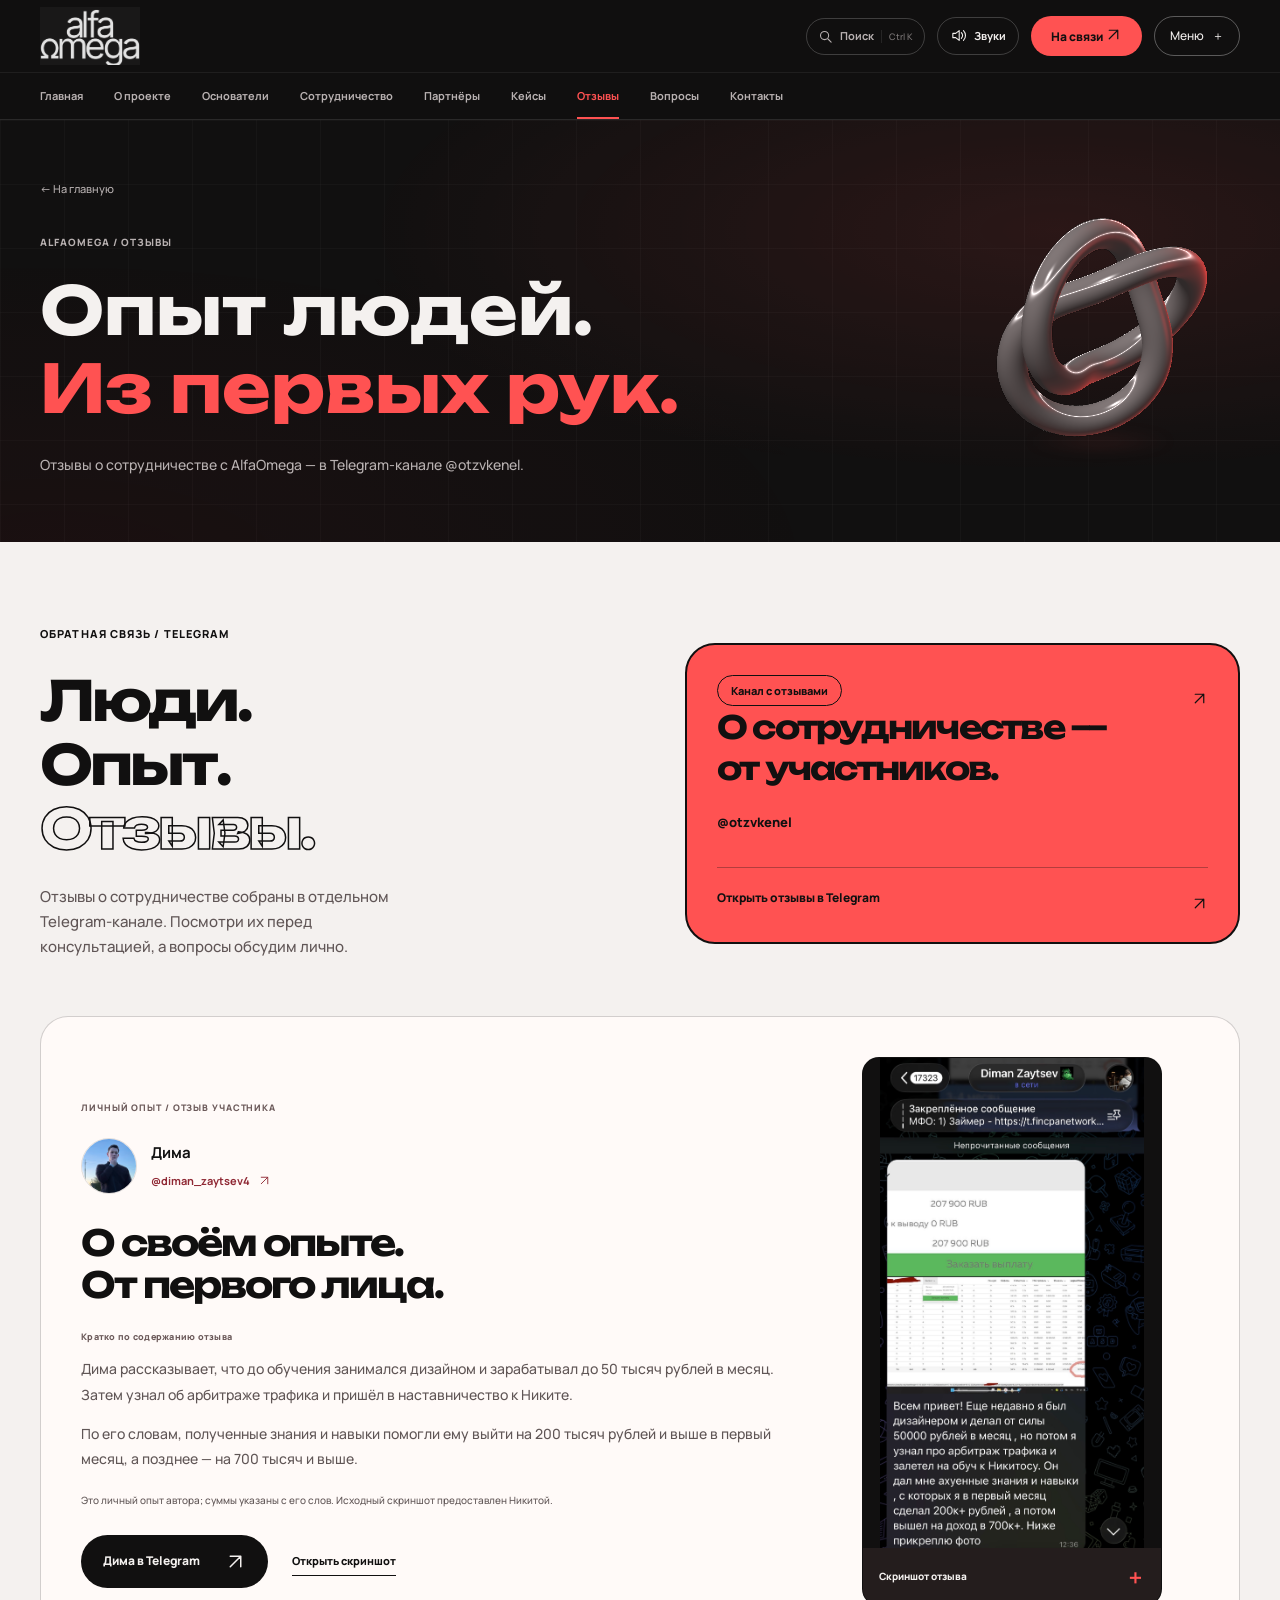
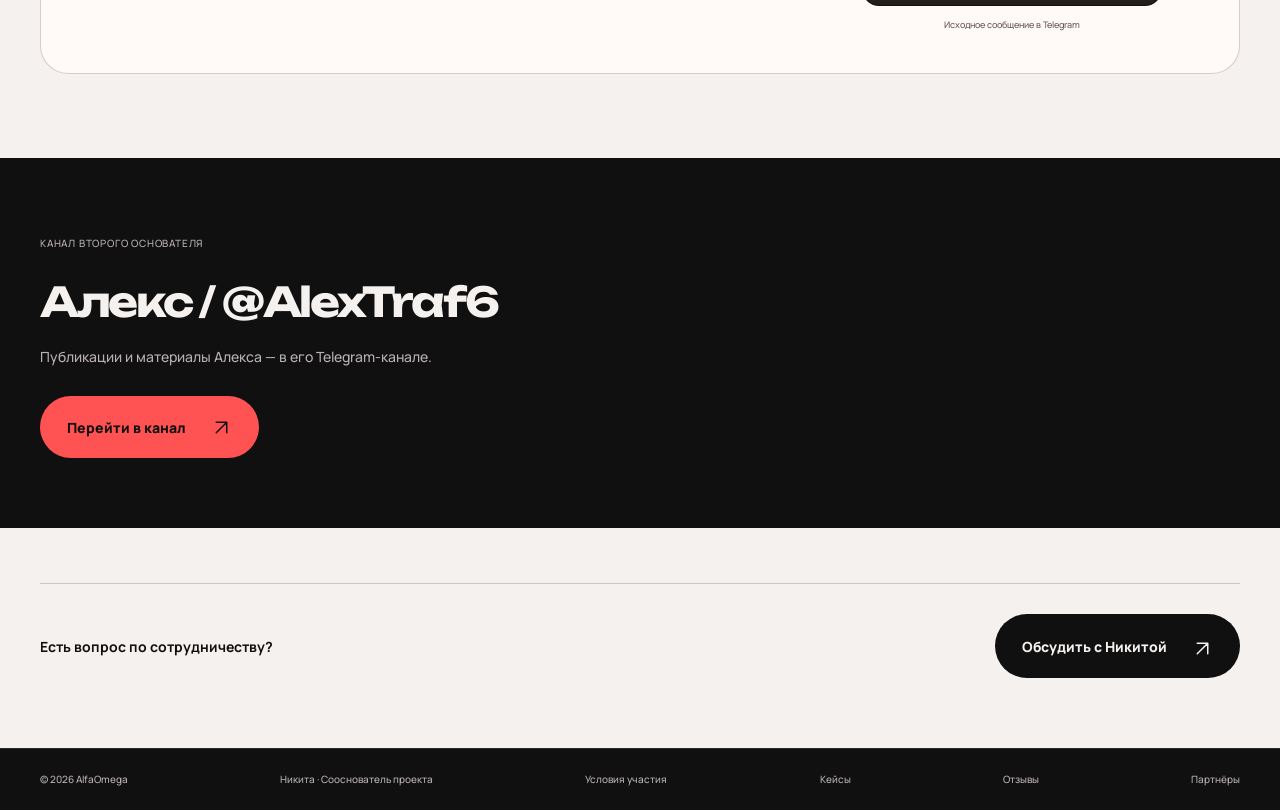
<file: reviews.html>
<!doctype html>
<html lang="ru">
<head>
  <meta charset="utf-8">
  <meta name="viewport" content="width=device-width, initial-scale=1">
  <meta name="robots" content="index, follow, max-image-preview:large">
  <meta name="theme-color" content="#111010">
  <title>Отзывы — AlfaOmega | Никита</title>
  <meta name="description" content="Отзывы о сотрудничестве с AlfaOmega — в Telegram-канале @otzvkenel.">
  <link rel="canonical" href="https://alfaomega-nikita.sandyplume1025.chatgpt.site/reviews.html">
  <link rel="icon" href="assets/alfaomega-logo.jpeg" type="image/jpeg">
  <link rel="preload" href="assets/manrope-variable.ttf" as="font" type="font/ttf" crossorigin>
  <link rel="stylesheet" href="styles.css?v=22">
  <script src="site.js?v=20" defer></script>
  <script src="sounds.js?v=20" defer></script>
  <script src="experience.js?v=20" defer></script>
  <script src="sculpture.js?v=20" defer></script>
  <meta property="og:type" content="website">
  <meta property="og:locale" content="ru_RU">
  <meta property="og:title" content="Отзывы — AlfaOmega">
  <meta property="og:description" content="Отзывы о сотрудничестве с AlfaOmega — в Telegram-канале @otzvkenel.">
  <meta property="og:url" content="https://alfaomega-nikita.sandyplume1025.chatgpt.site/reviews.html">
  <meta property="og:image" content="https://alfaomega-nikita.sandyplume1025.chatgpt.site/assets/nikita.jpeg">
  <meta property="og:image:alt" content="Никита, создатель AlfaOmega">
  <meta name="twitter:card" content="summary">
  <script type="application/ld+json">
{
  "@context": "https://schema.org",
  "@graph": [
    {
      "@type": "WebSite",
      "@id": "https://alfaomega-nikita.sandyplume1025.chatgpt.site/#website",
      "url": "https://alfaomega-nikita.sandyplume1025.chatgpt.site/",
      "name": "AlfaOmega",
      "alternateName": [
        "Альфа Омега",
        "АльфаОмега"
      ],
      "inLanguage": "ru-RU",
      "publisher": {
        "@id": "https://alfaomega-nikita.sandyplume1025.chatgpt.site/#project"
      }
    },
    {
      "@type": "Organization",
      "@id": "https://alfaomega-nikita.sandyplume1025.chatgpt.site/#project",
      "name": "AlfaOmega",
      "alternateName": [
        "Альфа Омега",
        "АльфаОмега"
      ],
      "url": "https://alfaomega-nikita.sandyplume1025.chatgpt.site/",
      "description": "Проект в финансовой вертикали. Сотрудничество по партнёрским программам.",
      "logo": "https://alfaomega-nikita.sandyplume1025.chatgpt.site/assets/alfaomega-logo.jpeg",
      "founder": [
        {
          "@id": "https://alfaomega-nikita.sandyplume1025.chatgpt.site/#nikita"
        },
        {
          "@id": "https://alfaomega-nikita.sandyplume1025.chatgpt.site/#alex"
        }
      ]
    },
    {
      "@type": "Person",
      "@id": "https://alfaomega-nikita.sandyplume1025.chatgpt.site/#nikita",
      "name": "Никита",
      "jobTitle": "Сооснователь AlfaOmega",
      "url": "https://alfaomega-nikita.sandyplume1025.chatgpt.site/",
      "image": "https://alfaomega-nikita.sandyplume1025.chatgpt.site/assets/nikita.jpeg",
      "sameAs": [
        "https://t.me/kenelmoder"
      ],
      "affiliation": {
        "@id": "https://alfaomega-nikita.sandyplume1025.chatgpt.site/#project"
      }
    },
    {
      "@type": "Person",
      "@id": "https://alfaomega-nikita.sandyplume1025.chatgpt.site/#alex",
      "name": "Алекс",
      "jobTitle": "Сооснователь AlfaOmega",
      "url": "https://alfaomega-nikita.sandyplume1025.chatgpt.site/founders.html",
      "sameAs": [
        "https://t.me/AlexTraf6",
        "https://t.me/+PCmVGvibhLFiMDhi"
      ],
      "affiliation": {
        "@id": "https://alfaomega-nikita.sandyplume1025.chatgpt.site/#project"
      }
    },
    {
      "@type": "WebPage",
      "@id": "https://alfaomega-nikita.sandyplume1025.chatgpt.site/reviews.html#webpage",
      "url": "https://alfaomega-nikita.sandyplume1025.chatgpt.site/reviews.html",
      "name": "Отзывы — AlfaOmega",
      "description": "Отзывы о сотрудничестве с AlfaOmega — в Telegram-канале @otzvkenel.",
      "inLanguage": "ru-RU",
      "isPartOf": {
        "@id": "https://alfaomega-nikita.sandyplume1025.chatgpt.site/#website"
      },
      "about": [
        {
          "@id": "https://alfaomega-nikita.sandyplume1025.chatgpt.site/#project"
        },
        {
          "@id": "https://alfaomega-nikita.sandyplume1025.chatgpt.site/#nikita"
        }
      ]
    }
  ]
}
</script>
  <script src="motion.js?v=22" defer></script>
</head>
<body class="inner-page"><div class="transition-screen" aria-hidden="true"></div><div class="reading-progress" aria-hidden="true"></div><a class="skip-link" href="#main">Перейти к содержимому</a>
<div class="header-shell" id="top"><header class="header wrap">
<a class="wordmark" href="index.html" aria-label="AlfaOmega — на главную"><span class="logo-crop"><img src="assets/alfaomega-logo.jpeg" width="1206" height="1124" alt="AlfaOmega"></span></a>
<nav class="desktop-nav" aria-label="Основная навигация"><a href="index.html">Главная</a><a href="about.html">О проекте</a><a href="founders.html">Основатели</a><a href="cooperation.html">Сотрудничество</a><a href="partners.html">Партнёры</a><a href="cases.html">Кейсы</a><a href="reviews.html" aria-current="page">Отзывы</a><a href="faq.html">Вопросы</a><a href="contact.html">Контакты</a></nav>
<div class="header-actions"><button type="button" class="quick-search-toggle" aria-label="Поиск по сайту" aria-haspopup="dialog" aria-controls="quick-navigation" hidden><svg viewBox="0 0 24 24" fill="none" aria-hidden="true"><circle cx="10.5" cy="10.5" r="6.5"/><path d="m16 16 5 5"/></svg><span>Поиск</span><kbd>⌘ K</kbd></button><button class="sfx-toggle" type="button" aria-pressed="true" aria-label="Выключить звуковые эффекты" title="Звуки интерфейса" hidden><svg viewBox="0 0 24 24" fill="none" aria-hidden="true"><path d="M4 9v6h4l5 4V5L8 9H4Z"/><path class="sfx-waves" d="M16 8a6 6 0 0 1 0 8M19 5a10 10 0 0 1 0 14"/><path class="sfx-muted" d="m16 9 6 6m-6 0 6-6"/></svg><span>Звуки</span></button><a class="header-telegram" href="https://t.me/kenelmoder" target="_blank" rel="noopener noreferrer">На связи <svg class="icon-arrow" viewBox="0 0 24 24" fill="none" aria-hidden="true"><path d="M6 18 18 6M6 6h12v12"/></svg></a><button class="menu-toggle" type="button" aria-expanded="false" aria-controls="mobile-navigation">Меню <span aria-hidden="true">＋</span></button></div></header><nav class="section-tabs" aria-label="Разделы сайта"><div class="wrap section-tabs-track"><a href="index.html">Главная</a><a href="about.html">О проекте</a><a href="founders.html">Основатели</a><a href="cooperation.html">Сотрудничество</a><a href="partners.html">Партнёры</a><a href="cases.html">Кейсы</a><a href="reviews.html" aria-current="page">Отзывы</a><a href="faq.html">Вопросы</a><a href="contact.html">Контакты</a></div></nav>
<nav class="mobile-nav" id="mobile-navigation" aria-label="Навигация для телефона" hidden><div class="wrap"><a href="index.html">Главная<span aria-hidden="true">01</span></a><a href="about.html">О проекте<span aria-hidden="true">02</span></a><a href="founders.html">Основатели<span aria-hidden="true">03</span></a><a href="cooperation.html">Сотрудничество<span aria-hidden="true">04</span></a><a href="partners.html">Партнёры<span aria-hidden="true">05</span></a><a href="cases.html">Кейсы<span aria-hidden="true">06</span></a><a href="reviews.html" aria-current="page">Отзывы<span aria-hidden="true">07</span></a><a href="faq.html">Вопросы<span aria-hidden="true">08</span></a><a href="contact.html">Контакты<span aria-hidden="true">09</span></a></div></nav></div>
<main id="main"><section class="page-hero dark-grid"><div class="wrap"><div class="page-hero-copy"><a class="breadcrumb" href="index.html">← На главную</a><p class="section-label">ALFAOMEGA / ОТЗЫВЫ</p><h1>Опыт людей.<br><span class="lime-text">Из первых рук.</span></h1><p class="page-hero-description">Отзывы о сотрудничестве с AlfaOmega — в Telegram-канале @otzvkenel.</p></div><div class="hero-sculpture" aria-hidden="true"><img class="sculpture-fallback" src="assets/chrome-knot.svg?v=20" width="320" height="320" alt=""><canvas class="sculpture-canvas" data-sculpture width="320" height="320"></canvas></div></div></section><section class="reviews section light" id="reviews" aria-labelledby="reviews-title"><div class="wrap reviews-layout"><div><p class="section-label">ОБРАТНАЯ СВЯЗЬ / TELEGRAM</p><h2 id="reviews-title">Люди.<br>Опыт.<br><span class="outline-word">Отзывы.</span></h2><p class="reviews-description">Отзывы о сотрудничестве собраны в отдельном Telegram-канале. Посмотри их перед консультацией, а вопросы обсудим лично.</p></div><a class="reviews-card reveal" href="https://t.me/otzvkenel" target="_blank" rel="noopener noreferrer"><div class="reviews-card-top"><span class="pill">Канал с отзывами</span><span class="reviews-mark" aria-hidden="true"><svg class="icon-arrow" viewBox="0 0 24 24" fill="none" aria-hidden="true"><path d="M6 18 18 6M6 6h12v12"/></svg></span></div><h3>О сотрудничестве —<br>от участников.</h3><span class="reviews-handle">@otzvkenel</span><span class="reviews-card-bottom">Открыть отзывы в Telegram <span aria-hidden="true"><svg class="icon-arrow" viewBox="0 0 24 24" fill="none" aria-hidden="true"><path d="M6 18 18 6M6 6h12v12"/></svg></span></span></a></div><div class="wrap testimonial-wrap"><article class="dima-testimonial reveal" id="dima-review" aria-labelledby="dima-review-title"><div class="testimonial-copy"><p class="section-label">ЛИЧНЫЙ ОПЫТ / ОТЗЫВ УЧАСТНИКА</p><div class="testimonial-person"><img src="assets/dima-before.jpeg" width="1920" height="2560" alt="" loading="lazy"><div><strong>Дима</strong><a href="https://t.me/diman_zaytsev4" target="_blank" rel="noopener noreferrer">@diman_zaytsev4 <svg class="icon-arrow" viewBox="0 0 24 24" fill="none" aria-hidden="true"><path d="M6 18 18 6M6 6h12v12"/></svg></a></div></div><h3 id="dima-review-title">О своём опыте.<br>От первого лица.</h3><span class="testimonial-summary-label">Кратко по содержанию отзыва</span><p>Дима рассказывает, что до обучения занимался дизайном и зарабатывал до 50 тысяч рублей в месяц. Затем узнал об арбитраже трафика и пришёл в наставничество к Никите.</p><p>По его словам, полученные знания и навыки помогли ему выйти на 200 тысяч рублей и выше в первый месяц, а позднее — на 700 тысяч и выше.</p><p class="testimonial-attribution">Это личный опыт автора; суммы указаны с его слов. Исходный скриншот предоставлен Никитой.</p><div class="testimonial-actions"><a class="button button-dark" href="https://t.me/diman_zaytsev4" target="_blank" rel="noopener noreferrer">Дима в Telegram <svg class="icon-arrow" viewBox="0 0 24 24" fill="none" aria-hidden="true"><path d="M6 18 18 6M6 6h12v12"/></svg></a><a class="text-link" href="assets/dima-testimonial.jpeg" data-open-dialog="dima-review-dialog" target="_blank" rel="noopener">Открыть скриншот</a></div></div><figure class="testimonial-source"><a href="assets/dima-testimonial.jpeg" data-open-dialog="dima-review-dialog" target="_blank" rel="noopener" aria-label="Увеличить скриншот отзыва Димы"><img src="assets/dima-testimonial.jpeg" width="1206" height="2235" alt="Скриншот переписки: отзыв Димы о дизайне, обучении у Никиты и своих результатах" loading="lazy"><span>Скриншот отзыва <span aria-hidden="true">＋</span></span></a><figcaption>Исходное сообщение в Telegram</figcaption></figure></article></div></section><div class="channel-note"><div class="wrap"><span>Канал второго основателя</span><h2>Алекс / @AlexTraf6</h2><p>Публикации и материалы Алекса — в его Telegram-канале.</p><a class="button button-lime" href="https://t.me/+PCmVGvibhLFiMDhi" target="_blank" rel="noopener noreferrer">Перейти в канал <svg class="icon-arrow" viewBox="0 0 24 24" fill="none" aria-hidden="true"><path d="M6 18 18 6M6 6h12v12"/></svg></a></div></div><div class="page-next light"><div class="wrap"><span>Есть вопрос по сотрудничеству?</span><a class="button button-dark" href="contact.html">Обсудить с Никитой <span aria-hidden="true"><svg class="icon-arrow" viewBox="0 0 24 24" fill="none" aria-hidden="true"><path d="M6 18 18 6M6 6h12v12"/></svg></span></a></div></div></main><footer class="footer"><div class="wrap"><span>© 2026 AlfaOmega</span><span>Никита · Сооснователь проекта</span><a href="cooperation.html#conditions">Условия участия</a><a href="cases.html">Кейсы</a><a href="reviews.html">Отзывы</a><a href="partners.html">Партнёры</a></div></footer>
<aside class="mobile-dock" aria-label="Связаться с Никитой" hidden><a href="https://t.me/kenelmoder" target="_blank" rel="noopener noreferrer"><span>Обсудить сотрудничество<small>Бесплатно · Лично с Никитой</small></span><span aria-hidden="true"><svg class="icon-arrow" viewBox="0 0 24 24" fill="none" aria-hidden="true"><path d="M6 18 18 6M6 6h12v12"/></svg></span></a></aside>
<dialog id="format-once" class="format-dialog" aria-labelledby="once-title"><button type="button" class="dialog-close" data-close-dialog aria-label="Закрыть">×</button><p class="section-label">01 / РАЗОВЫЙ ФОРМАТ</p><h2 id="once-title">Одно действие.<br>Одна выплата.</h2><p>Вариант для тех, кто хочет участвовать один раз, без постоянной занятости.</p><dl><div><dt>Что сделать</dt><dd>Выполнить согласованное целевое действие по условиям выбранной партнёрской программы.</dd></div><div><dt>Когда выплата</dt><dd>Сразу после выполнения согласованного действия. Само действие, условия и сумму объясню на звонке.</dd></div><div><dt>Ориентир первой недели</dt><dd>15–20 тысяч рублей со слов Никиты. Сумма и срок не гарантированы: зависят от программы и выполнения её условий. Конкретные условия обсуждаем до старта.</dd></div><div><dt>С чего начать</dt><dd>Написать мне в Telegram и договориться о бесплатной консультации.</dd></div></dl><a class="button button-dark" href="https://t.me/kenelmoder" target="_blank" rel="noopener noreferrer">Обсудить с Никитой <span aria-hidden="true"><svg class="icon-arrow" viewBox="0 0 24 24" fill="none" aria-hidden="true"><path d="M6 18 18 6M6 6h12v12"/></svg></span></a></dialog>
<dialog id="format-regular" class="format-dialog" aria-labelledby="regular-title"><button type="button" class="dialog-close" data-close-dialog aria-label="Закрыть">×</button><p class="section-label">02 / РЕГУЛЯРНЫЙ ФОРМАТ</p><h2 id="regular-title">Участие.<br>Сопровождение.<br>Рост.</h2><p>Ежедневное сотрудничество по партнёрским программам с личным сопровождением.</p><dl><div><dt>Занятость</dt><dd>2–3 часа в день, вечером. Часы в пределах вечера выбираешь сам.</dd></div><div><dt>Развитие и доход</dt><dd>Возможен карьерный рост. Ориентир — от 100 000 ₽, перспектива роста — 300 000 ₽ и выше. Суммы не гарантированы: период расчёта, задачи и выплаты обсуждаем до начала участия.</dd></div><div><dt>Первый этап</dt><dd>Материалы и постепенное включение в практику. Ориентир первых выплат — около двух недель, без гарантии срока. Условия и сумму обсуждаем до начала работы.</dd></div><div><dt>Сопровождение</dt><dd>В регулярном формате остаёмся на связи. По мере выполнения задач можно разбирать новые темы, включая создание и управление командой.</dd></div><div><dt>Оформление</dt><dd>Работа на себя, в том числе в статусе самозанятого. Индивидуальные условия разбираем на консультации.</dd></div></dl><a class="button button-dark" href="https://t.me/kenelmoder" target="_blank" rel="noopener noreferrer">Обсудить с Никитой <span aria-hidden="true"><svg class="icon-arrow" viewBox="0 0 24 24" fill="none" aria-hidden="true"><path d="M6 18 18 6M6 6h12v12"/></svg></span></a></dialog>

<dialog class="format-dialog testimonial-dialog" id="dima-review-dialog" aria-labelledby="dima-review-dialog-title"><button type="button" class="dialog-close" data-close-dialog aria-label="Закрыть отзыв">×</button><p class="section-label">ДИМА / ИСХОДНОЕ СООБЩЕНИЕ</p><h2 id="dima-review-dialog-title">Отзыв Димы</h2><img class="testimonial-original" src="assets/dima-testimonial.jpeg" width="1206" height="2235" alt="Полный скриншот отзыва Димы, предоставленный Никитой" loading="lazy"><div class="testimonial-dialog-links"><a class="text-link" href="https://t.me/diman_zaytsev4" target="_blank" rel="noopener noreferrer">@diman_zaytsev4</a><a class="text-link" href="assets/dima-testimonial.jpeg" target="_blank" rel="noopener">Открыть оригинал</a></div></dialog><dialog class="quick-navigation" id="quick-navigation" aria-labelledby="quick-title"><div class="quick-topline"><h2 id="quick-title">Что ищешь?</h2><button type="button" class="quick-close" data-close-dialog aria-label="Закрыть поиск"><svg viewBox="0 0 24 24" fill="none" aria-hidden="true"><path d="m6 6 12 12M6 18 18 6"/></svg></button></div><label class="quick-query"><svg viewBox="0 0 24 24" fill="none" aria-hidden="true"><circle cx="10.5" cy="10.5" r="6.5"/><path d="m16 16 5 5"/></svg><span class="sr-only">Поиск по разделам и вопросам</span><input type="search" id="quick-query" placeholder="Например: график, опыт, Алекс…" autocomplete="off" aria-controls="quick-results"></label><p class="quick-count" aria-live="polite"></p><div class="quick-results" id="quick-results"><a class="quick-entry" href="cooperation.html#format-picker" data-find="Подобрать формат сотрудничества три вопроса разовое регулярное занятость"><span><strong>Подобрать формат</strong><small>Три вопроса перед консультацией</small></span><span class="quick-type">Инструмент</span></a><a class="quick-entry" href="index.html" data-find="Главная Знакомство с AlfaOmega"><span><strong>Главная</strong><small>Знакомство с AlfaOmega</small></span><span class="quick-type">Раздел</span></a><a class="quick-entry" href="about.html" data-find="О проекте Подход и команда"><span><strong>О проекте</strong><small>Подход и команда</small></span><span class="quick-type">Раздел</span></a><a class="quick-entry" href="founders.html" data-find="Основатели Никита и Алекс, личные контакты"><span><strong>Основатели</strong><small>Никита и Алекс, личные контакты</small></span><span class="quick-type">Раздел</span></a><a class="quick-entry" href="cooperation.html" data-find="Сотрудничество Разовый и регулярный форматы, условия"><span><strong>Сотрудничество</strong><small>Разовый и регулярный форматы, условия</small></span><span class="quick-type">Раздел</span></a><a class="quick-entry" href="partners.html" data-find="Партнёры Компании в партнёрских программах"><span><strong>Партнёры</strong><small>Компании в партнёрских программах</small></span><span class="quick-type">Раздел</span></a><a class="quick-entry" href="cases.html#dima-results" data-find="Результаты Димы скриншоты первый 1 месяц третий четвертый 3 4 месяц 207 900 727 650 баланс HOLD статистика"><span><strong>Результаты Димы: скриншоты</strong><small>Первый и 3–4-й месяц участия</small></span><span class="quick-type">Кейс</span></a><a class="quick-entry" href="cases.html" data-find="Кейс Димы Наставничество и самостоятельная команда"><span><strong>Кейс Димы</strong><small>Наставничество и самостоятельная команда</small></span><span class="quick-type">Раздел</span></a><a class="quick-entry" href="reviews.html#dima-review" data-find="Отзыв Димы diman_zaytsev4 личный опыт обучение наставничество скриншот контакт Telegram"><span><strong>Отзыв Димы</strong><small>Личный опыт и контакт @diman_zaytsev4</small></span><span class="quick-type">Отзыв</span></a><a class="quick-entry" href="reviews.html" data-find="Отзывы Канал с отзывами участников"><span><strong>Отзывы</strong><small>Канал с отзывами участников</small></span><span class="quick-type">Раздел</span></a><a class="quick-entry" href="faq.html" data-find="Вопросы Опыт, телефон, занятость, выплаты"><span><strong>Вопросы</strong><small>Опыт, телефон, занятость, выплаты</small></span><span class="quick-type">Раздел</span></a><a class="quick-entry" href="contact.html" data-find="Контакты Бесплатная консультация с Никитой"><span><strong>Контакты</strong><small>Бесплатная консультация с Никитой</small></span><span class="quick-type">Раздел</span></a><a class="quick-entry" href="faq.html#faq-question-1" data-find="Что такое AlfaOmega? AlfaOmega — проект Никиты и Алекса в финансовой вертикали. Мы привлекаем людей на партнёрские предложения и индивидуально подбираем формат сотрудничества. У Никиты три года опыта в этом направлении; в проекте — десятки сотрудников и собственный отдел продаж."><span><strong>Что такое AlfaOmega?</strong><small>Ответ в разделе «Вопросы»</small></span><span class="quick-type">Вопрос</span></a><a class="quick-entry" href="faq.html#faq-question-2" data-find="Кого вы приглашаете? Ребят от 17 до 28 лет из России, заинтересованных в сотрудничестве по партнёрским программам. Конкретный вариант подбираем на консультации."><span><strong>Кого вы приглашаете?</strong><small>Ответ в разделе «Вопросы»</small></span><span class="quick-type">Вопрос</span></a><a class="quick-entry" href="faq.html#faq-question-3" data-find="Нужен ли опыт? Нет, предыдущий опыт не обязателен. На первом звонке познакомимся, обсудим твои возможности и варианты, с которых можно начать."><span><strong>Нужен ли опыт?</strong><small>Ответ в разделе «Вопросы»</small></span><span class="quick-type">Вопрос</span></a><a class="quick-entry" href="faq.html#faq-question-4" data-find="Что нужно для старта? Из техники достаточно телефона, компьютер не обязателен. Остальные условия зависят от выбранной партнёрской программы — расскажу о них до начала сотрудничества."><span><strong>Что нужно для старта?</strong><small>Ответ в разделе «Вопросы»</small></span><span class="quick-type">Вопрос</span></a><a class="quick-entry" href="faq.html#faq-question-5" data-find="Можно участвовать только один раз? Да, есть разовый формат. Ты выполняешь одно согласованное целевое действие и получаешь выплату сразу после его выполнения. Само действие, условия и размер вознаграждения объясню на звонке."><span><strong>Можно участвовать только один раз?</strong><small>Ответ в разделе «Вопросы»</small></span><span class="quick-type">Вопрос</span></a><a class="quick-entry" href="faq.html#faq-question-6" data-find="Как устроен вечерний график? Для регулярного формата нужно выделять 2–3 часа в день, в вечернее время. Конкретные часы в пределах вечера выбираешь самостоятельно."><span><strong>Как устроен вечерний график?</strong><small>Ответ в разделе «Вопросы»</small></span><span class="quick-type">Вопрос</span></a><a class="quick-entry" href="faq.html#faq-question-7" data-find="Консультация платная? Нет, консультация бесплатная. Её провожу лично я: выслушаю тебя, узнаю получше и предложу подходящие варианты сотрудничества."><span><strong>Консультация платная?</strong><small>Ответ в разделе «Вопросы»</small></span><span class="quick-type">Вопрос</span></a><a class="quick-entry" href="faq.html#faq-question-8" data-find="Кто будет меня сопровождать? Я, Никита, лично сопровождаю участников после выбора формата. При регулярном сотрудничестве остаёмся на связи: по мере выполнения задач можно разбирать дополнительные темы, включая создание команды и управление её работой. В AlfaOmega также есть менеджеры и собственный отдел продаж."><span><strong>Кто будет меня сопровождать?</strong><small>Ответ в разделе «Вопросы»</small></span><span class="quick-type">Вопрос</span></a><a class="quick-entry" href="faq.html#faq-question-9" data-find="Как оформляется сотрудничество? Участники работают на себя по партнёрским программам, в том числе в статусе самозанятых. Индивидуальный формат и условия обсуждаем до начала работы."><span><strong>Как оформляется сотрудничество?</strong><small>Ответ в разделе «Вопросы»</small></span><span class="quick-type">Вопрос</span></a><a class="quick-entry" href="faq.html#faq-question-10" data-find="Какой доход возможен и есть ли рост? В регулярном формате есть возможность карьерного роста. Проект обозначает ориентир от 100 000 ₽ и перспективу роста до 300 000 ₽ и выше. Суммы не гарантированы: период, условия выплат и возможность достижения обсуждаем на консультации. Результат зависит от программы и выполненных задач."><span><strong>Какой доход возможен и есть ли рост?</strong><small>Ответ в разделе «Вопросы»</small></span><span class="quick-type">Вопрос</span></a><a class="quick-entry" href="faq.html#faq-question-11" data-find="Когда можно получить первые выплаты? В разовом формате Никита обозначает ориентир 15–20 тысяч рублей за первую неделю. В регулярном формате сначала изучают материалы и подключаются к работе; ориентир первых выплат — примерно две недели. Эти суммы и сроки не гарантированы: результат зависит от выбранной программы и выполнения её условий. Конкретное действие, размер вознаграждения и порядок выплат обсуждаем до начала участия."><span><strong>Когда можно получить первые выплаты?</strong><small>Ответ в разделе «Вопросы»</small></span><span class="quick-type">Вопрос</span></a><a class="quick-entry" href="faq.html#faq-question-12" data-find="Можно вырасти до своей команды? В регулярном формате можно развивать навыки и обсуждать с Никитой создание своей команды: как распределять задачи, управлять работой и выстраивать доход от результатов команды. Дополнительные темы разбираем по мере выполнения целевых действий. Темп и условия развития индивидуальны."><span><strong>Можно вырасти до своей команды?</strong><small>Ответ в разделе «Вопросы»</small></span><span class="quick-type">Вопрос</span></a><a class="quick-entry" href="faq.html#faq-question-13" data-find="Какие качества вы цените? Энтузиазм, желание учиться и разбираться в деталях, готовность пробовать новое и применять знания. Опыт для старта не обязателен; подходящий формат определяем на личной консультации."><span><strong>Какие качества вы цените?</strong><small>Ответ в разделе «Вопросы»</small></span><span class="quick-type">Вопрос</span></a><a class="quick-entry" href="cooperation.html#first-weeks" data-find="Первые недели 15 20 тысяч первая неделя первые выплаты обучение материал практика"><span><strong>Первые недели</strong><small>Подробнее о сотрудничестве и подходе</small></span><span class="quick-type">Раздел</span></a><a class="quick-entry" href="cooperation.html#growth" data-find="Путь к своей команде карьера управление распределение задачи масштаб рост"><span><strong>Путь к своей команде</strong><small>Подробнее о сотрудничестве и подходе</small></span><span class="quick-type">Раздел</span></a><a class="quick-entry" href="about.html#approach" data-find="Подход Никиты 18 лет знания энтузиазм любознательность ценности"><span><strong>Подход Никиты</strong><small>Подробнее о сотрудничестве и подходе</small></span><span class="quick-type">Раздел</span></a></div><div class="quick-empty" hidden><h3>Попробуй другое слово</h3><p>Или напиши Никите — обсудим твой вопрос лично.</p><a href="https://t.me/kenelmoder" target="_blank" rel="noopener noreferrer">Задать вопрос в Telegram</a></div><div class="quick-hint"><span>↑ ↓ выбрать · Enter открыть</span><span>Esc закрыть</span></div></dialog>
</body></html>
</file>
<file: styles.css>
@font-face{font-family:Manrope;src:url('assets/manrope-variable.ttf') format('truetype');font-weight:200 800;font-display:swap}
@font-face{font-family:Unbounded;src:url('assets/unbounded-cyrillic.woff2') format('woff2');font-weight:500 800;font-display:swap;unicode-range:U+0301,U+0400-045F,U+0490-0491,U+04B0-04B1,U+2116}
@font-face{font-family:Unbounded;src:url('assets/unbounded-latin.woff2') format('woff2');font-weight:500 800;font-display:swap;unicode-range:U+0000-00FF,U+0131,U+0152-0153,U+02BB-02BC,U+02C6,U+02DA,U+02DC,U+0304,U+0308,U+0329,U+2000-206F,U+20AC,U+2122,U+2191,U+2193,U+2212,U+2215,U+FEFF,U+FFFD}
@font-face{font-family:Unbounded;src:url('assets/unbounded-latin-ext.woff2') format('woff2');font-weight:500 800;font-display:swap;unicode-range:U+0100-02BA,U+02BD-02C5,U+02C7-02CC,U+02CE-02D7,U+02DD-02FF,U+0304,U+0308,U+0329,U+1D00-1DBF,U+1E00-1E9F,U+1EF2-1EFF,U+2020,U+20A0-20AB,U+20AD-20C4,U+2113,U+2C60-2C7F,U+A720-A7FF}
:root{--ink:#111010;--paper:#f4f1ef;--lime:#ff5252;--gray:#b8b1b1;--display:Unbounded,Manrope,sans-serif;--body:Manrope,sans-serif}*{box-sizing:border-box}html{scroll-behavior:smooth;scroll-padding-top:100px}body{margin:0;background:var(--ink);color:var(--ink);font:500 16px/1.65 var(--body);-webkit-font-smoothing:antialiased}a{color:inherit;text-decoration:none}button,input{font:inherit}button,a{-webkit-tap-highlight-color:transparent}button{cursor:pointer}button:disabled{cursor:default}img{max-width:100%;display:block}h1,h2,h3,p,figure,dl,dd{margin:0}h1,h2,h3{font-family:var(--display);font-weight:700;line-height:1.16;letter-spacing:-.055em}h2{font-size:clamp(32px,4.3vw,64px)}h3{font-size:23px}p{overflow-wrap:break-word}button,a,input,summary{outline-offset:6px}a:focus-visible,button:focus-visible,summary:focus-visible,input:focus-visible{outline:3px solid #c82735}.dark-grid a:focus-visible,.header-shell a:focus-visible{outline-color:var(--lime)}::selection{background:var(--lime);color:var(--ink)}[hidden]{display:none!important}.wrap{width:min(1280px,calc(100% - 96px));margin-inline:auto}.section{padding:112px 0}.light{background:var(--paper)}.section-label,.eyebrow{font-size:11px;letter-spacing:.1em;font-weight:800;line-height:1.5}.section-label{margin-bottom:36px}.section-heading{display:flex;align-items:flex-end;justify-content:space-between;gap:40px;margin-bottom:48px}.section-heading>p{max-width:330px;color:#605656;font-size:17px}.dark-grid{background-color:var(--ink);color:var(--paper);background-image:linear-gradient(#ffffff06 1px,transparent 1px),linear-gradient(90deg,#ffffff06 1px,transparent 1px);background-size:64px 64px}.lime-text{color:var(--lime)}.button{display:flex;align-items:center;justify-content:space-between;gap:25px;width:fit-content;min-height:62px;padding:17px 25px;border:2px solid transparent;border-radius:100px;font-size:14px;font-weight:800;line-height:1.4;transition:transform .2s,box-shadow .2s,background .2s}.button>span{font-size:24px;line-height:1}.button:hover{transform:translateY(-3px);box-shadow:5px 5px 0 #b72d3b}.button-lime{background:var(--lime);color:var(--ink)}.button-dark{background:var(--ink);color:var(--paper)}.text-link{display:inline-block;border-bottom:1px solid currentColor;padding:5px 0;font-weight:800;font-size:14px}.pill{display:inline-block;border:1px solid currentColor;border-radius:100px;padding:7px 13px;font-size:11px;font-weight:800;line-height:1.4}.skip-link{position:fixed;z-index:100;top:10px;left:10px;background:var(--lime);padding:12px;transform:translateY(-200%)}.skip-link:focus{transform:translateY(0)}.sr-only{position:absolute;width:1px;height:1px;padding:0;margin:-1px;overflow:hidden;clip:rect(0,0,0,0);white-space:nowrap;border:0}
.header-shell{position:sticky;top:0;z-index:30;background:#111010f5;color:var(--paper);border-bottom:1px solid #ffffff1c;backdrop-filter:blur(14px)}.header{height:84px;display:flex;align-items:center;justify-content:space-between;gap:24px}.wordmark{width:104px;height:58px;display:flex;align-items:center}.logo-crop{position:relative;width:100px;height:58px;overflow:hidden}.logo-crop img{max-width:none;width:122px;height:auto;position:absolute;left:-11px;top:-27px;filter:invert(1);mix-blend-mode:screen}.desktop-nav{display:flex;gap:30px;font-size:12px;font-weight:700}.desktop-nav a{transition:color .2s}.desktop-nav a:hover{color:var(--lime)}.header-actions{display:flex;gap:12px;align-items:center}.header-telegram{font-size:12px;font-weight:800;background:var(--lime);color:var(--ink);border-radius:100px;padding:10px 20px}.menu-toggle{display:none;background:transparent;border:1px solid #ffffff50;border-radius:100px;padding:9px 15px;color:inherit;font-size:12px}.mobile-nav{border-top:1px solid #ffffff24;padding:16px 0 24px}.mobile-nav .wrap{display:grid}.mobile-nav a{display:flex;justify-content:space-between;padding:12px 0;border-bottom:1px solid #ffffff20;font-size:16px}.mobile-nav a span{color:var(--lime);font-size:12px}
.hero{position:relative;overflow:hidden}.hero:before{content:"";position:absolute;width:500px;height:500px;right:-260px;top:-150px;pointer-events:none;border-radius:50%;background:radial-gradient(circle,#ff404018,transparent 68%)}.hero-layout{position:relative;display:grid;grid-template-columns:minmax(0,1.35fr) minmax(0,1fr);column-gap:65px;padding-top:76px;padding-bottom:26px;align-items:center}.eyebrow{display:flex;align-items:center;gap:10px;color:var(--gray);margin-bottom:25px;font-size:10px}.status-dot{display:inline-block;width:7px;height:7px;border-radius:50%;background:var(--lime);box-shadow:0 0 0 5px #ff525210;flex-shrink:0}.hero h1{font-size:clamp(58px,7.65vw,110px);line-height:.97;letter-spacing:-.065em;font-weight:800}.hero h1>span{display:block;color:var(--lime)}.asterisk{font-family:var(--body);font-size:.6em;display:inline-block;vertical-align:top;margin-left:.04em;line-height:1.4}.hero-lead{font-family:var(--display);font-size:clamp(23px,2.5vw,36px);line-height:1.3;font-weight:500;letter-spacing:-.05em;margin-top:32px}.hero-description{color:var(--gray);font-size:15px;max-width:430px;margin:18px 0 28px}.hero-note{font-size:11px;color:var(--gray);margin-top:14px}.portrait-block{position:relative;align-self:center;background:#221e1e;border:1px solid #ffffff20;border-radius:28px;padding:16px;transform:rotate(3deg);margin:20px 10px 30px 0;box-shadow:0 28px 60px #0006}.portrait-label{display:flex;align-items:center;justify-content:space-between;gap:10px;font-size:9px;font-weight:800;letter-spacing:.06em;padding:5px 4px 16px;color:var(--gray)}.portrait-label>span:last-child{font-size:24px;line-height:1;color:var(--lime)}.portrait{width:100%;height:auto;border-radius:16px}.portrait-block figcaption{display:flex;flex-direction:column;gap:4px;padding:19px 4px 9px}.portrait-block strong{font-family:var(--display);font-size:27px;font-weight:700;letter-spacing:-.04em}.portrait-block figcaption>span{font-size:11px;color:var(--gray)}.photo-sticker{position:absolute;background:var(--lime);color:var(--ink);font-weight:800;line-height:1.2;font-size:11px;bottom:83px;right:-25px;border:2px solid var(--ink);padding:17px;border-radius:13px;transform:rotate(-9deg);box-shadow:5px 5px 0 var(--ink)}.photo-sticker span{font-size:28px;position:absolute;right:14px;top:8px}.photo-sticker{width:150px}.hero-bottom{grid-column:1/-1;display:flex;justify-content:space-between;gap:20px;border-top:1px solid #ffffff24;margin-top:62px;padding-top:21px;font-size:11px;color:var(--gray)}.hero-bottom>a{color:var(--paper);font-weight:700}
.project-layout{display:grid;grid-template-columns:1.1fr 1fr;gap:100px}.outline-word{-webkit-text-stroke:1.5px var(--ink);color:transparent}.project-copy .lead{font-size:21px;line-height:1.6;color:var(--ink);margin-bottom:20px}.project-copy>p{color:#605656;margin-bottom:16px;font-size:15px}.signature{display:flex;gap:18px;align-items:center;margin-top:28px;font-weight:800}.signature-symbol{font-family:var(--display);font-size:34px;transform:rotate(-12deg);width:68px;height:68px;background:var(--lime);border-radius:50%;display:grid;place-items:center}.signature small{display:block;font-size:11px;font-weight:500;color:#605656}.facts-row{display:grid;grid-template-columns:repeat(3,1fr);gap:24px;border-top:1px solid #11101030;margin-top:62px;padding-top:28px}.facts-row>div{display:flex;flex-direction:column;gap:10px}.facts-row strong{font-family:var(--display);font-size:28px;letter-spacing:-.05em}.facts-row span{font-size:12px;color:#605656}.formats{padding-top:20px}.offers{display:grid;grid-template-columns:repeat(2,minmax(0,1fr));gap:24px}.offer{position:relative;padding:32px;border:2px solid var(--ink);border-radius:32px;display:flex;flex-direction:column;align-items:flex-start;transition:box-shadow .2s,transform .2s;overflow:hidden}.offer:hover{transform:translateY(-4px);box-shadow:7px 7px 0 var(--lime)}.offer-once{background:#fffaf8}.offer-regular{color:var(--paper);background:var(--ink)}.offer-top{width:100%;display:flex;justify-content:space-between;align-items:center;margin-bottom:74px}.card-index{font-family:var(--display);font-size:13px}.offer-symbol{position:absolute;top:80px;right:34px;font-size:85px;line-height:1;color:var(--ink);transform:rotate(-5deg)}.offer-regular .offer-symbol{color:var(--lime)}.offer h3{font-size:clamp(25px,3vw,42px);margin-bottom:20px}.offer>p{max-width:340px;font-size:15px;min-height:74px}.offer-list{list-style:none;padding:0;margin:20px 0 30px;font-size:13px;width:100%}.offer-list li{padding:10px 0;border-bottom:1px solid #11101024;display:flex;gap:10px}.offer-list li:before{content:"↗";font-weight:800}.offer-regular li{border-color:#ffffff25}.offer .button{width:100%;margin-top:auto}.income-box{border-radius:30px;background:var(--lime);padding:32px;margin-top:25px;border:2px solid var(--ink)}.income-heading{display:flex;justify-content:space-between;align-items:center;gap:20px}.income-heading .section-label{margin:0;max-width:240px;font-size:10px}.income-heading h3{font-size:24px}.income-values{display:grid;grid-template-columns:repeat(2,minmax(0,1fr));gap:24px;margin:35px 0 25px}.income-values strong{display:block;font:700 clamp(24px,3.3vw,47px)/1.2 var(--display);letter-spacing:-.07em;white-space:nowrap}.income-values strong span{font-family:var(--body);letter-spacing:-.03em}.income-values small{display:block;font-size:11px;margin-top:9px}.income-note{border-top:1px solid #11101040;padding-top:18px;font-size:11px;max-width:900px;color:#492424}
.conditions .section-heading>p{color:var(--gray)}.conditions-grid{display:grid;grid-template-columns:repeat(4,minmax(0,1fr));gap:16px}.conditions-grid>div{position:relative;border:1px solid #ffffff29;border-radius:24px;padding:26px;min-height:190px;background:#1c1818}.conditions-grid dt{font-size:11px;color:var(--gray);margin-bottom:33px}.conditions-grid dd{font-family:var(--display);font-weight:700;font-size:clamp(18px,2.1vw,28px);line-height:1.3;letter-spacing:-.05em}.conditions-grid p{font-size:12px;color:var(--gray);margin-top:14px;max-width:350px}.conditions-grid .condition-age{background:var(--lime);color:var(--ink)}.condition-age dt{color:#4d2828}.condition-age dd{font-size:36px}.condition-age dd>span{display:block;font:600 13px var(--body);letter-spacing:0;margin-top:3px}.condition-icon{position:absolute;bottom:19px;right:21px;font-size:32px;line-height:1}.condition-wide{grid-column:span 2}.conditions-grid .condition-wide{min-height:200px}.condition-wide dt{margin-bottom:24px}.steps{padding:0;list-style:none;display:grid;grid-template-columns:repeat(3,minmax(0,1fr));gap:20px;margin:0}.steps li{border:1px solid #11101035;border-radius:24px;padding:28px;position:relative}.step-number{font-family:var(--display);font-size:46px;line-height:1;letter-spacing:-.07em;display:block;margin-bottom:48px;color:#787070}.steps li:first-child{background:var(--lime);border-color:var(--ink)}.steps li:first-child .step-number{color:var(--ink)}.steps h3{font-size:19px;margin-bottom:16px}.steps p{font-size:13px;color:#595050}.faq{padding-top:24px}.faq-layout{display:grid;grid-template-columns:.8fr 1.2fr;gap:90px}.faq-heading>p:not(.section-label){color:#605656;font-size:14px;max-width:240px;margin:22px 0 16px}.faq-decoration{display:block;font-family:var(--display);font-size:190px;line-height:1;margin:35px 0 0 15px;-webkit-text-stroke:2px var(--ink);color:transparent;transform:rotate(-12deg);width:fit-content}.faq-tools{margin-bottom:20px}.faq-search{display:flex;align-items:center;border:1px solid #11101050;border-radius:14px;gap:10px;padding:10px 14px;background:#fffaf8}.faq-search>span[aria-hidden]{font-size:26px;line-height:1}.faq-search input{width:100%;min-width:0;border:0;background:transparent;color:var(--ink);outline-offset:2px;font-size:13px;min-height:28px}.search-clear{background:none;border:0;font-size:23px;line-height:1;padding:5px}.faq-filters{display:flex;gap:7px;flex-wrap:wrap;margin-top:12px}.faq-filters button{font-size:10px;border:1px solid #11101035;background:transparent;border-radius:50px;padding:8px 12px;color:var(--ink)}.faq-filters button[aria-pressed=true]{background:var(--ink);color:var(--paper);border-color:var(--ink)}.faq-count{font-size:10px;color:#605656;margin-top:14px}.faq-list details{border-top:1px solid #11101035}.faq-list details:last-child{border-bottom:1px solid #11101035}.faq-list summary{cursor:pointer;list-style:none;font-size:15px;font-weight:800;padding:21px 38px 21px 0;position:relative;line-height:1.5}.faq-list summary::-webkit-details-marker{display:none}.faq-icon{position:absolute;right:1px;top:19px;width:26px;height:26px;border-radius:50%;border:1px solid #11101040}.faq-icon:before,.faq-icon:after{content:"";position:absolute;background:var(--ink);width:10px;height:1px;left:7px;top:11px}.faq-icon:after{transform:rotate(90deg);transition:transform .2s}details[open] .faq-icon{background:var(--lime);border-color:var(--ink)}details[open] .faq-icon:after{transform:rotate(0)}.faq-list details>p{font-size:13px;color:#595050;padding:0 26px 23px 0;line-height:1.8}.faq-empty{padding:24px 0}.faq-empty h3{font-size:18px}.faq-empty p{font-size:13px;margin:12px 0}.faq-reset{padding:10px 15px;border-radius:40px;background:var(--lime);border:1px solid var(--ink);font-size:12px}
.contact{padding-bottom:28px}.contact-top{display:grid;grid-template-columns:1.3fr 1fr;gap:70px;align-items:end}.contact h2{font-size:clamp(44px,7vw,100px);letter-spacing:-.07em}.contact-top>div{padding-bottom:10px}.contact-top .pill{color:var(--lime)}.contact-top p{font-size:15px;color:var(--gray);margin-top:24px;max-width:340px}.contact-link{display:flex;justify-content:space-between;align-items:center;gap:30px;margin-top:60px;border:1px solid #ffffff35;border-radius:26px;padding:30px 36px;transition:background .2s,color .2s}.contact-link:hover{background:var(--lime);color:var(--ink)}.contact-link small{display:block;font-size:10px;letter-spacing:.08em;margin-bottom:10px}.contact-link strong{font-family:var(--display);font-size:clamp(22px,4.8vw,65px);font-weight:700;letter-spacing:-.055em;line-height:1.3}.contact-arrow{flex-shrink:0;display:grid;place-items:center;border-radius:50%;background:var(--lime);color:var(--ink);width:85px;height:85px;font-size:48px;line-height:1}.contact-link:hover .contact-arrow{background:var(--ink);color:var(--lime)}.contact-bottom{display:flex;justify-content:space-between;gap:20px;font-size:9px;letter-spacing:.05em;color:var(--gray);margin-top:55px}.contact-bottom a{color:var(--paper)}.footer{color:var(--gray);border-top:1px solid #ffffff1a;font-size:10px;padding:22px 0}.footer .wrap{display:flex;justify-content:space-between;gap:20px}.mobile-dock{display:none}
.format-dialog{border:0;border-radius:28px;padding:48px;background:var(--paper);color:var(--ink);width:min(640px,calc(100% - 32px));max-height:calc(100dvh - 40px);overflow:auto}.format-dialog::backdrop{background:#000b;backdrop-filter:blur(8px)}.dialog-close{position:absolute;top:12px;right:14px;border:1px solid #11101030;border-radius:50%;background:transparent;width:38px;height:38px;font-size:27px;line-height:1}.format-dialog .section-label{margin-bottom:24px;font-size:9px}.format-dialog h2{font-size:clamp(25px,4vw,39px);margin-bottom:22px}.format-dialog>p:not(.section-label){font-size:14px;color:#595050}.format-dialog dl{margin:24px 0 30px}.format-dialog dl>div{padding:16px 0;border-top:1px solid #11101030}.format-dialog dt{font-weight:800;font-size:12px;margin-bottom:7px}.format-dialog dd{font-size:13px;color:#595050}.format-dialog .button{width:100%}body:has(dialog[open]){overflow:hidden}.brand-intro{position:fixed;inset:0;border:0;width:100%;max-width:none;height:100dvh;max-height:none;margin:0;padding:24px;background:var(--ink);color:var(--paper);place-items:center}.brand-intro[open]{display:grid}.brand-intro::backdrop{background:var(--ink)}.intro-content{width:min(620px,100%)}.intro-content>p{font-size:10px;letter-spacing:.2em;margin-bottom:28px}.intro-content h2{font-size:clamp(50px,10vw,100px);font-weight:800;line-height:.98}.intro-content h2>span{display:block;color:var(--lime)}.intro-content h2>span>span{font-family:var(--body);font-size:.7em}.intro-line{height:3px;margin:35px 0;background:#ffffff20;overflow:hidden}.intro-line:before{content:"";display:block;width:100%;height:100%;background:var(--lime);transform-origin:left;animation:intro-progress 1.1s ease-out both}.intro-content button{float:right;background:none;border:0;padding:10px 0;color:var(--gray);font-size:12px}@keyframes intro-progress{from{transform:scaleX(0)}to{transform:scaleX(1)}}.will-reveal{opacity:0;transform:translateY(20px)}.reveal{transition:opacity .65s ease,transform .65s ease,box-shadow .2s ease}
@media(min-width:1600px){.hero-layout{padding-top:95px;padding-bottom:35px}.hero h1{font-size:110px}.hero{min-height:calc(100svh - 84px);display:grid;align-items:center}}
@media(max-width:1100px){.wrap{width:calc(100% - 64px)}.hero-layout{gap:35px;padding-top:60px}.hero h1{font-size:8.1vw}.hero-description{font-size:14px}.hero .button{font-size:12px;padding-inline:20px;gap:18px}.project-layout{gap:50px}.project-copy .lead{font-size:18px}.section{padding-block:86px}.formats,.faq{padding-top:20px}.conditions-grid>div{padding:22px}.conditions-grid .condition-age dd{font-size:30px}.faq-layout{gap:50px}.steps li{padding:23px}.steps h3{font-size:16px}.contact-top{gap:35px}}
@media(max-width:760px){html{scroll-padding-top:85px}.wrap{width:calc(100% - 40px)}.header{height:72px}.desktop-nav{display:none}.header-telegram{font-size:10px;padding:10px 13px}.menu-toggle{display:flex;gap:8px;align-items:center}.wordmark{width:80px;height:50px}.logo-crop{width:80px;height:50px}.logo-crop img{width:99px;left:-9px;top:-21px}.header-actions{gap:7px}.hero-layout{grid-template-columns:1fr;padding-top:43px;gap:0}.hero h1{font-size:clamp(66px,12.2vw,92px);max-width:580px}.hero-lead{font-size:27px;margin-top:26px}.hero-description{max-width:430px;margin-top:17px;font-size:14px}.hero .button{font-size:13px;min-height:58px;padding-inline:22px}.hero-note{font-size:10px}.eyebrow{font-size:8px;letter-spacing:.07em;margin-bottom:24px}.portrait-block{width:min(360px,84%);justify-self:center;margin:52px 0 12px;transform:rotate(3deg);padding:13px}.portrait-label{font-size:8px;padding-bottom:13px}.portrait-block strong{font-size:24px}.portrait-block figcaption{padding:15px 3px 5px}.portrait-block figcaption>span{font-size:10px}.photo-sticker{font-size:10px;right:-20px;bottom:73px;padding:14px;width:133px}.photo-sticker span{font-size:24px;right:10px;top:8px}.hero-bottom{font-size:9px;gap:14px;flex-wrap:wrap;margin-top:40px;padding-top:19px}.hero-bottom>a{flex-basis:100%;padding-top:7px}.section{padding-block:68px}.section-label{font-size:9px;margin-bottom:26px}h2{font-size:clamp(28px,6.1vw,43px);letter-spacing:-.055em}.section-heading{display:block;margin-bottom:30px}.section-heading>p{font-size:14px;max-width:350px;margin-top:22px}.project-layout{grid-template-columns:1fr;gap:28px}.project-layout h2{font-size:clamp(32px,8vw,50px)}.project-copy .lead{font-size:17px}.project-copy>p{font-size:14px}.facts-row{gap:24px 15px;margin-top:34px;padding-top:25px;grid-template-columns:repeat(2,1fr)}.facts-row>div:last-child{grid-column:1/-1}.facts-row strong{font-size:22px}.facts-row span{font-size:11px}.formats,.faq{padding-top:5px}.offers{grid-template-columns:1fr;gap:20px}.offer{border-radius:26px;padding:26px}.offer h3{font-size:clamp(27px,6.5vw,40px)}.offer>p{min-height:0;font-size:14px}.offer-top{margin-bottom:76px}.offer .button{font-size:12px;min-height:58px;padding:15px 20px}.offer-symbol{top:75px;font-size:77px;right:26px}.income-box{padding:25px;border-radius:25px}.income-heading{display:block}.income-heading h3{font-size:23px;margin-top:18px}.income-values{grid-template-columns:1fr;gap:24px;margin-top:28px}.income-values strong{font-size:clamp(29px,8vw,43px)}.income-note{font-size:10px}.conditions-grid{grid-template-columns:repeat(2,minmax(0,1fr));gap:12px}.conditions-grid>div{padding:20px;min-height:165px;border-radius:20px}.conditions-grid dt{font-size:10px;margin-bottom:25px}.conditions-grid dd{font-size:19px}.conditions-grid .condition-age dd{font-size:clamp(25px,5.5vw,35px)}.conditions-grid p{font-size:11px}.condition-icon{font-size:25px;right:15px;bottom:16px}.conditions-grid .condition-wide{min-height:180px}.condition-wide{grid-column:1/-1}.condition-wide dd{font-size:24px}.steps{grid-template-columns:1fr;gap:14px}.steps li{padding:25px}.step-number{font-size:36px;margin-bottom:30px}.steps h3{font-size:20px}.steps p{font-size:13px}.faq-layout{grid-template-columns:1fr;gap:30px}.faq-heading h2 br{display:none}.faq-heading>p:not(.section-label){max-width:none;margin:18px 0 12px}.faq-decoration{display:none}.faq-filters{gap:6px}.faq-filters button{font-size:9px;padding:8px 10px}.faq-list summary{font-size:13px;padding-block:20px}.faq-list details>p{font-size:12px}.faq-search{padding-inline:12px}.faq-search input{font-size:12px}.contact-top{grid-template-columns:1fr;gap:28px}.contact h2{font-size:clamp(36px,10vw,65px)}.contact-top p{font-size:14px;margin-top:18px}.contact-link{margin-top:30px;border-radius:20px;padding:22px 20px;gap:10px}.contact-link strong{font-size:clamp(18px,5vw,32px)}.contact-link small{font-size:8px;margin-bottom:7px}.contact-arrow{width:48px;height:48px;font-size:31px}.contact-bottom{font-size:8px;margin-top:35px;gap:15px}.contact{padding-bottom:25px}.footer{padding-bottom:100px;font-size:9px}.footer .wrap{flex-wrap:wrap;gap:12px 20px}.footer .wrap>span:nth-child(2){flex-basis:100%;order:3}.mobile-dock{display:block;position:fixed;left:14px;right:14px;bottom:max(14px,env(safe-area-inset-bottom));z-index:25;border:1px solid var(--ink);border-radius:18px;background:var(--lime);box-shadow:0 6px 30px #0004;color:var(--ink)}.mobile-dock>a{display:flex;justify-content:space-between;align-items:center;padding:13px 18px;font-size:12px;font-weight:800}.mobile-dock small{display:block;font-size:9px;font-weight:500;margin-top:1px}.mobile-dock>a>span:last-child{font-size:26px}.format-dialog{padding:44px 24px 26px;max-height:calc(100dvh - 24px)}.format-dialog h2{font-size:clamp(20px,5.6vw,26px);overflow-wrap:anywhere}.format-dialog .button{font-size:12px;padding-inline:18px}.intro-content h2{font-size:clamp(46px,11vw,80px)}}
@media(max-width:360px){.wrap{width:calc(100% - 32px)}.hero h1{font-size:56px}.hero .button{font-size:12px;gap:16px}.header-telegram{display:none}.conditions-grid>div{padding:16px}.conditions-grid dd{font-size:17px}.contact-link{padding:20px 14px}.contact-arrow{width:40px;height:40px}.contact-link strong{font-size:18px}.offer{padding:22px}.faq-filters button{font-size:8px}}
@media(prefers-reduced-motion:reduce){html{scroll-behavior:auto}*,*:before,*:after{animation:none!important;transition:none!important}.will-reveal{opacity:1;transform:none}.portrait-block{transform:none}}
/* Expanded navigation and motion */
@view-transition{navigation:auto}::view-transition-old(root){animation:page-out .18s ease both}::view-transition-new(root){animation:page-in .32s cubic-bezier(.2,.7,.2,1) both}@keyframes page-out{to{opacity:0;transform:translateY(-8px)}}@keyframes page-in{from{opacity:0;transform:translateY(14px)}to{opacity:1;transform:none}}
.desktop-nav{gap:20px;font-size:10px}.desktop-nav a{position:relative;padding-block:12px;white-space:nowrap}.desktop-nav a[aria-current=page]{color:var(--lime)}.desktop-nav a:after{content:"";position:absolute;bottom:4px;left:0;width:100%;height:2px;background:var(--lime);transform:scaleX(0);transform-origin:left;transition:transform .25s}.desktop-nav a:hover:after,.desktop-nav a[aria-current=page]:after{transform:scaleX(1)}.mobile-nav a[aria-current=page]{color:var(--lime)}.reading-progress{position:fixed;z-index:50;left:0;top:0;width:100%;height:3px;background:var(--lime);transform:scaleX(0);transform-origin:left;pointer-events:none}.hero-explore{display:flex;gap:10px;flex-wrap:wrap;grid-column:1/-1;margin-top:32px}.hero-explore a{border:1px solid #ffffff35;border-radius:100px;padding:9px 16px;font-size:11px;display:flex;align-items:center;gap:20px;transition:background .2s,color .2s}.hero-explore a:hover{background:var(--paper);color:var(--ink)}.hero-explore+.hero-bottom{margin-top:25px}.hero .asterisk{animation:brand-turn 24s linear infinite}@keyframes brand-turn{to{transform:rotate(360deg)}}
.page-hero{padding:54px 0 66px;position:relative;overflow:hidden}.page-hero:after{content:none}.breadcrumb{display:inline-block;font-size:11px;color:var(--gray);margin-bottom:36px}.page-hero .section-label{color:var(--gray);margin-bottom:22px;font-size:10px}.page-hero h1{font-size:clamp(33px,5.2vw,73px);line-height:1.17;max-width:1100px;position:relative;z-index:1;overflow-wrap:anywhere}.page-hero-description{font-size:14px;color:var(--gray);margin-top:26px;max-width:580px;position:relative;z-index:1}.inner-page main>.formats,.inner-page main>.faq{padding-top:80px}.inner-page .hero-bottom{display:none}.page-next{padding:0 0 70px}.page-next>.wrap{padding-top:30px;border-top:1px solid #11101030;display:flex;align-items:center;justify-content:space-between;gap:25px}.page-next span{font-size:14px;font-weight:700}.page-next .button span{font-size:24px}.inner-page main>.contact{padding-top:50px}.inner-page .contact-top h2{font-size:clamp(40px,6vw,80px)}
.cases .section-heading{align-items:center}.case-intro{max-width:350px}.case-intro .pill{color:var(--lime);font-size:10px}.case-intro>p{color:var(--gray);font-size:15px;margin-top:22px}.case-source{display:block;font-size:10px;color:var(--gray);margin-top:15px}.case-stats{display:grid;grid-template-columns:repeat(3,minmax(0,1fr));border-top:1px solid #ffffff30;border-bottom:1px solid #ffffff30;margin:42px 0 48px;padding:27px 0;gap:30px}.case-stats>div{display:flex;flex-direction:column;gap:10px}.case-stats strong{font-family:var(--display);font-size:clamp(20px,2.8vw,38px);letter-spacing:-.065em;font-weight:700;white-space:nowrap;color:var(--lime)}.case-stats span{font-size:11px;color:var(--gray)}.case-photos{margin-bottom:48px;border:1px solid #ffffff30;border-radius:26px;padding:28px;background:#1b1717}.comparison-heading{display:flex;justify-content:space-between;align-items:flex-end;gap:25px;margin-bottom:25px}.comparison-heading .section-label{color:var(--gray);font-size:9px;margin-bottom:12px}.comparison-heading h3{font-size:24px}.photo-switch{display:flex;padding:4px;border:1px solid #ffffff30;border-radius:50px;gap:4px}.photo-switch button{border:0;border-radius:40px;background:transparent;color:var(--gray);padding:9px 17px;font-size:11px;font-weight:800;transition:background .2s,color .2s}.photo-switch button[aria-pressed=true]{background:var(--lime);color:var(--ink)}.comparison-grid{display:grid;grid-template-columns:repeat(2,minmax(0,1fr));gap:20px}.case-photo-frame{border-radius:17px;overflow:hidden;background:#272222;aspect-ratio:3/4}.case-photo-frame img{width:100%;height:100%;object-fit:cover;object-position:center;transition:transform .8s cubic-bezier(.2,.7,.2,1)}.case-photo-frame:hover img{transform:scale(1.025)}.comparison-grid figcaption{display:flex;justify-content:space-between;gap:15px;padding-top:15px;font-size:10px;color:var(--gray)}.comparison-grid figcaption>span:first-child{color:var(--paper);font-weight:800}.case-photos[data-photo-mode=before] .comparison-grid,.case-photos[data-photo-mode=after] .comparison-grid{grid-template-columns:minmax(0,1fr);max-width:520px;margin-inline:auto}.story-tabs{display:grid;grid-template-columns:repeat(4,minmax(0,1fr));padding:6px;border:1px solid #ffffff30;border-radius:18px;background:#191616;margin-bottom:18px;gap:6px}.story-tabs button{border:0;border-radius:12px;min-height:52px;padding:12px 14px;background:transparent;color:var(--gray);font-size:12px;font-weight:800;transition:color .2s,background .2s}.story-tabs button[aria-selected=true]{background:var(--lime);color:var(--ink)}.story-tabs button:hover:not([aria-selected=true]){background:#ffffff0b;color:var(--paper)}.story-panel{display:grid;grid-template-columns:.65fr 1.35fr;gap:50px;padding:40px;border:1px solid #ffffff30;background:#1e1919;border-radius:24px;margin-bottom:16px}.stage-counter{font-family:var(--display);font-size:clamp(50px,8vw,100px);line-height:1;letter-spacing:-.08em;color:var(--lime)}.stage-counter span{font:500 12px var(--body);letter-spacing:0;color:var(--gray);margin-left:14px}.story-panel .section-label{font-size:9px;color:var(--gray);margin-bottom:16px}.story-panel h3{font-size:27px;margin-bottom:18px}.story-panel p:not(.section-label){color:var(--gray);font-size:14px;max-width:650px}.stage-milestone{display:inline-block;margin-top:25px;font-size:11px;font-weight:800;color:var(--lime);border-top:1px solid #ffffff30;padding-top:16px;width:100%}.case-bottom{display:flex;gap:35px;justify-content:space-between;align-items:center;margin-top:25px}.case-bottom>p{font-size:10px;color:var(--gray);max-width:540px}.case-bottom a{font-size:12px;color:var(--lime);flex-shrink:0}.reviews-layout{display:grid;grid-template-columns:1fr 1fr;gap:90px;align-items:center}.reviews-description{color:#605656;font-size:15px;max-width:360px;margin-top:25px}.reviews-card{display:block;background:var(--lime);padding:30px;border:2px solid var(--ink);border-radius:30px;transition:transform .3s,box-shadow .3s}.reviews-card:hover{transform:translate(-3px,-5px);box-shadow:8px 8px 0 var(--ink)}.reviews-card-top{display:flex;justify-content:space-between;align-items:center}.reviews-mark{font-size:30px;line-height:1}.reviews-symbol{display:block;font-family:var(--display);font-size:110px;line-height:1;height:94px;margin-top:28px}.reviews-card h3{font-size:clamp(23px,2.5vw,34px);line-height:1.3}.reviews-handle{display:block;font-size:13px;margin:22px 0 34px;font-weight:800}.reviews-card-bottom{display:flex;justify-content:space-between;gap:20px;padding-top:20px;border-top:1px solid #11101050;font-size:12px;font-weight:800}.reviews-card-bottom>span{font-size:22px;line-height:1}.footer .wrap{flex-wrap:wrap}.dialog-close{transition:background .2s,transform .2s}.dialog-close:hover{background:var(--lime);transform:rotate(90deg)}.format-dialog[open]{animation:dialog-enter .3s cubic-bezier(.2,.7,.2,1) both}@keyframes dialog-enter{from{opacity:0;transform:translateY(18px) scale(.98)}to{opacity:1;transform:none}}.reveal{transition-delay:var(--reveal-delay,0ms)}
@media(max-width:1100px){.desktop-nav{display:none}.menu-toggle{display:flex;align-items:center;gap:8px}.reviews-layout{gap:50px}.story-panel{gap:30px;padding:30px}.case-stats strong{font-size:27px}.case-intro{max-width:300px}}
@media(max-width:760px){.hero-explore{margin-top:25px;gap:8px}.hero-explore a{font-size:10px;padding:8px 13px;gap:14px}.hero-explore+.hero-bottom{margin-top:22px}.page-hero{padding:32px 0 48px}.breadcrumb{margin-bottom:28px;font-size:10px}.page-hero .section-label{font-size:8px;margin-bottom:20px}.page-hero h1{font-size:clamp(27px,6.7vw,44px)}.page-hero-description{font-size:12px;margin-top:20px;max-width:360px}.page-hero:after{content:none}.inner-page main>.formats,.inner-page main>.faq{padding-top:55px}.inner-page main>.contact{padding-top:35px}.page-next{padding-bottom:55px}.page-next>.wrap{display:block;padding-top:24px}.page-next .button{margin-top:22px;font-size:12px}.page-next span{font-size:12px}.case-intro{margin-top:25px;max-width:350px}.case-intro .pill{font-size:8px}.case-intro>p{font-size:13px;margin-top:18px}.case-source{font-size:9px}.cases h2{font-size:clamp(27px,6.7vw,43px)}.case-stats{grid-template-columns:1fr;gap:24px;margin:28px 0 30px;padding-block:25px}.case-stats>div{gap:6px}.case-stats strong{font-size:28px}.case-stats span{font-size:10px}.case-photos{padding:16px;border-radius:20px;margin-bottom:30px}.comparison-heading{display:block;margin-bottom:18px}.comparison-heading h3{font-size:22px}.photo-switch{width:fit-content;margin-top:20px;padding:4px}.photo-switch button{font-size:10px;padding:8px 15px}.comparison-grid{gap:12px}.case-photo-frame{border-radius:12px;aspect-ratio:3/4}.comparison-grid figcaption{font-size:9px;display:block;padding-top:10px}.comparison-grid figcaption>span{display:block}.comparison-grid figcaption>span+span{font-size:8px;margin-top:3px;line-height:1.5}.story-tabs{gap:3px;padding:4px;border-radius:14px}.story-tabs button{font-size:9px;padding:9px 4px;min-height:46px;border-radius:10px}.story-panel{grid-template-columns:1fr;padding:25px;gap:25px;border-radius:20px;min-height:355px}.stage-counter{font-size:52px}.stage-counter span{font-size:10px}.story-panel .section-label{font-size:8px;margin-bottom:14px}.story-panel h3{font-size:22px;line-height:1.3;margin-bottom:15px}.story-panel p:not(.section-label){font-size:12px}.stage-milestone{font-size:10px;margin-top:20px}.case-bottom{display:block;margin-top:22px}.case-bottom>p{font-size:9px}.case-bottom a{margin-top:15px;font-size:11px}.reviews-layout{grid-template-columns:1fr;gap:30px}.reviews-description{font-size:13px;margin-top:20px}.reviews-card{padding:24px;border-radius:24px}.reviews-card h3{font-size:25px}.reviews-card .pill{font-size:10px}.reviews-symbol{margin-top:25px}.reviews-card-bottom{font-size:11px}.reviews-handle{font-size:12px}.footer .wrap>span:nth-child(2){order:9}.reading-progress{height:2px}}
@media(prefers-reduced-motion:reduce){::view-transition-old(root),::view-transition-new(root){animation:none!important}.hero .asterisk{animation:none}.case-photo-frame img,.format-dialog[open]{animation:none;transition:none}.reveal{transition-delay:0ms}}
@media(max-width:1100px){.mobile-nav{max-height:calc(100dvh - 84px);overflow-y:auto;overscroll-behavior:contain}}@media(max-width:760px){.mobile-nav{max-height:calc(100dvh - 72px)}}
/* Chrome sculpture replaces the platform-dependent emoji decoration. */
.page-hero:after{content:none}.page-hero>.wrap{display:grid;grid-template-columns:minmax(0,1fr) clamp(190px,23vw,280px);align-items:center;gap:44px}.page-hero-copy{min-width:0}.hero-sculpture{position:relative;width:100%;aspect-ratio:1;justify-self:end;pointer-events:none;isolation:isolate;animation:sculpture-float 9s ease-in-out infinite}.hero-sculpture:after{content:"";position:absolute;z-index:-1;left:22%;right:22%;bottom:4%;height:9%;border-radius:50%;background:radial-gradient(ellipse,#ff525218,transparent 70%);filter:blur(7px)}.sculpture-fallback,.sculpture-canvas{position:absolute;inset:0;width:100%;height:100%;display:block}.sculpture-canvas{opacity:0;transition:opacity .4s}.hero-sculpture.is-ready .sculpture-canvas{opacity:1}.hero-sculpture.is-ready .sculpture-fallback{opacity:0}@keyframes sculpture-float{0%,100%{transform:translateY(0)}50%{transform:translateY(-7px)}}
@media(max-width:1100px){.page-hero>.wrap{gap:28px;grid-template-columns:minmax(0,1fr) 210px}.page-hero h1{font-size:clamp(32px,4.9vw,56px)}}
@media(max-width:760px){.page-hero>.wrap{grid-template-columns:1fr;gap:14px}.page-hero h1{font-size:clamp(27px,6.7vw,44px)}.hero-sculpture{width:148px;margin-block:-2px -20px}.page-hero{padding-bottom:38px}.page-hero-description{max-width:100%}}
@media(prefers-reduced-motion:reduce){.hero-sculpture{animation:none}.sculpture-canvas{transition:none}}
/* Editorial navigation and motion, without emoji ornaments. */
@view-transition{navigation:none}.icon-arrow{width:17px;height:17px;display:inline-block;vertical-align:-.2em;flex-shrink:0;stroke:currentColor;stroke-width:1.7;stroke-linecap:round;stroke-linejoin:round}.button .icon-arrow{width:21px;height:21px}.contact-arrow .icon-arrow{width:40px;height:40px}.portrait-block{transform:none;box-shadow:none}.offer-top{margin-bottom:40px}.offer-list li:before{content:"";width:4px;height:4px;border-radius:50%;background:currentColor;flex-shrink:0;margin-top:8px}.offer:hover,.reviews-card:hover,.button:hover{box-shadow:none}.contact-arrow{background:transparent;color:var(--lime);border:1px solid #ffffff40}.contact-link:hover .contact-arrow{background:transparent;color:var(--ink);border-color:var(--ink)}.desktop-nav{display:none}.menu-toggle{display:flex;align-items:center;gap:8px}.section-tabs{border-top:1px solid #ffffff10}.section-tabs-track{display:flex;align-items:center;gap:31px;overflow-x:auto;scrollbar-width:none;position:relative}.section-tabs-track::-webkit-scrollbar{display:none}.section-tabs-track>a{flex-shrink:0;position:relative;font-size:11px;font-weight:700;line-height:1.4;padding:15px 0 14px;color:var(--gray);border-bottom:2px solid transparent;transition:color .2s,border-color .2s}.section-tabs-track>a:hover{color:var(--paper)}.section-tabs-track>a[aria-current=page]{border-color:var(--lime);color:var(--lime)}html{scroll-padding-top:155px}.mobile-nav{max-height:calc(100dvh - 132px)}.header-shell{backdrop-filter:blur(14px)}
.founder-grid{display:grid;grid-template-columns:repeat(2,minmax(0,1fr));gap:24px}.founder-card{border:1px solid #11101035;border-radius:24px;overflow:hidden;display:flex;flex-direction:column;background:#fffaf8}.founder-visual{background:var(--ink);aspect-ratio:1.4;overflow:hidden}.founder-visual img{width:100%;height:100%;object-fit:cover;object-position:50% 40%;transition:transform 1.2s cubic-bezier(.2,.7,.2,1)}.founder-card:hover .founder-visual img{transform:scale(1.035)}.founder-wordmark{aspect-ratio:1.4;background:#1d1818;color:var(--paper);padding:30px;display:flex;flex-direction:column;justify-content:space-between;overflow:hidden;position:relative}.founder-wordmark>span,.founder-wordmark>small{font-size:9px;color:var(--gray);letter-spacing:.07em}.founder-wordmark>strong{font:700 clamp(44px,6vw,82px)/.96 var(--display);letter-spacing:-.065em;padding:20px 0;color:var(--lime)}.founder-body{padding:30px;display:flex;flex-direction:column;flex-grow:1}.founder-number{font-size:9px;color:#605656;letter-spacing:.08em;font-weight:800}.founder-body h3{font-size:32px;margin:15px 0 19px}.founder-body p{font-size:14px;color:#595050;margin-bottom:28px;max-width:430px}.founder-links{display:grid;gap:0;margin-top:auto}.founder-links>a{display:flex;justify-content:space-between;align-items:center;padding:15px 0;border-top:1px solid #11101025;font-size:12px;font-weight:800;gap:16px}.founder-links>a .icon-arrow{transition:transform .25s}.founder-links>a:hover .icon-arrow{transform:translate(3px,-3px)}.channel-note{background:var(--ink);color:var(--paper);padding:70px 0}.channel-note .wrap>span{font-size:10px;color:var(--gray);letter-spacing:.08em;text-transform:uppercase}.channel-note h2{font-size:clamp(23px,3.2vw,44px);margin:24px 0 20px}.channel-note p{color:var(--gray);font-size:14px;margin-bottom:28px}.channel-note+.page-next{padding-top:55px}
.transition-screen{position:fixed;inset:0;z-index:90;background:var(--ink);border-top:2px solid var(--lime);pointer-events:none;transform:translateY(-100%);animation:screen-open .65s cubic-bezier(.76,0,.24,1) both;will-change:transform}@keyframes screen-open{from{transform:translateY(0)}to{transform:translateY(-100%)}}.hero-copy>h1,.page-hero h1{animation:heading-in .9s cubic-bezier(.2,.8,.2,1) .15s both;transform-origin:left bottom}@keyframes heading-in{from{opacity:0;transform:translateY(32px);clip-path:inset(100% 0 0 0)}to{opacity:1;transform:translateY(0);clip-path:inset(0)}}.hero-lead,.page-hero-description{animation:description-in .8s ease .35s both}@keyframes description-in{from{opacity:0;transform:translateY(15px)}to{opacity:1;transform:translateY(0)}}.will-reveal{transform:translateY(38px)}.motion-title.reveal{transition-duration:.85s;transition-timing-function:cubic-bezier(.2,.8,.2,1)}.faq-list details[open]>p{animation:answer-in .35s ease both}@keyframes answer-in{from{opacity:0;transform:translateY(-7px)}to{opacity:1;transform:none}}.case-photo-frame img{animation:photo-drift 18s ease-in-out infinite alternate}@keyframes photo-drift{from{transform:scale(1)}to{transform:scale(1.045)}}.story-panel{transition:background .3s}.button .icon-arrow{transition:transform .25s}.button:hover .icon-arrow{transform:translate(3px,-3px)}
@media(max-width:1100px){.section-tabs-track{gap:26px}.founder-body{padding:25px}.founder-wordmark{padding:25px}}
@media(max-width:760px){html{scroll-padding-top:137px}.section-tabs-track{width:100%;padding-inline:20px;gap:25px;scroll-padding-inline:20px}.section-tabs-track>a{font-size:10px;padding:13px 0 12px}.mobile-nav{max-height:calc(100dvh - 114px)}.founder-grid{grid-template-columns:1fr;gap:20px}.founder-visual,.founder-wordmark{aspect-ratio:1.35}.founder-wordmark{padding:26px}.founder-wordmark>strong{font-size:clamp(54px,16vw,83px)}.founder-wordmark>span,.founder-wordmark>small{font-size:8px}.founder-body{padding:25px}.founder-body h3{font-size:29px;margin:13px 0 17px}.founder-body p{font-size:13px}.founder-links>a{font-size:11px}.founder-number{font-size:8px}.contact-arrow .icon-arrow{width:26px;height:26px}.offer-top{margin-bottom:35px}.channel-note{padding-block:55px}.hero-copy>h1,.page-hero h1{animation-duration:.7s}.transition-screen{animation-duration:.5s}}
@media(prefers-reduced-motion:reduce){.transition-screen{display:none;animation:none}.hero-copy>h1,.page-hero h1,.hero-lead,.page-hero-description,.faq-list details[open]>p,.case-photo-frame img{animation:none}.founder-visual img,.founder-links>a .icon-arrow,.button .icon-arrow{transition:none}.will-reveal{opacity:1;transform:none}}
/* Locally synthesized interaction sounds. */
.sfx-toggle{display:flex;align-items:center;gap:7px;padding:9px 12px;border:1px solid #ffffff32;border-radius:100px;background:transparent;color:var(--gray);font-size:11px;font-weight:700;white-space:nowrap;transition:color .2s,border-color .2s}.sfx-toggle>svg{width:17px;height:17px;stroke:currentColor;stroke-width:1.5;stroke-linecap:round;stroke-linejoin:round}.sfx-toggle[aria-pressed=true]{color:var(--paper)}.sfx-toggle:hover{color:var(--lime);border-color:var(--lime)}.sfx-toggle[aria-pressed=true] .sfx-muted,.sfx-toggle[aria-pressed=false] .sfx-waves{display:none}@media(max-width:760px){.header-telegram{display:none}.sfx-toggle{padding:9px 11px;gap:6px;font-size:10px}.sfx-toggle>svg{width:15px;height:15px}}
/* Companies represented through partner programmes. */
.brands-grid{display:grid;grid-template-columns:repeat(3,minmax(0,1fr));gap:20px}.brand-card{border:1px solid #11101030;border-radius:22px;padding:25px;background:#fff;min-width:0;transition:transform .3s,opacity .65s,border-color .3s}.brand-card:hover{transform:translateY(-4px);border-color:var(--lime)}.brand-card-top{display:flex;justify-content:space-between;align-items:flex-start;gap:12px;font-size:9px;color:#605656;line-height:1.6}.brand-card-top>span:first-child{flex-shrink:0;font-weight:800}.brand-card-top>span:last-child{text-align:right}.brand-visual{height:145px;display:flex;align-items:center;justify-content:center;padding:25px 12px}.brand-visual img{display:block;width:auto;max-width:100%;max-height:90px;object-fit:contain}.brand-visual>a{display:flex;align-items:center;justify-content:center;width:100%;height:100%}.brand-card h3{font:800 22px/1.3 var(--body);letter-spacing:-.025em;margin-top:4px}.brand-winline .brand-visual img{height:78px;max-width:78px}.brand-yandex .brand-visual img{height:105px;max-height:105px;width:auto}.brand-vtb .brand-visual img{width:145px}.brand-pari .brand-visual img{width:225px}.program-note{display:grid;grid-template-columns:.75fr 1.25fr;gap:55px;background:#1c1818;color:var(--paper);border-radius:22px;margin-top:28px;padding:32px}.program-note-index{font-size:9px;color:var(--lime);letter-spacing:.06em;line-height:1.7;max-width:210px}.program-note h3{font-size:24px;line-height:1.3;margin-bottom:18px}.program-note p{font-size:13px;color:var(--gray);line-height:1.8}.program-note p.program-source{font-size:10px;margin-top:17px}.brands-secondary{margin-top:68px}.brands-secondary-heading{display:flex;justify-content:space-between;align-items:center;gap:25px;margin-bottom:28px}.brands-secondary-heading h2{font-size:clamp(25px,3.3vw,43px)}.age-label{border:1px solid #11101050;border-radius:50px;padding:8px 14px;font-size:12px;font-weight:800;flex-shrink:0}.brand-credits{margin-top:35px;font-size:10px;color:#605656;border-top:1px solid #11101025;padding-top:18px}.brand-credits summary{cursor:pointer;width:fit-content}.brand-credits p{max-width:800px;margin-top:14px;line-height:1.9}.brand-credits a{text-decoration:underline;text-underline-offset:3px}.partners-preview{padding:20px 0 90px}.partners-preview-heading{display:flex;justify-content:space-between;gap:45px;align-items:flex-end;margin-bottom:30px}.partners-preview-heading .section-label{font-size:9px;margin-bottom:20px}.partners-preview-heading h2{font-size:clamp(27px,3.8vw,49px)}.partners-preview-heading>div:last-child{max-width:350px}.partners-preview-heading p:not(.section-label){font-size:14px;color:#605656;margin-bottom:17px}.partners-preview-heading .text-link{font-size:12px}.partner-preview-logos{display:grid;grid-template-columns:repeat(3,minmax(0,1fr));gap:18px}.partner-preview-logos>div,.partner-preview-logos>a{background:#fff;border:1px solid #11101025;border-radius:18px;height:132px;padding:25px 30px;display:flex;align-items:center;justify-content:center}.partner-preview-logos img{max-width:100%;max-height:65px;width:auto;object-fit:contain}.partner-preview-logos>div:nth-child(2) img{width:130px}.partner-preview-logos>a img{max-height:90px}
@media(max-width:1000px){.brand-card{padding:22px}.program-note{gap:35px}.brand-card h3{font-size:20px}.brand-visual{padding-inline:5px}.partners-preview-heading{gap:30px}}
@media(max-width:760px){.brands-grid{grid-template-columns:repeat(2,minmax(0,1fr));gap:12px}.brand-card{padding:17px 14px;border-radius:18px}.brand-card-top{display:block;font-size:8px}.brand-card-top>span{display:block}.brand-card-top>span:last-child{text-align:left;margin-top:7px;min-height:26px}.brand-visual{height:110px;padding:16px 0}.brand-visual img{max-height:65px}.brand-winline .brand-visual img{height:62px;max-width:62px}.brand-yandex .brand-visual img{max-height:78px}.brand-card h3{font-size:17px}.program-note{grid-template-columns:1fr;gap:20px;border-radius:20px;padding:25px;margin-top:20px}.program-note h3{font-size:21px}.program-note p{font-size:12px}.brands-secondary{margin-top:45px}.brands-secondary-heading{gap:15px;align-items:flex-start;margin-bottom:22px}.brands-secondary-heading h2{font-size:25px}.age-label{font-size:10px;padding:7px 12px}.brand-credits{font-size:9px;margin-top:28px}.partners-preview{padding:5px 0 60px}.partners-preview-heading{display:block;margin-bottom:25px}.partners-preview-heading>div:last-child{margin-top:24px}.partners-preview-heading p:not(.section-label){font-size:13px}.partner-preview-logos{gap:10px}.partner-preview-logos>div,.partner-preview-logos>a{height:90px;border-radius:13px;padding:15px 10px}.partner-preview-logos img{max-height:40px}.partner-preview-logos>a img{max-height:60px}}
@media(prefers-reduced-motion:reduce){.brand-card{transition:none}}
/* Interactive edition: restrained depth, useful tools and native controls. */
.hero{--pointer-x:66%;--pointer-y:28%;background-image:radial-gradient(ellipse at var(--pointer-x) var(--pointer-y),#ff52521b,transparent 58%),linear-gradient(#ffffff06 1px,transparent 1px),linear-gradient(90deg,#ffffff06 1px,transparent 1px);background-size:auto,64px 64px,64px 64px}.hero:before{background:radial-gradient(circle,#ff525215,transparent 68%)}.hero:after{content:"";position:absolute;inset:0;pointer-events:none;background:url('assets/monochrome-texture.jpeg') center/cover;opacity:.035;mix-blend-mode:screen}.hero-layout{z-index:1}.hero .portrait-block{background:linear-gradient(145deg,#252222,#151313);border-color:#ffffff28;transform:perspective(1100px) rotateX(var(--tilt-x,0deg)) rotateY(var(--tilt-y,0deg));transition:transform .4s ease,border-color .4s ease;box-shadow:0 30px 85px #0004}.hero .portrait-block:hover{border-color:#ff525265}.hero-explore .hero-picker-link{background:var(--paper);color:var(--ink);border-color:var(--paper)}.hero .button-lime{box-shadow:0 8px 36px #ff525216}.hero .button-lime:hover{box-shadow:0 12px 44px #ff525226}.hero h1>span{background:linear-gradient(120deg,#ff8a83,var(--lime) 52%,#d72d39);background-clip:text;-webkit-background-clip:text;color:transparent}.hero-explore{gap:9px}.quick-search-toggle{display:flex;align-items:center;gap:7px;min-height:37px;padding:8px 11px;border:1px solid #ffffff32;border-radius:100px;background:transparent;color:var(--gray);font-size:11px;font-weight:700;white-space:nowrap}.quick-search-toggle>svg{width:15px;height:15px;stroke:currentColor;stroke-width:1.7;stroke-linecap:round}.quick-search-toggle kbd{font:500 9px var(--body);opacity:.65;border-left:1px solid #ffffff25;padding-left:7px}.quick-search-toggle:hover{color:var(--lime);border-color:var(--lime)}
.quick-navigation{width:min(650px,calc(100% - 32px));max-height:calc(100dvh - 48px);margin:min(12vh,100px) auto auto;padding:25px;border:1px solid #ffffff35;border-radius:24px;background:#191616;color:var(--paper);box-shadow:0 30px 100px #0007;overflow:auto}.quick-navigation::backdrop{background:#000b;backdrop-filter:blur(10px)}.quick-navigation[open]{animation:dialog-enter .25s ease both}.quick-topline{display:flex;justify-content:space-between;align-items:center;gap:20px;margin-bottom:22px}.quick-topline h2{font-size:25px}.quick-close{width:34px;height:34px;display:grid;place-items:center;border:0;background:transparent;color:var(--gray);border-radius:50%;padding:6px}.quick-close svg{width:22px;height:22px;stroke:currentColor;stroke-width:1.5;stroke-linecap:round}.quick-close:hover{color:var(--lime);background:#ffffff08}.quick-query{display:flex;align-items:center;gap:13px;padding:14px 16px;border:1px solid #ffffff35;border-radius:13px;background:#242020}.quick-query:focus-within{border-color:var(--lime)}.quick-query>svg{width:20px;height:20px;flex-shrink:0;stroke:currentColor;stroke-width:1.6;stroke-linecap:round;color:var(--gray)}.quick-query input{width:100%;min-width:0;border:0;outline:none;background:transparent;color:var(--paper);font-size:16px}.quick-query input::placeholder{color:#a49b9b}.quick-count{font-size:10px;color:var(--gray);margin:17px 0 10px}.quick-results{max-height:min(48dvh,390px);overflow:auto;overscroll-behavior:contain;scrollbar-width:thin;scrollbar-color:#ff525280 #242020;padding:3px 5px 4px 3px;margin-left:-3px}.quick-entry{display:flex;justify-content:space-between;align-items:center;gap:18px;padding:13px 14px;border-radius:11px;border:1px solid transparent;transition:background .2s,border-color .2s}.quick-entry:hover,.quick-entry:focus-visible{background:#ff52520d;border-color:#ff525250;outline:none}.quick-entry strong{font:700 14px/1.5 var(--body);display:block}.quick-entry small{font-size:10px;color:var(--gray);display:block;margin-top:4px}.quick-type{color:#c4b8b8;font-size:8px;letter-spacing:.04em;border:1px solid #ffffff25;border-radius:30px;padding:4px 8px;flex-shrink:0}.quick-hint{display:flex;justify-content:space-between;gap:20px;border-top:1px solid #ffffff20;margin-top:15px;padding-top:13px;font-size:9px;color:var(--gray)}.quick-empty{padding:22px 8px}.quick-empty h3{font-size:18px}.quick-empty p{font-size:12px;color:var(--gray);margin:15px 0}.quick-empty a{font-size:12px;color:var(--lime);text-decoration:underline;text-underline-offset:4px}
.format-picker{padding-block:85px}.picker-layout{display:grid;grid-template-columns:.8fr 1.2fr;gap:80px;align-items:start}.picker-intro{padding-top:15px}.picker-intro h2{font-size:clamp(36px,4.6vw,66px)}.picker-intro>p:not(.section-label){font-size:15px;max-width:320px;color:#605656;margin-top:28px}.picker-intro>span{display:block;color:#786e6e;font-size:10px;margin-top:20px}.picker-card{padding:34px;border:1px solid #11101025;border-radius:27px;background:#fffaf8;box-shadow:0 20px 65px #11101006}.picker-progress{margin-bottom:30px}.picker-step-label{display:block;font-size:10px;font-weight:800;color:#605656;margin-bottom:12px}.picker-progress>div{height:3px;background:#11101015;border-radius:10px;overflow:hidden}.picker-progress>div>span{display:block;height:100%;width:33.333%;background:var(--lime);transition:width .4s ease}.picker-form fieldset{border:0;padding:0;margin:0 0 22px;min-width:0}.picker-form legend{font:700 24px/1.35 var(--display);letter-spacing:-.055em;padding:0;margin-bottom:24px;width:100%}.picker-form fieldset:focus{outline:none}.picker-options{display:grid;gap:11px}.picker-option{display:block;position:relative;cursor:pointer}.picker-option>input{position:absolute;left:18px;top:22px;width:15px;height:15px;margin:0;accent-color:var(--lime)}.picker-option>span{display:block;border:1px solid #11101025;border-radius:14px;padding:17px 18px 17px 46px;background:#fff;transition:background .2s,border-color .2s}.picker-option>span strong{font:800 14px/1.5 var(--body);display:block}.picker-option>span small{font-size:11px;color:#605656;margin-top:4px;display:block}.picker-option>input:checked+span{border-color:var(--lime);background:#ff525207}.picker-option>input:focus-visible+span{outline:2px solid var(--lime);outline-offset:3px}.picker-controls{display:flex;justify-content:space-between;align-items:center;gap:15px;margin-top:25px}.picker-back,.picker-restart,.picker-copy{border:0;background:transparent;color:var(--ink);padding:9px 0;font-size:12px;font-weight:800;text-decoration:underline;text-underline-offset:4px}.picker-back:disabled{opacity:.25;text-decoration:none}.picker-next{font-size:12px;min-height:54px;padding:14px 23px}.picker-next:disabled{opacity:.35;transform:none;box-shadow:none}.picker-result h3{font-size:28px;line-height:1.3;margin-bottom:22px}.picker-result h3:focus{outline:none}.picker-result-description{font-size:14px;color:#605656}.picker-result-note{font-size:11px;color:#605656;border-left:2px solid var(--lime);padding-left:14px;margin:22px 0 28px}.picker-summary-label{font-size:10px;font-weight:800;color:#605656}.picker-summary{display:block;width:100%;min-height:112px;resize:vertical;border:1px solid #11101025;border-radius:12px;padding:13px;margin:10px 0 20px;background:#fff;color:var(--ink);font:500 12px/1.7 var(--body)}.picker-result-actions{display:flex;flex-wrap:wrap;align-items:center;gap:10px 20px}.picker-result-actions .button{font-size:12px;min-height:54px;padding:14px 20px}.picker-copy{font-size:10px}.picker-copy-status{font-size:10px;color:#605656;margin-top:13px}.picker-restart{font-size:10px;margin-top:16px;color:#605656}
.photo-switch{flex-wrap:wrap;max-width:100%;border-radius:15px}.comparison-range-wrap{max-width:500px;margin-inline:auto}.compare-viewport{position:relative;aspect-ratio:3/4;overflow:hidden;border-radius:17px;touch-action:pan-y;cursor:ew-resize;background:#242020;isolation:isolate}.compare-viewport>img,.compare-before-layer,.compare-before-layer>img{position:absolute;inset:0;width:100%;height:100%;object-fit:cover;pointer-events:none;user-select:none;-webkit-user-drag:none}.compare-before-layer{clip-path:inset(0 calc(100% - var(--split,50%)) 0 0)}.compare-label{position:absolute;top:17px;color:#fff;font-size:11px;font-weight:800;letter-spacing:.04em;text-shadow:0 1px 8px #000;pointer-events:none}.compare-label-before{left:17px}.compare-label-after{right:17px}.compare-divider{position:absolute;top:0;bottom:0;left:var(--split,50%);width:2px;background:var(--lime);transform:translateX(-1px);pointer-events:none}.compare-divider>span{position:absolute;left:50%;top:50%;transform:translate(-50%,-50%);width:37px;height:37px;border-radius:50%;background:var(--ink);border:1px solid var(--lime);display:grid;place-items:center;box-shadow:0 3px 14px #0004}.compare-divider svg{width:23px;height:23px;stroke:#fff;stroke-width:1.5;stroke-linecap:round;stroke-linejoin:round}.compare-range-label{display:block;font-size:10px;color:var(--gray);margin-top:18px}.compare-range{display:block;width:100%;margin:12px 0 0;accent-color:var(--lime);cursor:ew-resize;height:22px;touch-action:pan-y}.case-photos[data-photo-mode=slider] .comparison-grid{display:none}.comparison-grid[hidden]{display:none!important}.compare-range:focus-visible{outline:2px solid var(--lime);outline-offset:3px}
@media(max-width:1100px){.picker-layout{gap:45px;grid-template-columns:.75fr 1.25fr}.picker-card{padding:28px}.quick-search-toggle kbd{display:none}.picker-form legend{font-size:22px}}
@media(max-width:760px){.quick-search-toggle{padding:9px;min-height:34px}.quick-search-toggle>span,.quick-search-toggle kbd{display:none}.quick-search-toggle>svg{width:16px;height:16px}.quick-navigation{margin:24px auto auto;padding:20px;border-radius:20px;max-height:calc(100dvh - 32px)}.quick-topline{margin-bottom:18px}.quick-topline h2{font-size:23px}.quick-query{padding:12px}.quick-query input{font-size:16px}.quick-entry{padding:13px 9px;gap:10px}.quick-entry strong{font-size:13px}.quick-entry small{font-size:10px}.quick-type{font-size:7px;padding:3px 6px}.quick-hint{font-size:8px;gap:10px}.quick-results{max-height:46dvh}.format-picker{padding-block:55px}.picker-layout{grid-template-columns:1fr;gap:28px}.picker-intro{padding-top:0}.picker-intro h2{font-size:38px}.picker-intro h2 br{display:none}.picker-intro>p:not(.section-label){font-size:14px;max-width:400px;margin-top:21px}.picker-intro>span{font-size:9px;margin-top:13px}.picker-card{padding:25px 21px;border-radius:22px}.picker-progress{margin-bottom:24px}.picker-form legend{font-size:22px;margin-bottom:22px}.picker-option>span{padding:16px 13px 16px 42px;border-radius:12px}.picker-option>input{left:15px;top:21px}.picker-option>span strong{font-size:13px}.picker-option>span small{font-size:10px}.picker-next{font-size:11px;padding:13px 17px;min-height:50px}.picker-back{font-size:11px}.picker-result h3{font-size:24px}.picker-result-description{font-size:13px}.picker-result-note{font-size:10px}.picker-summary{font-size:11px}.picker-result-actions .button{font-size:11px;min-height:50px;padding:13px 17px}.photo-switch{border-radius:13px;gap:2px}.photo-switch button{font-size:9px;padding:8px 11px}.compare-viewport{border-radius:13px}.compare-label{font-size:10px;top:14px}.compare-label-before{left:14px}.compare-label-after{right:14px}.compare-range-label{font-size:9px}.hero-explore a{font-size:9px;padding:8px 12px}.hero .portrait-block{transform:none}}
@media(max-width:440px){.sfx-toggle>span{display:none}.sfx-toggle{padding-inline:10px}.header{gap:15px}.header-actions{gap:7px}.picker-intro h2{font-size:32px}.picker-form legend{font-size:20px}}
@media(prefers-reduced-motion:reduce){.hero .portrait-block{transform:none;transition:none}.hero h1>span{background:none;color:var(--lime)}.picker-progress>div>span,.picker-option>span{transition:none}.quick-navigation[open]{animation:none}}

/* Personal story and the first weeks of cooperation */
.approach-layout{display:grid;grid-template-columns:1.2fr 1fr;gap:72px;align-items:start}.approach h2{font-size:clamp(28px,3.5vw,48px)}.approach blockquote{margin:32px 0 0;padding:0 0 0 24px;border-left:2px solid var(--lime);max-width:620px}.approach blockquote p{font-size:clamp(17px,1.8vw,23px);line-height:1.6}.approach cite{display:block;margin-top:18px;font-size:11px;font-style:normal;color:var(--gray)}.approach-copy{padding-top:8px;color:var(--gray);font-size:15px}.approach-copy p+p{margin-top:20px}.values-grid{display:grid;grid-template-columns:repeat(3,minmax(0,1fr));gap:24px;margin-top:64px}.values-grid article{border-top:1px solid #ffffff30;padding-top:24px}.values-grid article>span,.growth-path li>span,.start-preview-grid article>span{font-size:10px;font-weight:800;letter-spacing:.07em}.values-grid article>span{color:var(--lime)}.values-grid h3{font-size:clamp(17px,1.7vw,23px);margin:22px 0 16px}.values-grid p{font-size:13px;color:var(--gray)}
.start-grid{display:grid;grid-template-columns:repeat(2,minmax(0,1fr));gap:24px}.start-card{padding:32px;border:1px solid #11101030;border-radius:28px;background:#fffaf8;min-width:0}.start-card-regular{background:var(--ink);color:var(--paper)}.start-card-top{display:flex;align-items:center;justify-content:space-between;gap:16px;flex-wrap:wrap;margin-bottom:36px}.start-card-top>span:last-child{font-size:9px;letter-spacing:.06em;font-weight:800}.start-card h3{font-size:clamp(25px,2.6vw,38px)}.start-metric{margin:28px 0;padding:24px 0;border-block:1px solid #11101025}.start-metric strong{display:block;font:700 clamp(20px,2.4vw,32px)/1.4 var(--display);letter-spacing:-.05em;overflow-wrap:anywhere}.start-metric span{display:block;margin-top:9px;font-size:11px;color:#605656}.start-card ol{padding:0;list-style:none;counter-reset:start;margin:0}.start-card li{position:relative;counter-increment:start;padding-left:40px;margin-bottom:24px}.start-card li:before{content:'0' counter(start);position:absolute;left:0;top:1px;font-size:11px;font-weight:800;color:#8a4343}.start-card li strong{display:block;font-size:14px;margin-bottom:6px}.start-card li p{font-size:13px;color:#605656}.start-card-note{border-top:1px solid #11101025;padding-top:20px;font-size:11px;line-height:1.8;color:#605656}.start-card-regular .start-metric,.start-card-regular .start-card-note{border-color:#ffffff25}.start-card-regular .start-metric strong,.start-card-regular li:before{color:var(--lime)}.start-card-regular .start-metric span,.start-card-regular li p,.start-card-regular .start-card-note{color:var(--gray)}
.growth .section-heading>p{color:var(--gray)}.growth-path{list-style:none;display:grid;grid-template-columns:repeat(3,minmax(0,1fr));gap:24px;margin:0;padding:0}.growth-path li{padding:28px;border:1px solid #ffffff25;border-radius:24px;background:#1b1717;min-width:0}.growth-path li>span{color:var(--lime)}.growth-path h3{font-size:clamp(18px,1.8vw,24px);margin:36px 0 18px}.growth-path p{font-size:13px;color:var(--gray)}.growth-note{font-size:11px;color:var(--gray);max-width:850px;margin-top:28px}.start-preview-grid{display:grid;grid-template-columns:repeat(2,minmax(0,1fr));gap:32px}.start-preview-grid article{border-top:2px solid var(--ink);padding-top:24px}.start-preview-grid article>span{color:#8d2832}.start-preview-grid h3{font-size:clamp(21px,2.3vw,31px);max-width:450px;margin:26px 0 18px}.start-preview-grid p{font-size:14px;max-width:500px;color:#605656}.start-preview-grid .text-link{margin-top:24px}.start-preview .icon-arrow{margin-left:10px;vertical-align:middle}
@media(max-width:900px){.approach-layout{grid-template-columns:1fr;gap:32px}.values-grid,.growth-path{gap:16px}.growth-path li{padding:22px}.start-card{padding:26px}.values-grid h3{font-size:19px}}
@media(max-width:640px){.start-grid,.start-preview-grid,.values-grid,.growth-path{grid-template-columns:1fr}.start-card{padding:24px}.start-card h3{font-size:28px}.start-metric strong{font-size:26px}.approach h2{font-size:29px}.approach blockquote{padding-left:18px}.approach-copy{font-size:14px}.values-grid{margin-top:40px;gap:28px}.values-grid h3{margin:16px 0 10px}.growth-path h3{margin-top:24px}.start-preview-grid{gap:38px}.start-preview-grid h3{font-size:25px}.start-card-top{gap:12px}.first-weeks .section-heading>p,.growth .section-heading>p,.start-preview .section-heading>p{max-width:none}}

/* Original screenshots from Dima's case */
.case-results{margin:52px 0 60px;scroll-margin-top:150px}.results-heading{display:flex;align-items:end;justify-content:space-between;gap:32px;margin-bottom:28px}.results-heading .section-label{margin-bottom:20px;color:var(--gray)}.results-heading h3{font-size:clamp(24px,3vw,40px)}.results-heading>p{font-size:13px;color:var(--gray);max-width:340px}.result-grid{display:grid;grid-template-columns:repeat(2,minmax(0,1fr));gap:24px}.result-card{border:1px solid #ffffff29;border-radius:24px;background:#1c1818;overflow:hidden;min-width:0}.result-card figcaption{display:flex;flex-direction:column;padding:28px;gap:10px}.result-period{font-size:10px;font-weight:800;letter-spacing:.08em;color:var(--lime)}.result-card figcaption strong{font:700 clamp(28px,3vw,43px)/1.3 var(--display);letter-spacing:-.06em}.result-measure{font-size:13px;color:var(--gray)}.result-image{display:flex;flex-direction:column;margin:0 20px;border:1px solid #ffffff20;border-radius:12px;overflow:hidden;background:#fff;transition:transform .2s}.result-image:hover{transform:translateY(-3px)}.result-image img{width:100%;height:auto;aspect-ratio:1280/590;object-fit:contain;background:#fff}.result-image>span{display:flex;align-items:center;justify-content:space-between;background:#302727;color:var(--paper);padding:13px 16px;font-size:11px;font-weight:800}.result-image>span>span{font-size:19px;color:var(--lime)}.result-explanation{font-size:12px;color:var(--gray);padding:22px 28px 28px;line-height:1.8}.results-context{font-size:11px;line-height:1.8;color:var(--gray);max-width:1000px;padding-top:22px}.result-dialog{width:min(1280px,calc(100% - 32px));padding:32px}.result-dialog h2{font-size:clamp(25px,4vw,42px)}.result-dialog h2>span{display:block;font:600 13px/1.6 var(--body);letter-spacing:0;margin-top:8px;color:#605656}.result-full-image{overflow:auto;background:white;border:1px solid #11101025;border-radius:12px}.result-full-image img{width:100%;height:auto}.result-dialog p.result-dialog-note{font-size:12px;margin:20px 0}.result-dialog .text-link{font-size:12px}.story-tabs{flex-wrap:wrap}
@media(max-width:640px){.results-heading{display:block}.results-heading>p{margin-top:20px}.result-grid{grid-template-columns:1fr}.result-card figcaption{padding:24px}.result-explanation{padding:20px 24px 24px}.result-dialog{padding:42px 18px 24px}.result-dialog .section-label{padding-right:30px}.case-results{margin:38px 0 44px}.result-dialog .text-link{max-width:100%;overflow-wrap:anywhere}}

/* Dima: editorial photo series */
.dima-editorial{margin:64px 0 60px;border-top:1px solid #ffffff29;padding-top:36px}.dima-editorial-heading{display:flex;justify-content:space-between;align-items:flex-end;gap:32px;margin-bottom:40px}.dima-editorial-heading .section-label{font-size:10px;color:var(--gray);margin-bottom:18px}.dima-editorial-heading h3{font-size:clamp(32px,4vw,56px)}.dima-editorial-heading>p{max-width:320px;font-size:13px;line-height:1.8;color:var(--gray)}.dima-photo-series{max-width:1000px;margin:0 auto}.dima-editorial-grid{display:grid;grid-template-columns:1.15fr .85fr;align-items:start;gap:40px}.dima-editorial-frame{min-width:0;overflow:hidden;border-radius:18px;background:#242020;aspect-ratio:3/4}.dima-editorial-frame img{width:100%;height:100%;object-fit:cover;transition:transform .7s cubic-bezier(.2,.7,.2,1)}.dima-editorial-secondary{margin-top:110px;box-shadow:16px 16px 0 -15px var(--lime)}.dima-photo-series figcaption{display:flex;justify-content:space-between;gap:28px;align-items:center;margin-top:30px;padding-bottom:26px;border-bottom:1px solid #ffffff29}.dima-editorial-name{font:700 clamp(30px,4.6vw,65px)/1 var(--display);letter-spacing:-.06em;display:flex;align-items:center;gap:16px}.dima-editorial-dot{display:block;width:10px;height:10px;border-radius:50%;background:var(--lime)}.dima-photo-series figcaption>span:last-child{font-size:11px;color:var(--gray);line-height:1.8;text-align:right}
@media(hover:hover) and (prefers-reduced-motion:no-preference){.dima-editorial-frame:hover img{transform:scale(1.035)}}
@media(max-width:760px){.dima-editorial{margin:44px 0 36px;padding-top:26px}.dima-editorial-heading{display:block;margin-bottom:26px}.dima-editorial-heading h3{font-size:34px}.dima-editorial-heading>p{font-size:12px;margin-top:20px}.dima-editorial-grid{gap:14px;grid-template-columns:1.1fr .9fr}.dima-editorial-secondary{margin-top:65px}.dima-editorial-frame{border-radius:12px}.dima-photo-series figcaption{gap:18px;margin-top:24px;padding-bottom:22px}.dima-editorial-name{font-size:34px;gap:10px}.dima-editorial-dot{width:7px;height:7px}.dima-photo-series figcaption>span:last-child{font-size:9px}}

/* Coordinated light and motion, with static accessible numbers */
.income-values strong.money-counter,.result-card strong.money-counter{display:inline-grid;grid-template-areas:"amount";position:relative;font-variant-numeric:tabular-nums;letter-spacing:-.06em;white-space:nowrap}.money-counter>.money-display,.money-counter>.money-reserve{grid-area:amount;font:inherit;letter-spacing:inherit;white-space:nowrap}.money-counter>.money-reserve{visibility:hidden;pointer-events:none}.result-card .money-counter.is-counting>.money-display{text-shadow:0 0 24px #ff52523b}.money-counter>.money-display{transition:text-shadow .65s ease}.reveal{transition:opacity .8s cubic-bezier(.2,.75,.2,1),transform .8s cubic-bezier(.2,.75,.2,1),box-shadow .25s ease}.will-reveal{transform:translateY(28px) scale(.99)}
.motion-ready .page-hero:before{content:"";position:absolute;inset:-30% -15%;pointer-events:none;opacity:.85;background:radial-gradient(ellipse at 75% 35%,#ff525221 0,transparent 40%),radial-gradient(ellipse at 15% 85%,#a5162114 0,transparent 40%);animation:ambient-orbit 16s ease-in-out infinite alternate;animation-play-state:paused}.motion-ready .page-hero>.wrap{position:relative;z-index:1}.motion-ready .hero:before{animation:ambient-orbit 16s ease-in-out infinite alternate;animation-play-state:paused}.motion-ready .page-hero.ambient-visible:not(.ambient-paused):before,.motion-ready .hero.ambient-visible:not(.ambient-paused):before{animation-play-state:running}@keyframes ambient-orbit{0%{transform:translate3d(-3%,2%,0) scale(1)}50%{transform:translate3d(3%,-3%,0) scale(1.08)}100%{transform:translate3d(-1%,3%,0) scale(1.02)}}
.motion-surface{position:relative;isolation:isolate}.surface-effects{position:absolute;inset:0;pointer-events:none;overflow:hidden;border-radius:inherit;z-index:2}.surface-sheen{position:absolute;inset:-60%;opacity:0;background:linear-gradient(110deg,transparent 36%,#ffb8b808 43%,#ffe5e52b 49%,#ff6c6c10 55%,transparent 62%);transform:translateX(-70%)}.surface-spotlight{position:absolute;inset:0;border-radius:inherit;opacity:0;transition:opacity .4s ease;background:radial-gradient(240px circle at var(--light-x,50%) var(--light-y,50%),#ff6c6c18,transparent 75%);box-shadow:inset 0 0 0 1px #ff52522b}.surface-active .surface-spotlight{opacity:1}.motion-surface:focus-within .surface-spotlight{opacity:.65}
.motion-button{position:relative;isolation:isolate;overflow:hidden;transition:transform .25s cubic-bezier(.2,.75,.2,1),box-shadow .25s ease,background .25s ease}.motion-button:active{transform:translateY(1px) scale(.985)}.motion-button .icon-arrow{transition:transform .3s cubic-bezier(.2,.75,.2,1)}.button-pulse{position:absolute;pointer-events:none;width:210%;aspect-ratio:1;border-radius:50%;background:radial-gradient(circle,#ffffff80,transparent 65%);z-index:2;opacity:0}.motion-button:focus-visible{box-shadow:0 0 0 6px #ff525226}
@media(hover:hover) and (pointer:fine){.motion-button:hover{box-shadow:0 8px 30px #ff525222;transform:translateY(-3px)}.motion-button:hover .icon-arrow{transform:translate(2px,-2px)}}
@media(max-width:760px){.motion-ready .page-hero:before{opacity:.6;animation-duration:22s}.will-reveal{transform:translateY(20px)}.surface-spotlight{display:none}}
@media(prefers-reduced-motion:reduce){.motion-ready .page-hero:before,.motion-ready .hero:before{animation:none;transform:none}.surface-effects,.button-pulse{display:none}.money-counter>.money-display{transition:none;text-shadow:none!important}.will-reveal{opacity:1!important;transform:none!important}.motion-button:hover,.motion-button:active,.motion-button .icon-arrow{transform:none!important}}

/* Dima's supplied testimonial and personal contact */
.testimonial-wrap{margin-top:56px}.dima-testimonial{position:relative;display:grid;grid-template-columns:minmax(0,1.3fr) minmax(230px,.7fr);gap:48px;align-items:center;padding:40px;border:1px solid #11101030;border-radius:28px;background:#fffaf8;color:var(--ink);scroll-margin-top:150px}.testimonial-copy{min-width:0}.testimonial-copy>.section-label{margin-bottom:24px;font-size:9px;color:#6b5959}.testimonial-person{display:flex;gap:14px;align-items:center;margin-bottom:28px}.testimonial-person>img{width:56px;height:56px;object-fit:cover;object-position:50% 30%;border-radius:50%;border:1px solid #11101020}.testimonial-person strong{display:block;font-size:15px}.testimonial-person a{display:inline-flex;align-items:center;gap:8px;font-size:11px;font-weight:700;color:#8f2834}.testimonial-person .icon-arrow{width:13px;height:13px}.testimonial-copy h3{font-size:clamp(26px,2.8vw,38px);margin-bottom:24px}.testimonial-summary-label{display:block;font-size:9px;font-weight:800;letter-spacing:.03em;margin-bottom:12px;color:#6b5959}.testimonial-copy>p:not(.section-label){font-size:14px;color:#605656;line-height:1.8}.testimonial-copy>p+p{margin-top:14px}.testimonial-copy p.testimonial-attribution{font-size:10px;margin-top:20px;max-width:520px}.testimonial-actions{display:flex;align-items:center;gap:24px;flex-wrap:wrap;margin-top:26px}.testimonial-actions .button{font-size:12px;padding:14px 20px;min-height:52px}.testimonial-actions .text-link{font-size:11px}.testimonial-source{max-width:300px;justify-self:center;width:100%}.testimonial-source>a{display:block;border:1px solid #11101025;border-radius:17px;overflow:hidden;background:#111010}.testimonial-source img{display:block;width:100%;height:auto;max-height:490px;object-fit:contain;object-position:center;background:#111010}.testimonial-source a>span{display:flex;align-items:center;justify-content:space-between;gap:18px;padding:12px 16px;background:#241d1d;color:var(--paper);font-size:10px;font-weight:800}.testimonial-source a>span>span{font-size:20px;color:var(--lime)}.testimonial-source figcaption{font-size:9px;color:#6b5959;margin-top:12px;text-align:center}.testimonial-dark{background:#1c1818;color:var(--paper);border-color:#ffffff29;margin:48px 0 34px}.testimonial-dark .testimonial-copy>p:not(.section-label),.testimonial-dark .testimonial-copy>.section-label,.testimonial-dark .testimonial-summary-label,.testimonial-dark .testimonial-source figcaption{color:var(--gray)}.testimonial-dark .testimonial-person a{color:var(--lime)}.testimonial-dark .testimonial-person>img{border-color:#ffffff30}.testimonial-dark .testimonial-source>a{border-color:#ffffff20}.testimonial-dialog{width:min(680px,calc(100% - 32px));padding:36px}.testimonial-dialog h2{font-size:clamp(26px,4vw,36px)}.testimonial-original{width:100%;height:auto;border:1px solid #11101025;border-radius:14px}.testimonial-dialog-links{display:flex;justify-content:space-between;gap:20px;flex-wrap:wrap;margin-top:22px}.testimonial-dialog-links .text-link{font-size:12px}
@media(max-width:900px){.dima-testimonial{gap:30px;padding:30px;grid-template-columns:minmax(0,1.2fr) minmax(200px,.8fr)}.testimonial-copy h3{font-size:29px}.testimonial-actions{gap:16px}}
@media(max-width:640px){.testimonial-wrap{margin-top:36px}.dima-testimonial{grid-template-columns:1fr;padding:25px 22px;gap:30px;border-radius:22px}.testimonial-copy h3{font-size:28px}.testimonial-copy>p:not(.section-label){font-size:13px}.testimonial-person{margin-bottom:24px}.testimonial-person>img{width:48px;height:48px}.testimonial-source{max-width:280px}.testimonial-source img{max-height:none}.testimonial-actions{align-items:flex-start;flex-direction:column;gap:16px}.testimonial-actions .button{width:100%;font-size:12px}.testimonial-dark{margin-top:32px}.testimonial-dialog{padding:42px 18px 24px}.testimonial-dialog .section-label{padding-right:20px}.testimonial-dialog-links{gap:14px}.testimonial-copy p.testimonial-attribution{font-size:10px}}


/* Motion polish: soft text entrances, responsive hover states, and gentle scroll reveals */
@media (prefers-reduced-motion: no-preference) {
  html { scroll-behavior: smooth; }
  .text-arrive {
    opacity: 0;
    transform: translate3d(0, 22px, 0);
    filter: blur(5px);
    transition: opacity .8s cubic-bezier(.2,.7,.2,1), transform .85s cubic-bezier(.2,.7,.2,1), filter .85s cubic-bezier(.2,.7,.2,1);
    transition-delay: var(--text-delay, 0ms);
    will-change: opacity, transform, filter;
  }
  .text-arrive.is-arrived { opacity: 1; transform: translate3d(0,0,0); filter: blur(0); }
  .hero h1.text-arrive, .page-hero h1.text-arrive { transform: translate3d(0, 30px, 0); transition-duration: 1s; }
  .hero h1.text-arrive.is-arrived, .page-hero h1.text-arrive.is-arrived { transform: translate3d(0,0,0); }
  .button, .text-link, .brand-card, .offer, .founder-card, .reviews-card, .result-card, .start-card, .steps>li, .values-grid>article {
    transition-timing-function: cubic-bezier(.2,.7,.2,1);
  }
  .button { transition: transform .32s cubic-bezier(.2,.7,.2,1), box-shadow .32s, background-color .25s; }
  .brand-card:hover, .offer:hover, .founder-card:hover, .reviews-card:hover, .result-card:hover, .start-card:hover, .steps>li:hover, .values-grid>article:hover {
    transform: translateY(-5px);
  }
}
@media (prefers-reduced-motion: reduce) {
  .text-arrive { opacity: 1 !important; transform: none !important; filter: none !important; transition: none !important; }
  html { scroll-behavior: auto; }
}
@media (max-width: 760px) {
  .text-arrive { transform: translate3d(0, 14px, 0); filter: blur(2px); }
}


/* Cinematic polish: a staged hero entrance, editorial visual reveals and richer micro-interactions. */
@media (prefers-reduced-motion: no-preference) {
  .cinematic-hero .cinematic-item {
    opacity: 0;
    transform: translate3d(0, 24px, 0);
    filter: blur(7px);
    transition: opacity .9s cubic-bezier(.16,1,.3,1), transform 1s cubic-bezier(.16,1,.3,1), filter 1s cubic-bezier(.16,1,.3,1);
    transition-delay: var(--cinematic-delay, 0ms);
    will-change: opacity, transform, filter;
  }
  .cinematic-hero.cinematic-ready .cinematic-item {
    opacity: 1;
    transform: translate3d(0,0,0);
    filter: blur(0);
  }
  .cinematic-hero h1.cinematic-item {
    transform: translate3d(0, 34px, 0) scale(.985);
    letter-spacing: .045em;
    transition: opacity 1s cubic-bezier(.16,1,.3,1), transform 1.2s cubic-bezier(.16,1,.3,1), filter 1s cubic-bezier(.16,1,.3,1), letter-spacing 1.2s cubic-bezier(.16,1,.3,1);
  }
  .cinematic-hero.cinematic-ready h1.cinematic-item { transform: translate3d(0,0,0) scale(1); letter-spacing: normal; }
  .cinematic-hero .portrait-block.cinematic-item,
  .cinematic-hero .hero-visual.cinematic-item,
  .cinematic-hero figure.cinematic-item {
    transform: translate3d(0, 18px, 0) scale(.975);
    transition-duration: 1.2s;
  }
  .cinematic-hero.cinematic-ready .portrait-block.cinematic-item,
  .cinematic-hero.cinematic-ready .hero-visual.cinematic-item,
  .cinematic-hero.cinematic-ready figure.cinematic-item { transform: translate3d(0,0,0) scale(1); }
  .visual-reveal {
    opacity: 0;
    transform: translate3d(0, 22px, 0) scale(.99);
    filter: blur(3px);
    transition: opacity .85s cubic-bezier(.2,.7,.2,1), transform .95s cubic-bezier(.2,.7,.2,1), filter .85s ease;
    transition-delay: var(--visual-delay, 0ms);
  }
  .visual-reveal.visual-arrived { opacity: 1; transform: translate3d(0,0,0) scale(1); filter: blur(0); }
  .hero .button, .page-hero .button { box-shadow: 0 0 0 rgba(197,255,83,0); }
  .hero .button:hover, .page-hero .button:hover { box-shadow: 0 12px 38px rgba(197,255,83,.16); }
  .text-link { transition: color .25s ease, gap .3s cubic-bezier(.2,.7,.2,1), transform .3s cubic-bezier(.2,.7,.2,1); }
  .text-link:hover { transform: translateX(3px); }
  .portrait-block img, .hero-visual img, .project-visual img { transition: transform 1.1s cubic-bezier(.2,.7,.2,1), filter .8s ease; }
  .portrait-block:hover img, .hero-visual:hover img, .project-visual:hover img { transform: scale(1.025); }
}
@media (prefers-reduced-motion: reduce) {
  .cinematic-item, .visual-reveal { opacity: 1 !important; transform: none !important; filter: none !important; transition: none !important; }
}
@media (max-width: 760px) and (prefers-reduced-motion: no-preference) {
  .cinematic-hero .cinematic-item { filter: blur(2px); transform: translate3d(0,16px,0); }
  .cinematic-hero h1.cinematic-item { transform: translate3d(0,22px,0) scale(.99); }
}


/* Compact layout pass: preserve all sections and copy, reduce excess whitespace */
.wrap{width:min(1280px,calc(100% - 80px))}
.section{padding:84px 0}
.section-label{margin-bottom:26px}
.section-heading{gap:28px;margin-bottom:36px}
.section-heading>p{font-size:15px}
.header{height:72px}
.desktop-nav{gap:24px}
.hero-layout{column-gap:48px;padding-top:58px;padding-bottom:20px}
.hero h1{font-size:clamp(54px,7vw,98px)}
.eyebrow{margin-bottom:18px}
.hero-lead{margin-top:24px}
.hero-description{margin:14px 0 22px}
.portrait-block{padding:12px;border-radius:24px;margin:16px 8px 24px 0}
.portrait-label{padding-bottom:11px}
.portrait-block figcaption{padding:14px 4px 6px}
.portrait-block strong{font-size:24px}
.hero-bottom{margin-top:44px;padding-top:17px}
.project-layout{gap:72px}
.project-copy .lead{font-size:19px;margin-bottom:16px}
.project-copy>p{margin-bottom:12px}
.signature{margin-top:22px}
.signature-symbol{width:58px;height:58px;font-size:30px}
.facts-row{gap:18px;margin-top:44px;padding-top:22px}
.facts-row>div{gap:7px}
.facts-row strong{font-size:25px}
.offers{gap:18px}
.offer{padding:26px;border-radius:26px}
.offer-top{margin-bottom:56px}
.offer-symbol{top:66px;right:28px;font-size:72px}
.offer h3{margin-bottom:15px}
.offer>p{min-height:0}
.offer-list{margin:16px 0 24px}
@media(max-width:900px){
  .wrap{width:calc(100% - 48px)}
  .section{padding:68px 0}
  .hero-layout{column-gap:32px;padding-top:44px}
  .hero h1{font-size:clamp(48px,7.5vw,76px)}
  .project-layout{gap:42px}
  .section-heading{margin-bottom:28px}
}
@media(max-width:640px){
  .wrap{width:calc(100% - 36px)}
  .section{padding:52px 0}
  .header{height:66px}
  .hero-layout{padding-top:32px;column-gap:0}
  .eyebrow{margin-bottom:14px}
  .hero h1{font-size:clamp(43px,12vw,64px)}
  .hero-lead{font-size:clamp(21px,6vw,28px);margin-top:18px}
  .hero-description{margin:12px 0 18px}
  .portrait-block{padding:10px;border-radius:20px;margin:12px 8px 22px 0}
  .portrait{border-radius:12px}
  .portrait-block strong{font-size:21px}
  .hero-bottom{margin-top:28px;padding-top:14px}
  .section-heading{gap:16px;margin-bottom:24px}
  .section-heading>p{font-size:14px}
  .project-layout{gap:28px}
  .facts-row{gap:12px;margin-top:30px;padding-top:18px}
  .facts-row strong{font-size:22px}
  .offers{gap:14px}
  .offer{padding:20px;border-radius:22px}
  .offer-top{margin-bottom:42px}
  .offer-symbol{top:55px;right:20px;font-size:58px}
}
</file>
